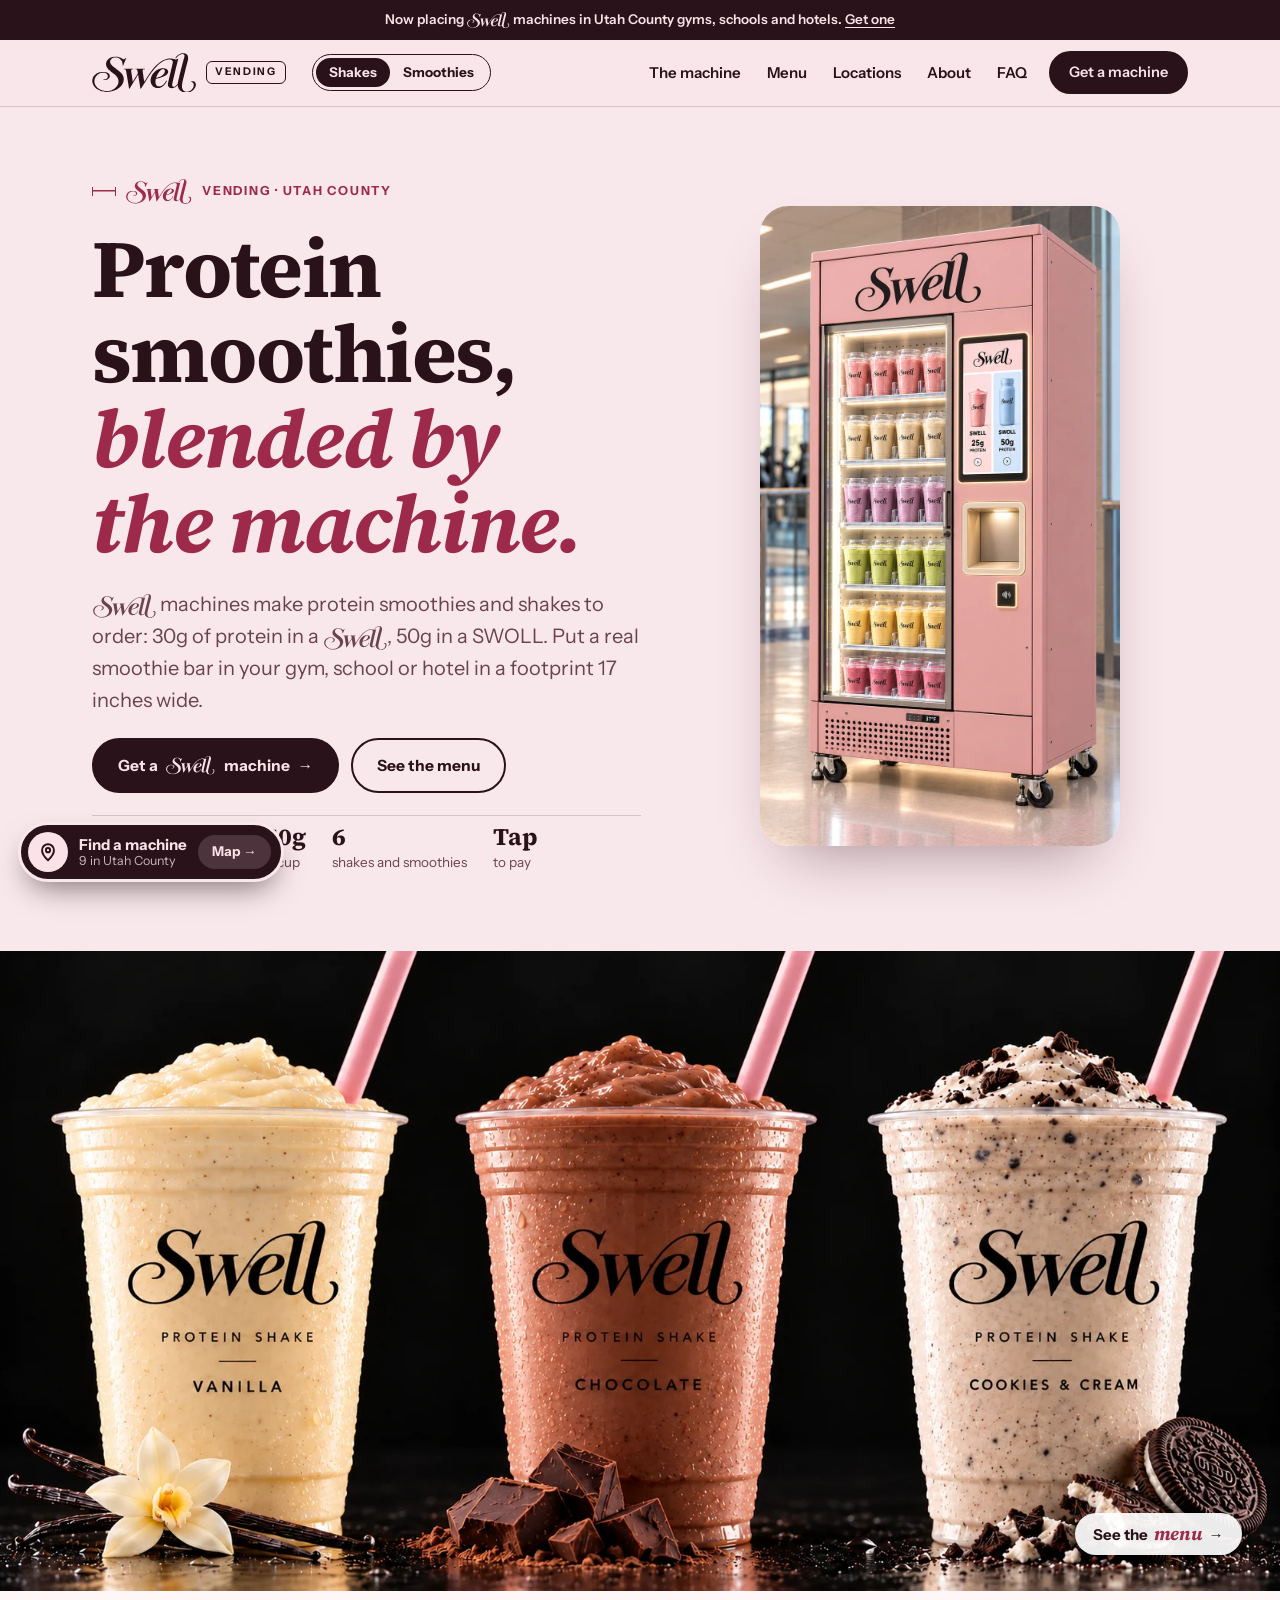
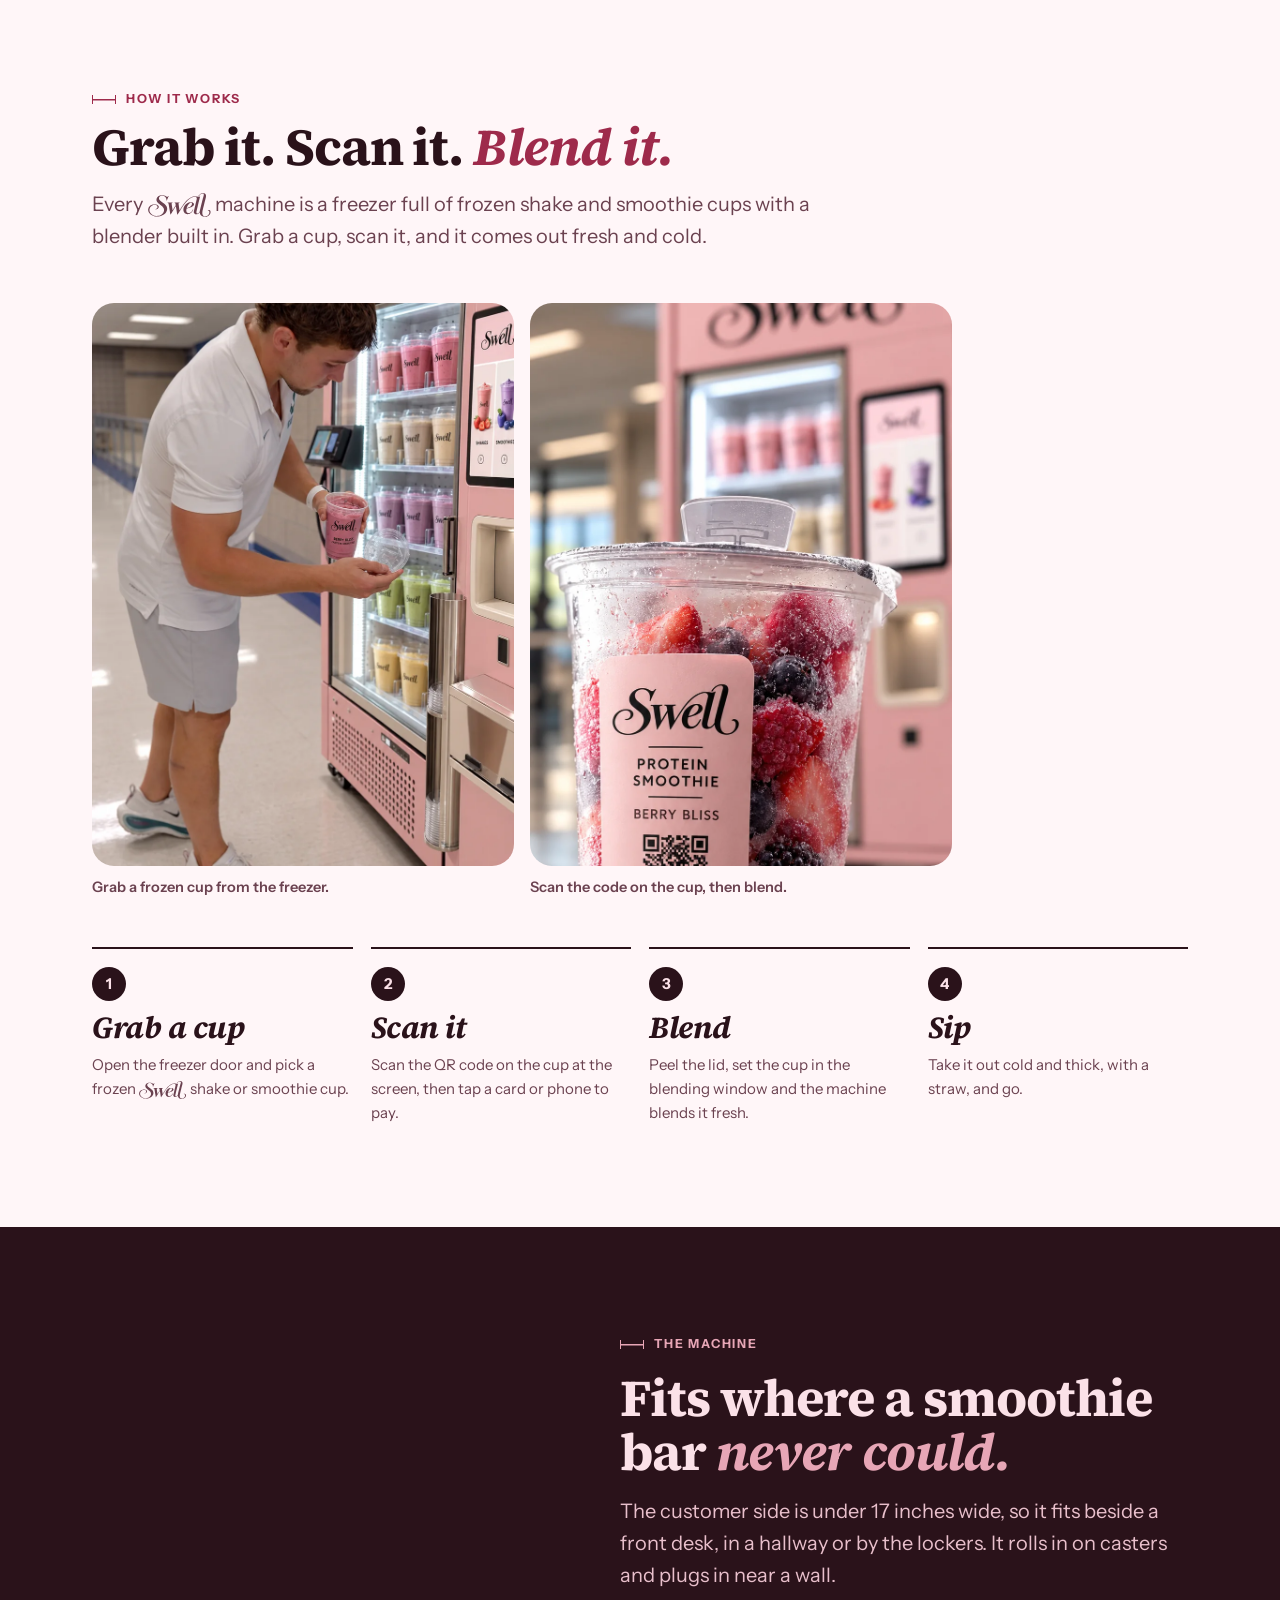
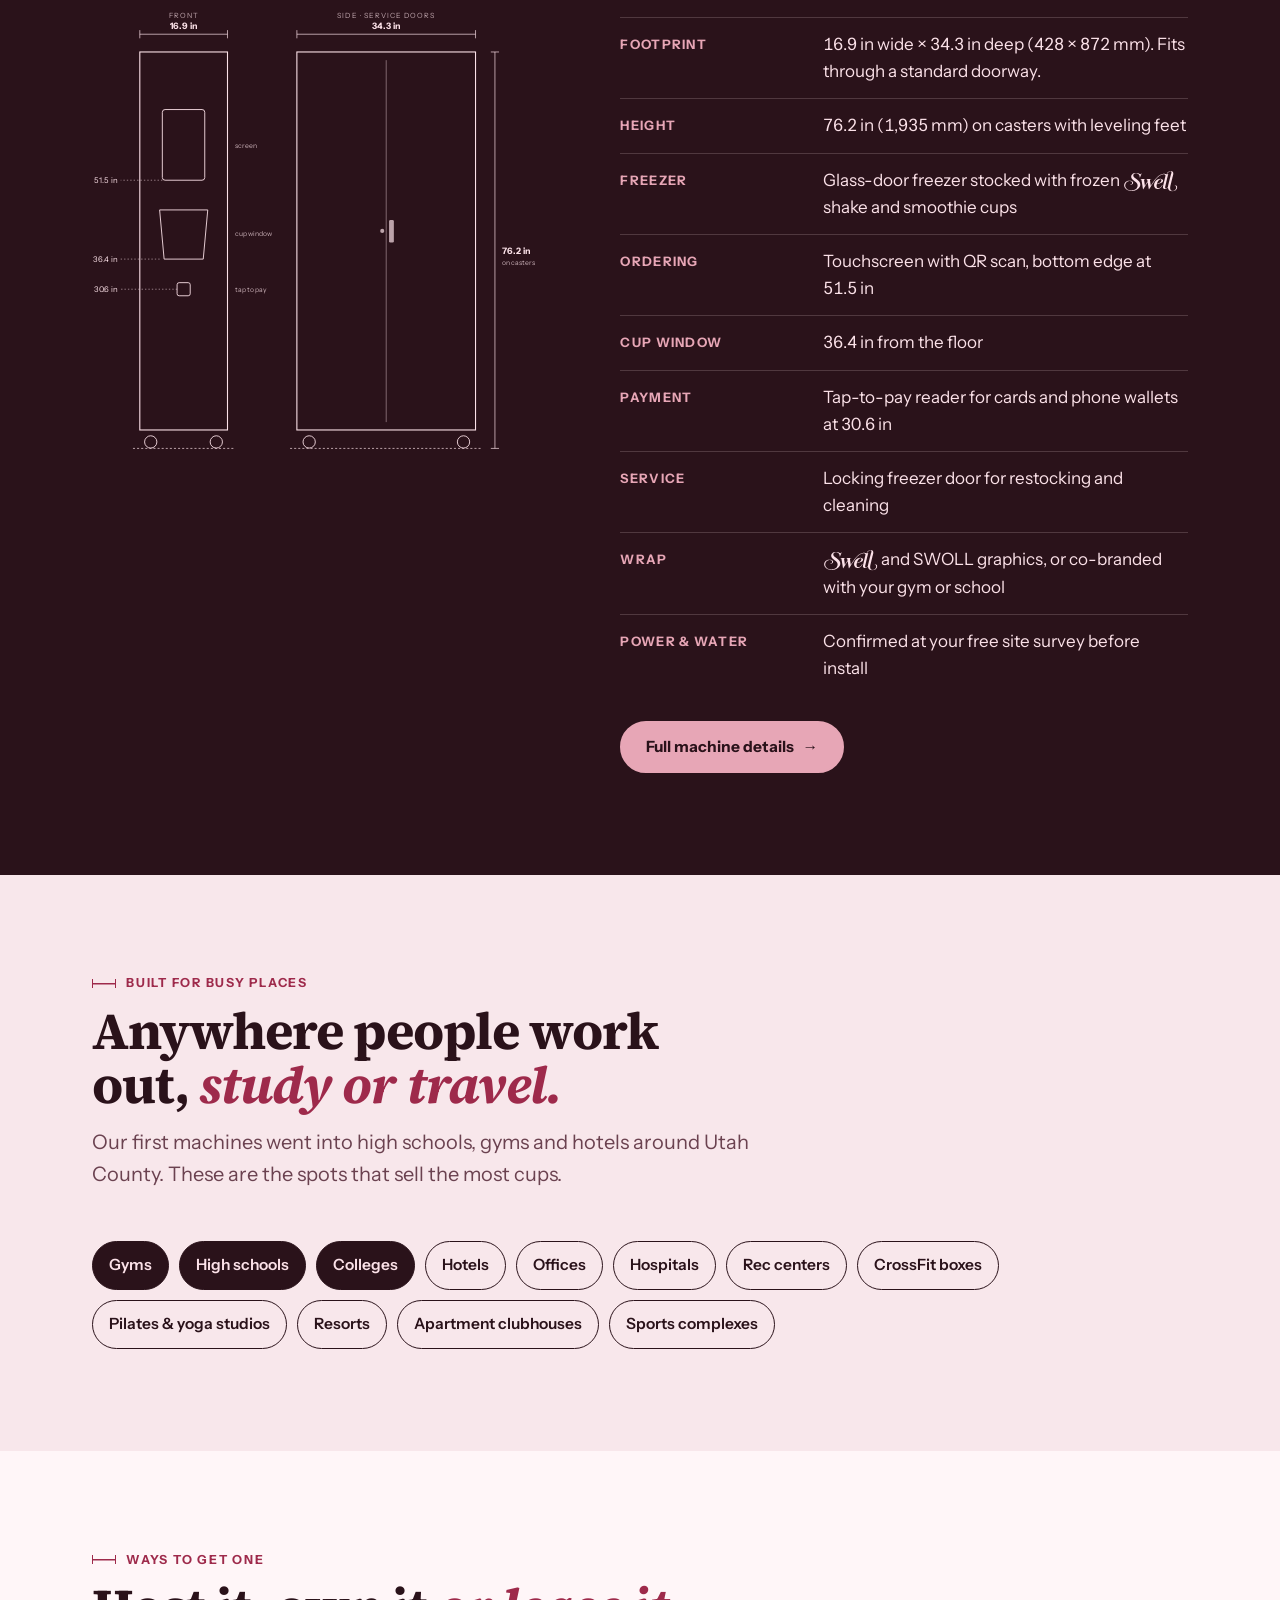
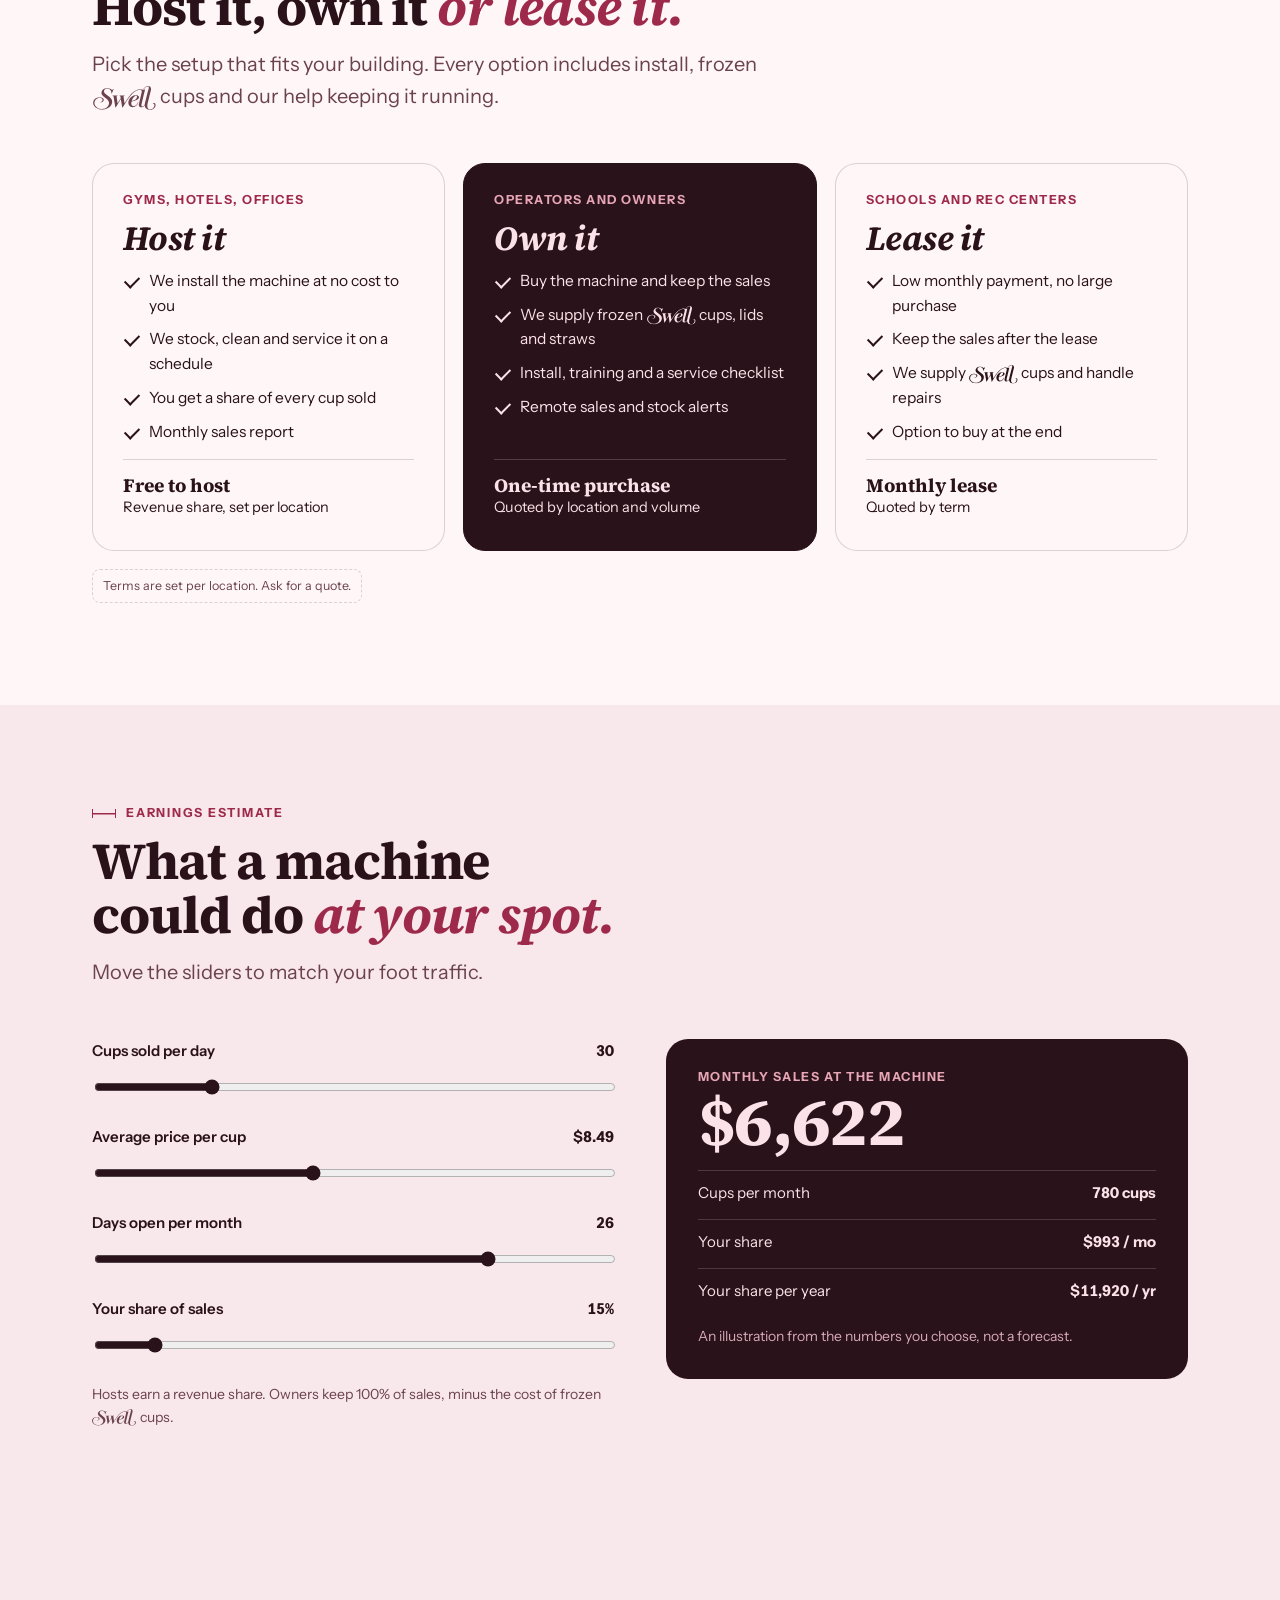
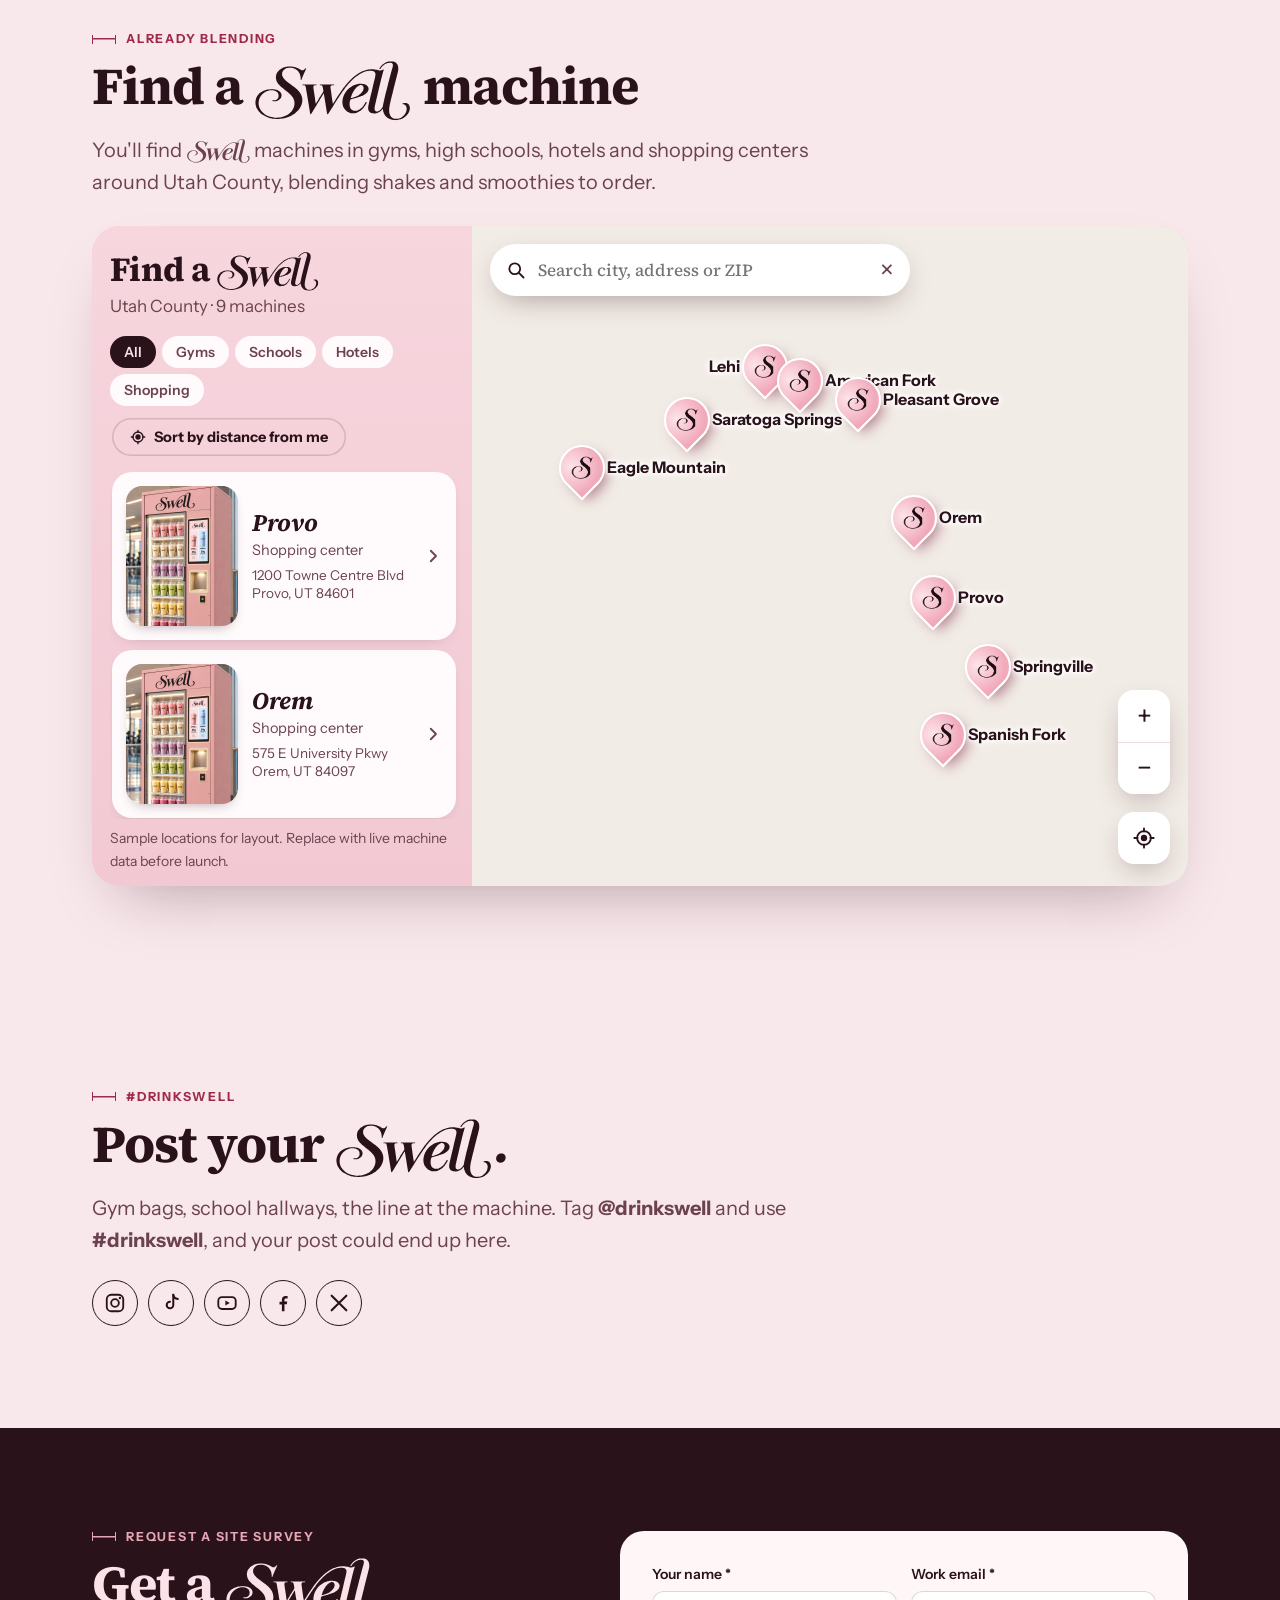
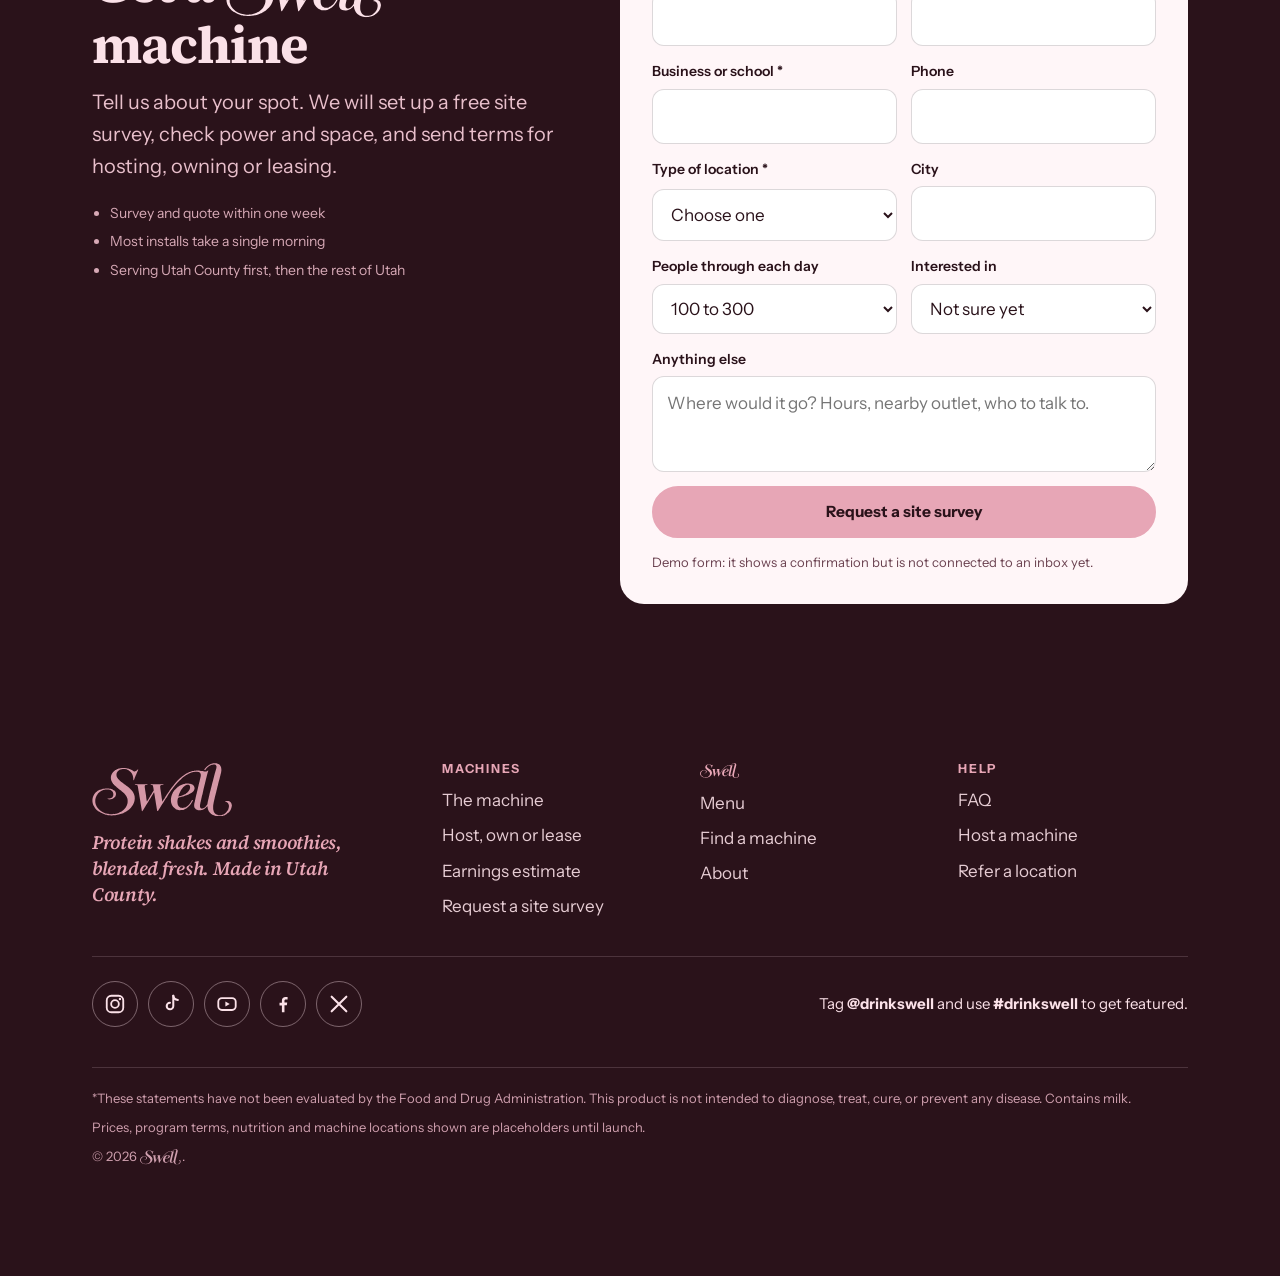
<file: index.html>
<!doctype html>
<html lang="en" data-line="shakes">
<head>
<meta charset="utf-8">
<meta name="viewport" content="width=device-width, initial-scale=1, viewport-fit=cover">
<title>SWELL Vending</title>
<meta name="claude:viewport-fit-sides" content="cover">
<meta name="description" content="SWELL vending machines blend fresh protein smoothies and shakes to order: 30g protein in a SWELL, 50g in a SWOLL. Host, own or lease one for your gym, school or hotel.">
<link rel="canonical" href="https://pdrayday.github.io/drinkswell/">
<meta name="theme-color" content="#f8e7eb">
<meta name="color-scheme" content="light dark">
<meta property="og:type" content="website"><meta property="og:site_name" content="SWELL Vending"><meta property="og:title" content="SWELL Vending"><meta property="og:description" content="SWELL vending machines blend fresh protein smoothies and shakes to order: 30g protein in a SWELL, 50g in a SWOLL. Host, own or lease one for your gym, school or hotel."><meta property="og:image" content="https://pdrayday.github.io/drinkswell/img/menu/shakes.webp">
<link rel="icon" href="favicon.ico" sizes="any"><link rel="icon" type="image/png" sizes="32x32" href="img/icons/favicon-32.png"><link rel="apple-touch-icon" href="img/icons/apple-touch-icon.png">
<link rel="preload" href="fonts/source-serif-4.woff2" as="font" type="font/woff2" crossorigin>
<link rel="preload" href="fonts/instrument-sans-400.woff2" as="font" type="font/woff2" crossorigin>
<link rel="preload" href="fonts/source-serif-4-italic.woff2" as="font" type="font/woff2" crossorigin>
<link rel="stylesheet" href="css/site.css">
<script>try{var l=localStorage.getItem("swell-line");if(l==="smoothies"||l==="shakes")document.documentElement.setAttribute("data-line",l)}catch(e){}</script>
</head>
<body>
<svg width="0" height="0" style="position:absolute" aria-hidden="true"><symbol id="swell-logo" viewBox="0 0 2496 954"><path fill-rule="evenodd" d="M2245.5,951.9C2242.8,951.5 2233.5,950.2 2225.0,949.1C2202.7,946.1 2182.8,940.0 2160.0,929.1C2152.1,925.3 2133.8,914.0 2126.5,908.5C2114.6,899.4 2094.5,877.2 2086.2,864.0C2081.6,856.6 2072.1,836.1 2069.2,827.0C2064.2,811.8 2060.0,790.3 2060.0,779.9C2060.0,769.8 2055.9,768.1 2050.6,776.0C2047.2,781.1 2028.8,799.5 2022.0,804.5C2020.5,805.6 2016.6,808.5 2013.4,811.0C2006.9,816.0 2003.8,818.0 1993.5,823.8C1962.8,841.0 1920.8,848.5 1890.5,842.0C1880.0,839.8 1866.3,834.8 1861.0,831.2C1859.6,830.3 1857.5,829.0 1856.3,828.5C1849.8,825.5 1830.0,803.7 1830.0,799.5C1830.0,799.0 1828.7,795.9 1827.1,792.6C1824.8,787.8 1823.8,783.5 1822.4,772.2C1820.8,759.5 1820.8,756.2 1821.9,743.7C1823.4,725.7 1824.8,716.4 1826.6,712.2C1827.3,710.3 1828.7,704.7 1829.5,699.7C1830.4,694.6 1831.9,687.8 1833.0,684.5C1834.0,681.2 1835.4,675.4 1836.0,671.5C1836.6,667.6 1837.9,662.0 1838.9,659.0C1840.0,656.0 1841.3,649.9 1842.0,645.5C1842.7,641.1 1844.0,635.5 1845.0,633.0C1846.0,630.5 1847.3,624.5 1847.9,619.6C1848.6,614.7 1849.8,609.1 1850.6,607.1C1851.4,605.2 1852.7,599.3 1853.6,594.1C1854.4,588.8 1855.9,582.2 1856.9,579.5C1857.9,576.8 1859.3,571.1 1860.0,567.0C1860.7,562.9 1862.0,557.5 1863.0,555.0C1864.0,552.5 1865.3,546.9 1866.0,542.5C1866.7,538.1 1868.0,532.3 1869.0,529.5C1870.0,526.8 1871.4,521.4 1872.1,517.5C1872.7,513.6 1874.1,508.2 1875.0,505.5C1876.0,502.7 1877.3,497.1 1878.0,493.0C1878.7,488.9 1880.0,483.5 1881.0,481.0C1882.0,478.5 1883.3,473.2 1883.9,469.2C1884.5,465.1 1885.9,459.3 1887.0,456.2C1888.1,453.2 1889.5,446.8 1890.1,442.1C1890.7,437.4 1892.0,431.5 1893.0,429.0C1894.0,426.5 1895.3,420.6 1895.9,415.8C1896.5,411.0 1897.9,404.3 1899.0,401.0C1900.1,397.6 1901.6,391.1 1902.4,386.5C1903.2,381.9 1904.4,377.1 1905.0,376.0C1905.6,374.9 1906.9,369.6 1908.0,364.2C1909.0,358.9 1910.4,353.1 1911.0,351.5C1911.6,349.9 1913.0,344.3 1914.1,339.2C1915.1,334.1 1916.5,329.0 1917.1,327.9C1917.6,326.8 1919.0,321.5 1920.0,316.2C1921.1,310.9 1922.5,304.7 1923.3,302.5C1924.1,300.3 1925.3,295.1 1926.0,291.0C1926.7,286.9 1928.1,281.2 1929.0,278.4C1930.0,275.5 1931.4,269.7 1932.0,265.6C1932.6,261.4 1934.0,255.0 1935.1,251.3C1936.1,247.6 1937.7,238.3 1938.6,230.6C1940.8,211.5 1939.6,199.9 1934.2,189.2C1928.0,176.8 1915.6,166.2 1902.5,162.0C1899.8,161.1 1896.5,159.8 1895.3,159.2C1891.5,157.1 1873.2,155.0 1859.0,155.0C1844.8,155.0 1821.2,157.2 1816.5,159.0C1815.0,159.6 1809.7,160.7 1804.6,161.6C1796.8,162.9 1784.4,166.4 1773.5,170.2C1771.8,170.8 1767.8,172.1 1764.5,173.2C1761.2,174.3 1756.4,176.2 1753.9,177.6C1751.3,178.9 1748.6,180.0 1747.9,180.0C1747.1,180.0 1744.3,181.1 1741.5,182.4C1738.8,183.7 1733.6,186.1 1730.0,187.8C1726.4,189.5 1721.5,191.8 1719.0,193.0C1716.5,194.2 1712.4,196.3 1709.9,197.8C1707.3,199.3 1703.2,201.6 1700.9,202.9C1698.5,204.2 1695.1,206.3 1693.4,207.6C1691.7,208.9 1689.9,210.0 1689.3,210.0C1688.8,210.0 1686.6,211.3 1684.4,213.0C1682.3,214.6 1680.0,216.0 1679.4,216.0C1678.8,216.0 1676.7,217.2 1674.7,218.8C1672.8,220.3 1669.9,222.3 1668.3,223.2C1666.8,224.2 1663.5,226.3 1661.0,228.0C1658.5,229.7 1655.2,231.8 1653.7,232.8C1652.2,233.7 1647.9,236.8 1644.3,239.5C1640.8,242.2 1636.8,245.2 1635.6,246.0C1630.0,249.9 1614.9,261.9 1609.6,266.7C1608.5,267.7 1606.6,269.2 1605.4,270.0C1601.3,272.9 1578.6,293.8 1556.7,315.0C1528.3,342.4 1467.1,412.7 1451.5,435.8C1450.1,437.8 1447.6,441.3 1445.9,443.5C1444.3,445.7 1441.3,449.9 1439.2,452.9C1434.8,459.4 1432.1,463.0 1427.7,468.7C1422.2,475.9 1409.1,493.4 1406.9,496.5C1405.8,498.1 1403.1,502.0 1401.0,505.0C1398.8,508.0 1396.1,511.9 1395.0,513.5C1393.9,515.1 1391.8,518.1 1390.5,520.0C1389.2,521.9 1387.1,525.1 1386.0,527.0C1384.8,528.9 1382.1,533.0 1380.0,536.0C1369.4,550.7 1360.1,564.6 1356.9,570.5C1355.7,572.7 1353.7,575.8 1352.4,577.3C1351.1,578.9 1350.0,580.6 1350.0,581.1C1350.0,581.6 1347.4,586.0 1344.2,590.8C1336.8,601.8 1322.9,622.7 1321.4,624.9C1319.1,628.3 1308.5,644.6 1307.0,647.0C1306.2,648.4 1304.6,651.0 1303.5,652.8C1302.4,654.7 1300.3,657.8 1298.8,659.7C1297.2,661.7 1296.0,663.8 1296.0,664.5C1296.0,665.2 1294.8,667.3 1293.2,669.3C1291.7,671.3 1288.3,676.6 1285.7,681.2C1283.0,685.8 1279.6,691.4 1278.2,693.7C1276.7,696.0 1273.3,701.4 1270.6,705.7C1267.9,710.0 1264.5,715.3 1263.0,717.5C1261.6,719.7 1260.1,722.2 1259.8,723.0C1259.5,723.8 1256.7,728.3 1253.6,732.8C1250.5,737.4 1248.0,741.4 1248.0,741.6C1248.0,741.8 1245.4,746.0 1242.1,750.8C1235.0,761.4 1225.5,776.2 1221.5,783.0C1219.8,785.8 1216.7,790.9 1214.5,794.4C1212.3,797.9 1209.4,802.6 1208.0,804.9C1206.6,807.3 1204.6,810.4 1203.5,811.8C1202.3,813.3 1199.4,817.9 1197.0,822.0C1194.6,826.1 1191.9,830.4 1191.0,831.5C1190.1,832.6 1187.1,837.3 1184.4,842.0C1176.1,856.2 1171.0,860.2 1165.0,857.0C1161.9,855.3 1161.1,852.9 1159.5,840.3C1158.6,833.8 1156.9,823.1 1155.5,816.5C1154.2,809.9 1152.4,799.1 1151.5,792.5C1150.6,785.9 1149.4,778.9 1148.9,776.9C1148.4,775.0 1147.1,766.8 1146.1,758.7C1145.0,750.7 1143.7,742.4 1143.1,740.3C1142.6,738.2 1141.2,729.8 1140.0,721.5C1138.9,713.2 1137.5,704.9 1137.0,703.0C1136.5,701.1 1135.4,693.6 1134.5,686.5C1133.6,679.4 1132.0,669.9 1131.0,665.5C1130.0,661.1 1128.6,653.2 1128.0,648.0C1127.4,642.8 1126.1,634.5 1125.0,629.5C1124.0,624.5 1122.6,615.8 1121.9,610.1C1121.3,604.4 1120.1,597.4 1119.4,594.6C1118.6,591.8 1117.3,583.6 1116.4,576.5C1115.6,569.4 1114.0,559.5 1112.9,554.5C1111.8,549.5 1110.6,541.6 1110.3,536.7C1110.0,531.9 1109.1,527.2 1108.4,526.2C1107.2,524.6 1107.0,524.6 1104.3,526.2C1102.8,527.1 1100.4,530.0 1099.0,532.7C1096.1,538.1 1093.1,543.1 1090.1,547.5C1084.4,555.6 1068.8,581.1 1067.0,585.1C1066.4,586.4 1064.4,590.0 1062.5,593.0C1060.6,596.0 1058.1,600.3 1056.9,602.5C1055.7,604.7 1053.7,607.8 1052.4,609.3C1051.1,610.9 1050.0,612.8 1050.0,613.5C1050.0,614.2 1048.9,616.1 1047.6,617.7C1046.3,619.2 1044.3,622.3 1043.1,624.5C1041.9,626.7 1039.9,630.1 1038.7,632.0C1037.5,634.0 1035.6,637.1 1034.5,638.9C1033.4,640.7 1031.5,643.6 1030.3,645.4C1029.1,647.1 1027.3,649.9 1026.4,651.5C1025.5,653.1 1023.7,655.8 1022.4,657.3C1021.1,658.9 1020.0,660.7 1020.0,661.3C1020.0,662.0 1018.6,664.3 1017.0,666.4C1015.3,668.6 1014.0,670.8 1014.0,671.3C1014.0,672.2 1012.0,675.7 1005.5,686.0C1004.3,687.9 1001.1,693.2 998.4,697.8C995.7,702.3 992.1,708.2 990.5,710.8C988.9,713.5 986.6,717.1 985.5,718.9C984.4,720.7 982.3,723.8 980.8,725.7C979.2,727.7 978.0,729.8 978.0,730.5C978.0,731.2 976.7,733.4 975.0,735.5C973.4,737.6 972.0,739.8 972.0,740.5C972.0,741.2 970.7,743.4 969.0,745.5C967.4,747.6 966.0,749.8 966.0,750.5C966.0,751.2 964.7,753.4 963.0,755.5C961.4,757.6 960.0,759.7 960.0,760.3C960.0,760.9 958.9,762.7 957.6,764.4C956.3,766.1 954.2,769.5 952.9,771.9C948.1,780.5 938.8,795.8 933.1,804.5C931.6,806.7 929.9,809.6 929.2,811.0C928.5,812.4 927.0,814.9 925.7,816.7C924.5,818.4 922.1,822.2 920.5,825.0C918.9,827.9 916.5,831.4 915.4,832.8C914.2,834.3 912.3,837.4 911.2,839.7C910.0,842.0 908.6,844.2 908.0,844.5C907.4,844.9 906.4,846.6 905.6,848.4C903.5,853.5 898.2,859.0 895.4,859.0C890.7,859.0 888.3,855.1 887.5,846.4C887.1,842.1 886.2,835.4 885.4,831.5C884.7,827.6 883.2,819.1 882.1,812.5C881.0,805.9 879.0,794.0 877.7,786.0C876.3,778.0 873.8,762.0 872.1,750.5C870.3,739.0 868.2,725.2 867.4,720.0C866.5,714.8 865.0,705.1 864.0,698.5C862.1,686.1 858.6,665.9 854.5,643.5C853.2,636.4 851.8,628.0 851.5,625.0C851.1,622.0 849.8,613.9 848.5,607.0C847.2,600.1 845.9,591.1 845.5,587.0C845.1,582.9 844.2,576.7 843.4,573.2C842.6,569.7 841.1,561.2 840.0,554.2C838.9,547.2 837.2,537.2 836.1,532.0C835.1,526.8 833.9,519.8 833.5,516.5C833.1,513.2 831.9,506.2 830.9,500.9C828.9,491.3 827.0,479.1 822.5,449.0C816.6,410.1 812.7,400.1 800.9,393.9C797.1,391.9 794.6,391.5 781.3,391.0C771.3,390.7 765.7,390.1 764.9,389.3C762.9,387.3 763.5,382.2 766.0,379.5L768.3,377.0L878.1,377.0C976.5,377.0 988.0,377.2 989.4,378.6C991.4,380.6 991.4,385.9 989.4,388.8C988.0,390.9 987.2,391.0 973.2,391.0C959.9,391.0 958.0,391.2 953.5,393.4C943.1,398.2 939.2,406.5 940.3,421.4C941.7,439.8 943.2,453.1 945.0,463.5C946.1,469.6 947.4,479.2 948.1,485.0C948.7,490.8 950.0,499.3 951.0,504.0C952.0,508.7 953.4,517.0 954.0,522.5C954.6,528.0 956.0,537.0 957.0,542.5C958.1,548.0 959.4,557.5 960.0,563.5C960.6,569.5 962.0,579.2 963.0,585.0C964.1,590.8 965.4,601.1 966.0,608.0C966.6,614.9 967.9,625.2 969.0,631.0C970.0,636.8 971.4,646.5 972.0,652.5C972.6,658.5 973.8,666.0 974.6,669.1C975.3,672.2 976.0,676.8 976.0,679.3C976.0,684.0 977.7,686.4 980.6,685.8C981.5,685.6 982.6,684.8 983.0,684.0C983.4,683.2 985.5,679.1 987.5,675.0C989.5,670.9 992.0,666.6 993.0,665.5C994.0,664.4 995.5,662.0 996.5,660.1C997.4,658.2 999.1,655.8 1000.1,654.7C1001.1,653.5 1002.0,652.2 1002.0,651.7C1002.0,650.7 1005.0,645.6 1010.8,637.0C1012.5,634.3 1014.0,631.6 1014.0,631.2C1014.0,630.7 1014.9,629.1 1016.0,627.7C1018.1,625.0 1022.7,617.0 1025.9,610.4C1026.9,608.1 1028.3,605.9 1028.9,605.5C1029.5,605.2 1030.7,603.2 1031.6,601.2C1033.0,597.6 1035.1,594.2 1041.2,585.3C1042.7,583.0 1044.0,580.9 1044.0,580.6C1044.0,580.0 1046.9,575.5 1053.0,566.5C1059.7,556.7 1062.0,552.9 1062.0,552.1C1062.0,551.6 1063.1,549.9 1064.4,548.3C1065.7,546.8 1067.7,543.7 1068.9,541.5C1070.1,539.3 1072.5,535.1 1074.3,532.2C1076.1,529.3 1081.1,521.0 1085.4,513.7C1089.8,506.5 1094.4,499.1 1095.6,497.5C1100.2,491.1 1100.5,488.4 1098.7,470.8C1097.8,461.8 1096.3,451.8 1095.5,448.5C1094.6,445.2 1093.0,437.6 1092.0,431.5C1087.6,406.7 1083.9,398.2 1075.5,393.7C1072.2,391.9 1069.4,391.5 1059.0,391.2C1045.3,390.8 1043.0,389.9 1043.0,385.0C1043.0,383.5 1043.9,381.1 1045.1,379.6L1047.1,377.0L1158.5,377.0C1238.7,377.0 1270.6,377.3 1272.4,378.1C1273.7,378.7 1275.1,380.1 1275.3,381.2C1276.0,383.9 1274.2,388.8 1272.0,390.0C1271.0,390.6 1262.6,391.0 1253.4,391.0C1237.6,391.0 1236.5,391.1 1230.9,393.6C1224.0,396.7 1218.8,402.7 1216.3,410.7C1214.8,415.4 1214.8,417.3 1215.9,428.2C1217.2,441.6 1218.9,454.6 1222.5,480.0C1223.8,489.1 1225.2,499.0 1225.5,502.0C1225.8,505.0 1226.5,509.8 1227.1,512.5C1227.6,515.2 1229.1,526.0 1230.5,536.5C1231.9,547.0 1233.4,558.4 1233.9,562.0C1240.0,602.8 1244.3,631.4 1246.0,642.0C1246.6,646.1 1248.0,655.1 1249.1,662.0C1250.1,668.9 1251.0,676.4 1251.0,678.6C1251.0,684.1 1253.7,687.7 1256.7,686.2C1257.9,685.5 1259.2,683.8 1259.8,682.2C1260.7,679.7 1272.2,661.5 1281.2,648.3C1282.7,646.0 1284.0,643.8 1284.0,643.2C1284.0,642.7 1284.9,641.5 1285.9,640.6C1287.0,639.6 1288.6,637.2 1289.5,635.3C1290.4,633.4 1292.1,630.3 1293.3,628.5C1294.5,626.6 1296.6,623.2 1298.0,620.9C1299.4,618.6 1302.3,613.9 1304.5,610.4C1306.7,606.9 1309.8,601.8 1311.5,599.0C1316.2,590.9 1320.7,583.8 1323.0,580.5C1324.2,578.9 1326.6,575.0 1328.5,572.0C1330.3,569.0 1333.0,564.9 1334.5,563.0C1337.2,559.4 1346.0,546.3 1349.5,540.6C1350.6,538.8 1352.5,536.0 1353.8,534.4C1359.9,526.6 1362.0,523.6 1362.0,522.5C1362.0,521.8 1363.2,519.7 1364.8,517.7C1366.3,515.8 1368.3,512.9 1369.2,511.3C1371.1,508.3 1374.0,503.9 1381.1,493.3C1388.4,482.4 1388.8,481.7 1392.5,477.0C1394.4,474.5 1396.9,470.9 1398.0,469.0C1399.1,467.1 1401.4,463.7 1403.1,461.5C1404.7,459.3 1407.3,455.7 1408.8,453.5C1412.0,448.7 1416.5,442.7 1420.0,438.4C1421.4,436.7 1423.6,433.9 1425.0,432.1C1426.4,430.4 1429.1,426.9 1431.0,424.5C1434.6,420.0 1440.3,412.8 1461.3,386.1C1463.6,383.2 1466.2,380.1 1467.1,379.1C1468.0,378.2 1474.7,370.5 1482.0,362.0C1510.6,328.7 1540.3,298.3 1572.4,269.5C1577.3,265.1 1582.7,260.2 1584.4,258.6C1586.1,257.0 1589.1,254.6 1591.0,253.1C1592.9,251.7 1597.0,248.5 1600.0,246.0C1606.5,240.6 1615.8,233.4 1624.0,227.5C1625.9,226.1 1629.5,223.4 1632.0,221.5C1634.5,219.6 1638.1,217.1 1640.0,216.0C1641.9,214.9 1645.5,212.4 1648.0,210.5C1650.5,208.5 1653.8,206.2 1655.3,205.2C1656.9,204.3 1659.8,202.3 1661.7,200.8C1663.7,199.2 1665.8,198.0 1666.5,198.0C1667.2,198.0 1669.0,197.0 1670.6,195.8C1672.1,194.5 1675.4,192.5 1678.0,191.3C1680.5,190.1 1683.2,188.6 1684.0,188.1C1684.8,187.5 1687.5,186.2 1690.0,185.0C1696.6,182.0 1702.3,179.1 1704.0,177.9C1704.8,177.4 1707.5,176.0 1710.0,174.9C1712.5,173.8 1715.2,172.5 1716.0,171.9C1716.8,171.4 1719.1,170.3 1721.0,169.4C1722.9,168.5 1726.8,166.7 1729.5,165.4C1732.2,164.1 1735.8,162.7 1737.5,162.4C1739.2,162.0 1742.2,160.8 1744.4,159.8C1749.2,157.4 1760.3,153.4 1769.5,150.9C1773.3,149.9 1778.3,148.3 1780.5,147.5C1782.7,146.7 1789.2,145.1 1795.0,144.0C1800.8,142.9 1808.0,141.4 1811.0,140.6C1820.3,138.1 1856.4,134.7 1878.0,134.3C1895.4,133.9 1902.2,134.2 1923.0,136.5C1936.5,137.9 1952.0,140.2 1957.5,141.5C1963.0,142.8 1969.8,144.2 1972.5,144.6C1975.2,145.0 1979.9,146.1 1982.9,147.1C1989.5,149.4 2010.4,153.0 2016.8,153.0C2028.6,152.9 2045.8,148.1 2056.0,142.0C2067.7,134.9 2068.2,134.7 2070.6,135.8C2073.6,137.2 2074.6,141.0 2072.7,144.6C2068.2,153.7 2053.6,204.4 2043.5,246.5C2039.6,262.7 2036.4,275.2 2033.0,287.0C2031.8,291.1 2029.9,298.3 2028.9,303.0C2027.8,307.7 2026.3,313.5 2025.5,316.0C2024.8,318.5 2023.4,324.4 2022.5,329.2C2021.7,334.1 2020.1,340.8 2019.1,344.2C2018.0,347.7 2016.9,352.7 2016.5,355.5C2016.1,358.2 2014.8,363.9 2013.5,368.0C2011.0,376.1 2008.3,386.8 2004.0,405.5C2002.5,412.1 2000.6,420.2 1999.7,423.5C1998.9,426.8 1996.8,435.8 1995.0,443.5C1993.3,451.2 1991.0,461.1 1989.8,465.5C1988.7,469.9 1986.9,477.5 1985.9,482.4C1984.9,487.3 1983.6,492.7 1983.0,494.4C1982.4,496.1 1981.2,501.3 1980.5,506.0C1979.7,510.7 1978.2,517.2 1977.2,520.5C1976.1,523.8 1975.0,529.4 1974.6,532.9C1974.2,536.4 1972.8,542.7 1971.5,546.9C1970.2,551.1 1968.9,556.8 1968.5,559.5C1968.2,562.2 1966.8,568.1 1965.5,572.5C1963.1,580.2 1961.4,587.4 1956.6,608.5C1955.3,614.0 1953.6,620.8 1952.7,623.5C1951.9,626.2 1950.4,632.7 1949.5,637.8C1948.6,642.9 1947.3,648.7 1946.6,650.8C1945.9,652.8 1945.0,656.8 1944.6,659.5C1944.2,662.2 1942.9,668.3 1941.6,673.0C1940.3,677.7 1938.7,684.9 1938.0,689.0C1937.3,693.1 1936.1,698.2 1935.4,700.3C1934.6,702.4 1933.3,708.3 1932.5,713.3C1931.6,718.4 1930.1,725.4 1929.1,729.0C1926.5,737.7 1925.0,751.0 1925.0,764.5C1925.0,784.4 1927.5,792.4 1936.4,801.8C1942.7,808.5 1945.3,810.0 1953.6,811.5C1960.2,812.8 1962.5,812.8 1970.6,811.6C1980.3,810.2 1990.4,806.2 1996.7,801.4C1998.4,800.1 2000.3,799.0 2000.9,799.0C2002.7,799.0 2025.1,778.8 2032.0,770.9C2043.6,757.8 2054.7,742.4 2057.0,736.6C2057.5,735.2 2058.6,728.1 2059.5,720.9C2060.3,713.7 2061.2,707.5 2061.5,707.1C2061.7,706.7 2062.8,701.4 2063.9,695.4C2065.0,689.4 2067.5,677.5 2069.5,669.0C2071.5,660.5 2073.9,649.2 2075.0,644.0C2076.1,638.8 2078.3,629.1 2079.9,622.5C2082.7,610.7 2084.6,602.6 2091.0,574.5C2095.2,556.0 2101.8,529.1 2108.0,505.0C2110.8,494.3 2115.1,477.6 2117.6,468.0C2120.1,458.4 2123.0,447.1 2124.0,443.0C2125.0,438.9 2128.8,423.8 2132.4,409.5C2136.1,395.2 2140.2,379.0 2141.5,373.5C2145.8,355.5 2147.2,349.6 2150.1,339.6C2151.7,334.2 2153.0,329.2 2153.0,328.6C2153.0,328.0 2154.4,322.3 2156.1,316.0C2157.8,309.7 2160.5,299.3 2162.2,293.0C2163.9,286.7 2166.5,277.0 2168.0,271.5C2169.6,266.0 2171.5,258.8 2172.3,255.5C2176.7,237.4 2178.5,230.7 2180.5,223.5C2181.8,219.1 2183.5,212.8 2184.3,209.5C2188.9,191.0 2191.3,182.1 2192.6,178.6C2193.5,176.4 2194.6,172.1 2195.1,169.1C2195.7,166.0 2197.2,160.1 2198.6,156.0C2204.0,139.1 2205.2,135.2 2206.7,129.5C2207.5,126.2 2209.2,120.3 2210.5,116.5C2211.8,112.7 2213.2,107.9 2213.5,106.0C2213.9,104.1 2215.3,98.5 2216.8,93.5C2219.1,85.5 2219.4,82.8 2219.4,69.0L2219.5,53.5L2215.5,47.2C2211.9,41.3 2209.7,39.0 2202.2,33.3C2197.7,29.9 2183.9,26.7 2173.5,26.7C2163.5,26.7 2138.2,30.8 2133.5,33.2C2131.8,34.1 2128.9,35.1 2127.0,35.5C2123.7,36.1 2111.3,41.5 2106.0,44.6C2104.6,45.4 2101.7,46.9 2099.5,47.9C2097.3,48.9 2094.9,50.5 2094.1,51.4C2093.4,52.3 2092.2,53.0 2091.5,53.0C2090.9,53.0 2088.3,54.5 2085.9,56.2C2080.1,60.5 2078.1,61.9 2073.2,65.2C2066.7,69.5 2042.6,93.5 2036.4,101.6C2033.4,105.6 2028.8,112.6 2026.2,117.2C2020.3,127.4 2018.1,128.8 2010.3,127.0C2000.9,124.9 1999.9,119.3 2007.3,110.1C2009.1,107.9 2013.0,102.9 2016.0,98.9C2035.3,73.3 2062.7,48.6 2085.1,36.6C2087.6,35.3 2090.2,33.5 2090.9,32.6C2091.6,31.8 2093.8,30.6 2095.7,29.9C2097.7,29.3 2100.8,27.7 2102.8,26.4C2104.7,25.1 2106.8,24.0 2107.4,24.0C2108.0,24.0 2110.5,22.9 2113.0,21.6C2115.5,20.3 2119.5,18.7 2122.0,18.0C2124.5,17.4 2127.9,16.0 2129.5,15.0C2131.2,13.9 2135.2,12.7 2138.5,12.1C2141.8,11.5 2147.9,10.1 2152.0,8.9C2158.9,6.8 2161.7,6.6 2189.0,6.6L2218.5,6.5L2230.6,9.7C2237.3,11.5 2245.3,14.3 2248.5,16.0C2251.6,17.6 2254.8,19.0 2255.5,19.0C2256.2,19.0 2257.3,19.7 2258.1,20.6C2258.8,21.4 2261.0,23.0 2263.0,24.0C2270.7,27.9 2289.4,49.2 2292.7,57.6C2293.1,58.6 2294.4,61.0 2295.7,62.9C2297.0,64.8 2298.0,67.1 2298.0,68.2C2298.0,69.2 2299.1,72.8 2300.5,76.1C2303.7,83.7 2307.0,107.8 2307.0,123.5C2307.0,136.1 2302.8,169.8 2300.7,175.0C2299.9,176.9 2298.7,181.9 2298.0,186.0C2297.3,190.1 2295.9,195.6 2294.9,198.2C2293.9,200.8 2292.6,205.9 2291.9,209.7C2291.3,213.4 2290.0,218.5 2289.0,221.0C2288.0,223.5 2286.7,228.9 2286.0,233.0C2285.3,237.1 2284.1,242.1 2283.3,244.0C2282.5,245.9 2281.2,250.9 2280.4,255.0C2279.6,259.1 2277.9,266.1 2276.6,270.5C2274.4,278.1 2272.8,283.9 2269.3,297.5C2265.7,311.7 2264.9,314.9 2263.0,322.5C2261.9,326.9 2260.1,333.2 2259.1,336.5C2258.0,339.8 2256.5,345.9 2255.6,350.0C2254.8,354.1 2253.4,359.4 2252.6,361.8C2251.8,364.1 2250.6,368.8 2250.0,372.3C2249.4,375.7 2247.8,381.9 2246.5,386.0C2245.3,390.1 2243.9,396.0 2243.5,399.0C2243.1,402.0 2242.0,406.5 2241.0,409.0C2240.1,411.5 2238.7,416.6 2238.0,420.5C2237.4,424.4 2235.8,430.9 2234.5,435.0C2233.3,439.1 2231.9,444.5 2231.5,447.0C2231.2,449.5 2230.0,454.2 2229.0,457.5C2227.9,460.8 2226.4,467.1 2225.6,471.5C2224.8,475.9 2223.5,481.3 2222.7,483.5C2221.9,485.7 2220.7,490.9 2220.0,495.0C2219.3,499.1 2217.9,504.8 2216.9,507.7C2215.9,510.6 2214.4,516.6 2213.6,521.2C2212.7,525.8 2211.2,531.8 2210.1,534.5C2209.1,537.3 2207.9,541.8 2207.5,544.5C2207.1,547.3 2205.8,552.9 2204.5,557.0C2203.1,561.1 2201.4,567.4 2200.7,571.0C2199.9,574.6 2198.3,581.3 2197.1,586.0C2192.9,602.3 2191.9,606.6 2189.9,616.5C2188.8,622.0 2187.3,628.5 2186.5,631.0C2185.7,633.5 2184.4,639.1 2183.6,643.5C2182.7,647.9 2181.4,653.7 2180.5,656.4C2179.7,659.1 2178.5,664.3 2177.9,667.9C2177.3,671.5 2176.1,676.9 2175.3,679.8C2174.0,684.6 2172.0,694.3 2167.6,718.0C2161.6,750.3 2159.8,769.9 2160.3,797.5C2160.6,819.9 2161.0,823.9 2163.4,835.5C2164.9,842.6 2167.7,853.0 2169.5,858.5C2173.1,868.9 2179.3,882.4 2181.0,883.5C2181.6,883.9 2182.9,885.9 2184.1,888.1C2188.8,897.4 2207.9,913.6 2222.0,920.3C2228.2,923.2 2243.9,928.3 2251.8,929.9C2258.5,931.3 2286.4,931.3 2295.0,930.0C2305.2,928.4 2326.1,923.0 2330.2,920.9C2332.3,919.9 2334.4,919.0 2335.1,919.0C2336.4,919.0 2352.4,911.1 2358.0,907.8C2371.8,899.5 2381.4,891.8 2394.4,878.6C2402.5,870.3 2415.1,854.2 2417.8,848.6C2418.7,846.9 2420.3,844.1 2421.6,842.5C2422.8,840.9 2424.1,838.4 2424.5,837.0C2424.9,835.6 2425.9,833.4 2426.8,832.0C2428.8,828.7 2433.7,815.1 2435.6,807.5C2441.2,784.3 2441.4,782.5 2441.5,768.5C2441.5,755.5 2441.3,753.7 2438.2,743.8C2434.7,732.4 2430.9,724.3 2425.8,717.6C2421.3,711.8 2413.1,704.3 2409.0,702.4C2407.1,701.5 2404.4,699.9 2403.0,699.0C2399.5,696.5 2389.5,694.7 2383.5,695.4C2376.9,696.1 2374.7,694.7 2375.2,690.0C2375.5,686.4 2375.7,686.2 2385.0,682.0C2398.1,675.9 2418.6,674.3 2435.5,678.0C2464.3,684.3 2486.6,709.2 2491.0,739.8C2491.5,743.7 2492.7,748.8 2493.5,751.2C2495.3,756.6 2495.4,759.3 2493.5,765.3C2492.7,768.0 2491.5,774.0 2490.9,778.8C2488.5,796.9 2481.2,817.8 2471.0,835.9C2458.6,857.9 2436.8,882.6 2416.1,898.2C2411.5,901.7 2406.1,905.7 2404.1,907.2C2402.1,908.7 2398.8,910.8 2396.8,912.0C2394.8,913.1 2391.6,915.0 2389.7,916.2C2381.1,921.9 2357.1,933.5 2348.0,936.5C2345.0,937.5 2341.3,938.9 2339.7,939.7C2333.1,943.0 2311.1,947.7 2293.5,949.5C2290.2,949.8 2284.0,950.8 2279.6,951.6C2271.2,953.1 2253.7,953.3 2245.5,951.9ZM338.5,934.0C329.7,933.5 316.7,932.5 309.5,931.6C302.4,930.7 294.8,930.0 292.8,930.0C288.1,930.0 255.8,923.6 246.5,920.9C226.0,914.8 216.0,911.7 211.5,910.0C208.8,908.9 203.8,907.2 200.5,906.1C181.5,900.0 139.0,878.2 124.0,866.9C122.1,865.5 119.7,864.0 118.6,863.6C111.3,861.0 66.8,820.2 59.6,809.4C58.5,807.6 55.5,803.6 53.0,800.3C47.4,793.1 38.0,778.9 35.2,773.3C34.0,771.0 32.6,768.9 32.1,768.6C31.6,768.2 30.6,766.3 29.9,764.2C29.3,762.2 27.9,759.4 27.0,758.0C26.0,756.6 24.7,753.5 24.0,751.0C23.3,748.5 21.9,744.8 20.8,742.7C17.8,736.7 12.5,717.1 9.4,700.0C8.4,694.2 7.5,683.4 7.2,672.5C6.9,656.6 7.1,652.6 9.4,638.5C10.8,629.7 13.1,619.1 14.5,615.0C15.8,610.9 17.8,604.8 18.8,601.5C21.8,592.4 25.3,583.8 27.6,580.0C28.8,578.1 30.1,575.4 30.5,574.0C30.9,572.6 32.3,570.1 33.6,568.4C34.9,566.7 36.0,565.0 36.0,564.5C36.0,563.8 42.6,553.7 47.3,547.5C50.4,543.3 60.8,531.2 65.0,527.0C70.0,522.0 82.8,511.1 87.9,507.5C90.2,505.9 93.9,503.1 96.0,501.5C103.7,495.4 113.1,490.2 138.7,477.8C147.0,473.8 177.0,463.9 186.5,462.0C189.8,461.3 195.7,460.0 199.5,459.0C208.1,456.7 234.8,454.1 257.5,453.3C278.6,452.6 312.2,455.6 327.0,459.5C332.2,460.9 339.0,462.6 342.0,463.4C348.4,465.1 362.6,470.1 365.5,471.8C366.6,472.4 369.5,473.9 372.0,475.0C382.0,479.6 387.0,483.0 397.9,492.2C407.1,499.9 417.6,513.1 419.5,519.0C419.9,520.4 421.3,523.3 422.6,525.5C425.0,529.6 428.0,544.7 428.0,552.6C428.0,559.7 424.9,575.3 422.4,580.9C421.1,583.8 420.0,586.7 420.0,587.2C420.0,587.8 417.9,591.7 415.3,595.9C403.4,615.0 373.5,637.9 353.2,643.4C350.1,644.3 345.0,645.7 342.0,646.6C333.2,649.1 305.8,649.7 293.5,647.6C281.4,645.5 277.6,643.6 277.2,639.3C277.0,636.9 277.5,635.7 279.7,634.0C282.0,632.2 283.2,631.9 287.0,632.5C311.7,636.0 331.3,632.0 350.6,619.4C363.6,611.0 374.4,594.6 378.2,577.8C385.3,545.8 375.1,514.9 351.3,496.2C346.0,492.0 334.9,485.0 333.6,485.0C333.2,485.0 331.6,484.2 330.2,483.2C325.8,480.2 311.6,476.1 298.1,473.9C287.2,472.1 282.7,471.9 264.5,472.3C241.1,472.9 228.3,474.5 216.1,478.4C211.6,479.8 207.1,481.0 206.2,481.0C205.3,481.0 203.2,481.7 201.5,482.6C199.8,483.5 195.8,485.2 192.5,486.5C182.9,490.2 175.5,493.4 172.9,495.1C171.6,496.0 168.5,497.7 166.0,498.9C159.7,501.9 157.4,503.4 141.0,514.7C131.0,521.7 110.1,541.7 103.8,550.5C102.2,552.7 100.0,555.6 99.0,557.0C94.5,562.9 91.9,566.8 89.3,571.4C87.8,574.0 85.3,578.3 83.8,580.9C82.3,583.4 80.4,587.1 79.5,589.0C78.6,590.9 76.7,594.8 75.4,597.5C74.0,600.2 72.3,604.5 71.6,607.0C70.8,609.5 69.3,613.8 68.2,616.5C67.1,619.2 65.5,624.4 64.6,628.0C63.8,631.6 62.5,636.8 61.6,639.7C56.4,658.0 57.4,707.2 63.4,723.7C64.2,726.0 65.3,730.4 65.9,733.4C66.5,736.5 68.1,741.4 69.5,744.3C70.9,747.3 72.0,750.3 72.0,751.1C72.0,752.4 76.4,762.1 79.6,768.0C80.4,769.4 81.9,772.5 83.1,775.0C84.3,777.5 86.2,780.7 87.4,782.1C88.6,783.6 90.4,786.3 91.5,788.1C100.9,804.1 115.8,820.8 135.5,837.7C141.6,842.9 147.4,847.9 148.5,848.9C151.0,851.2 164.5,860.5 171.3,864.7C187.2,874.4 200.5,880.9 223.0,890.0C231.5,893.4 255.3,901.0 257.4,901.0C258.4,901.0 262.3,901.9 265.9,902.9C269.5,904.0 277.0,905.6 282.5,906.5C288.0,907.4 295.7,908.7 299.5,909.5C311.4,911.9 338.1,913.3 358.5,912.6C385.3,911.7 392.6,910.9 422.5,905.9C432.6,904.2 459.0,896.4 472.0,891.2C482.4,887.1 505.7,876.0 515.1,870.7C518.2,868.9 522.3,866.7 524.1,865.6C526.0,864.6 528.9,862.5 530.7,861.1C532.5,859.7 535.7,857.1 538.0,855.5C560.0,839.5 591.4,807.4 600.8,791.4C604.0,786.0 606.5,781.9 609.8,776.7C611.5,773.9 613.0,771.1 613.0,770.5C613.0,769.9 614.1,767.9 615.5,766.0C616.9,764.1 618.0,761.9 618.0,760.9C618.0,760.0 619.3,756.9 620.9,753.9C622.4,750.9 624.1,746.9 624.5,745.0C624.9,743.1 626.2,739.0 627.5,736.0C628.7,733.0 630.1,728.2 630.4,725.5C630.8,722.8 632.1,716.9 633.3,712.5C635.2,705.4 635.5,701.9 635.5,681.0C635.5,660.3 635.2,656.5 633.3,649.0C632.2,644.3 630.6,638.0 630.0,635.0C629.3,632.0 627.9,627.9 627.0,626.0C626.0,624.1 624.9,620.9 624.5,619.0C623.8,615.9 620.1,607.5 616.4,601.0C615.7,599.6 614.1,596.6 613.0,594.3C611.9,592.1 609.2,587.6 607.0,584.3C604.7,581.1 602.2,577.4 601.3,576.0C600.3,574.6 598.2,571.9 596.5,570.0C594.9,568.0 592.4,564.9 591.0,563.0C583.1,552.2 565.2,534.1 546.9,518.3C540.5,512.8 534.4,507.5 533.3,506.4C526.5,499.9 515.3,490.6 508.6,486.0C504.2,483.0 498.5,478.6 497.5,477.6C496.4,476.4 492.1,473.1 483.1,466.3C473.4,459.0 468.8,455.6 466.4,453.5C465.1,452.4 461.8,449.7 459.0,447.5C456.2,445.3 447.5,438.2 439.7,431.7C431.9,425.3 423.7,418.5 421.6,416.7C408.7,406.2 391.0,388.4 381.0,376.0C379.1,373.6 376.4,370.2 375.0,368.6C372.3,365.3 372.0,364.9 364.1,353.2C358.7,345.3 349.7,328.1 345.7,318.3C340.2,304.7 336.0,282.7 336.0,267.5C336.1,236.9 343.7,208.2 357.7,186.2C368.3,169.6 388.2,147.8 402.9,136.8C405.4,135.0 409.0,132.3 410.9,130.8C412.9,129.3 415.6,127.5 417.0,126.8C418.4,126.1 420.8,124.7 422.4,123.5C425.8,121.2 431.6,118.1 438.0,115.0C440.5,113.8 444.8,111.8 447.5,110.4C450.3,109.1 453.1,108.0 453.8,108.0C454.5,108.0 457.2,106.9 459.8,105.6C462.4,104.3 466.9,102.7 469.8,102.1C472.7,101.5 476.6,100.4 478.4,99.6C480.3,98.8 485.6,97.4 490.2,96.5C494.8,95.6 501.9,94.0 506.0,93.0C526.5,87.9 586.3,87.6 609.5,92.5C613.4,93.3 621.7,94.9 628.1,95.9C634.5,96.9 641.0,98.5 642.6,99.3C644.2,100.1 648.2,101.3 651.5,102.0C654.8,102.7 659.1,104.0 661.0,105.0C662.9,106.0 666.5,107.3 669.0,108.0C671.5,108.6 674.9,110.0 676.5,111.0C678.1,112.0 681.5,113.4 684.0,114.0C686.5,114.7 689.6,116.0 691.0,116.9C692.4,117.9 695.6,119.4 698.2,120.4C700.8,121.4 703.2,122.6 703.5,123.1C703.9,123.6 706.3,125.0 709.1,126.1C711.8,127.3 714.0,128.6 714.0,129.0C714.0,129.4 715.4,130.3 717.0,131.0C718.7,131.7 721.3,133.2 722.7,134.4C724.2,135.5 727.1,137.4 729.1,138.5C731.2,139.6 737.1,142.7 742.2,145.4L751.5,150.3L761.5,150.4C769.3,150.4 772.3,150.0 775.0,148.6C776.9,147.6 780.6,145.7 783.1,144.4C787.6,142.2 799.9,130.8 809.3,120.2C814.6,114.2 817.6,113.5 821.5,117.5C825.5,121.4 826.0,119.8 810.9,151.6C804.3,165.6 796.8,182.3 791.5,195.0C790.3,198.0 787.4,205.0 785.0,210.5C766.6,254.3 752.1,292.0 750.5,299.7C749.8,303.1 745.9,307.0 743.1,307.0C742.2,307.0 740.4,306.4 739.0,305.7L736.5,304.4L736.3,287.6C735.7,250.1 726.2,214.0 710.2,188.5C698.9,170.6 680.8,150.3 668.5,141.7C666.3,140.2 662.9,137.8 661.0,136.5C659.1,135.1 655.6,133.1 653.3,132.0C651.0,130.9 648.8,129.5 648.5,129.1C648.2,128.6 645.8,127.4 643.2,126.4C640.6,125.4 637.4,123.9 636.0,122.9C634.6,122.0 631.5,120.6 629.0,119.9C626.5,119.2 623.6,118.0 622.5,117.3C619.1,115.2 594.2,110.0 581.5,108.9C565.5,107.4 539.7,108.4 530.4,110.9C526.6,111.9 520.4,113.3 516.5,114.0C512.7,114.7 507.5,116.4 505.1,117.7C502.7,118.9 499.9,120.0 499.0,120.0C498.0,120.0 496.1,120.9 494.7,122.0C493.3,123.1 490.2,124.9 487.9,126.0C485.5,127.1 481.5,129.6 479.0,131.5C476.5,133.4 473.4,135.8 472.0,136.7C468.5,139.1 456.0,152.1 453.2,156.1C446.0,166.8 444.1,170.3 441.1,178.0C436.6,189.5 435.2,202.5 436.7,220.4C437.5,230.2 438.4,235.3 440.3,240.1C441.7,243.6 443.3,248.2 444.0,250.2C444.6,252.3 445.6,254.3 446.2,254.6C446.7,255.0 447.9,256.9 448.7,258.9C449.5,260.9 452.3,265.6 454.9,269.3C457.4,273.1 460.2,277.2 461.0,278.4C463.3,281.8 467.2,286.1 481.5,300.5C492.8,311.9 502.2,320.3 517.5,332.5C519.6,334.1 523.0,336.9 525.0,338.5C527.1,340.1 530.7,343.0 533.1,344.8C535.5,346.6 540.4,350.4 544.0,353.1C547.6,355.8 552.2,359.2 554.2,360.5C556.3,361.9 558.0,363.4 558.0,363.9C558.0,364.4 559.4,365.3 561.0,366.0C562.7,366.7 564.4,367.8 564.8,368.4C565.2,369.1 567.7,371.2 570.4,373.1C573.1,375.0 576.9,377.7 578.9,379.2C582.3,381.8 584.6,383.5 592.6,389.2C594.4,390.5 598.9,393.8 602.6,396.7C606.4,399.5 611.2,403.1 613.3,404.7C615.4,406.2 619.1,409.1 621.5,411.0C623.9,412.9 629.4,417.2 633.6,420.5C647.1,431.1 676.2,456.3 687.4,467.0C699.9,479.2 712.8,493.9 721.0,505.6C752.7,550.7 765.2,593.1 762.0,643.7C760.6,665.9 755.3,689.9 747.4,710.3C743.9,719.2 732.0,744.4 728.4,750.5C708.5,783.9 682.6,812.6 645.3,842.6C636.5,849.7 612.3,865.1 602.4,869.9C600.2,871.0 597.3,872.8 595.9,873.8C594.6,874.9 592.4,876.1 591.0,876.5C589.6,876.9 587.4,878.0 586.0,879.0C584.6,879.9 580.1,882.3 576.0,884.2C571.9,886.2 565.8,889.0 562.5,890.6C559.2,892.2 554.5,894.2 552.0,895.1C549.5,896.0 543.2,898.4 538.0,900.4C495.0,916.9 452.3,927.2 414.0,930.5C404.4,931.3 393.1,932.4 389.0,932.9C377.2,934.4 356.0,934.8 338.5,934.0ZM1552.5,841.0C1543.4,840.0 1540.0,839.3 1528.0,835.7C1514.0,831.5 1495.8,823.2 1489.4,818.1C1487.9,816.9 1486.3,816.0 1485.8,816.0C1485.2,816.0 1483.4,814.9 1481.6,813.5C1468.3,802.6 1460.7,796.0 1455.6,790.7C1448.7,783.4 1436.4,767.1 1433.9,762.0C1432.9,760.0 1431.4,757.8 1430.6,757.1C1429.8,756.4 1428.6,754.2 1427.9,752.3C1427.3,750.3 1425.7,747.2 1424.4,745.2C1423.1,743.3 1422.0,740.7 1422.0,739.5C1422.0,738.3 1420.9,735.2 1419.5,732.5C1418.1,729.9 1416.5,725.4 1415.9,722.6C1415.3,719.8 1414.0,715.2 1413.0,712.5C1410.4,705.2 1406.7,674.6 1406.7,660.5C1406.7,646.0 1410.3,615.0 1413.1,605.9C1414.2,602.3 1415.5,596.5 1416.1,593.1C1416.6,589.6 1417.9,585.1 1418.9,583.1C1419.9,581.1 1421.3,577.1 1421.9,574.1C1422.5,571.1 1423.9,567.3 1424.9,565.6C1426.0,563.9 1427.3,560.5 1428.0,558.0C1428.6,555.5 1429.9,552.4 1430.9,551.0C1431.9,549.6 1433.3,546.7 1434.0,544.5C1434.7,542.3 1435.8,539.8 1436.6,539.0C1437.3,538.2 1438.8,535.5 1440.0,533.0C1441.9,528.9 1445.3,522.9 1450.5,514.2C1452.3,511.1 1454.6,507.6 1462.9,495.2C1470.8,483.4 1506.1,446.0 1519.0,435.7C1520.9,434.2 1524.1,431.7 1526.0,430.2C1527.9,428.7 1530.8,426.6 1532.5,425.5C1534.1,424.5 1535.9,423.3 1536.5,422.8C1539.1,420.7 1548.2,414.3 1551.2,412.5C1559.9,407.2 1563.9,404.9 1568.0,402.9C1570.5,401.7 1573.6,399.9 1575.0,399.0C1576.4,398.0 1579.4,396.7 1581.6,396.1C1583.9,395.5 1586.3,394.3 1587.0,393.5C1587.6,392.7 1590.7,391.4 1593.8,390.5C1597.0,389.6 1600.5,388.2 1601.7,387.4C1602.9,386.6 1606.4,385.4 1609.4,384.6C1612.3,383.8 1616.2,382.5 1617.8,381.6C1619.5,380.7 1623.8,379.3 1627.3,378.5C1630.8,377.7 1635.5,376.4 1637.9,375.5C1640.2,374.7 1649.6,372.6 1658.8,370.8C1673.8,367.9 1677.8,367.6 1698.2,367.2C1718.0,366.9 1722.2,367.1 1731.7,368.9C1737.6,370.0 1745.7,371.4 1749.5,372.0C1765.5,374.4 1789.0,384.6 1800.4,394.2C1807.0,399.6 1816.4,409.8 1818.2,413.5C1819.3,415.7 1820.8,418.2 1821.5,419.0C1823.4,421.3 1828.1,438.7 1828.7,445.5C1829.8,458.8 1822.3,483.0 1813.8,493.8C1812.2,495.7 1811.0,497.6 1811.0,497.9C1811.0,499.2 1796.0,514.3 1787.8,521.2C1776.9,530.3 1774.3,532.3 1770.4,534.3C1768.7,535.2 1766.7,536.6 1765.9,537.6C1765.1,538.5 1763.2,539.9 1761.5,540.7C1759.8,541.5 1756.0,543.6 1753.0,545.5C1743.7,551.2 1721.3,562.0 1712.5,565.0C1709.3,566.1 1706.2,567.4 1705.6,567.9C1705.0,568.4 1702.5,569.3 1700.0,569.9C1697.5,570.5 1693.0,572.1 1690.0,573.5C1687.0,574.8 1682.5,576.5 1680.0,577.3C1672.0,579.9 1662.7,583.1 1656.0,585.5C1652.4,586.8 1644.1,589.5 1637.5,591.5C1630.9,593.5 1622.1,596.2 1618.0,597.5C1613.9,598.8 1608.9,600.2 1607.0,600.5C1605.1,600.9 1600.1,602.2 1596.0,603.5C1591.9,604.8 1586.7,606.2 1584.5,606.6C1582.3,606.9 1577.1,608.2 1573.0,609.5C1568.9,610.7 1563.5,612.1 1561.0,612.4C1558.5,612.8 1554.0,614.0 1551.0,615.0C1548.0,616.1 1543.7,617.4 1541.5,617.9C1534.7,619.6 1532.0,623.4 1530.9,632.6C1530.4,637.0 1529.0,643.8 1527.9,647.9C1525.7,656.2 1523.0,681.2 1523.0,694.4C1523.0,724.1 1529.3,749.2 1541.4,767.4C1545.4,773.5 1555.0,783.3 1560.2,786.6C1562.2,787.9 1564.1,789.4 1564.5,790.0C1565.6,791.8 1577.9,797.0 1587.5,799.8C1595.5,802.1 1598.2,802.4 1611.5,802.4C1624.4,802.4 1628.0,802.0 1637.3,799.7C1643.3,798.2 1649.9,796.1 1652.0,795.0C1654.2,793.9 1656.4,793.0 1657.1,793.0C1660.2,793.0 1680.8,781.6 1692.5,773.5C1701.8,767.1 1702.2,766.7 1707.5,762.0C1720.3,750.4 1726.0,744.6 1737.0,731.5C1747.4,719.2 1764.0,696.2 1764.0,694.0C1764.0,693.6 1764.8,692.2 1765.9,690.9C1766.9,689.6 1770.3,683.5 1773.4,677.5C1780.6,663.7 1783.4,660.0 1786.5,660.0C1790.6,660.0 1796.6,662.9 1798.0,665.6C1799.2,667.8 1799.0,668.8 1796.1,674.8C1794.3,678.5 1792.3,682.4 1791.7,683.5C1791.1,684.6 1789.4,687.8 1788.0,690.5C1786.5,693.2 1783.8,698.1 1781.9,701.2C1780.0,704.4 1776.3,710.7 1773.6,715.2C1770.9,719.8 1767.7,724.6 1766.5,726.0C1765.3,727.4 1762.2,731.6 1759.6,735.5C1749.5,750.4 1740.9,760.9 1728.8,772.6C1714.5,786.5 1690.6,805.6 1682.5,809.4C1680.8,810.2 1677.8,812.2 1675.6,813.9C1673.5,815.6 1671.4,817.0 1670.9,817.0C1670.4,817.0 1665.7,819.4 1660.3,822.3C1654.9,825.3 1648.7,828.3 1646.5,829.0C1644.3,829.7 1641.6,830.8 1640.4,831.5C1638.4,832.8 1624.0,837.0 1612.5,839.6C1605.2,841.3 1564.0,842.3 1552.5,841.0ZM1549.8,596.6C1551.3,595.9 1554.3,595.0 1556.5,594.6C1558.7,594.2 1564.3,592.7 1569.0,591.3C1594.8,583.6 1601.2,581.6 1608.2,578.9C1612.4,577.3 1616.4,576.0 1617.0,576.0C1617.6,576.0 1620.3,574.9 1623.0,573.5C1625.7,572.1 1628.6,571.0 1629.3,571.0C1630.1,571.0 1633.3,569.7 1636.6,568.1C1639.8,566.5 1644.1,564.5 1646.0,563.6C1647.9,562.7 1652.2,560.4 1655.5,558.5C1658.8,556.6 1663.5,553.9 1666.0,552.5C1668.5,551.1 1672.1,548.8 1674.0,547.5C1685.0,539.8 1688.0,537.5 1688.0,537.0C1688.0,536.7 1689.2,535.7 1690.8,534.8C1697.0,530.9 1717.0,509.8 1723.8,499.9C1725.0,498.0 1727.5,494.5 1729.2,492.0C1731.0,489.5 1733.3,485.7 1734.5,483.5C1735.6,481.3 1737.1,478.6 1737.7,477.5C1743.9,467.0 1749.4,443.0 1748.7,430.0C1747.3,407.4 1738.3,394.3 1720.1,388.6C1710.3,385.5 1705.4,385.4 1696.9,387.9C1693.4,388.9 1689.4,390.0 1688.0,390.4C1682.7,391.5 1666.9,399.8 1656.9,406.5C1646.0,413.8 1625.5,433.5 1616.8,445.1C1614.8,447.8 1611.1,452.4 1608.7,455.3C1600.7,464.7 1584.1,490.1 1578.5,501.5C1577.1,504.2 1575.3,507.6 1574.5,509.0C1573.7,510.4 1572.3,513.1 1571.4,515.0C1570.5,516.9 1567.9,522.1 1565.7,526.5C1563.6,530.9 1560.7,537.4 1559.3,541.0C1558.0,544.6 1555.7,550.4 1554.3,554.0C1552.9,557.6 1550.9,563.2 1549.8,566.5C1548.7,569.8 1546.5,576.1 1544.9,580.5C1541.5,590.0 1540.5,594.4 1541.3,596.5C1542.1,598.4 1546.2,598.4 1549.8,596.6Z"/></symbol></svg>
<a class="sr" href="#main">Skip to content</a>
<div class="announce"><div class="wrap"><p>Now placing <svg class="wm" viewBox="0 0 2496 954" role="img" aria-label="Swell"><use href="#swell-logo"/></svg> machines in Utah County gyms, schools and hotels. <a href="machine.html#request">Get one</a></p></div></div>
<header class="top"><div class="wrap">
  <a class="brand" href="index.html" aria-label="SWELL Vending home"><svg class="logo" viewBox="0 0 2496 954" aria-hidden="true"><use href="#swell-logo"/></svg><span class="tag">Vending</span></a>
  <div class="linetog" role="group" aria-label="Show shakes or smoothies"><button type="button" data-line-btn="shakes" aria-pressed="true">Shakes</button><button type="button" data-line-btn="smoothies" aria-pressed="false">Smoothies</button></div>
  <button class="menu-btn" type="button" aria-expanded="false" aria-controls="nav" aria-label="Menu"><span></span><span></span></button>
  <nav class="nav" id="nav" aria-label="Main"><a href="machine.html">The machine</a><a href="menu.html">Menu</a><a href="locations.html">Locations</a><a href="about.html">About</a><a href="faq.html">FAQ</a><a class="btn" href="machine.html#request">Get a machine</a></nav>
</div></header>
<main id="main">

<section class="hero"><div class="wrap">
  <div class="hero-copy">
    <p class="eyebrow"><svg class="wm" viewBox="0 0 2496 954" role="img" aria-label="Swell"><use href="#swell-logo"/></svg> vending · Utah County</p>
    <h1>Protein smoothies, <em>blended by the machine.</em></h1>
    <p class="lead"><svg class="wm" viewBox="0 0 2496 954" role="img" aria-label="Swell"><use href="#swell-logo"/></svg> machines make protein smoothies and shakes to order: 30g of protein in a <svg class="wm" viewBox="0 0 2496 954" role="img" aria-label="Swell"><use href="#swell-logo"/></svg>, 50g in a SWOLL. Put a real smoothie bar in your gym, school or hotel in a footprint 17 inches wide.</p>
    <div class="btn-row"><a class="btn arrow" href="machine.html#request">Get a <svg class="wm" viewBox="0 0 2496 954" role="img" aria-label="Swell"><use href="#swell-logo"/></svg> machine</a><a class="btn ghost" href="menu.html">See the menu</a></div>
    <div class="facts">
      <div><b>17 in</b><span>wide footprint</span></div>
      <div><b>30g · 50g</b><span>protein per cup</span></div>
      <div><b>6</b><span>shakes and smoothies</span></div>
      <div><b>Tap</b><span>to pay</span></div>
    </div>
  </div>
  <div class="hero-stage">
  <img class="hero-machine" src="img/photos/machine.webp" alt="A pink SWELL vending machine with a glass freezer door full of frozen shake and smoothie cups, a touchscreen and a blending window" width="900" height="1599">
</div>
</div></section>

<section class="photo-band" aria-label="Swell shakes and smoothies"><div class="wrap">
  <a class="photo-link" href="menu.html"><span class="photo-cta">See the <span class="sw">menu</span> →</span>
  <img data-line-show="shakes" src="img/menu/shakes.webp" alt="Swell Vanilla, Chocolate and Cookies &amp; Cream protein shakes" width="1672" height="941">
  <img data-line-show="smoothies" src="img/menu/smoothies.webp" alt="Swell Mango, Berry Bliss and Pina Colada protein smoothies" width="1536" height="1024"></a>
</div></section>

<section class="band-card" id="how"><div class="wrap">
  <div class="sec-head"><p class="eyebrow">How it works</p><h2>Grab it. Scan it. <em>Blend it.</em></h2><p class="lead">Every <svg class="wm" viewBox="0 0 2496 954" role="img" aria-label="Swell"><use href="#swell-logo"/></svg> machine is a freezer full of frozen shake and smoothie cups with a blender built in. Grab a cup, scan it, and it comes out fresh and cold.</p></div>
  <div class="how-photos">
  <figure><img src="img/photos/grab-a-cup.webp" alt="A student takes a frozen Berry Bliss cup from a pink SWELL machine at school" width="900" height="1599" loading="lazy"><figcaption>Grab a frozen cup from the freezer.</figcaption></figure>
  <figure><img src="img/photos/scan-to-blend.webp" alt="A frozen SWELL Berry Bliss cup with a Scan to blend QR code in front of the machine" width="900" height="1599" loading="lazy"><figcaption>Scan the code on the cup, then blend.</figcaption></figure>
</div>
  <ol class="steps">
  <li><h3>Grab a cup</h3><p class="small">Open the freezer door and pick a frozen <svg class="wm" viewBox="0 0 2496 954" role="img" aria-label="Swell"><use href="#swell-logo"/></svg> shake or smoothie cup.</p></li>
  <li><h3>Scan it</h3><p class="small">Scan the QR code on the cup at the screen, then tap a card or phone to pay.</p></li>
  <li><h3>Blend</h3><p class="small">Peel the lid, set the cup in the blending window and the machine blends it fresh.</p></li>
  <li><h3>Sip</h3><p class="small">Take it out cold and thick, with a straw, and go.</p></li>
</ol>
</div></section>

<section class="band-ink" id="machine"><div class="wrap mach">
  <div class="mach-fig"><svg class="dims-art" viewBox="20 0 680 690" role="img" aria-labelledby="dim-t dim-d" xmlns="http://www.w3.org/2000/svg">
  <title id="dim-t">SWELL machine dimensions</title>
  <desc id="dim-d">Front: 16.9 inches wide. Side: 34.3 inches deep. Height: 76.2 inches on casters. Screen starts 51.5 inches up, the cup window sits at 36.4 inches and the tap-to-pay reader at 30.6 inches.</desc>
  <g font-family="Instrument Sans, Helvetica Neue, Arial, sans-serif" fill="currentColor">
    <!-- front elevation: 428 x 1935 mm at 0.3 -->
    <g transform="translate(90 60)">
      <rect width="128.4" height="553.5" fill="none" stroke="currentColor" stroke-width="1.6"/>
      <rect x="33" y="84.3" width="62.1" height="103.5" rx="4" fill="none" stroke="currentColor" stroke-width="1.3"/>
      <path d="M29 231.3h70.5l-6.6 72H35.6z" fill="none" stroke="currentColor" stroke-width="1.3"/>
      <rect x="54.6" y="337.8" width="19.2" height="19.2" rx="3" fill="none" stroke="currentColor" stroke-width="1.3"/>
      <rect y="553.5" width="128.4" height="0" stroke="currentColor"/>
      <g fill="none" stroke="currentColor" stroke-width="1.3"><circle cx="16" cy="571" r="9"/><circle cx="112" cy="571" r="9"/></g>
      <path d="M-10 580.5h148.4" stroke="currentColor" stroke-width="1" stroke-dasharray="3 3"/>
      <!-- width -->
      <path d="M0 -26h128.4M0 -32v12M128.4 -32v12" stroke="currentColor" stroke-width="1"/>
      <text x="64.2" y="-34" text-anchor="middle" font-size="13" font-weight="700">16.9 in</text>
      <text x="64.2" y="-50" text-anchor="middle" font-size="10.5" letter-spacing="1.5" opacity=".7">FRONT</text>
      <!-- heights from floor (580.5) -->
      <g stroke="currentColor" stroke-width="1" stroke-dasharray="2 3" opacity=".75">
        <path d="M33 187.8H-28"/><path d="M29 303.3H-28"/><path d="M54.6 347.4H-28"/>
      </g>
      <g font-size="11.5" text-anchor="end">
        <text x="-32" y="191.8">51.5 in</text><text x="-32" y="307.3">36.4 in</text><text x="-32" y="351.4">30.6 in</text>
      </g>
      <g font-size="10" opacity=".75">
        <text x="140" y="140">screen</text><text x="140" y="270">cup window</text><text x="140" y="352">tap to pay</text>
      </g>
    </g>
    <!-- side elevation: 872 x 1935 mm at 0.3 -->
    <g transform="translate(320 60)">
      <rect width="261.6" height="553.5" fill="none" stroke="currentColor" stroke-width="1.6"/>
      <path d="M130.8 12v530" stroke="currentColor" stroke-width="1" opacity=".6"/>
      <rect x="135" y="246" width="7" height="33" rx="2" fill="currentColor" opacity=".7"/>
      <circle cx="125" cy="262" r="3" fill="currentColor" opacity=".7"/>
      <g fill="none" stroke="currentColor" stroke-width="1.3"><circle cx="18" cy="571" r="9"/><circle cx="244" cy="571" r="9"/></g>
      <path d="M-10 580.5h281.6" stroke="currentColor" stroke-width="1" stroke-dasharray="3 3"/>
      <path d="M0 -26h261.6M0 -32v12M261.6 -32v12" stroke="currentColor" stroke-width="1"/>
      <text x="130.8" y="-34" text-anchor="middle" font-size="13" font-weight="700">34.3 in</text>
      <text x="130.8" y="-50" text-anchor="middle" font-size="10.5" letter-spacing="1.5" opacity=".7">SIDE · SERVICE DOORS</text>
      <!-- overall height -->
      <path d="M290 0v580.5M284 0h12M284 580.5h12" stroke="currentColor" stroke-width="1"/>
      <text x="300" y="296" font-size="13" font-weight="700">76.2 in</text>
      <text x="300" y="312" font-size="10" opacity=".75">on casters</text>
    </g>
  </g>
</svg>
</div>
  <div>
    <p class="eyebrow">The machine</p>
    <h2 style="margin-top:14px">Fits where a smoothie bar <em>never could.</em></h2>
    <p class="lead" style="margin-top:16px">The customer side is under 17 inches wide, so it fits beside a front desk, in a hallway or by the lockers. It rolls in on casters and plugs in near a wall.</p>
    <dl class="specs">
  <div><dt>Footprint</dt><dd>16.9 in wide × 34.3 in deep (428 × 872 mm). Fits through a standard doorway.</dd></div>
  <div><dt>Height</dt><dd>76.2 in (1,935 mm) on casters with leveling feet</dd></div>
  <div><dt>Freezer</dt><dd>Glass-door freezer stocked with frozen <svg class="wm" viewBox="0 0 2496 954" role="img" aria-label="Swell"><use href="#swell-logo"/></svg> shake and smoothie cups</dd></div>
  <div><dt>Ordering</dt><dd>Touchscreen with QR scan, bottom edge at 51.5 in</dd></div>
  <div><dt>Cup window</dt><dd>36.4 in from the floor</dd></div>
  <div><dt>Payment</dt><dd>Tap-to-pay reader for cards and phone wallets at 30.6 in</dd></div>
  <div><dt>Service</dt><dd>Locking freezer door for restocking and cleaning</dd></div>
  <div><dt>Wrap</dt><dd><svg class="wm" viewBox="0 0 2496 954" role="img" aria-label="Swell"><use href="#swell-logo"/></svg> and SWOLL graphics, or co-branded with your gym or school</dd></div>
  <div><dt>Power &amp; water</dt><dd>Confirmed at your free site survey before install</dd></div>
</dl>
    <div class="btn-row" style="margin-top:26px"><a class="btn arrow" href="machine.html">Full machine details</a></div>
  </div>
</div></section>

<section><div class="wrap">
  <div class="sec-head"><p class="eyebrow">Built for busy places</p><h2>Anywhere people work out, <em>study or travel.</em></h2><p class="lead">Our first machines went into high schools, gyms and hotels around Utah County. These are the spots that sell the most cups.</p></div>
  <ul class="places"><li class="hl">Gyms</li><li class="hl">High schools</li><li class="hl">Colleges</li><li>Hotels</li><li>Offices</li><li>Hospitals</li><li>Rec centers</li><li>CrossFit boxes</li><li>Pilates & yoga studios</li><li>Resorts</li><li>Apartment clubhouses</li><li>Sports complexes</li></ul>
</div></section>

<section class="band-card" id="programs"><div class="wrap">
  <div class="sec-head"><p class="eyebrow">Ways to get one</p><h2>Host it, own it <em>or lease it.</em></h2><p class="lead">Pick the setup that fits your building. Every option includes install, frozen <svg class="wm" viewBox="0 0 2496 954" role="img" aria-label="Swell"><use href="#swell-logo"/></svg> cups and our help keeping it running.</p></div>
  <div class="programs">
  <article class="prog">
    <p class="who">Gyms, hotels, offices</p>
    <h3>Host it</h3>
    <ul><li>We install the machine at no cost to you</li><li>We stock, clean and service it on a schedule</li><li>You get a share of every cup sold</li><li>Monthly sales report</li></ul>
    <p class="pay"><b>Free to host</b>Revenue share, set per location</p>
  </article>
  <article class="prog feature">
    <p class="who">Operators and owners</p>
    <h3>Own it</h3>
    <ul><li>Buy the machine and keep the sales</li><li>We supply frozen <svg class="wm" viewBox="0 0 2496 954" role="img" aria-label="Swell"><use href="#swell-logo"/></svg> cups, lids and straws</li><li>Install, training and a service checklist</li><li>Remote sales and stock alerts</li></ul>
    <p class="pay"><b>One-time purchase</b>Quoted by location and volume</p>
  </article>
  <article class="prog">
    <p class="who">Schools and rec centers</p>
    <h3>Lease it</h3>
    <ul><li>Low monthly payment, no large purchase</li><li>Keep the sales after the lease</li><li>We supply <svg class="wm" viewBox="0 0 2496 954" role="img" aria-label="Swell"><use href="#swell-logo"/></svg> cups and handle repairs</li><li>Option to buy at the end</li></ul>
    <p class="pay"><b>Monthly lease</b>Quoted by term</p>
  </article>
</div>
  <p class="note-chip" style="margin-top:18px">Terms are set per location. Ask for a quote.</p>
</div></section>

<section id="estimate"><div class="wrap">
  <div class="sec-head"><p class="eyebrow">Earnings estimate</p><h2>What a machine could do <em>at your spot.</em></h2><p class="lead">Move the sliders to match your foot traffic.</p></div>
  <div class="est" id="est">
  <form onsubmit="return false" aria-label="Earnings estimate">
    <div class="range"><label for="est-cups">Cups sold per day <output id="est-cups-o" for="est-cups">30</output></label><input id="est-cups" type="range" min="5" max="120" step="1" value="30"></div>
    <div class="range"><label for="est-price">Average price per cup <output id="est-price-o" for="est-price">$8.50</output></label><input id="est-price" type="range" min="5.99" max="11.99" step="0.25" value="8.49"></div>
    <div class="range"><label for="est-days">Days open per month <output id="est-days-o" for="est-days">26</output></label><input id="est-days" type="range" min="10" max="31" step="1" value="26"></div>
    <div class="range"><label for="est-share">Your share of sales <output id="est-share-o" for="est-share">15%</output></label><input id="est-share" type="range" min="5" max="100" step="5" value="15"></div>
    <p class="small">Hosts earn a revenue share. Owners keep 100% of sales, minus the cost of frozen <svg class="wm" viewBox="0 0 2496 954" role="img" aria-label="Swell"><use href="#swell-logo"/></svg> cups.</p>
  </form>
  <div class="est-out" aria-live="polite">
    <p class="k">Monthly sales at the machine</p>
    <p class="v" id="est-month">$6,630</p>
    <div class="row"><span>Cups per month</span><b id="est-cupsmo">780 cups</b></div>
    <div class="row"><span>Your share</span><b id="est-host">$995 / mo</b></div>
    <div class="row"><span>Your share per year</span><b id="est-year">$11,934 / yr</b></div>
    <p class="small" style="margin-top:8px;color:#d7a9b6">An illustration from the numbers you choose, not a forecast.</p>
  </div>
</div>
</div></section>

<section class="mach-intro" id="machines"><div class="wrap"><div class="sec-head"><p class="eyebrow">Already blending</p><h2>Find a <span class="sw"><svg class="wm" viewBox="0 0 2496 954" role="img" aria-label="Swell"><use href="#swell-logo"/></svg></span> machine</h2><p class="lead">You'll find <svg class="wm" viewBox="0 0 2496 954" role="img" aria-label="Swell"><use href="#swell-logo"/></svg> machines in gyms, high schools, hotels and shopping centers around Utah County, blending shakes and smoothies to order.</p></div></div></section>
<section style="padding-top:10px" id="find" class="find-sec"><div class="wrap">
<link rel="stylesheet" href="vendor/maplibre-gl.css">
<div class="finder2">
  <div class="fside">
    <div class="fhead"><h2>Find a <span class="sw"><svg class="wm" viewBox="0 0 2496 954" role="img" aria-label="Swell"><use href="#swell-logo"/></svg></span></h2><p>Utah County · <span id="fcount">9</span> machines</p></div>
    <div class="ffilters filters" role="group" aria-label="Location type"><button type="button" class="press" aria-pressed="true" data-mf="all">All</button><button type="button" class="press" aria-pressed="false" data-mf="gym">Gyms</button><button type="button" class="press" aria-pressed="false" data-mf="school">Schools</button><button type="button" class="press" aria-pressed="false" data-mf="hotel">Hotels</button><button type="button" class="press" aria-pressed="false" data-mf="shopping">Shopping</button></div>
    <button type="button" class="btn sm alt flocate" id="flocate2"><svg viewBox="0 0 24 24" width="16" height="16" aria-hidden="true"><circle cx="12" cy="12" r="4" fill="currentColor"/><path d="M12 2v3M12 19v3M2 12h3M19 12h3" stroke="currentColor" stroke-width="2" stroke-linecap="round"/><circle cx="12" cy="12" r="7.5" fill="none" stroke="currentColor" stroke-width="2"/></svg>Sort by distance from me</button>
    <div class="flist" id="flist"><button type="button" class="mloc" data-id="provo" data-type="shopping" data-q="provo 1200 towne centre blvd provo, ut 84601 shopping center"><img src="img/machine_thumb.webp" alt="Swell vending machine in Provo" width="112" height="140" loading="lazy"><span class="mt"><b>Provo</b><span class="dist" data-venue="Shopping center">Shopping center</span><span class="addr">1200 Towne Centre Blvd<br>Provo, UT 84601</span></span><svg class="chev" viewBox="0 0 24 24" width="18" height="18" aria-hidden="true"><path d="m9 5 7 7-7 7" fill="none" stroke="currentColor" stroke-width="2.4" stroke-linecap="round" stroke-linejoin="round"/></svg></button><button type="button" class="mloc" data-id="orem" data-type="shopping" data-q="orem 575 e university pkwy orem, ut 84097 shopping center"><img src="img/machine_thumb.webp" alt="Swell vending machine in Orem" width="112" height="140" loading="lazy"><span class="mt"><b>Orem</b><span class="dist" data-venue="Shopping center">Shopping center</span><span class="addr">575 E University Pkwy<br>Orem, UT 84097</span></span><svg class="chev" viewBox="0 0 24 24" width="18" height="18" aria-hidden="true"><path d="m9 5 7 7-7 7" fill="none" stroke="currentColor" stroke-width="2.4" stroke-linecap="round" stroke-linejoin="round"/></svg></button><button type="button" class="mloc" data-id="lehi" data-type="gym" data-q="lehi 1230 e main st lehi, ut 84043 gym"><img src="img/machine_thumb.webp" alt="Swell vending machine in Lehi" width="112" height="140" loading="lazy"><span class="mt"><b>Lehi</b><span class="dist" data-venue="Gym">Gym</span><span class="addr">1230 E Main St<br>Lehi, UT 84043</span></span><svg class="chev" viewBox="0 0 24 24" width="18" height="18" aria-hidden="true"><path d="m9 5 7 7-7 7" fill="none" stroke="currentColor" stroke-width="2.4" stroke-linecap="round" stroke-linejoin="round"/></svg></button><button type="button" class="mloc" data-id="af" data-type="gym" data-q="american fork 51 e 100 n american fork, ut 84003 gym"><img src="img/machine_thumb.webp" alt="Swell vending machine in American Fork" width="112" height="140" loading="lazy"><span class="mt"><b>American Fork</b><span class="dist" data-venue="Gym">Gym</span><span class="addr">51 E 100 N<br>American Fork, UT 84003</span></span><svg class="chev" viewBox="0 0 24 24" width="18" height="18" aria-hidden="true"><path d="m9 5 7 7-7 7" fill="none" stroke="currentColor" stroke-width="2.4" stroke-linecap="round" stroke-linejoin="round"/></svg></button><button type="button" class="mloc" data-id="pg" data-type="school" data-q="pleasant grove address coming soon pleasant grove, ut 84062 high school"><img src="img/machine_thumb.webp" alt="Swell vending machine in Pleasant Grove" width="112" height="140" loading="lazy"><span class="mt"><b>Pleasant Grove</b><span class="dist" data-venue="High school">High school</span><span class="addr">Address coming soon<br>Pleasant Grove, UT 84062</span></span><svg class="chev" viewBox="0 0 24 24" width="18" height="18" aria-hidden="true"><path d="m9 5 7 7-7 7" fill="none" stroke="currentColor" stroke-width="2.4" stroke-linecap="round" stroke-linejoin="round"/></svg></button><button type="button" class="mloc" data-id="em" data-type="gym" data-q="eagle mountain address coming soon eagle mountain, ut 84005 gym"><img src="img/machine_thumb.webp" alt="Swell vending machine in Eagle Mountain" width="112" height="140" loading="lazy"><span class="mt"><b>Eagle Mountain</b><span class="dist" data-venue="Gym">Gym</span><span class="addr">Address coming soon<br>Eagle Mountain, UT 84005</span></span><svg class="chev" viewBox="0 0 24 24" width="18" height="18" aria-hidden="true"><path d="m9 5 7 7-7 7" fill="none" stroke="currentColor" stroke-width="2.4" stroke-linecap="round" stroke-linejoin="round"/></svg></button><button type="button" class="mloc" data-id="ss" data-type="gym" data-q="saratoga springs address coming soon saratoga springs, ut 84045 gym"><img src="img/machine_thumb.webp" alt="Swell vending machine in Saratoga Springs" width="112" height="140" loading="lazy"><span class="mt"><b>Saratoga Springs</b><span class="dist" data-venue="Gym">Gym</span><span class="addr">Address coming soon<br>Saratoga Springs, UT 84045</span></span><svg class="chev" viewBox="0 0 24 24" width="18" height="18" aria-hidden="true"><path d="m9 5 7 7-7 7" fill="none" stroke="currentColor" stroke-width="2.4" stroke-linecap="round" stroke-linejoin="round"/></svg></button><button type="button" class="mloc" data-id="sv" data-type="school" data-q="springville address coming soon springville, ut 84663 high school"><img src="img/machine_thumb.webp" alt="Swell vending machine in Springville" width="112" height="140" loading="lazy"><span class="mt"><b>Springville</b><span class="dist" data-venue="High school">High school</span><span class="addr">Address coming soon<br>Springville, UT 84663</span></span><svg class="chev" viewBox="0 0 24 24" width="18" height="18" aria-hidden="true"><path d="m9 5 7 7-7 7" fill="none" stroke="currentColor" stroke-width="2.4" stroke-linecap="round" stroke-linejoin="round"/></svg></button><button type="button" class="mloc" data-id="sf" data-type="hotel" data-q="spanish fork address coming soon spanish fork, ut 84660 hotel"><img src="img/machine_thumb.webp" alt="Swell vending machine in Spanish Fork" width="112" height="140" loading="lazy"><span class="mt"><b>Spanish Fork</b><span class="dist" data-venue="Hotel">Hotel</span><span class="addr">Address coming soon<br>Spanish Fork, UT 84660</span></span><svg class="chev" viewBox="0 0 24 24" width="18" height="18" aria-hidden="true"><path d="m9 5 7 7-7 7" fill="none" stroke="currentColor" stroke-width="2.4" stroke-linecap="round" stroke-linejoin="round"/></svg></button></div>
    <p class="small fnote">Sample locations for layout. Replace with live machine data before launch.</p>
  </div>
  <div class="fmapwrap">
    <div id="fmap" data-lib="vendor/maplibre-gl.js" role="region" aria-label="Map of Swell vending machines in Utah County"></div>
    <form class="fsearch" id="fsearch" role="search"><svg viewBox="0 0 24 24" width="20" height="20" aria-hidden="true"><circle cx="10.5" cy="10.5" r="6.5" fill="none" stroke="currentColor" stroke-width="2.2"/><path d="M15.5 15.5 21 21" stroke="currentColor" stroke-width="2.2" stroke-linecap="round"/></svg>
      <label class="sr" for="fq">Search by city, address or ZIP</label><input id="fq" type="search" placeholder="Search city, address or ZIP" autocomplete="off"><button type="button" id="fclear" aria-label="Clear search">×</button></form>
    <div class="fctl"><button type="button" id="fzin" aria-label="Zoom in">+</button><button type="button" id="fzout" aria-label="Zoom out">−</button></div>
    <button type="button" class="fctl fme" id="flocate" aria-label="Show my location"><svg viewBox="0 0 24 24" width="22" height="22" aria-hidden="true"><circle cx="12" cy="12" r="3.5" fill="currentColor"/><circle cx="12" cy="12" r="7.5" fill="none" stroke="currentColor" stroke-width="2"/><path d="M12 1.5v3.5M12 19v3.5M1.5 12H5M19 12h3.5" stroke="currentColor" stroke-width="2" stroke-linecap="round"/></svg></button>
    <p class="fnotiles" hidden>The map couldn't load here. The list still works, and Directions opens Google Maps.</p>
  </div>
</div>
<script type="application/json" id="mdata">[{"id": "provo", "city": "Provo", "type": "shopping", "address": "1200 Towne Centre Blvd", "csz": "Provo, UT 84601", "lat": 40.2173, "lng": -111.6646, "venue": "Shopping center", "photo": "img/machine_thumb.webp"}, {"id": "orem", "city": "Orem", "type": "shopping", "address": "575 E University Pkwy", "csz": "Orem, UT 84097", "lat": 40.2767, "lng": -111.6829, "venue": "Shopping center", "photo": "img/machine_thumb.webp"}, {"id": "lehi", "city": "Lehi", "type": "gym", "address": "1230 E Main St", "csz": "Lehi, UT 84043", "lat": 40.3887, "lng": -111.8279, "venue": "Gym", "photo": "img/machine_thumb.webp"}, {"id": "af", "city": "American Fork", "type": "gym", "address": "51 E 100 N", "csz": "American Fork, UT 84003", "lat": 40.3786, "lng": -111.7946, "venue": "Gym", "photo": "img/machine_thumb.webp"}, {"id": "pg", "city": "Pleasant Grove", "type": "school", "address": "Address coming soon", "csz": "Pleasant Grove, UT 84062", "lat": 40.364, "lng": -111.738, "venue": "High school", "photo": "img/machine_thumb.webp"}, {"id": "em", "city": "Eagle Mountain", "type": "gym", "address": "Address coming soon", "csz": "Eagle Mountain, UT 84005", "lat": 40.3141, "lng": -112.0069, "venue": "Gym", "photo": "img/machine_thumb.webp"}, {"id": "ss", "city": "Saratoga Springs", "type": "gym", "address": "Address coming soon", "csz": "Saratoga Springs, UT 84045", "lat": 40.3492, "lng": -111.9047, "venue": "Gym", "photo": "img/machine_thumb.webp"}, {"id": "sv", "city": "Springville", "type": "school", "address": "Address coming soon", "csz": "Springville, UT 84663", "lat": 40.1652, "lng": -111.6107, "venue": "High school", "photo": "img/machine_thumb.webp"}, {"id": "sf", "city": "Spanish Fork", "type": "hotel", "address": "Address coming soon", "csz": "Spanish Fork, UT 84660", "lat": 40.115, "lng": -111.655, "venue": "Hotel", "photo": "img/machine_thumb.webp"}]</script>
</div></section>

<section class="drinkswell"><div class="wrap">
  <div class="sec-head"><p class="eyebrow">#drinkswell</p><h2>Post your <span class="sw"><svg class="wm" viewBox="0 0 2496 954" role="img" aria-label="Swell"><use href="#swell-logo"/></svg>.</span></h2><p class="lead">Gym bags, school hallways, the line at the machine. Tag <b>@drinkswell</b> and use <b>#drinkswell</b>, and your post could end up here.</p></div>
  <ul class="social" aria-label="Swell on social media"><li><a href="https://www.instagram.com/drinkswell" target="_blank" rel="noopener" aria-label="Swell on Instagram"><svg viewBox="0 0 24 24" width="22" height="22" aria-hidden="true"><rect x="3" y="3" width="18" height="18" rx="5" fill="none" stroke="currentColor" stroke-width="2"/><circle cx="12" cy="12" r="4.2" fill="none" stroke="currentColor" stroke-width="2"/><circle cx="17.4" cy="6.6" r="1.3" fill="currentColor"/></svg></a></li><li><a href="https://www.tiktok.com/@drinkswell" target="_blank" rel="noopener" aria-label="Swell on TikTok"><svg viewBox="0 0 24 24" width="22" height="22" aria-hidden="true"><path d="M14.5 3v11.2a3.6 3.6 0 1 1-3.6-3.6" fill="none" stroke="currentColor" stroke-width="2.2" stroke-linecap="round"/><path d="M14.5 3c.4 2.6 2.2 4.4 5 4.6" fill="none" stroke="currentColor" stroke-width="2.2" stroke-linecap="round"/></svg></a></li><li><a href="https://www.youtube.com/@drinkswell" target="_blank" rel="noopener" aria-label="Swell on YouTube"><svg viewBox="0 0 24 24" width="22" height="22" aria-hidden="true"><rect x="2.5" y="5.5" width="19" height="13" rx="4" fill="none" stroke="currentColor" stroke-width="2"/><path d="M10.2 9.2v5.6l4.8-2.8z" fill="currentColor"/></svg></a></li><li><a href="https://www.facebook.com/drinkswell" target="_blank" rel="noopener" aria-label="Swell on Facebook"><svg viewBox="0 0 24 24" width="22" height="22" aria-hidden="true"><path d="M13.6 21v-7.6h2.6l.4-3h-3V8.6c0-.9.3-1.5 1.5-1.5H17V4.4c-.3 0-1.2-.1-2.3-.1-2.3 0-3.9 1.4-3.9 4v2.2H8.2v3h2.6V21z" fill="currentColor"/></svg></a></li><li><a href="https://x.com/drinkswell" target="_blank" rel="noopener" aria-label="Swell on X"><svg viewBox="0 0 24 24" width="22" height="22" aria-hidden="true"><path d="M4 4l16 16M20 4L4 20" stroke="currentColor" stroke-width="2.3" stroke-linecap="round"/></svg></a></li></ul>
</div></section>

<section class="band-ink" id="request"><div class="wrap req">
  <div class="sec-head">
    <p class="eyebrow">Request a site survey</p>
    <h2>Get a <span class="sw"><svg class="wm" viewBox="0 0 2496 954" role="img" aria-label="Swell"><use href="#swell-logo"/></svg></span> machine</h2>
    <p class="lead">Tell us about your spot. We will set up a free site survey, check power and space, and send terms for hosting, owning or leasing.</p>
    <ul class="small" style="margin:6px 0 0;padding-left:18px;display:grid;gap:6px">
      <li>Survey and quote within one week</li>
      <li>Most installs take a single morning</li>
      <li>Serving Utah County first, then the rest of Utah</li>
    </ul>
  </div>
  <div>
    <form class="form" data-lead="req-thanks" novalidate>
      <div class="field"><label for="f-name">Your name *</label><input id="f-name" name="name" autocomplete="name" required></div>
      <div class="field"><label for="f-email">Work email *</label><input id="f-email" name="email" type="email" autocomplete="email" required></div>
      <div class="field"><label for="f-org">Business or school *</label><input id="f-org" name="org" autocomplete="organization" required></div>
      <div class="field"><label for="f-phone">Phone</label><input id="f-phone" name="phone" type="tel" autocomplete="tel"></div>
      <div class="field"><label for="f-type">Type of location *</label><select id="f-type" name="type" required><option value="">Choose one</option><option>Gym</option><option>High school</option><option>College</option><option>Hotel</option><option>Office</option><option>Hospital</option><option>Rec center</option><option>CrossFit box</option><option>Pilates or yoga studio</option><option>Resort</option><option>Apartment community</option><option>Other</option></select></div>
      <div class="field"><label for="f-city">City</label><input id="f-city" name="city" autocomplete="address-level2"></div>
      <div class="field"><label for="f-traffic">People through each day</label><select id="f-traffic" name="traffic"><option>Under 100</option><option selected>100 to 300</option><option>300 to 1,000</option><option>1,000+</option></select></div>
      <div class="field"><label for="f-prog">Interested in</label><select id="f-prog" name="program"><option>Not sure yet</option><option>Hosting (free)</option><option>Owning</option><option>Leasing</option></select></div>
      <div class="field full"><label for="f-msg">Anything else</label><textarea id="f-msg" name="msg" placeholder="Where would it go? Hours, nearby outlet, who to talk to."></textarea></div>
      <p class="err" role="alert" hidden></p>
      <button class="btn" type="submit">Request a site survey</button>
      <p class="note">Demo form: it shows a confirmation but is not connected to an inbox yet.</p>
    </form>
    <div class="thanks" id="req-thanks" tabindex="-1" hidden>
      <p class="eyebrow">Request received</p>
      <h3>Thanks, <span data-name>there</span>.</h3>
      <p class="small">We will reach out within two business days to set up your site survey.</p>
    </div>
  </div>
</div></section>
</main>
<footer class="site-foot"><div class="wrap">
  <div class="cols">
    <div class="foot-brand">
      <a href="index.html" aria-label="Swell home"><svg class="logo" viewBox="0 0 2496 954" aria-hidden="true"><use href="#swell-logo"/></svg></a>
      <p class="small">Protein shakes and smoothies, blended fresh. Made in Utah County.</p>
    </div>
    <div><h4>Machines</h4><ul><li><a href="machine.html">The machine</a></li><li><a href="machine.html#programs">Host, own or lease</a></li><li><a href="machine.html#estimate">Earnings estimate</a></li><li><a href="machine.html#request">Request a site survey</a></li></ul></div>
    <div><h4><svg class="wm" viewBox="0 0 2496 954" role="img" aria-label="Swell"><use href="#swell-logo"/></svg></h4><ul><li><a href="menu.html">Menu</a></li><li><a href="locations.html">Find a machine</a></li><li><a href="about.html">About</a></li></ul></div>
    <div><h4>Help</h4><ul><li><a href="faq.html">FAQ</a></li><li><a href="machine.html#request">Host a machine</a></li><li><a href="refer.html">Refer a location</a></li></ul></div>
  </div>
  <div class="fsocial"><ul class="social" aria-label="Swell on social media"><li><a href="https://www.instagram.com/drinkswell" target="_blank" rel="noopener" aria-label="Swell on Instagram"><svg viewBox="0 0 24 24" width="22" height="22" aria-hidden="true"><rect x="3" y="3" width="18" height="18" rx="5" fill="none" stroke="currentColor" stroke-width="2"/><circle cx="12" cy="12" r="4.2" fill="none" stroke="currentColor" stroke-width="2"/><circle cx="17.4" cy="6.6" r="1.3" fill="currentColor"/></svg></a></li><li><a href="https://www.tiktok.com/@drinkswell" target="_blank" rel="noopener" aria-label="Swell on TikTok"><svg viewBox="0 0 24 24" width="22" height="22" aria-hidden="true"><path d="M14.5 3v11.2a3.6 3.6 0 1 1-3.6-3.6" fill="none" stroke="currentColor" stroke-width="2.2" stroke-linecap="round"/><path d="M14.5 3c.4 2.6 2.2 4.4 5 4.6" fill="none" stroke="currentColor" stroke-width="2.2" stroke-linecap="round"/></svg></a></li><li><a href="https://www.youtube.com/@drinkswell" target="_blank" rel="noopener" aria-label="Swell on YouTube"><svg viewBox="0 0 24 24" width="22" height="22" aria-hidden="true"><rect x="2.5" y="5.5" width="19" height="13" rx="4" fill="none" stroke="currentColor" stroke-width="2"/><path d="M10.2 9.2v5.6l4.8-2.8z" fill="currentColor"/></svg></a></li><li><a href="https://www.facebook.com/drinkswell" target="_blank" rel="noopener" aria-label="Swell on Facebook"><svg viewBox="0 0 24 24" width="22" height="22" aria-hidden="true"><path d="M13.6 21v-7.6h2.6l.4-3h-3V8.6c0-.9.3-1.5 1.5-1.5H17V4.4c-.3 0-1.2-.1-2.3-.1-2.3 0-3.9 1.4-3.9 4v2.2H8.2v3h2.6V21z" fill="currentColor"/></svg></a></li><li><a href="https://x.com/drinkswell" target="_blank" rel="noopener" aria-label="Swell on X"><svg viewBox="0 0 24 24" width="22" height="22" aria-hidden="true"><path d="M4 4l16 16M20 4L4 20" stroke="currentColor" stroke-width="2.3" stroke-linecap="round"/></svg></a></li></ul><p>Tag <b>@drinkswell</b> and use <b>#drinkswell</b> to get featured.</p></div>
  <div class="fine">
    <p>*These statements have not been evaluated by the Food and Drug Administration. This product is not intended to diagnose, treat, cure, or prevent any disease. Contains milk.</p>
    <p>Prices, program terms, nutrition and machine locations shown are placeholders until launch.</p>
    <p>© <span id="yr">2026</span> <svg class="wm" viewBox="0 0 2496 954" role="img" aria-label="Swell"><use href="#swell-logo"/></svg>.</p>
  </div>
</div></footer>
<nav class="mbar-nav" aria-label="Find a Swell machine"><a class="mbar pre" id="mbar" href="index.html#find"><i><svg viewBox="0 0 24 24" width="22" height="22" fill="none" stroke="currentColor" stroke-width="2.1" stroke-linecap="round" stroke-linejoin="round" aria-hidden="true"><path d="M12 21s-6.5-6-6.5-11a6.5 6.5 0 0 1 13 0c0 5-6.5 11-6.5 11z"/><circle cx="12" cy="10" r="2.3"/></svg></i><span class="p"><b>Find a machine</b><span id="mb-s">9 in Utah County</span></span><span class="go" aria-hidden="true">Map <span>→</span></span></a></nav>
<div class="toast" id="toast" role="status" aria-live="polite"></div>
<script src="js/site.js"></script>
</body>
</html>
</file>
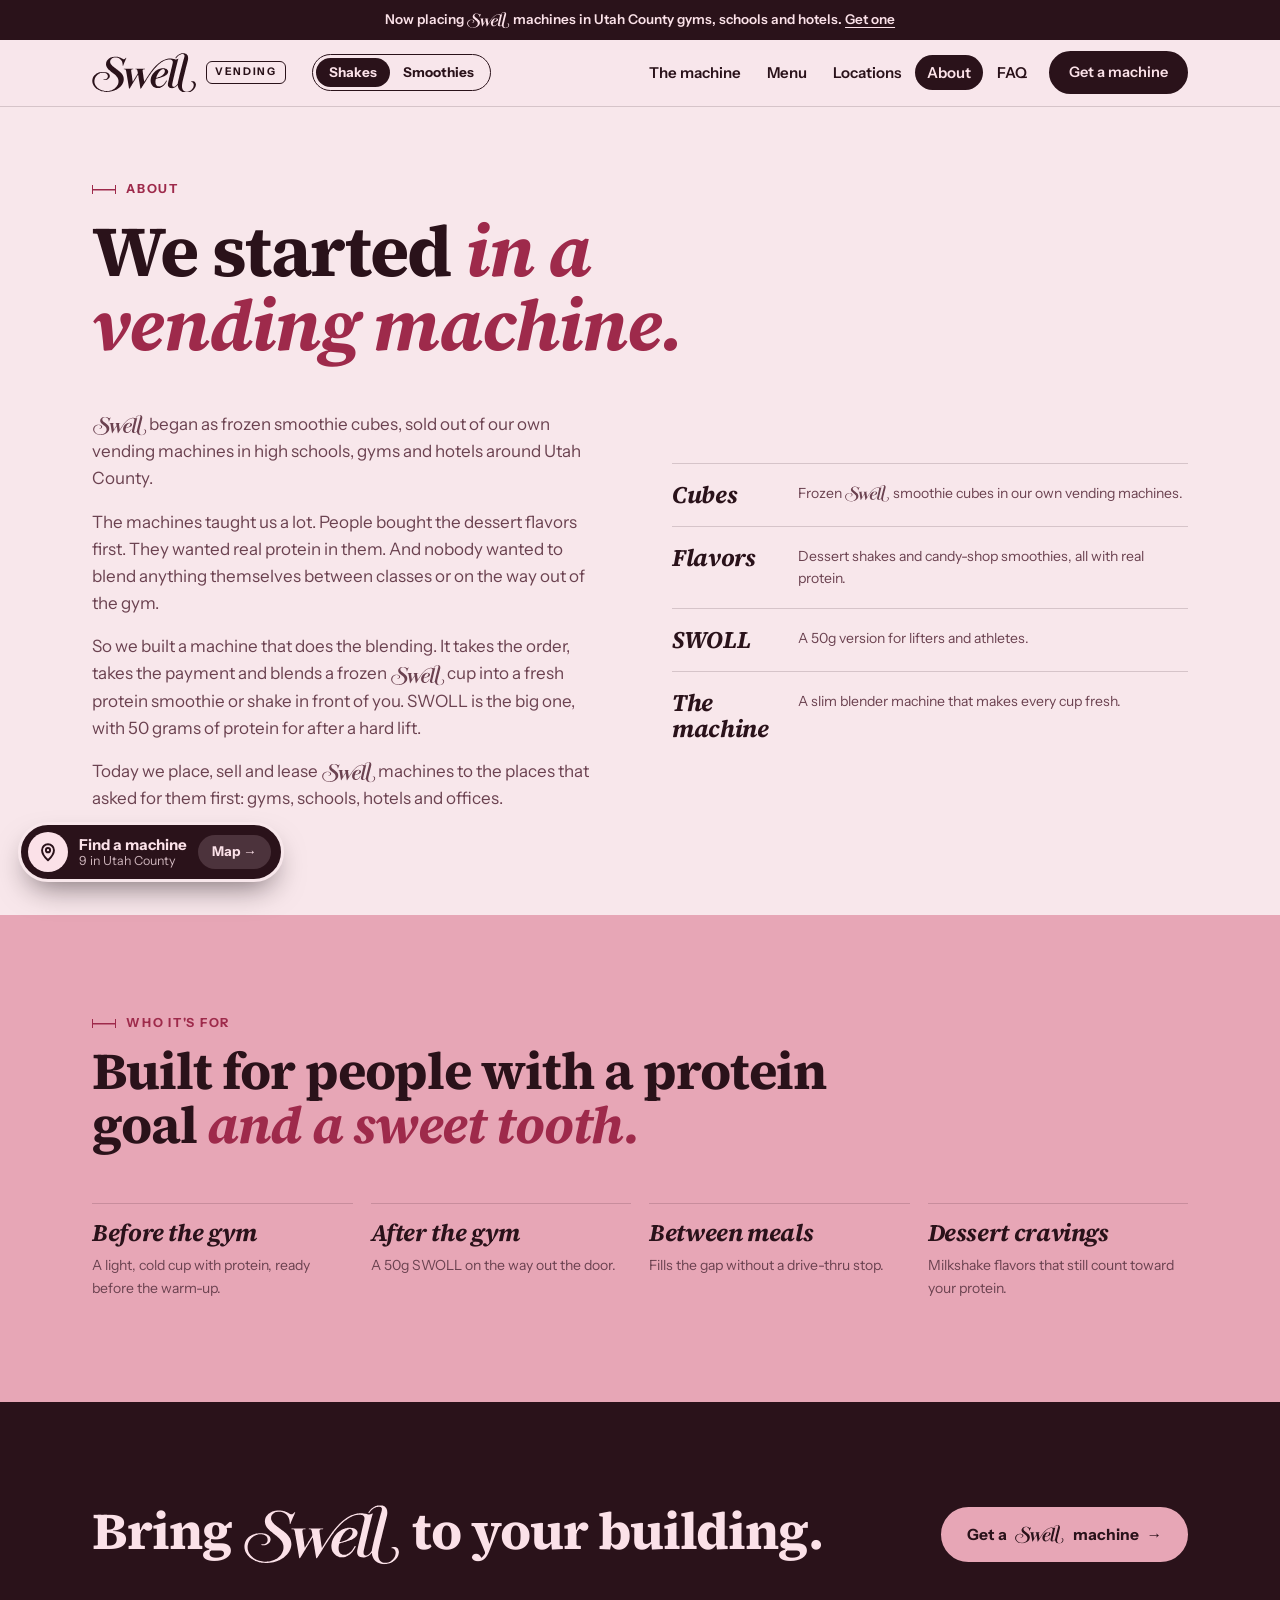
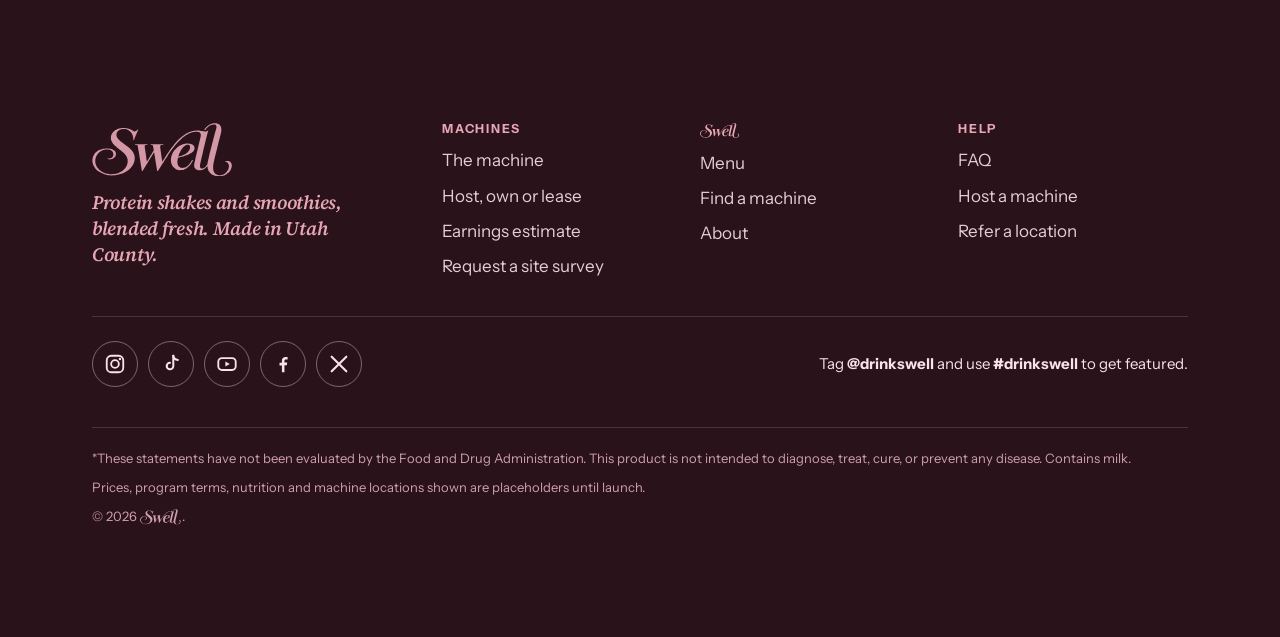
<file: about.html>
<!doctype html>
<html lang="en" data-line="shakes">
<head>
<meta charset="utf-8">
<meta name="viewport" content="width=device-width, initial-scale=1, viewport-fit=cover">
<title>About SWELL</title>
<meta name="claude:viewport-fit-sides" content="cover">
<meta name="description" content="SWELL started selling frozen smoothie cubes from its own vending machines in Utah County high schools, gyms and hotels. Now the machine blends them fresh.">
<link rel="canonical" href="https://pdrayday.github.io/drinkswell/about.html">
<meta name="theme-color" content="#f8e7eb">
<meta name="color-scheme" content="light dark">
<meta property="og:type" content="website"><meta property="og:site_name" content="SWELL Vending"><meta property="og:title" content="About SWELL"><meta property="og:description" content="SWELL started selling frozen smoothie cubes from its own vending machines in Utah County high schools, gyms and hotels. Now the machine blends them fresh."><meta property="og:image" content="https://pdrayday.github.io/drinkswell/img/menu/shakes.webp">
<link rel="icon" href="favicon.ico" sizes="any"><link rel="icon" type="image/png" sizes="32x32" href="img/icons/favicon-32.png"><link rel="apple-touch-icon" href="img/icons/apple-touch-icon.png">
<link rel="preload" href="fonts/source-serif-4.woff2" as="font" type="font/woff2" crossorigin>
<link rel="preload" href="fonts/instrument-sans-400.woff2" as="font" type="font/woff2" crossorigin>
<link rel="preload" href="fonts/source-serif-4-italic.woff2" as="font" type="font/woff2" crossorigin>
<link rel="stylesheet" href="css/site.css">
<script>try{var l=localStorage.getItem("swell-line");if(l==="smoothies"||l==="shakes")document.documentElement.setAttribute("data-line",l)}catch(e){}</script>
</head>
<body>
<svg width="0" height="0" style="position:absolute" aria-hidden="true"><symbol id="swell-logo" viewBox="0 0 2496 954"><path fill-rule="evenodd" d="M2245.5,951.9C2242.8,951.5 2233.5,950.2 2225.0,949.1C2202.7,946.1 2182.8,940.0 2160.0,929.1C2152.1,925.3 2133.8,914.0 2126.5,908.5C2114.6,899.4 2094.5,877.2 2086.2,864.0C2081.6,856.6 2072.1,836.1 2069.2,827.0C2064.2,811.8 2060.0,790.3 2060.0,779.9C2060.0,769.8 2055.9,768.1 2050.6,776.0C2047.2,781.1 2028.8,799.5 2022.0,804.5C2020.5,805.6 2016.6,808.5 2013.4,811.0C2006.9,816.0 2003.8,818.0 1993.5,823.8C1962.8,841.0 1920.8,848.5 1890.5,842.0C1880.0,839.8 1866.3,834.8 1861.0,831.2C1859.6,830.3 1857.5,829.0 1856.3,828.5C1849.8,825.5 1830.0,803.7 1830.0,799.5C1830.0,799.0 1828.7,795.9 1827.1,792.6C1824.8,787.8 1823.8,783.5 1822.4,772.2C1820.8,759.5 1820.8,756.2 1821.9,743.7C1823.4,725.7 1824.8,716.4 1826.6,712.2C1827.3,710.3 1828.7,704.7 1829.5,699.7C1830.4,694.6 1831.9,687.8 1833.0,684.5C1834.0,681.2 1835.4,675.4 1836.0,671.5C1836.6,667.6 1837.9,662.0 1838.9,659.0C1840.0,656.0 1841.3,649.9 1842.0,645.5C1842.7,641.1 1844.0,635.5 1845.0,633.0C1846.0,630.5 1847.3,624.5 1847.9,619.6C1848.6,614.7 1849.8,609.1 1850.6,607.1C1851.4,605.2 1852.7,599.3 1853.6,594.1C1854.4,588.8 1855.9,582.2 1856.9,579.5C1857.9,576.8 1859.3,571.1 1860.0,567.0C1860.7,562.9 1862.0,557.5 1863.0,555.0C1864.0,552.5 1865.3,546.9 1866.0,542.5C1866.7,538.1 1868.0,532.3 1869.0,529.5C1870.0,526.8 1871.4,521.4 1872.1,517.5C1872.7,513.6 1874.1,508.2 1875.0,505.5C1876.0,502.7 1877.3,497.1 1878.0,493.0C1878.7,488.9 1880.0,483.5 1881.0,481.0C1882.0,478.5 1883.3,473.2 1883.9,469.2C1884.5,465.1 1885.9,459.3 1887.0,456.2C1888.1,453.2 1889.5,446.8 1890.1,442.1C1890.7,437.4 1892.0,431.5 1893.0,429.0C1894.0,426.5 1895.3,420.6 1895.9,415.8C1896.5,411.0 1897.9,404.3 1899.0,401.0C1900.1,397.6 1901.6,391.1 1902.4,386.5C1903.2,381.9 1904.4,377.1 1905.0,376.0C1905.6,374.9 1906.9,369.6 1908.0,364.2C1909.0,358.9 1910.4,353.1 1911.0,351.5C1911.6,349.9 1913.0,344.3 1914.1,339.2C1915.1,334.1 1916.5,329.0 1917.1,327.9C1917.6,326.8 1919.0,321.5 1920.0,316.2C1921.1,310.9 1922.5,304.7 1923.3,302.5C1924.1,300.3 1925.3,295.1 1926.0,291.0C1926.7,286.9 1928.1,281.2 1929.0,278.4C1930.0,275.5 1931.4,269.7 1932.0,265.6C1932.6,261.4 1934.0,255.0 1935.1,251.3C1936.1,247.6 1937.7,238.3 1938.6,230.6C1940.8,211.5 1939.6,199.9 1934.2,189.2C1928.0,176.8 1915.6,166.2 1902.5,162.0C1899.8,161.1 1896.5,159.8 1895.3,159.2C1891.5,157.1 1873.2,155.0 1859.0,155.0C1844.8,155.0 1821.2,157.2 1816.5,159.0C1815.0,159.6 1809.7,160.7 1804.6,161.6C1796.8,162.9 1784.4,166.4 1773.5,170.2C1771.8,170.8 1767.8,172.1 1764.5,173.2C1761.2,174.3 1756.4,176.2 1753.9,177.6C1751.3,178.9 1748.6,180.0 1747.9,180.0C1747.1,180.0 1744.3,181.1 1741.5,182.4C1738.8,183.7 1733.6,186.1 1730.0,187.8C1726.4,189.5 1721.5,191.8 1719.0,193.0C1716.5,194.2 1712.4,196.3 1709.9,197.8C1707.3,199.3 1703.2,201.6 1700.9,202.9C1698.5,204.2 1695.1,206.3 1693.4,207.6C1691.7,208.9 1689.9,210.0 1689.3,210.0C1688.8,210.0 1686.6,211.3 1684.4,213.0C1682.3,214.6 1680.0,216.0 1679.4,216.0C1678.8,216.0 1676.7,217.2 1674.7,218.8C1672.8,220.3 1669.9,222.3 1668.3,223.2C1666.8,224.2 1663.5,226.3 1661.0,228.0C1658.5,229.7 1655.2,231.8 1653.7,232.8C1652.2,233.7 1647.9,236.8 1644.3,239.5C1640.8,242.2 1636.8,245.2 1635.6,246.0C1630.0,249.9 1614.9,261.9 1609.6,266.7C1608.5,267.7 1606.6,269.2 1605.4,270.0C1601.3,272.9 1578.6,293.8 1556.7,315.0C1528.3,342.4 1467.1,412.7 1451.5,435.8C1450.1,437.8 1447.6,441.3 1445.9,443.5C1444.3,445.7 1441.3,449.9 1439.2,452.9C1434.8,459.4 1432.1,463.0 1427.7,468.7C1422.2,475.9 1409.1,493.4 1406.9,496.5C1405.8,498.1 1403.1,502.0 1401.0,505.0C1398.8,508.0 1396.1,511.9 1395.0,513.5C1393.9,515.1 1391.8,518.1 1390.5,520.0C1389.2,521.9 1387.1,525.1 1386.0,527.0C1384.8,528.9 1382.1,533.0 1380.0,536.0C1369.4,550.7 1360.1,564.6 1356.9,570.5C1355.7,572.7 1353.7,575.8 1352.4,577.3C1351.1,578.9 1350.0,580.6 1350.0,581.1C1350.0,581.6 1347.4,586.0 1344.2,590.8C1336.8,601.8 1322.9,622.7 1321.4,624.9C1319.1,628.3 1308.5,644.6 1307.0,647.0C1306.2,648.4 1304.6,651.0 1303.5,652.8C1302.4,654.7 1300.3,657.8 1298.8,659.7C1297.2,661.7 1296.0,663.8 1296.0,664.5C1296.0,665.2 1294.8,667.3 1293.2,669.3C1291.7,671.3 1288.3,676.6 1285.7,681.2C1283.0,685.8 1279.6,691.4 1278.2,693.7C1276.7,696.0 1273.3,701.4 1270.6,705.7C1267.9,710.0 1264.5,715.3 1263.0,717.5C1261.6,719.7 1260.1,722.2 1259.8,723.0C1259.5,723.8 1256.7,728.3 1253.6,732.8C1250.5,737.4 1248.0,741.4 1248.0,741.6C1248.0,741.8 1245.4,746.0 1242.1,750.8C1235.0,761.4 1225.5,776.2 1221.5,783.0C1219.8,785.8 1216.7,790.9 1214.5,794.4C1212.3,797.9 1209.4,802.6 1208.0,804.9C1206.6,807.3 1204.6,810.4 1203.5,811.8C1202.3,813.3 1199.4,817.9 1197.0,822.0C1194.6,826.1 1191.9,830.4 1191.0,831.5C1190.1,832.6 1187.1,837.3 1184.4,842.0C1176.1,856.2 1171.0,860.2 1165.0,857.0C1161.9,855.3 1161.1,852.9 1159.5,840.3C1158.6,833.8 1156.9,823.1 1155.5,816.5C1154.2,809.9 1152.4,799.1 1151.5,792.5C1150.6,785.9 1149.4,778.9 1148.9,776.9C1148.4,775.0 1147.1,766.8 1146.1,758.7C1145.0,750.7 1143.7,742.4 1143.1,740.3C1142.6,738.2 1141.2,729.8 1140.0,721.5C1138.9,713.2 1137.5,704.9 1137.0,703.0C1136.5,701.1 1135.4,693.6 1134.5,686.5C1133.6,679.4 1132.0,669.9 1131.0,665.5C1130.0,661.1 1128.6,653.2 1128.0,648.0C1127.4,642.8 1126.1,634.5 1125.0,629.5C1124.0,624.5 1122.6,615.8 1121.9,610.1C1121.3,604.4 1120.1,597.4 1119.4,594.6C1118.6,591.8 1117.3,583.6 1116.4,576.5C1115.6,569.4 1114.0,559.5 1112.9,554.5C1111.8,549.5 1110.6,541.6 1110.3,536.7C1110.0,531.9 1109.1,527.2 1108.4,526.2C1107.2,524.6 1107.0,524.6 1104.3,526.2C1102.8,527.1 1100.4,530.0 1099.0,532.7C1096.1,538.1 1093.1,543.1 1090.1,547.5C1084.4,555.6 1068.8,581.1 1067.0,585.1C1066.4,586.4 1064.4,590.0 1062.5,593.0C1060.6,596.0 1058.1,600.3 1056.9,602.5C1055.7,604.7 1053.7,607.8 1052.4,609.3C1051.1,610.9 1050.0,612.8 1050.0,613.5C1050.0,614.2 1048.9,616.1 1047.6,617.7C1046.3,619.2 1044.3,622.3 1043.1,624.5C1041.9,626.7 1039.9,630.1 1038.7,632.0C1037.5,634.0 1035.6,637.1 1034.5,638.9C1033.4,640.7 1031.5,643.6 1030.3,645.4C1029.1,647.1 1027.3,649.9 1026.4,651.5C1025.5,653.1 1023.7,655.8 1022.4,657.3C1021.1,658.9 1020.0,660.7 1020.0,661.3C1020.0,662.0 1018.6,664.3 1017.0,666.4C1015.3,668.6 1014.0,670.8 1014.0,671.3C1014.0,672.2 1012.0,675.7 1005.5,686.0C1004.3,687.9 1001.1,693.2 998.4,697.8C995.7,702.3 992.1,708.2 990.5,710.8C988.9,713.5 986.6,717.1 985.5,718.9C984.4,720.7 982.3,723.8 980.8,725.7C979.2,727.7 978.0,729.8 978.0,730.5C978.0,731.2 976.7,733.4 975.0,735.5C973.4,737.6 972.0,739.8 972.0,740.5C972.0,741.2 970.7,743.4 969.0,745.5C967.4,747.6 966.0,749.8 966.0,750.5C966.0,751.2 964.7,753.4 963.0,755.5C961.4,757.6 960.0,759.7 960.0,760.3C960.0,760.9 958.9,762.7 957.6,764.4C956.3,766.1 954.2,769.5 952.9,771.9C948.1,780.5 938.8,795.8 933.1,804.5C931.6,806.7 929.9,809.6 929.2,811.0C928.5,812.4 927.0,814.9 925.7,816.7C924.5,818.4 922.1,822.2 920.5,825.0C918.9,827.9 916.5,831.4 915.4,832.8C914.2,834.3 912.3,837.4 911.2,839.7C910.0,842.0 908.6,844.2 908.0,844.5C907.4,844.9 906.4,846.6 905.6,848.4C903.5,853.5 898.2,859.0 895.4,859.0C890.7,859.0 888.3,855.1 887.5,846.4C887.1,842.1 886.2,835.4 885.4,831.5C884.7,827.6 883.2,819.1 882.1,812.5C881.0,805.9 879.0,794.0 877.7,786.0C876.3,778.0 873.8,762.0 872.1,750.5C870.3,739.0 868.2,725.2 867.4,720.0C866.5,714.8 865.0,705.1 864.0,698.5C862.1,686.1 858.6,665.9 854.5,643.5C853.2,636.4 851.8,628.0 851.5,625.0C851.1,622.0 849.8,613.9 848.5,607.0C847.2,600.1 845.9,591.1 845.5,587.0C845.1,582.9 844.2,576.7 843.4,573.2C842.6,569.7 841.1,561.2 840.0,554.2C838.9,547.2 837.2,537.2 836.1,532.0C835.1,526.8 833.9,519.8 833.5,516.5C833.1,513.2 831.9,506.2 830.9,500.9C828.9,491.3 827.0,479.1 822.5,449.0C816.6,410.1 812.7,400.1 800.9,393.9C797.1,391.9 794.6,391.5 781.3,391.0C771.3,390.7 765.7,390.1 764.9,389.3C762.9,387.3 763.5,382.2 766.0,379.5L768.3,377.0L878.1,377.0C976.5,377.0 988.0,377.2 989.4,378.6C991.4,380.6 991.4,385.9 989.4,388.8C988.0,390.9 987.2,391.0 973.2,391.0C959.9,391.0 958.0,391.2 953.5,393.4C943.1,398.2 939.2,406.5 940.3,421.4C941.7,439.8 943.2,453.1 945.0,463.5C946.1,469.6 947.4,479.2 948.1,485.0C948.7,490.8 950.0,499.3 951.0,504.0C952.0,508.7 953.4,517.0 954.0,522.5C954.6,528.0 956.0,537.0 957.0,542.5C958.1,548.0 959.4,557.5 960.0,563.5C960.6,569.5 962.0,579.2 963.0,585.0C964.1,590.8 965.4,601.1 966.0,608.0C966.6,614.9 967.9,625.2 969.0,631.0C970.0,636.8 971.4,646.5 972.0,652.5C972.6,658.5 973.8,666.0 974.6,669.1C975.3,672.2 976.0,676.8 976.0,679.3C976.0,684.0 977.7,686.4 980.6,685.8C981.5,685.6 982.6,684.8 983.0,684.0C983.4,683.2 985.5,679.1 987.5,675.0C989.5,670.9 992.0,666.6 993.0,665.5C994.0,664.4 995.5,662.0 996.5,660.1C997.4,658.2 999.1,655.8 1000.1,654.7C1001.1,653.5 1002.0,652.2 1002.0,651.7C1002.0,650.7 1005.0,645.6 1010.8,637.0C1012.5,634.3 1014.0,631.6 1014.0,631.2C1014.0,630.7 1014.9,629.1 1016.0,627.7C1018.1,625.0 1022.7,617.0 1025.9,610.4C1026.9,608.1 1028.3,605.9 1028.9,605.5C1029.5,605.2 1030.7,603.2 1031.6,601.2C1033.0,597.6 1035.1,594.2 1041.2,585.3C1042.7,583.0 1044.0,580.9 1044.0,580.6C1044.0,580.0 1046.9,575.5 1053.0,566.5C1059.7,556.7 1062.0,552.9 1062.0,552.1C1062.0,551.6 1063.1,549.9 1064.4,548.3C1065.7,546.8 1067.7,543.7 1068.9,541.5C1070.1,539.3 1072.5,535.1 1074.3,532.2C1076.1,529.3 1081.1,521.0 1085.4,513.7C1089.8,506.5 1094.4,499.1 1095.6,497.5C1100.2,491.1 1100.5,488.4 1098.7,470.8C1097.8,461.8 1096.3,451.8 1095.5,448.5C1094.6,445.2 1093.0,437.6 1092.0,431.5C1087.6,406.7 1083.9,398.2 1075.5,393.7C1072.2,391.9 1069.4,391.5 1059.0,391.2C1045.3,390.8 1043.0,389.9 1043.0,385.0C1043.0,383.5 1043.9,381.1 1045.1,379.6L1047.1,377.0L1158.5,377.0C1238.7,377.0 1270.6,377.3 1272.4,378.1C1273.7,378.7 1275.1,380.1 1275.3,381.2C1276.0,383.9 1274.2,388.8 1272.0,390.0C1271.0,390.6 1262.6,391.0 1253.4,391.0C1237.6,391.0 1236.5,391.1 1230.9,393.6C1224.0,396.7 1218.8,402.7 1216.3,410.7C1214.8,415.4 1214.8,417.3 1215.9,428.2C1217.2,441.6 1218.9,454.6 1222.5,480.0C1223.8,489.1 1225.2,499.0 1225.5,502.0C1225.8,505.0 1226.5,509.8 1227.1,512.5C1227.6,515.2 1229.1,526.0 1230.5,536.5C1231.9,547.0 1233.4,558.4 1233.9,562.0C1240.0,602.8 1244.3,631.4 1246.0,642.0C1246.6,646.1 1248.0,655.1 1249.1,662.0C1250.1,668.9 1251.0,676.4 1251.0,678.6C1251.0,684.1 1253.7,687.7 1256.7,686.2C1257.9,685.5 1259.2,683.8 1259.8,682.2C1260.7,679.7 1272.2,661.5 1281.2,648.3C1282.7,646.0 1284.0,643.8 1284.0,643.2C1284.0,642.7 1284.9,641.5 1285.9,640.6C1287.0,639.6 1288.6,637.2 1289.5,635.3C1290.4,633.4 1292.1,630.3 1293.3,628.5C1294.5,626.6 1296.6,623.2 1298.0,620.9C1299.4,618.6 1302.3,613.9 1304.5,610.4C1306.7,606.9 1309.8,601.8 1311.5,599.0C1316.2,590.9 1320.7,583.8 1323.0,580.5C1324.2,578.9 1326.6,575.0 1328.5,572.0C1330.3,569.0 1333.0,564.9 1334.5,563.0C1337.2,559.4 1346.0,546.3 1349.5,540.6C1350.6,538.8 1352.5,536.0 1353.8,534.4C1359.9,526.6 1362.0,523.6 1362.0,522.5C1362.0,521.8 1363.2,519.7 1364.8,517.7C1366.3,515.8 1368.3,512.9 1369.2,511.3C1371.1,508.3 1374.0,503.9 1381.1,493.3C1388.4,482.4 1388.8,481.7 1392.5,477.0C1394.4,474.5 1396.9,470.9 1398.0,469.0C1399.1,467.1 1401.4,463.7 1403.1,461.5C1404.7,459.3 1407.3,455.7 1408.8,453.5C1412.0,448.7 1416.5,442.7 1420.0,438.4C1421.4,436.7 1423.6,433.9 1425.0,432.1C1426.4,430.4 1429.1,426.9 1431.0,424.5C1434.6,420.0 1440.3,412.8 1461.3,386.1C1463.6,383.2 1466.2,380.1 1467.1,379.1C1468.0,378.2 1474.7,370.5 1482.0,362.0C1510.6,328.7 1540.3,298.3 1572.4,269.5C1577.3,265.1 1582.7,260.2 1584.4,258.6C1586.1,257.0 1589.1,254.6 1591.0,253.1C1592.9,251.7 1597.0,248.5 1600.0,246.0C1606.5,240.6 1615.8,233.4 1624.0,227.5C1625.9,226.1 1629.5,223.4 1632.0,221.5C1634.5,219.6 1638.1,217.1 1640.0,216.0C1641.9,214.9 1645.5,212.4 1648.0,210.5C1650.5,208.5 1653.8,206.2 1655.3,205.2C1656.9,204.3 1659.8,202.3 1661.7,200.8C1663.7,199.2 1665.8,198.0 1666.5,198.0C1667.2,198.0 1669.0,197.0 1670.6,195.8C1672.1,194.5 1675.4,192.5 1678.0,191.3C1680.5,190.1 1683.2,188.6 1684.0,188.1C1684.8,187.5 1687.5,186.2 1690.0,185.0C1696.6,182.0 1702.3,179.1 1704.0,177.9C1704.8,177.4 1707.5,176.0 1710.0,174.9C1712.5,173.8 1715.2,172.5 1716.0,171.9C1716.8,171.4 1719.1,170.3 1721.0,169.4C1722.9,168.5 1726.8,166.7 1729.5,165.4C1732.2,164.1 1735.8,162.7 1737.5,162.4C1739.2,162.0 1742.2,160.8 1744.4,159.8C1749.2,157.4 1760.3,153.4 1769.5,150.9C1773.3,149.9 1778.3,148.3 1780.5,147.5C1782.7,146.7 1789.2,145.1 1795.0,144.0C1800.8,142.9 1808.0,141.4 1811.0,140.6C1820.3,138.1 1856.4,134.7 1878.0,134.3C1895.4,133.9 1902.2,134.2 1923.0,136.5C1936.5,137.9 1952.0,140.2 1957.5,141.5C1963.0,142.8 1969.8,144.2 1972.5,144.6C1975.2,145.0 1979.9,146.1 1982.9,147.1C1989.5,149.4 2010.4,153.0 2016.8,153.0C2028.6,152.9 2045.8,148.1 2056.0,142.0C2067.7,134.9 2068.2,134.7 2070.6,135.8C2073.6,137.2 2074.6,141.0 2072.7,144.6C2068.2,153.7 2053.6,204.4 2043.5,246.5C2039.6,262.7 2036.4,275.2 2033.0,287.0C2031.8,291.1 2029.9,298.3 2028.9,303.0C2027.8,307.7 2026.3,313.5 2025.5,316.0C2024.8,318.5 2023.4,324.4 2022.5,329.2C2021.7,334.1 2020.1,340.8 2019.1,344.2C2018.0,347.7 2016.9,352.7 2016.5,355.5C2016.1,358.2 2014.8,363.9 2013.5,368.0C2011.0,376.1 2008.3,386.8 2004.0,405.5C2002.5,412.1 2000.6,420.2 1999.7,423.5C1998.9,426.8 1996.8,435.8 1995.0,443.5C1993.3,451.2 1991.0,461.1 1989.8,465.5C1988.7,469.9 1986.9,477.5 1985.9,482.4C1984.9,487.3 1983.6,492.7 1983.0,494.4C1982.4,496.1 1981.2,501.3 1980.5,506.0C1979.7,510.7 1978.2,517.2 1977.2,520.5C1976.1,523.8 1975.0,529.4 1974.6,532.9C1974.2,536.4 1972.8,542.7 1971.5,546.9C1970.2,551.1 1968.9,556.8 1968.5,559.5C1968.2,562.2 1966.8,568.1 1965.5,572.5C1963.1,580.2 1961.4,587.4 1956.6,608.5C1955.3,614.0 1953.6,620.8 1952.7,623.5C1951.9,626.2 1950.4,632.7 1949.5,637.8C1948.6,642.9 1947.3,648.7 1946.6,650.8C1945.9,652.8 1945.0,656.8 1944.6,659.5C1944.2,662.2 1942.9,668.3 1941.6,673.0C1940.3,677.7 1938.7,684.9 1938.0,689.0C1937.3,693.1 1936.1,698.2 1935.4,700.3C1934.6,702.4 1933.3,708.3 1932.5,713.3C1931.6,718.4 1930.1,725.4 1929.1,729.0C1926.5,737.7 1925.0,751.0 1925.0,764.5C1925.0,784.4 1927.5,792.4 1936.4,801.8C1942.7,808.5 1945.3,810.0 1953.6,811.5C1960.2,812.8 1962.5,812.8 1970.6,811.6C1980.3,810.2 1990.4,806.2 1996.7,801.4C1998.4,800.1 2000.3,799.0 2000.9,799.0C2002.7,799.0 2025.1,778.8 2032.0,770.9C2043.6,757.8 2054.7,742.4 2057.0,736.6C2057.5,735.2 2058.6,728.1 2059.5,720.9C2060.3,713.7 2061.2,707.5 2061.5,707.1C2061.7,706.7 2062.8,701.4 2063.9,695.4C2065.0,689.4 2067.5,677.5 2069.5,669.0C2071.5,660.5 2073.9,649.2 2075.0,644.0C2076.1,638.8 2078.3,629.1 2079.9,622.5C2082.7,610.7 2084.6,602.6 2091.0,574.5C2095.2,556.0 2101.8,529.1 2108.0,505.0C2110.8,494.3 2115.1,477.6 2117.6,468.0C2120.1,458.4 2123.0,447.1 2124.0,443.0C2125.0,438.9 2128.8,423.8 2132.4,409.5C2136.1,395.2 2140.2,379.0 2141.5,373.5C2145.8,355.5 2147.2,349.6 2150.1,339.6C2151.7,334.2 2153.0,329.2 2153.0,328.6C2153.0,328.0 2154.4,322.3 2156.1,316.0C2157.8,309.7 2160.5,299.3 2162.2,293.0C2163.9,286.7 2166.5,277.0 2168.0,271.5C2169.6,266.0 2171.5,258.8 2172.3,255.5C2176.7,237.4 2178.5,230.7 2180.5,223.5C2181.8,219.1 2183.5,212.8 2184.3,209.5C2188.9,191.0 2191.3,182.1 2192.6,178.6C2193.5,176.4 2194.6,172.1 2195.1,169.1C2195.7,166.0 2197.2,160.1 2198.6,156.0C2204.0,139.1 2205.2,135.2 2206.7,129.5C2207.5,126.2 2209.2,120.3 2210.5,116.5C2211.8,112.7 2213.2,107.9 2213.5,106.0C2213.9,104.1 2215.3,98.5 2216.8,93.5C2219.1,85.5 2219.4,82.8 2219.4,69.0L2219.5,53.5L2215.5,47.2C2211.9,41.3 2209.7,39.0 2202.2,33.3C2197.7,29.9 2183.9,26.7 2173.5,26.7C2163.5,26.7 2138.2,30.8 2133.5,33.2C2131.8,34.1 2128.9,35.1 2127.0,35.5C2123.7,36.1 2111.3,41.5 2106.0,44.6C2104.6,45.4 2101.7,46.9 2099.5,47.9C2097.3,48.9 2094.9,50.5 2094.1,51.4C2093.4,52.3 2092.2,53.0 2091.5,53.0C2090.9,53.0 2088.3,54.5 2085.9,56.2C2080.1,60.5 2078.1,61.9 2073.2,65.2C2066.7,69.5 2042.6,93.5 2036.4,101.6C2033.4,105.6 2028.8,112.6 2026.2,117.2C2020.3,127.4 2018.1,128.8 2010.3,127.0C2000.9,124.9 1999.9,119.3 2007.3,110.1C2009.1,107.9 2013.0,102.9 2016.0,98.9C2035.3,73.3 2062.7,48.6 2085.1,36.6C2087.6,35.3 2090.2,33.5 2090.9,32.6C2091.6,31.8 2093.8,30.6 2095.7,29.9C2097.7,29.3 2100.8,27.7 2102.8,26.4C2104.7,25.1 2106.8,24.0 2107.4,24.0C2108.0,24.0 2110.5,22.9 2113.0,21.6C2115.5,20.3 2119.5,18.7 2122.0,18.0C2124.5,17.4 2127.9,16.0 2129.5,15.0C2131.2,13.9 2135.2,12.7 2138.5,12.1C2141.8,11.5 2147.9,10.1 2152.0,8.9C2158.9,6.8 2161.7,6.6 2189.0,6.6L2218.5,6.5L2230.6,9.7C2237.3,11.5 2245.3,14.3 2248.5,16.0C2251.6,17.6 2254.8,19.0 2255.5,19.0C2256.2,19.0 2257.3,19.7 2258.1,20.6C2258.8,21.4 2261.0,23.0 2263.0,24.0C2270.7,27.9 2289.4,49.2 2292.7,57.6C2293.1,58.6 2294.4,61.0 2295.7,62.9C2297.0,64.8 2298.0,67.1 2298.0,68.2C2298.0,69.2 2299.1,72.8 2300.5,76.1C2303.7,83.7 2307.0,107.8 2307.0,123.5C2307.0,136.1 2302.8,169.8 2300.7,175.0C2299.9,176.9 2298.7,181.9 2298.0,186.0C2297.3,190.1 2295.9,195.6 2294.9,198.2C2293.9,200.8 2292.6,205.9 2291.9,209.7C2291.3,213.4 2290.0,218.5 2289.0,221.0C2288.0,223.5 2286.7,228.9 2286.0,233.0C2285.3,237.1 2284.1,242.1 2283.3,244.0C2282.5,245.9 2281.2,250.9 2280.4,255.0C2279.6,259.1 2277.9,266.1 2276.6,270.5C2274.4,278.1 2272.8,283.9 2269.3,297.5C2265.7,311.7 2264.9,314.9 2263.0,322.5C2261.9,326.9 2260.1,333.2 2259.1,336.5C2258.0,339.8 2256.5,345.9 2255.6,350.0C2254.8,354.1 2253.4,359.4 2252.6,361.8C2251.8,364.1 2250.6,368.8 2250.0,372.3C2249.4,375.7 2247.8,381.9 2246.5,386.0C2245.3,390.1 2243.9,396.0 2243.5,399.0C2243.1,402.0 2242.0,406.5 2241.0,409.0C2240.1,411.5 2238.7,416.6 2238.0,420.5C2237.4,424.4 2235.8,430.9 2234.5,435.0C2233.3,439.1 2231.9,444.5 2231.5,447.0C2231.2,449.5 2230.0,454.2 2229.0,457.5C2227.9,460.8 2226.4,467.1 2225.6,471.5C2224.8,475.9 2223.5,481.3 2222.7,483.5C2221.9,485.7 2220.7,490.9 2220.0,495.0C2219.3,499.1 2217.9,504.8 2216.9,507.7C2215.9,510.6 2214.4,516.6 2213.6,521.2C2212.7,525.8 2211.2,531.8 2210.1,534.5C2209.1,537.3 2207.9,541.8 2207.5,544.5C2207.1,547.3 2205.8,552.9 2204.5,557.0C2203.1,561.1 2201.4,567.4 2200.7,571.0C2199.9,574.6 2198.3,581.3 2197.1,586.0C2192.9,602.3 2191.9,606.6 2189.9,616.5C2188.8,622.0 2187.3,628.5 2186.5,631.0C2185.7,633.5 2184.4,639.1 2183.6,643.5C2182.7,647.9 2181.4,653.7 2180.5,656.4C2179.7,659.1 2178.5,664.3 2177.9,667.9C2177.3,671.5 2176.1,676.9 2175.3,679.8C2174.0,684.6 2172.0,694.3 2167.6,718.0C2161.6,750.3 2159.8,769.9 2160.3,797.5C2160.6,819.9 2161.0,823.9 2163.4,835.5C2164.9,842.6 2167.7,853.0 2169.5,858.5C2173.1,868.9 2179.3,882.4 2181.0,883.5C2181.6,883.9 2182.9,885.9 2184.1,888.1C2188.8,897.4 2207.9,913.6 2222.0,920.3C2228.2,923.2 2243.9,928.3 2251.8,929.9C2258.5,931.3 2286.4,931.3 2295.0,930.0C2305.2,928.4 2326.1,923.0 2330.2,920.9C2332.3,919.9 2334.4,919.0 2335.1,919.0C2336.4,919.0 2352.4,911.1 2358.0,907.8C2371.8,899.5 2381.4,891.8 2394.4,878.6C2402.5,870.3 2415.1,854.2 2417.8,848.6C2418.7,846.9 2420.3,844.1 2421.6,842.5C2422.8,840.9 2424.1,838.4 2424.5,837.0C2424.9,835.6 2425.9,833.4 2426.8,832.0C2428.8,828.7 2433.7,815.1 2435.6,807.5C2441.2,784.3 2441.4,782.5 2441.5,768.5C2441.5,755.5 2441.3,753.7 2438.2,743.8C2434.7,732.4 2430.9,724.3 2425.8,717.6C2421.3,711.8 2413.1,704.3 2409.0,702.4C2407.1,701.5 2404.4,699.9 2403.0,699.0C2399.5,696.5 2389.5,694.7 2383.5,695.4C2376.9,696.1 2374.7,694.7 2375.2,690.0C2375.5,686.4 2375.7,686.2 2385.0,682.0C2398.1,675.9 2418.6,674.3 2435.5,678.0C2464.3,684.3 2486.6,709.2 2491.0,739.8C2491.5,743.7 2492.7,748.8 2493.5,751.2C2495.3,756.6 2495.4,759.3 2493.5,765.3C2492.7,768.0 2491.5,774.0 2490.9,778.8C2488.5,796.9 2481.2,817.8 2471.0,835.9C2458.6,857.9 2436.8,882.6 2416.1,898.2C2411.5,901.7 2406.1,905.7 2404.1,907.2C2402.1,908.7 2398.8,910.8 2396.8,912.0C2394.8,913.1 2391.6,915.0 2389.7,916.2C2381.1,921.9 2357.1,933.5 2348.0,936.5C2345.0,937.5 2341.3,938.9 2339.7,939.7C2333.1,943.0 2311.1,947.7 2293.5,949.5C2290.2,949.8 2284.0,950.8 2279.6,951.6C2271.2,953.1 2253.7,953.3 2245.5,951.9ZM338.5,934.0C329.7,933.5 316.7,932.5 309.5,931.6C302.4,930.7 294.8,930.0 292.8,930.0C288.1,930.0 255.8,923.6 246.5,920.9C226.0,914.8 216.0,911.7 211.5,910.0C208.8,908.9 203.8,907.2 200.5,906.1C181.5,900.0 139.0,878.2 124.0,866.9C122.1,865.5 119.7,864.0 118.6,863.6C111.3,861.0 66.8,820.2 59.6,809.4C58.5,807.6 55.5,803.6 53.0,800.3C47.4,793.1 38.0,778.9 35.2,773.3C34.0,771.0 32.6,768.9 32.1,768.6C31.6,768.2 30.6,766.3 29.9,764.2C29.3,762.2 27.9,759.4 27.0,758.0C26.0,756.6 24.7,753.5 24.0,751.0C23.3,748.5 21.9,744.8 20.8,742.7C17.8,736.7 12.5,717.1 9.4,700.0C8.4,694.2 7.5,683.4 7.2,672.5C6.9,656.6 7.1,652.6 9.4,638.5C10.8,629.7 13.1,619.1 14.5,615.0C15.8,610.9 17.8,604.8 18.8,601.5C21.8,592.4 25.3,583.8 27.6,580.0C28.8,578.1 30.1,575.4 30.5,574.0C30.9,572.6 32.3,570.1 33.6,568.4C34.9,566.7 36.0,565.0 36.0,564.5C36.0,563.8 42.6,553.7 47.3,547.5C50.4,543.3 60.8,531.2 65.0,527.0C70.0,522.0 82.8,511.1 87.9,507.5C90.2,505.9 93.9,503.1 96.0,501.5C103.7,495.4 113.1,490.2 138.7,477.8C147.0,473.8 177.0,463.9 186.5,462.0C189.8,461.3 195.7,460.0 199.5,459.0C208.1,456.7 234.8,454.1 257.5,453.3C278.6,452.6 312.2,455.6 327.0,459.5C332.2,460.9 339.0,462.6 342.0,463.4C348.4,465.1 362.6,470.1 365.5,471.8C366.6,472.4 369.5,473.9 372.0,475.0C382.0,479.6 387.0,483.0 397.9,492.2C407.1,499.9 417.6,513.1 419.5,519.0C419.9,520.4 421.3,523.3 422.6,525.5C425.0,529.6 428.0,544.7 428.0,552.6C428.0,559.7 424.9,575.3 422.4,580.9C421.1,583.8 420.0,586.7 420.0,587.2C420.0,587.8 417.9,591.7 415.3,595.9C403.4,615.0 373.5,637.9 353.2,643.4C350.1,644.3 345.0,645.7 342.0,646.6C333.2,649.1 305.8,649.7 293.5,647.6C281.4,645.5 277.6,643.6 277.2,639.3C277.0,636.9 277.5,635.7 279.7,634.0C282.0,632.2 283.2,631.9 287.0,632.5C311.7,636.0 331.3,632.0 350.6,619.4C363.6,611.0 374.4,594.6 378.2,577.8C385.3,545.8 375.1,514.9 351.3,496.2C346.0,492.0 334.9,485.0 333.6,485.0C333.2,485.0 331.6,484.2 330.2,483.2C325.8,480.2 311.6,476.1 298.1,473.9C287.2,472.1 282.7,471.9 264.5,472.3C241.1,472.9 228.3,474.5 216.1,478.4C211.6,479.8 207.1,481.0 206.2,481.0C205.3,481.0 203.2,481.7 201.5,482.6C199.8,483.5 195.8,485.2 192.5,486.5C182.9,490.2 175.5,493.4 172.9,495.1C171.6,496.0 168.5,497.7 166.0,498.9C159.7,501.9 157.4,503.4 141.0,514.7C131.0,521.7 110.1,541.7 103.8,550.5C102.2,552.7 100.0,555.6 99.0,557.0C94.5,562.9 91.9,566.8 89.3,571.4C87.8,574.0 85.3,578.3 83.8,580.9C82.3,583.4 80.4,587.1 79.5,589.0C78.6,590.9 76.7,594.8 75.4,597.5C74.0,600.2 72.3,604.5 71.6,607.0C70.8,609.5 69.3,613.8 68.2,616.5C67.1,619.2 65.5,624.4 64.6,628.0C63.8,631.6 62.5,636.8 61.6,639.7C56.4,658.0 57.4,707.2 63.4,723.7C64.2,726.0 65.3,730.4 65.9,733.4C66.5,736.5 68.1,741.4 69.5,744.3C70.9,747.3 72.0,750.3 72.0,751.1C72.0,752.4 76.4,762.1 79.6,768.0C80.4,769.4 81.9,772.5 83.1,775.0C84.3,777.5 86.2,780.7 87.4,782.1C88.6,783.6 90.4,786.3 91.5,788.1C100.9,804.1 115.8,820.8 135.5,837.7C141.6,842.9 147.4,847.9 148.5,848.9C151.0,851.2 164.5,860.5 171.3,864.7C187.2,874.4 200.5,880.9 223.0,890.0C231.5,893.4 255.3,901.0 257.4,901.0C258.4,901.0 262.3,901.9 265.9,902.9C269.5,904.0 277.0,905.6 282.5,906.5C288.0,907.4 295.7,908.7 299.5,909.5C311.4,911.9 338.1,913.3 358.5,912.6C385.3,911.7 392.6,910.9 422.5,905.9C432.6,904.2 459.0,896.4 472.0,891.2C482.4,887.1 505.7,876.0 515.1,870.7C518.2,868.9 522.3,866.7 524.1,865.6C526.0,864.6 528.9,862.5 530.7,861.1C532.5,859.7 535.7,857.1 538.0,855.5C560.0,839.5 591.4,807.4 600.8,791.4C604.0,786.0 606.5,781.9 609.8,776.7C611.5,773.9 613.0,771.1 613.0,770.5C613.0,769.9 614.1,767.9 615.5,766.0C616.9,764.1 618.0,761.9 618.0,760.9C618.0,760.0 619.3,756.9 620.9,753.9C622.4,750.9 624.1,746.9 624.5,745.0C624.9,743.1 626.2,739.0 627.5,736.0C628.7,733.0 630.1,728.2 630.4,725.5C630.8,722.8 632.1,716.9 633.3,712.5C635.2,705.4 635.5,701.9 635.5,681.0C635.5,660.3 635.2,656.5 633.3,649.0C632.2,644.3 630.6,638.0 630.0,635.0C629.3,632.0 627.9,627.9 627.0,626.0C626.0,624.1 624.9,620.9 624.5,619.0C623.8,615.9 620.1,607.5 616.4,601.0C615.7,599.6 614.1,596.6 613.0,594.3C611.9,592.1 609.2,587.6 607.0,584.3C604.7,581.1 602.2,577.4 601.3,576.0C600.3,574.6 598.2,571.9 596.5,570.0C594.9,568.0 592.4,564.9 591.0,563.0C583.1,552.2 565.2,534.1 546.9,518.3C540.5,512.8 534.4,507.5 533.3,506.4C526.5,499.9 515.3,490.6 508.6,486.0C504.2,483.0 498.5,478.6 497.5,477.6C496.4,476.4 492.1,473.1 483.1,466.3C473.4,459.0 468.8,455.6 466.4,453.5C465.1,452.4 461.8,449.7 459.0,447.5C456.2,445.3 447.5,438.2 439.7,431.7C431.9,425.3 423.7,418.5 421.6,416.7C408.7,406.2 391.0,388.4 381.0,376.0C379.1,373.6 376.4,370.2 375.0,368.6C372.3,365.3 372.0,364.9 364.1,353.2C358.7,345.3 349.7,328.1 345.7,318.3C340.2,304.7 336.0,282.7 336.0,267.5C336.1,236.9 343.7,208.2 357.7,186.2C368.3,169.6 388.2,147.8 402.9,136.8C405.4,135.0 409.0,132.3 410.9,130.8C412.9,129.3 415.6,127.5 417.0,126.8C418.4,126.1 420.8,124.7 422.4,123.5C425.8,121.2 431.6,118.1 438.0,115.0C440.5,113.8 444.8,111.8 447.5,110.4C450.3,109.1 453.1,108.0 453.8,108.0C454.5,108.0 457.2,106.9 459.8,105.6C462.4,104.3 466.9,102.7 469.8,102.1C472.7,101.5 476.6,100.4 478.4,99.6C480.3,98.8 485.6,97.4 490.2,96.5C494.8,95.6 501.9,94.0 506.0,93.0C526.5,87.9 586.3,87.6 609.5,92.5C613.4,93.3 621.7,94.9 628.1,95.9C634.5,96.9 641.0,98.5 642.6,99.3C644.2,100.1 648.2,101.3 651.5,102.0C654.8,102.7 659.1,104.0 661.0,105.0C662.9,106.0 666.5,107.3 669.0,108.0C671.5,108.6 674.9,110.0 676.5,111.0C678.1,112.0 681.5,113.4 684.0,114.0C686.5,114.7 689.6,116.0 691.0,116.9C692.4,117.9 695.6,119.4 698.2,120.4C700.8,121.4 703.2,122.6 703.5,123.1C703.9,123.6 706.3,125.0 709.1,126.1C711.8,127.3 714.0,128.6 714.0,129.0C714.0,129.4 715.4,130.3 717.0,131.0C718.7,131.7 721.3,133.2 722.7,134.4C724.2,135.5 727.1,137.4 729.1,138.5C731.2,139.6 737.1,142.7 742.2,145.4L751.5,150.3L761.5,150.4C769.3,150.4 772.3,150.0 775.0,148.6C776.9,147.6 780.6,145.7 783.1,144.4C787.6,142.2 799.9,130.8 809.3,120.2C814.6,114.2 817.6,113.5 821.5,117.5C825.5,121.4 826.0,119.8 810.9,151.6C804.3,165.6 796.8,182.3 791.5,195.0C790.3,198.0 787.4,205.0 785.0,210.5C766.6,254.3 752.1,292.0 750.5,299.7C749.8,303.1 745.9,307.0 743.1,307.0C742.2,307.0 740.4,306.4 739.0,305.7L736.5,304.4L736.3,287.6C735.7,250.1 726.2,214.0 710.2,188.5C698.9,170.6 680.8,150.3 668.5,141.7C666.3,140.2 662.9,137.8 661.0,136.5C659.1,135.1 655.6,133.1 653.3,132.0C651.0,130.9 648.8,129.5 648.5,129.1C648.2,128.6 645.8,127.4 643.2,126.4C640.6,125.4 637.4,123.9 636.0,122.9C634.6,122.0 631.5,120.6 629.0,119.9C626.5,119.2 623.6,118.0 622.5,117.3C619.1,115.2 594.2,110.0 581.5,108.9C565.5,107.4 539.7,108.4 530.4,110.9C526.6,111.9 520.4,113.3 516.5,114.0C512.7,114.7 507.5,116.4 505.1,117.7C502.7,118.9 499.9,120.0 499.0,120.0C498.0,120.0 496.1,120.9 494.7,122.0C493.3,123.1 490.2,124.9 487.9,126.0C485.5,127.1 481.5,129.6 479.0,131.5C476.5,133.4 473.4,135.8 472.0,136.7C468.5,139.1 456.0,152.1 453.2,156.1C446.0,166.8 444.1,170.3 441.1,178.0C436.6,189.5 435.2,202.5 436.7,220.4C437.5,230.2 438.4,235.3 440.3,240.1C441.7,243.6 443.3,248.2 444.0,250.2C444.6,252.3 445.6,254.3 446.2,254.6C446.7,255.0 447.9,256.9 448.7,258.9C449.5,260.9 452.3,265.6 454.9,269.3C457.4,273.1 460.2,277.2 461.0,278.4C463.3,281.8 467.2,286.1 481.5,300.5C492.8,311.9 502.2,320.3 517.5,332.5C519.6,334.1 523.0,336.9 525.0,338.5C527.1,340.1 530.7,343.0 533.1,344.8C535.5,346.6 540.4,350.4 544.0,353.1C547.6,355.8 552.2,359.2 554.2,360.5C556.3,361.9 558.0,363.4 558.0,363.9C558.0,364.4 559.4,365.3 561.0,366.0C562.7,366.7 564.4,367.8 564.8,368.4C565.2,369.1 567.7,371.2 570.4,373.1C573.1,375.0 576.9,377.7 578.9,379.2C582.3,381.8 584.6,383.5 592.6,389.2C594.4,390.5 598.9,393.8 602.6,396.7C606.4,399.5 611.2,403.1 613.3,404.7C615.4,406.2 619.1,409.1 621.5,411.0C623.9,412.9 629.4,417.2 633.6,420.5C647.1,431.1 676.2,456.3 687.4,467.0C699.9,479.2 712.8,493.9 721.0,505.6C752.7,550.7 765.2,593.1 762.0,643.7C760.6,665.9 755.3,689.9 747.4,710.3C743.9,719.2 732.0,744.4 728.4,750.5C708.5,783.9 682.6,812.6 645.3,842.6C636.5,849.7 612.3,865.1 602.4,869.9C600.2,871.0 597.3,872.8 595.9,873.8C594.6,874.9 592.4,876.1 591.0,876.5C589.6,876.9 587.4,878.0 586.0,879.0C584.6,879.9 580.1,882.3 576.0,884.2C571.9,886.2 565.8,889.0 562.5,890.6C559.2,892.2 554.5,894.2 552.0,895.1C549.5,896.0 543.2,898.4 538.0,900.4C495.0,916.9 452.3,927.2 414.0,930.5C404.4,931.3 393.1,932.4 389.0,932.9C377.2,934.4 356.0,934.8 338.5,934.0ZM1552.5,841.0C1543.4,840.0 1540.0,839.3 1528.0,835.7C1514.0,831.5 1495.8,823.2 1489.4,818.1C1487.9,816.9 1486.3,816.0 1485.8,816.0C1485.2,816.0 1483.4,814.9 1481.6,813.5C1468.3,802.6 1460.7,796.0 1455.6,790.7C1448.7,783.4 1436.4,767.1 1433.9,762.0C1432.9,760.0 1431.4,757.8 1430.6,757.1C1429.8,756.4 1428.6,754.2 1427.9,752.3C1427.3,750.3 1425.7,747.2 1424.4,745.2C1423.1,743.3 1422.0,740.7 1422.0,739.5C1422.0,738.3 1420.9,735.2 1419.5,732.5C1418.1,729.9 1416.5,725.4 1415.9,722.6C1415.3,719.8 1414.0,715.2 1413.0,712.5C1410.4,705.2 1406.7,674.6 1406.7,660.5C1406.7,646.0 1410.3,615.0 1413.1,605.9C1414.2,602.3 1415.5,596.5 1416.1,593.1C1416.6,589.6 1417.9,585.1 1418.9,583.1C1419.9,581.1 1421.3,577.1 1421.9,574.1C1422.5,571.1 1423.9,567.3 1424.9,565.6C1426.0,563.9 1427.3,560.5 1428.0,558.0C1428.6,555.5 1429.9,552.4 1430.9,551.0C1431.9,549.6 1433.3,546.7 1434.0,544.5C1434.7,542.3 1435.8,539.8 1436.6,539.0C1437.3,538.2 1438.8,535.5 1440.0,533.0C1441.9,528.9 1445.3,522.9 1450.5,514.2C1452.3,511.1 1454.6,507.6 1462.9,495.2C1470.8,483.4 1506.1,446.0 1519.0,435.7C1520.9,434.2 1524.1,431.7 1526.0,430.2C1527.9,428.7 1530.8,426.6 1532.5,425.5C1534.1,424.5 1535.9,423.3 1536.5,422.8C1539.1,420.7 1548.2,414.3 1551.2,412.5C1559.9,407.2 1563.9,404.9 1568.0,402.9C1570.5,401.7 1573.6,399.9 1575.0,399.0C1576.4,398.0 1579.4,396.7 1581.6,396.1C1583.9,395.5 1586.3,394.3 1587.0,393.5C1587.6,392.7 1590.7,391.4 1593.8,390.5C1597.0,389.6 1600.5,388.2 1601.7,387.4C1602.9,386.6 1606.4,385.4 1609.4,384.6C1612.3,383.8 1616.2,382.5 1617.8,381.6C1619.5,380.7 1623.8,379.3 1627.3,378.5C1630.8,377.7 1635.5,376.4 1637.9,375.5C1640.2,374.7 1649.6,372.6 1658.8,370.8C1673.8,367.9 1677.8,367.6 1698.2,367.2C1718.0,366.9 1722.2,367.1 1731.7,368.9C1737.6,370.0 1745.7,371.4 1749.5,372.0C1765.5,374.4 1789.0,384.6 1800.4,394.2C1807.0,399.6 1816.4,409.8 1818.2,413.5C1819.3,415.7 1820.8,418.2 1821.5,419.0C1823.4,421.3 1828.1,438.7 1828.7,445.5C1829.8,458.8 1822.3,483.0 1813.8,493.8C1812.2,495.7 1811.0,497.6 1811.0,497.9C1811.0,499.2 1796.0,514.3 1787.8,521.2C1776.9,530.3 1774.3,532.3 1770.4,534.3C1768.7,535.2 1766.7,536.6 1765.9,537.6C1765.1,538.5 1763.2,539.9 1761.5,540.7C1759.8,541.5 1756.0,543.6 1753.0,545.5C1743.7,551.2 1721.3,562.0 1712.5,565.0C1709.3,566.1 1706.2,567.4 1705.6,567.9C1705.0,568.4 1702.5,569.3 1700.0,569.9C1697.5,570.5 1693.0,572.1 1690.0,573.5C1687.0,574.8 1682.5,576.5 1680.0,577.3C1672.0,579.9 1662.7,583.1 1656.0,585.5C1652.4,586.8 1644.1,589.5 1637.5,591.5C1630.9,593.5 1622.1,596.2 1618.0,597.5C1613.9,598.8 1608.9,600.2 1607.0,600.5C1605.1,600.9 1600.1,602.2 1596.0,603.5C1591.9,604.8 1586.7,606.2 1584.5,606.6C1582.3,606.9 1577.1,608.2 1573.0,609.5C1568.9,610.7 1563.5,612.1 1561.0,612.4C1558.5,612.8 1554.0,614.0 1551.0,615.0C1548.0,616.1 1543.7,617.4 1541.5,617.9C1534.7,619.6 1532.0,623.4 1530.9,632.6C1530.4,637.0 1529.0,643.8 1527.9,647.9C1525.7,656.2 1523.0,681.2 1523.0,694.4C1523.0,724.1 1529.3,749.2 1541.4,767.4C1545.4,773.5 1555.0,783.3 1560.2,786.6C1562.2,787.9 1564.1,789.4 1564.5,790.0C1565.6,791.8 1577.9,797.0 1587.5,799.8C1595.5,802.1 1598.2,802.4 1611.5,802.4C1624.4,802.4 1628.0,802.0 1637.3,799.7C1643.3,798.2 1649.9,796.1 1652.0,795.0C1654.2,793.9 1656.4,793.0 1657.1,793.0C1660.2,793.0 1680.8,781.6 1692.5,773.5C1701.8,767.1 1702.2,766.7 1707.5,762.0C1720.3,750.4 1726.0,744.6 1737.0,731.5C1747.4,719.2 1764.0,696.2 1764.0,694.0C1764.0,693.6 1764.8,692.2 1765.9,690.9C1766.9,689.6 1770.3,683.5 1773.4,677.5C1780.6,663.7 1783.4,660.0 1786.5,660.0C1790.6,660.0 1796.6,662.9 1798.0,665.6C1799.2,667.8 1799.0,668.8 1796.1,674.8C1794.3,678.5 1792.3,682.4 1791.7,683.5C1791.1,684.6 1789.4,687.8 1788.0,690.5C1786.5,693.2 1783.8,698.1 1781.9,701.2C1780.0,704.4 1776.3,710.7 1773.6,715.2C1770.9,719.8 1767.7,724.6 1766.5,726.0C1765.3,727.4 1762.2,731.6 1759.6,735.5C1749.5,750.4 1740.9,760.9 1728.8,772.6C1714.5,786.5 1690.6,805.6 1682.5,809.4C1680.8,810.2 1677.8,812.2 1675.6,813.9C1673.5,815.6 1671.4,817.0 1670.9,817.0C1670.4,817.0 1665.7,819.4 1660.3,822.3C1654.9,825.3 1648.7,828.3 1646.5,829.0C1644.3,829.7 1641.6,830.8 1640.4,831.5C1638.4,832.8 1624.0,837.0 1612.5,839.6C1605.2,841.3 1564.0,842.3 1552.5,841.0ZM1549.8,596.6C1551.3,595.9 1554.3,595.0 1556.5,594.6C1558.7,594.2 1564.3,592.7 1569.0,591.3C1594.8,583.6 1601.2,581.6 1608.2,578.9C1612.4,577.3 1616.4,576.0 1617.0,576.0C1617.6,576.0 1620.3,574.9 1623.0,573.5C1625.7,572.1 1628.6,571.0 1629.3,571.0C1630.1,571.0 1633.3,569.7 1636.6,568.1C1639.8,566.5 1644.1,564.5 1646.0,563.6C1647.9,562.7 1652.2,560.4 1655.5,558.5C1658.8,556.6 1663.5,553.9 1666.0,552.5C1668.5,551.1 1672.1,548.8 1674.0,547.5C1685.0,539.8 1688.0,537.5 1688.0,537.0C1688.0,536.7 1689.2,535.7 1690.8,534.8C1697.0,530.9 1717.0,509.8 1723.8,499.9C1725.0,498.0 1727.5,494.5 1729.2,492.0C1731.0,489.5 1733.3,485.7 1734.5,483.5C1735.6,481.3 1737.1,478.6 1737.7,477.5C1743.9,467.0 1749.4,443.0 1748.7,430.0C1747.3,407.4 1738.3,394.3 1720.1,388.6C1710.3,385.5 1705.4,385.4 1696.9,387.9C1693.4,388.9 1689.4,390.0 1688.0,390.4C1682.7,391.5 1666.9,399.8 1656.9,406.5C1646.0,413.8 1625.5,433.5 1616.8,445.1C1614.8,447.8 1611.1,452.4 1608.7,455.3C1600.7,464.7 1584.1,490.1 1578.5,501.5C1577.1,504.2 1575.3,507.6 1574.5,509.0C1573.7,510.4 1572.3,513.1 1571.4,515.0C1570.5,516.9 1567.9,522.1 1565.7,526.5C1563.6,530.9 1560.7,537.4 1559.3,541.0C1558.0,544.6 1555.7,550.4 1554.3,554.0C1552.9,557.6 1550.9,563.2 1549.8,566.5C1548.7,569.8 1546.5,576.1 1544.9,580.5C1541.5,590.0 1540.5,594.4 1541.3,596.5C1542.1,598.4 1546.2,598.4 1549.8,596.6Z"/></symbol></svg>
<a class="sr" href="#main">Skip to content</a>
<div class="announce"><div class="wrap"><p>Now placing <svg class="wm" viewBox="0 0 2496 954" role="img" aria-label="Swell"><use href="#swell-logo"/></svg> machines in Utah County gyms, schools and hotels. <a href="machine.html#request">Get one</a></p></div></div>
<header class="top"><div class="wrap">
  <a class="brand" href="index.html" aria-label="SWELL Vending home"><svg class="logo" viewBox="0 0 2496 954" aria-hidden="true"><use href="#swell-logo"/></svg><span class="tag">Vending</span></a>
  <div class="linetog" role="group" aria-label="Show shakes or smoothies"><button type="button" data-line-btn="shakes" aria-pressed="true">Shakes</button><button type="button" data-line-btn="smoothies" aria-pressed="false">Smoothies</button></div>
  <button class="menu-btn" type="button" aria-expanded="false" aria-controls="nav" aria-label="Menu"><span></span><span></span></button>
  <nav class="nav" id="nav" aria-label="Main"><a href="machine.html">The machine</a><a href="menu.html">Menu</a><a href="locations.html">Locations</a><a href="about.html" aria-current="page">About</a><a href="faq.html">FAQ</a><a class="btn" href="machine.html#request">Get a machine</a></nav>
</div></header>
<main id="main">

<section class="page-hero"><div class="wrap">
  <p class="eyebrow">About</p>
  <h1>We started <em>in a vending machine.</em></h1>
</div></section>

<section style="padding-top:0"><div class="wrap split">
  <div class="prose">
    <p><svg class="wm" viewBox="0 0 2496 954" role="img" aria-label="Swell"><use href="#swell-logo"/></svg> began as frozen smoothie cubes, sold out of our own vending machines in high schools, gyms and hotels around Utah County.</p>
    <p>The machines taught us a lot. People bought the dessert flavors first. They wanted real protein in them. And nobody wanted to blend anything themselves between classes or on the way out of the gym.</p>
    <p>So we built a machine that does the blending. It takes the order, takes the payment and blends a frozen <svg class="wm" viewBox="0 0 2496 954" role="img" aria-label="Swell"><use href="#swell-logo"/></svg> cup into a fresh protein smoothie or shake in front of you. SWOLL is the big one, with 50 grams of protein for after a hard lift.</p>
    <p>Today we place, sell and lease <svg class="wm" viewBox="0 0 2496 954" role="img" aria-label="Swell"><use href="#swell-logo"/></svg> machines to the places that asked for them first: gyms, schools, hotels and offices.</p>
  </div>
  <ol class="timeline">
    <li><b>Cubes</b><p class="small">Frozen <svg class="wm" viewBox="0 0 2496 954" role="img" aria-label="Swell"><use href="#swell-logo"/></svg> smoothie cubes in our own vending machines.</p></li>
    <li><b>Flavors</b><p class="small">Dessert shakes and candy-shop smoothies, all with real protein.</p></li>
    <li><b>SWOLL</b><p class="small">A 50g version for lifters and athletes.</p></li>
    <li><b>The machine</b><p class="small">A slim blender machine that makes every cup fresh.</p></li>
  </ol>
</div></section>

<section class="band-blush"><div class="wrap">
  <div class="sec-head"><p class="eyebrow">Who it's for</p><h2>Built for people with a protein goal <em>and a sweet tooth.</em></h2></div>
  <div class="boosts">
    <div><b>Before the gym</b><p class="small">A light, cold cup with protein, ready before the warm-up.</p></div>
    <div><b>After the gym</b><p class="small">A 50g SWOLL on the way out the door.</p></div>
    <div><b>Between meals</b><p class="small">Fills the gap without a drive-thru stop.</p></div>
    <div><b>Dessert cravings</b><p class="small">Milkshake flavors that still count toward your protein.</p></div>
  </div>
</div></section>

<section class="band-ink cta-band"><div class="wrap">
  <h2>Bring <span class="sw"><svg class="wm" viewBox="0 0 2496 954" role="img" aria-label="Swell"><use href="#swell-logo"/></svg></span> to your building.</h2>
  <div class="btn-row"><a class="btn arrow" href="machine.html#request">Get a <svg class="wm" viewBox="0 0 2496 954" role="img" aria-label="Swell"><use href="#swell-logo"/></svg> machine</a></div>
</div></section>
</main>
<footer class="site-foot"><div class="wrap">
  <div class="cols">
    <div class="foot-brand">
      <a href="index.html" aria-label="Swell home"><svg class="logo" viewBox="0 0 2496 954" aria-hidden="true"><use href="#swell-logo"/></svg></a>
      <p class="small">Protein shakes and smoothies, blended fresh. Made in Utah County.</p>
    </div>
    <div><h4>Machines</h4><ul><li><a href="machine.html">The machine</a></li><li><a href="machine.html#programs">Host, own or lease</a></li><li><a href="machine.html#estimate">Earnings estimate</a></li><li><a href="machine.html#request">Request a site survey</a></li></ul></div>
    <div><h4><svg class="wm" viewBox="0 0 2496 954" role="img" aria-label="Swell"><use href="#swell-logo"/></svg></h4><ul><li><a href="menu.html">Menu</a></li><li><a href="locations.html">Find a machine</a></li><li><a href="about.html">About</a></li></ul></div>
    <div><h4>Help</h4><ul><li><a href="faq.html">FAQ</a></li><li><a href="machine.html#request">Host a machine</a></li><li><a href="refer.html">Refer a location</a></li></ul></div>
  </div>
  <div class="fsocial"><ul class="social" aria-label="Swell on social media"><li><a href="https://www.instagram.com/drinkswell" target="_blank" rel="noopener" aria-label="Swell on Instagram"><svg viewBox="0 0 24 24" width="22" height="22" aria-hidden="true"><rect x="3" y="3" width="18" height="18" rx="5" fill="none" stroke="currentColor" stroke-width="2"/><circle cx="12" cy="12" r="4.2" fill="none" stroke="currentColor" stroke-width="2"/><circle cx="17.4" cy="6.6" r="1.3" fill="currentColor"/></svg></a></li><li><a href="https://www.tiktok.com/@drinkswell" target="_blank" rel="noopener" aria-label="Swell on TikTok"><svg viewBox="0 0 24 24" width="22" height="22" aria-hidden="true"><path d="M14.5 3v11.2a3.6 3.6 0 1 1-3.6-3.6" fill="none" stroke="currentColor" stroke-width="2.2" stroke-linecap="round"/><path d="M14.5 3c.4 2.6 2.2 4.4 5 4.6" fill="none" stroke="currentColor" stroke-width="2.2" stroke-linecap="round"/></svg></a></li><li><a href="https://www.youtube.com/@drinkswell" target="_blank" rel="noopener" aria-label="Swell on YouTube"><svg viewBox="0 0 24 24" width="22" height="22" aria-hidden="true"><rect x="2.5" y="5.5" width="19" height="13" rx="4" fill="none" stroke="currentColor" stroke-width="2"/><path d="M10.2 9.2v5.6l4.8-2.8z" fill="currentColor"/></svg></a></li><li><a href="https://www.facebook.com/drinkswell" target="_blank" rel="noopener" aria-label="Swell on Facebook"><svg viewBox="0 0 24 24" width="22" height="22" aria-hidden="true"><path d="M13.6 21v-7.6h2.6l.4-3h-3V8.6c0-.9.3-1.5 1.5-1.5H17V4.4c-.3 0-1.2-.1-2.3-.1-2.3 0-3.9 1.4-3.9 4v2.2H8.2v3h2.6V21z" fill="currentColor"/></svg></a></li><li><a href="https://x.com/drinkswell" target="_blank" rel="noopener" aria-label="Swell on X"><svg viewBox="0 0 24 24" width="22" height="22" aria-hidden="true"><path d="M4 4l16 16M20 4L4 20" stroke="currentColor" stroke-width="2.3" stroke-linecap="round"/></svg></a></li></ul><p>Tag <b>@drinkswell</b> and use <b>#drinkswell</b> to get featured.</p></div>
  <div class="fine">
    <p>*These statements have not been evaluated by the Food and Drug Administration. This product is not intended to diagnose, treat, cure, or prevent any disease. Contains milk.</p>
    <p>Prices, program terms, nutrition and machine locations shown are placeholders until launch.</p>
    <p>© <span id="yr">2026</span> <svg class="wm" viewBox="0 0 2496 954" role="img" aria-label="Swell"><use href="#swell-logo"/></svg>.</p>
  </div>
</div></footer>
<nav class="mbar-nav" aria-label="Find a Swell machine"><a class="mbar pre" id="mbar" href="index.html#find"><i><svg viewBox="0 0 24 24" width="22" height="22" fill="none" stroke="currentColor" stroke-width="2.1" stroke-linecap="round" stroke-linejoin="round" aria-hidden="true"><path d="M12 21s-6.5-6-6.5-11a6.5 6.5 0 0 1 13 0c0 5-6.5 11-6.5 11z"/><circle cx="12" cy="10" r="2.3"/></svg></i><span class="p"><b>Find a machine</b><span id="mb-s">9 in Utah County</span></span><span class="go" aria-hidden="true">Map <span>→</span></span></a></nav>
<div class="toast" id="toast" role="status" aria-live="polite"></div>
<script src="js/site.js"></script>
</body>
</html>
</file>
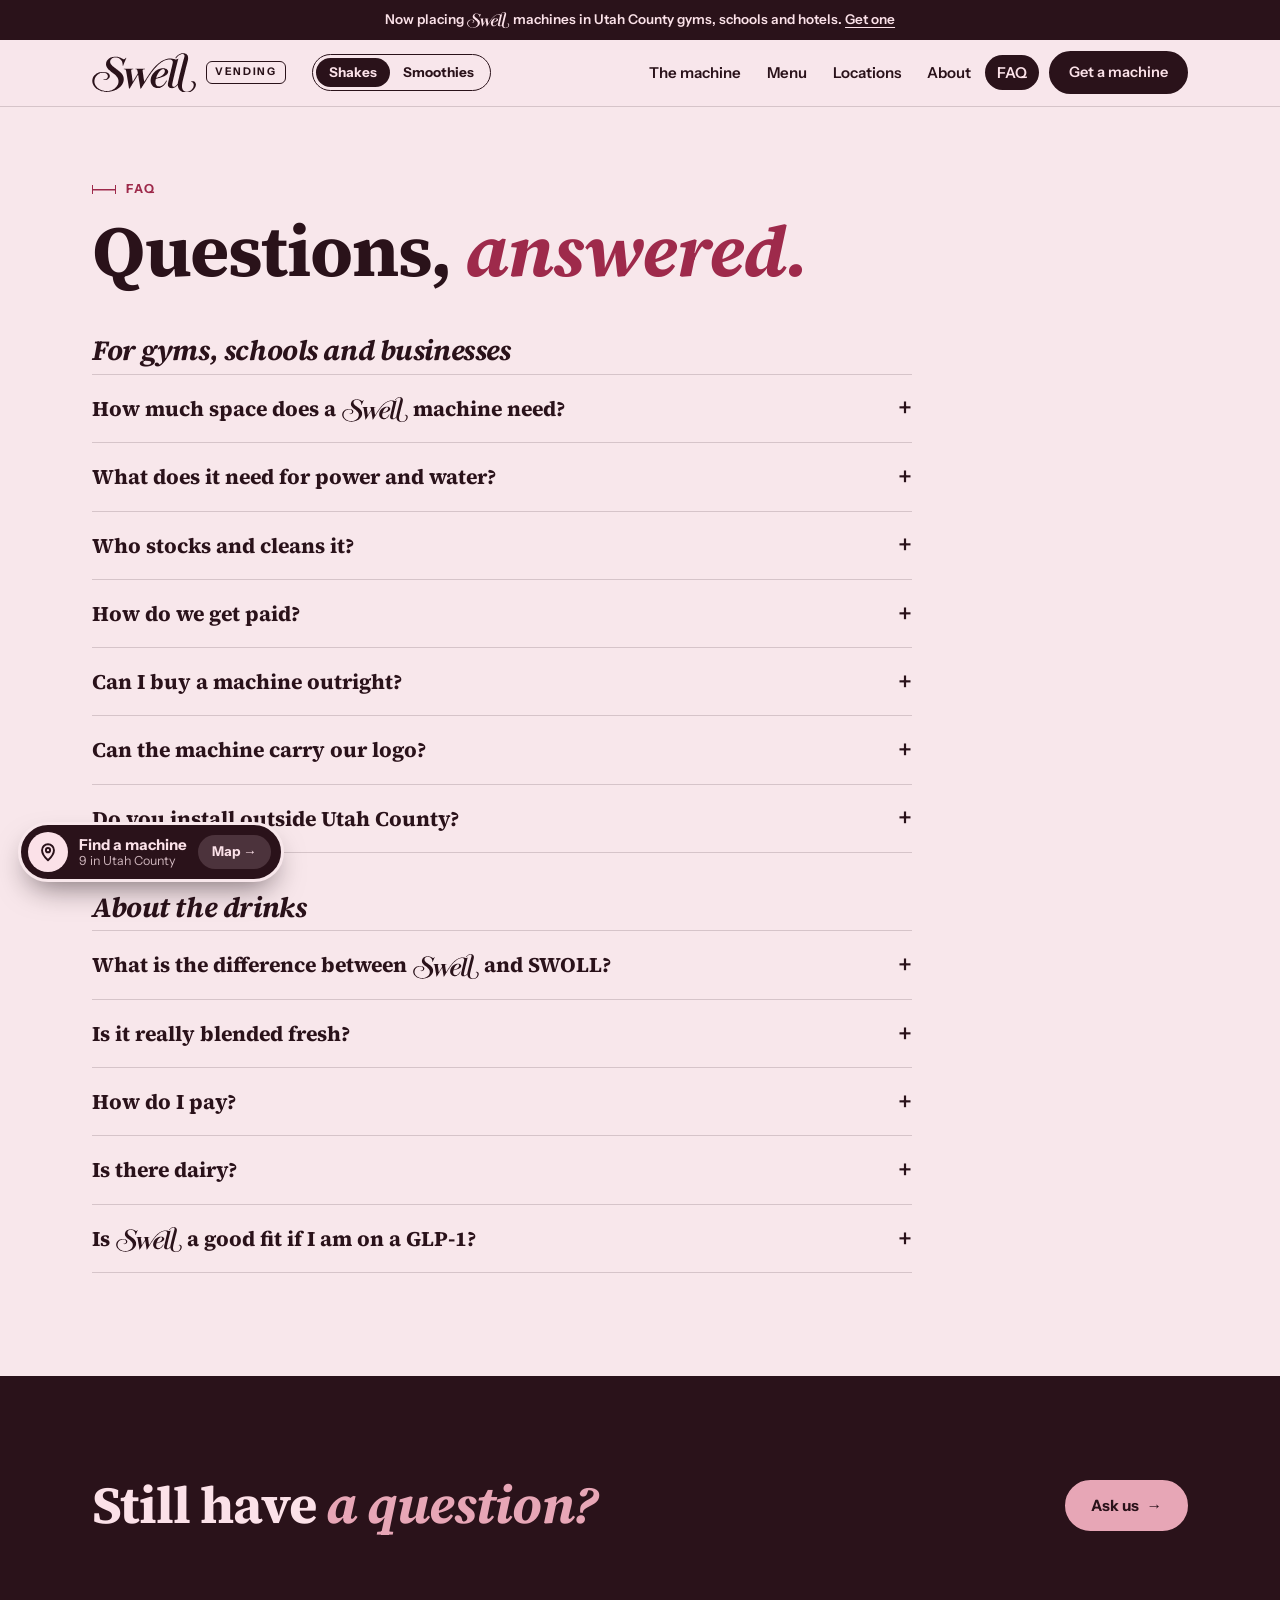
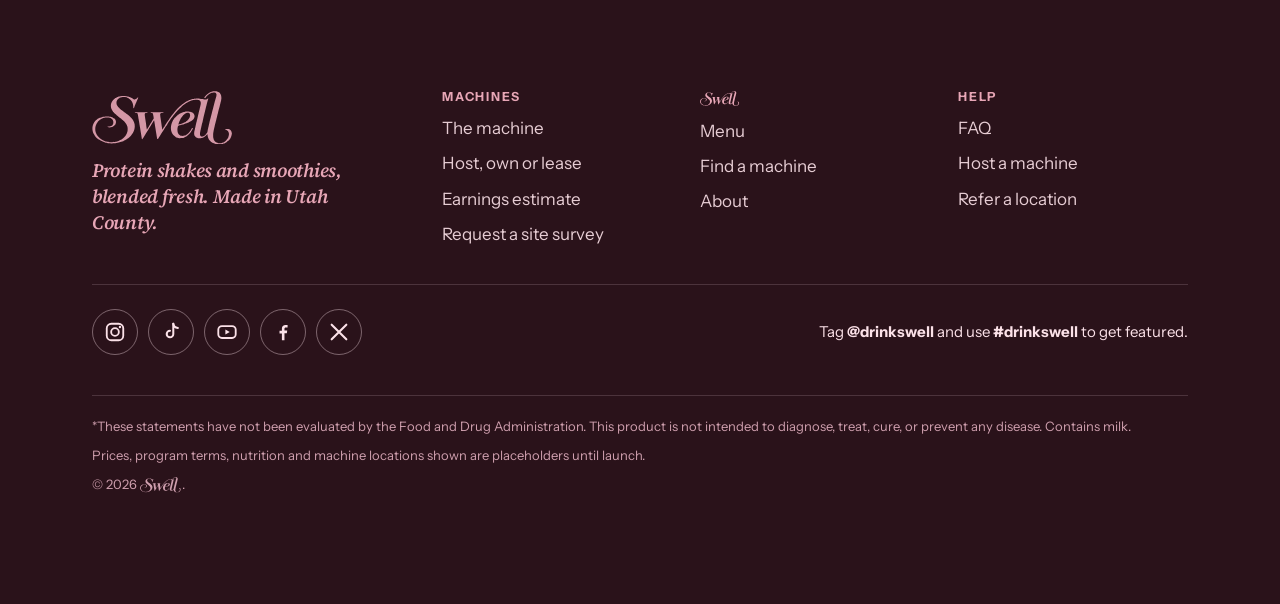
<file: faq.html>
<!doctype html>
<html lang="en" data-line="shakes">
<head>
<meta charset="utf-8">
<meta name="viewport" content="width=device-width, initial-scale=1, viewport-fit=cover">
<title>SWELL FAQ</title>
<meta name="claude:viewport-fit-sides" content="cover">
<meta name="description" content="Answers about hosting, buying and leasing a SWELL protein smoothie vending machine, and about SWELL and SWOLL cups.">
<link rel="canonical" href="https://pdrayday.github.io/drinkswell/faq.html">
<meta name="theme-color" content="#f8e7eb">
<meta name="color-scheme" content="light dark">
<meta property="og:type" content="website"><meta property="og:site_name" content="SWELL Vending"><meta property="og:title" content="SWELL FAQ"><meta property="og:description" content="Answers about hosting, buying and leasing a SWELL protein smoothie vending machine, and about SWELL and SWOLL cups."><meta property="og:image" content="https://pdrayday.github.io/drinkswell/img/menu/shakes.webp">
<link rel="icon" href="favicon.ico" sizes="any"><link rel="icon" type="image/png" sizes="32x32" href="img/icons/favicon-32.png"><link rel="apple-touch-icon" href="img/icons/apple-touch-icon.png">
<link rel="preload" href="fonts/source-serif-4.woff2" as="font" type="font/woff2" crossorigin>
<link rel="preload" href="fonts/instrument-sans-400.woff2" as="font" type="font/woff2" crossorigin>
<link rel="preload" href="fonts/source-serif-4-italic.woff2" as="font" type="font/woff2" crossorigin>
<link rel="stylesheet" href="css/site.css">
<script>try{var l=localStorage.getItem("swell-line");if(l==="smoothies"||l==="shakes")document.documentElement.setAttribute("data-line",l)}catch(e){}</script>
</head>
<body>
<svg width="0" height="0" style="position:absolute" aria-hidden="true"><symbol id="swell-logo" viewBox="0 0 2496 954"><path fill-rule="evenodd" d="M2245.5,951.9C2242.8,951.5 2233.5,950.2 2225.0,949.1C2202.7,946.1 2182.8,940.0 2160.0,929.1C2152.1,925.3 2133.8,914.0 2126.5,908.5C2114.6,899.4 2094.5,877.2 2086.2,864.0C2081.6,856.6 2072.1,836.1 2069.2,827.0C2064.2,811.8 2060.0,790.3 2060.0,779.9C2060.0,769.8 2055.9,768.1 2050.6,776.0C2047.2,781.1 2028.8,799.5 2022.0,804.5C2020.5,805.6 2016.6,808.5 2013.4,811.0C2006.9,816.0 2003.8,818.0 1993.5,823.8C1962.8,841.0 1920.8,848.5 1890.5,842.0C1880.0,839.8 1866.3,834.8 1861.0,831.2C1859.6,830.3 1857.5,829.0 1856.3,828.5C1849.8,825.5 1830.0,803.7 1830.0,799.5C1830.0,799.0 1828.7,795.9 1827.1,792.6C1824.8,787.8 1823.8,783.5 1822.4,772.2C1820.8,759.5 1820.8,756.2 1821.9,743.7C1823.4,725.7 1824.8,716.4 1826.6,712.2C1827.3,710.3 1828.7,704.7 1829.5,699.7C1830.4,694.6 1831.9,687.8 1833.0,684.5C1834.0,681.2 1835.4,675.4 1836.0,671.5C1836.6,667.6 1837.9,662.0 1838.9,659.0C1840.0,656.0 1841.3,649.9 1842.0,645.5C1842.7,641.1 1844.0,635.5 1845.0,633.0C1846.0,630.5 1847.3,624.5 1847.9,619.6C1848.6,614.7 1849.8,609.1 1850.6,607.1C1851.4,605.2 1852.7,599.3 1853.6,594.1C1854.4,588.8 1855.9,582.2 1856.9,579.5C1857.9,576.8 1859.3,571.1 1860.0,567.0C1860.7,562.9 1862.0,557.5 1863.0,555.0C1864.0,552.5 1865.3,546.9 1866.0,542.5C1866.7,538.1 1868.0,532.3 1869.0,529.5C1870.0,526.8 1871.4,521.4 1872.1,517.5C1872.7,513.6 1874.1,508.2 1875.0,505.5C1876.0,502.7 1877.3,497.1 1878.0,493.0C1878.7,488.9 1880.0,483.5 1881.0,481.0C1882.0,478.5 1883.3,473.2 1883.9,469.2C1884.5,465.1 1885.9,459.3 1887.0,456.2C1888.1,453.2 1889.5,446.8 1890.1,442.1C1890.7,437.4 1892.0,431.5 1893.0,429.0C1894.0,426.5 1895.3,420.6 1895.9,415.8C1896.5,411.0 1897.9,404.3 1899.0,401.0C1900.1,397.6 1901.6,391.1 1902.4,386.5C1903.2,381.9 1904.4,377.1 1905.0,376.0C1905.6,374.9 1906.9,369.6 1908.0,364.2C1909.0,358.9 1910.4,353.1 1911.0,351.5C1911.6,349.9 1913.0,344.3 1914.1,339.2C1915.1,334.1 1916.5,329.0 1917.1,327.9C1917.6,326.8 1919.0,321.5 1920.0,316.2C1921.1,310.9 1922.5,304.7 1923.3,302.5C1924.1,300.3 1925.3,295.1 1926.0,291.0C1926.7,286.9 1928.1,281.2 1929.0,278.4C1930.0,275.5 1931.4,269.7 1932.0,265.6C1932.6,261.4 1934.0,255.0 1935.1,251.3C1936.1,247.6 1937.7,238.3 1938.6,230.6C1940.8,211.5 1939.6,199.9 1934.2,189.2C1928.0,176.8 1915.6,166.2 1902.5,162.0C1899.8,161.1 1896.5,159.8 1895.3,159.2C1891.5,157.1 1873.2,155.0 1859.0,155.0C1844.8,155.0 1821.2,157.2 1816.5,159.0C1815.0,159.6 1809.7,160.7 1804.6,161.6C1796.8,162.9 1784.4,166.4 1773.5,170.2C1771.8,170.8 1767.8,172.1 1764.5,173.2C1761.2,174.3 1756.4,176.2 1753.9,177.6C1751.3,178.9 1748.6,180.0 1747.9,180.0C1747.1,180.0 1744.3,181.1 1741.5,182.4C1738.8,183.7 1733.6,186.1 1730.0,187.8C1726.4,189.5 1721.5,191.8 1719.0,193.0C1716.5,194.2 1712.4,196.3 1709.9,197.8C1707.3,199.3 1703.2,201.6 1700.9,202.9C1698.5,204.2 1695.1,206.3 1693.4,207.6C1691.7,208.9 1689.9,210.0 1689.3,210.0C1688.8,210.0 1686.6,211.3 1684.4,213.0C1682.3,214.6 1680.0,216.0 1679.4,216.0C1678.8,216.0 1676.7,217.2 1674.7,218.8C1672.8,220.3 1669.9,222.3 1668.3,223.2C1666.8,224.2 1663.5,226.3 1661.0,228.0C1658.5,229.7 1655.2,231.8 1653.7,232.8C1652.2,233.7 1647.9,236.8 1644.3,239.5C1640.8,242.2 1636.8,245.2 1635.6,246.0C1630.0,249.9 1614.9,261.9 1609.6,266.7C1608.5,267.7 1606.6,269.2 1605.4,270.0C1601.3,272.9 1578.6,293.8 1556.7,315.0C1528.3,342.4 1467.1,412.7 1451.5,435.8C1450.1,437.8 1447.6,441.3 1445.9,443.5C1444.3,445.7 1441.3,449.9 1439.2,452.9C1434.8,459.4 1432.1,463.0 1427.7,468.7C1422.2,475.9 1409.1,493.4 1406.9,496.5C1405.8,498.1 1403.1,502.0 1401.0,505.0C1398.8,508.0 1396.1,511.9 1395.0,513.5C1393.9,515.1 1391.8,518.1 1390.5,520.0C1389.2,521.9 1387.1,525.1 1386.0,527.0C1384.8,528.9 1382.1,533.0 1380.0,536.0C1369.4,550.7 1360.1,564.6 1356.9,570.5C1355.7,572.7 1353.7,575.8 1352.4,577.3C1351.1,578.9 1350.0,580.6 1350.0,581.1C1350.0,581.6 1347.4,586.0 1344.2,590.8C1336.8,601.8 1322.9,622.7 1321.4,624.9C1319.1,628.3 1308.5,644.6 1307.0,647.0C1306.2,648.4 1304.6,651.0 1303.5,652.8C1302.4,654.7 1300.3,657.8 1298.8,659.7C1297.2,661.7 1296.0,663.8 1296.0,664.5C1296.0,665.2 1294.8,667.3 1293.2,669.3C1291.7,671.3 1288.3,676.6 1285.7,681.2C1283.0,685.8 1279.6,691.4 1278.2,693.7C1276.7,696.0 1273.3,701.4 1270.6,705.7C1267.9,710.0 1264.5,715.3 1263.0,717.5C1261.6,719.7 1260.1,722.2 1259.8,723.0C1259.5,723.8 1256.7,728.3 1253.6,732.8C1250.5,737.4 1248.0,741.4 1248.0,741.6C1248.0,741.8 1245.4,746.0 1242.1,750.8C1235.0,761.4 1225.5,776.2 1221.5,783.0C1219.8,785.8 1216.7,790.9 1214.5,794.4C1212.3,797.9 1209.4,802.6 1208.0,804.9C1206.6,807.3 1204.6,810.4 1203.5,811.8C1202.3,813.3 1199.4,817.9 1197.0,822.0C1194.6,826.1 1191.9,830.4 1191.0,831.5C1190.1,832.6 1187.1,837.3 1184.4,842.0C1176.1,856.2 1171.0,860.2 1165.0,857.0C1161.9,855.3 1161.1,852.9 1159.5,840.3C1158.6,833.8 1156.9,823.1 1155.5,816.5C1154.2,809.9 1152.4,799.1 1151.5,792.5C1150.6,785.9 1149.4,778.9 1148.9,776.9C1148.4,775.0 1147.1,766.8 1146.1,758.7C1145.0,750.7 1143.7,742.4 1143.1,740.3C1142.6,738.2 1141.2,729.8 1140.0,721.5C1138.9,713.2 1137.5,704.9 1137.0,703.0C1136.5,701.1 1135.4,693.6 1134.5,686.5C1133.6,679.4 1132.0,669.9 1131.0,665.5C1130.0,661.1 1128.6,653.2 1128.0,648.0C1127.4,642.8 1126.1,634.5 1125.0,629.5C1124.0,624.5 1122.6,615.8 1121.9,610.1C1121.3,604.4 1120.1,597.4 1119.4,594.6C1118.6,591.8 1117.3,583.6 1116.4,576.5C1115.6,569.4 1114.0,559.5 1112.9,554.5C1111.8,549.5 1110.6,541.6 1110.3,536.7C1110.0,531.9 1109.1,527.2 1108.4,526.2C1107.2,524.6 1107.0,524.6 1104.3,526.2C1102.8,527.1 1100.4,530.0 1099.0,532.7C1096.1,538.1 1093.1,543.1 1090.1,547.5C1084.4,555.6 1068.8,581.1 1067.0,585.1C1066.4,586.4 1064.4,590.0 1062.5,593.0C1060.6,596.0 1058.1,600.3 1056.9,602.5C1055.7,604.7 1053.7,607.8 1052.4,609.3C1051.1,610.9 1050.0,612.8 1050.0,613.5C1050.0,614.2 1048.9,616.1 1047.6,617.7C1046.3,619.2 1044.3,622.3 1043.1,624.5C1041.9,626.7 1039.9,630.1 1038.7,632.0C1037.5,634.0 1035.6,637.1 1034.5,638.9C1033.4,640.7 1031.5,643.6 1030.3,645.4C1029.1,647.1 1027.3,649.9 1026.4,651.5C1025.5,653.1 1023.7,655.8 1022.4,657.3C1021.1,658.9 1020.0,660.7 1020.0,661.3C1020.0,662.0 1018.6,664.3 1017.0,666.4C1015.3,668.6 1014.0,670.8 1014.0,671.3C1014.0,672.2 1012.0,675.7 1005.5,686.0C1004.3,687.9 1001.1,693.2 998.4,697.8C995.7,702.3 992.1,708.2 990.5,710.8C988.9,713.5 986.6,717.1 985.5,718.9C984.4,720.7 982.3,723.8 980.8,725.7C979.2,727.7 978.0,729.8 978.0,730.5C978.0,731.2 976.7,733.4 975.0,735.5C973.4,737.6 972.0,739.8 972.0,740.5C972.0,741.2 970.7,743.4 969.0,745.5C967.4,747.6 966.0,749.8 966.0,750.5C966.0,751.2 964.7,753.4 963.0,755.5C961.4,757.6 960.0,759.7 960.0,760.3C960.0,760.9 958.9,762.7 957.6,764.4C956.3,766.1 954.2,769.5 952.9,771.9C948.1,780.5 938.8,795.8 933.1,804.5C931.6,806.7 929.9,809.6 929.2,811.0C928.5,812.4 927.0,814.9 925.7,816.7C924.5,818.4 922.1,822.2 920.5,825.0C918.9,827.9 916.5,831.4 915.4,832.8C914.2,834.3 912.3,837.4 911.2,839.7C910.0,842.0 908.6,844.2 908.0,844.5C907.4,844.9 906.4,846.6 905.6,848.4C903.5,853.5 898.2,859.0 895.4,859.0C890.7,859.0 888.3,855.1 887.5,846.4C887.1,842.1 886.2,835.4 885.4,831.5C884.7,827.6 883.2,819.1 882.1,812.5C881.0,805.9 879.0,794.0 877.7,786.0C876.3,778.0 873.8,762.0 872.1,750.5C870.3,739.0 868.2,725.2 867.4,720.0C866.5,714.8 865.0,705.1 864.0,698.5C862.1,686.1 858.6,665.9 854.5,643.5C853.2,636.4 851.8,628.0 851.5,625.0C851.1,622.0 849.8,613.9 848.5,607.0C847.2,600.1 845.9,591.1 845.5,587.0C845.1,582.9 844.2,576.7 843.4,573.2C842.6,569.7 841.1,561.2 840.0,554.2C838.9,547.2 837.2,537.2 836.1,532.0C835.1,526.8 833.9,519.8 833.5,516.5C833.1,513.2 831.9,506.2 830.9,500.9C828.9,491.3 827.0,479.1 822.5,449.0C816.6,410.1 812.7,400.1 800.9,393.9C797.1,391.9 794.6,391.5 781.3,391.0C771.3,390.7 765.7,390.1 764.9,389.3C762.9,387.3 763.5,382.2 766.0,379.5L768.3,377.0L878.1,377.0C976.5,377.0 988.0,377.2 989.4,378.6C991.4,380.6 991.4,385.9 989.4,388.8C988.0,390.9 987.2,391.0 973.2,391.0C959.9,391.0 958.0,391.2 953.5,393.4C943.1,398.2 939.2,406.5 940.3,421.4C941.7,439.8 943.2,453.1 945.0,463.5C946.1,469.6 947.4,479.2 948.1,485.0C948.7,490.8 950.0,499.3 951.0,504.0C952.0,508.7 953.4,517.0 954.0,522.5C954.6,528.0 956.0,537.0 957.0,542.5C958.1,548.0 959.4,557.5 960.0,563.5C960.6,569.5 962.0,579.2 963.0,585.0C964.1,590.8 965.4,601.1 966.0,608.0C966.6,614.9 967.9,625.2 969.0,631.0C970.0,636.8 971.4,646.5 972.0,652.5C972.6,658.5 973.8,666.0 974.6,669.1C975.3,672.2 976.0,676.8 976.0,679.3C976.0,684.0 977.7,686.4 980.6,685.8C981.5,685.6 982.6,684.8 983.0,684.0C983.4,683.2 985.5,679.1 987.5,675.0C989.5,670.9 992.0,666.6 993.0,665.5C994.0,664.4 995.5,662.0 996.5,660.1C997.4,658.2 999.1,655.8 1000.1,654.7C1001.1,653.5 1002.0,652.2 1002.0,651.7C1002.0,650.7 1005.0,645.6 1010.8,637.0C1012.5,634.3 1014.0,631.6 1014.0,631.2C1014.0,630.7 1014.9,629.1 1016.0,627.7C1018.1,625.0 1022.7,617.0 1025.9,610.4C1026.9,608.1 1028.3,605.9 1028.9,605.5C1029.5,605.2 1030.7,603.2 1031.6,601.2C1033.0,597.6 1035.1,594.2 1041.2,585.3C1042.7,583.0 1044.0,580.9 1044.0,580.6C1044.0,580.0 1046.9,575.5 1053.0,566.5C1059.7,556.7 1062.0,552.9 1062.0,552.1C1062.0,551.6 1063.1,549.9 1064.4,548.3C1065.7,546.8 1067.7,543.7 1068.9,541.5C1070.1,539.3 1072.5,535.1 1074.3,532.2C1076.1,529.3 1081.1,521.0 1085.4,513.7C1089.8,506.5 1094.4,499.1 1095.6,497.5C1100.2,491.1 1100.5,488.4 1098.7,470.8C1097.8,461.8 1096.3,451.8 1095.5,448.5C1094.6,445.2 1093.0,437.6 1092.0,431.5C1087.6,406.7 1083.9,398.2 1075.5,393.7C1072.2,391.9 1069.4,391.5 1059.0,391.2C1045.3,390.8 1043.0,389.9 1043.0,385.0C1043.0,383.5 1043.9,381.1 1045.1,379.6L1047.1,377.0L1158.5,377.0C1238.7,377.0 1270.6,377.3 1272.4,378.1C1273.7,378.7 1275.1,380.1 1275.3,381.2C1276.0,383.9 1274.2,388.8 1272.0,390.0C1271.0,390.6 1262.6,391.0 1253.4,391.0C1237.6,391.0 1236.5,391.1 1230.9,393.6C1224.0,396.7 1218.8,402.7 1216.3,410.7C1214.8,415.4 1214.8,417.3 1215.9,428.2C1217.2,441.6 1218.9,454.6 1222.5,480.0C1223.8,489.1 1225.2,499.0 1225.5,502.0C1225.8,505.0 1226.5,509.8 1227.1,512.5C1227.6,515.2 1229.1,526.0 1230.5,536.5C1231.9,547.0 1233.4,558.4 1233.9,562.0C1240.0,602.8 1244.3,631.4 1246.0,642.0C1246.6,646.1 1248.0,655.1 1249.1,662.0C1250.1,668.9 1251.0,676.4 1251.0,678.6C1251.0,684.1 1253.7,687.7 1256.7,686.2C1257.9,685.5 1259.2,683.8 1259.8,682.2C1260.7,679.7 1272.2,661.5 1281.2,648.3C1282.7,646.0 1284.0,643.8 1284.0,643.2C1284.0,642.7 1284.9,641.5 1285.9,640.6C1287.0,639.6 1288.6,637.2 1289.5,635.3C1290.4,633.4 1292.1,630.3 1293.3,628.5C1294.5,626.6 1296.6,623.2 1298.0,620.9C1299.4,618.6 1302.3,613.9 1304.5,610.4C1306.7,606.9 1309.8,601.8 1311.5,599.0C1316.2,590.9 1320.7,583.8 1323.0,580.5C1324.2,578.9 1326.6,575.0 1328.5,572.0C1330.3,569.0 1333.0,564.9 1334.5,563.0C1337.2,559.4 1346.0,546.3 1349.5,540.6C1350.6,538.8 1352.5,536.0 1353.8,534.4C1359.9,526.6 1362.0,523.6 1362.0,522.5C1362.0,521.8 1363.2,519.7 1364.8,517.7C1366.3,515.8 1368.3,512.9 1369.2,511.3C1371.1,508.3 1374.0,503.9 1381.1,493.3C1388.4,482.4 1388.8,481.7 1392.5,477.0C1394.4,474.5 1396.9,470.9 1398.0,469.0C1399.1,467.1 1401.4,463.7 1403.1,461.5C1404.7,459.3 1407.3,455.7 1408.8,453.5C1412.0,448.7 1416.5,442.7 1420.0,438.4C1421.4,436.7 1423.6,433.9 1425.0,432.1C1426.4,430.4 1429.1,426.9 1431.0,424.5C1434.6,420.0 1440.3,412.8 1461.3,386.1C1463.6,383.2 1466.2,380.1 1467.1,379.1C1468.0,378.2 1474.7,370.5 1482.0,362.0C1510.6,328.7 1540.3,298.3 1572.4,269.5C1577.3,265.1 1582.7,260.2 1584.4,258.6C1586.1,257.0 1589.1,254.6 1591.0,253.1C1592.9,251.7 1597.0,248.5 1600.0,246.0C1606.5,240.6 1615.8,233.4 1624.0,227.5C1625.9,226.1 1629.5,223.4 1632.0,221.5C1634.5,219.6 1638.1,217.1 1640.0,216.0C1641.9,214.9 1645.5,212.4 1648.0,210.5C1650.5,208.5 1653.8,206.2 1655.3,205.2C1656.9,204.3 1659.8,202.3 1661.7,200.8C1663.7,199.2 1665.8,198.0 1666.5,198.0C1667.2,198.0 1669.0,197.0 1670.6,195.8C1672.1,194.5 1675.4,192.5 1678.0,191.3C1680.5,190.1 1683.2,188.6 1684.0,188.1C1684.8,187.5 1687.5,186.2 1690.0,185.0C1696.6,182.0 1702.3,179.1 1704.0,177.9C1704.8,177.4 1707.5,176.0 1710.0,174.9C1712.5,173.8 1715.2,172.5 1716.0,171.9C1716.8,171.4 1719.1,170.3 1721.0,169.4C1722.9,168.5 1726.8,166.7 1729.5,165.4C1732.2,164.1 1735.8,162.7 1737.5,162.4C1739.2,162.0 1742.2,160.8 1744.4,159.8C1749.2,157.4 1760.3,153.4 1769.5,150.9C1773.3,149.9 1778.3,148.3 1780.5,147.5C1782.7,146.7 1789.2,145.1 1795.0,144.0C1800.8,142.9 1808.0,141.4 1811.0,140.6C1820.3,138.1 1856.4,134.7 1878.0,134.3C1895.4,133.9 1902.2,134.2 1923.0,136.5C1936.5,137.9 1952.0,140.2 1957.5,141.5C1963.0,142.8 1969.8,144.2 1972.5,144.6C1975.2,145.0 1979.9,146.1 1982.9,147.1C1989.5,149.4 2010.4,153.0 2016.8,153.0C2028.6,152.9 2045.8,148.1 2056.0,142.0C2067.7,134.9 2068.2,134.7 2070.6,135.8C2073.6,137.2 2074.6,141.0 2072.7,144.6C2068.2,153.7 2053.6,204.4 2043.5,246.5C2039.6,262.7 2036.4,275.2 2033.0,287.0C2031.8,291.1 2029.9,298.3 2028.9,303.0C2027.8,307.7 2026.3,313.5 2025.5,316.0C2024.8,318.5 2023.4,324.4 2022.5,329.2C2021.7,334.1 2020.1,340.8 2019.1,344.2C2018.0,347.7 2016.9,352.7 2016.5,355.5C2016.1,358.2 2014.8,363.9 2013.5,368.0C2011.0,376.1 2008.3,386.8 2004.0,405.5C2002.5,412.1 2000.6,420.2 1999.7,423.5C1998.9,426.8 1996.8,435.8 1995.0,443.5C1993.3,451.2 1991.0,461.1 1989.8,465.5C1988.7,469.9 1986.9,477.5 1985.9,482.4C1984.9,487.3 1983.6,492.7 1983.0,494.4C1982.4,496.1 1981.2,501.3 1980.5,506.0C1979.7,510.7 1978.2,517.2 1977.2,520.5C1976.1,523.8 1975.0,529.4 1974.6,532.9C1974.2,536.4 1972.8,542.7 1971.5,546.9C1970.2,551.1 1968.9,556.8 1968.5,559.5C1968.2,562.2 1966.8,568.1 1965.5,572.5C1963.1,580.2 1961.4,587.4 1956.6,608.5C1955.3,614.0 1953.6,620.8 1952.7,623.5C1951.9,626.2 1950.4,632.7 1949.5,637.8C1948.6,642.9 1947.3,648.7 1946.6,650.8C1945.9,652.8 1945.0,656.8 1944.6,659.5C1944.2,662.2 1942.9,668.3 1941.6,673.0C1940.3,677.7 1938.7,684.9 1938.0,689.0C1937.3,693.1 1936.1,698.2 1935.4,700.3C1934.6,702.4 1933.3,708.3 1932.5,713.3C1931.6,718.4 1930.1,725.4 1929.1,729.0C1926.5,737.7 1925.0,751.0 1925.0,764.5C1925.0,784.4 1927.5,792.4 1936.4,801.8C1942.7,808.5 1945.3,810.0 1953.6,811.5C1960.2,812.8 1962.5,812.8 1970.6,811.6C1980.3,810.2 1990.4,806.2 1996.7,801.4C1998.4,800.1 2000.3,799.0 2000.9,799.0C2002.7,799.0 2025.1,778.8 2032.0,770.9C2043.6,757.8 2054.7,742.4 2057.0,736.6C2057.5,735.2 2058.6,728.1 2059.5,720.9C2060.3,713.7 2061.2,707.5 2061.5,707.1C2061.7,706.7 2062.8,701.4 2063.9,695.4C2065.0,689.4 2067.5,677.5 2069.5,669.0C2071.5,660.5 2073.9,649.2 2075.0,644.0C2076.1,638.8 2078.3,629.1 2079.9,622.5C2082.7,610.7 2084.6,602.6 2091.0,574.5C2095.2,556.0 2101.8,529.1 2108.0,505.0C2110.8,494.3 2115.1,477.6 2117.6,468.0C2120.1,458.4 2123.0,447.1 2124.0,443.0C2125.0,438.9 2128.8,423.8 2132.4,409.5C2136.1,395.2 2140.2,379.0 2141.5,373.5C2145.8,355.5 2147.2,349.6 2150.1,339.6C2151.7,334.2 2153.0,329.2 2153.0,328.6C2153.0,328.0 2154.4,322.3 2156.1,316.0C2157.8,309.7 2160.5,299.3 2162.2,293.0C2163.9,286.7 2166.5,277.0 2168.0,271.5C2169.6,266.0 2171.5,258.8 2172.3,255.5C2176.7,237.4 2178.5,230.7 2180.5,223.5C2181.8,219.1 2183.5,212.8 2184.3,209.5C2188.9,191.0 2191.3,182.1 2192.6,178.6C2193.5,176.4 2194.6,172.1 2195.1,169.1C2195.7,166.0 2197.2,160.1 2198.6,156.0C2204.0,139.1 2205.2,135.2 2206.7,129.5C2207.5,126.2 2209.2,120.3 2210.5,116.5C2211.8,112.7 2213.2,107.9 2213.5,106.0C2213.9,104.1 2215.3,98.5 2216.8,93.5C2219.1,85.5 2219.4,82.8 2219.4,69.0L2219.5,53.5L2215.5,47.2C2211.9,41.3 2209.7,39.0 2202.2,33.3C2197.7,29.9 2183.9,26.7 2173.5,26.7C2163.5,26.7 2138.2,30.8 2133.5,33.2C2131.8,34.1 2128.9,35.1 2127.0,35.5C2123.7,36.1 2111.3,41.5 2106.0,44.6C2104.6,45.4 2101.7,46.9 2099.5,47.9C2097.3,48.9 2094.9,50.5 2094.1,51.4C2093.4,52.3 2092.2,53.0 2091.5,53.0C2090.9,53.0 2088.3,54.5 2085.9,56.2C2080.1,60.5 2078.1,61.9 2073.2,65.2C2066.7,69.5 2042.6,93.5 2036.4,101.6C2033.4,105.6 2028.8,112.6 2026.2,117.2C2020.3,127.4 2018.1,128.8 2010.3,127.0C2000.9,124.9 1999.9,119.3 2007.3,110.1C2009.1,107.9 2013.0,102.9 2016.0,98.9C2035.3,73.3 2062.7,48.6 2085.1,36.6C2087.6,35.3 2090.2,33.5 2090.9,32.6C2091.6,31.8 2093.8,30.6 2095.7,29.9C2097.7,29.3 2100.8,27.7 2102.8,26.4C2104.7,25.1 2106.8,24.0 2107.4,24.0C2108.0,24.0 2110.5,22.9 2113.0,21.6C2115.5,20.3 2119.5,18.7 2122.0,18.0C2124.5,17.4 2127.9,16.0 2129.5,15.0C2131.2,13.9 2135.2,12.7 2138.5,12.1C2141.8,11.5 2147.9,10.1 2152.0,8.9C2158.9,6.8 2161.7,6.6 2189.0,6.6L2218.5,6.5L2230.6,9.7C2237.3,11.5 2245.3,14.3 2248.5,16.0C2251.6,17.6 2254.8,19.0 2255.5,19.0C2256.2,19.0 2257.3,19.7 2258.1,20.6C2258.8,21.4 2261.0,23.0 2263.0,24.0C2270.7,27.9 2289.4,49.2 2292.7,57.6C2293.1,58.6 2294.4,61.0 2295.7,62.9C2297.0,64.8 2298.0,67.1 2298.0,68.2C2298.0,69.2 2299.1,72.8 2300.5,76.1C2303.7,83.7 2307.0,107.8 2307.0,123.5C2307.0,136.1 2302.8,169.8 2300.7,175.0C2299.9,176.9 2298.7,181.9 2298.0,186.0C2297.3,190.1 2295.9,195.6 2294.9,198.2C2293.9,200.8 2292.6,205.9 2291.9,209.7C2291.3,213.4 2290.0,218.5 2289.0,221.0C2288.0,223.5 2286.7,228.9 2286.0,233.0C2285.3,237.1 2284.1,242.1 2283.3,244.0C2282.5,245.9 2281.2,250.9 2280.4,255.0C2279.6,259.1 2277.9,266.1 2276.6,270.5C2274.4,278.1 2272.8,283.9 2269.3,297.5C2265.7,311.7 2264.9,314.9 2263.0,322.5C2261.9,326.9 2260.1,333.2 2259.1,336.5C2258.0,339.8 2256.5,345.9 2255.6,350.0C2254.8,354.1 2253.4,359.4 2252.6,361.8C2251.8,364.1 2250.6,368.8 2250.0,372.3C2249.4,375.7 2247.8,381.9 2246.5,386.0C2245.3,390.1 2243.9,396.0 2243.5,399.0C2243.1,402.0 2242.0,406.5 2241.0,409.0C2240.1,411.5 2238.7,416.6 2238.0,420.5C2237.4,424.4 2235.8,430.9 2234.5,435.0C2233.3,439.1 2231.9,444.5 2231.5,447.0C2231.2,449.5 2230.0,454.2 2229.0,457.5C2227.9,460.8 2226.4,467.1 2225.6,471.5C2224.8,475.9 2223.5,481.3 2222.7,483.5C2221.9,485.7 2220.7,490.9 2220.0,495.0C2219.3,499.1 2217.9,504.8 2216.9,507.7C2215.9,510.6 2214.4,516.6 2213.6,521.2C2212.7,525.8 2211.2,531.8 2210.1,534.5C2209.1,537.3 2207.9,541.8 2207.5,544.5C2207.1,547.3 2205.8,552.9 2204.5,557.0C2203.1,561.1 2201.4,567.4 2200.7,571.0C2199.9,574.6 2198.3,581.3 2197.1,586.0C2192.9,602.3 2191.9,606.6 2189.9,616.5C2188.8,622.0 2187.3,628.5 2186.5,631.0C2185.7,633.5 2184.4,639.1 2183.6,643.5C2182.7,647.9 2181.4,653.7 2180.5,656.4C2179.7,659.1 2178.5,664.3 2177.9,667.9C2177.3,671.5 2176.1,676.9 2175.3,679.8C2174.0,684.6 2172.0,694.3 2167.6,718.0C2161.6,750.3 2159.8,769.9 2160.3,797.5C2160.6,819.9 2161.0,823.9 2163.4,835.5C2164.9,842.6 2167.7,853.0 2169.5,858.5C2173.1,868.9 2179.3,882.4 2181.0,883.5C2181.6,883.9 2182.9,885.9 2184.1,888.1C2188.8,897.4 2207.9,913.6 2222.0,920.3C2228.2,923.2 2243.9,928.3 2251.8,929.9C2258.5,931.3 2286.4,931.3 2295.0,930.0C2305.2,928.4 2326.1,923.0 2330.2,920.9C2332.3,919.9 2334.4,919.0 2335.1,919.0C2336.4,919.0 2352.4,911.1 2358.0,907.8C2371.8,899.5 2381.4,891.8 2394.4,878.6C2402.5,870.3 2415.1,854.2 2417.8,848.6C2418.7,846.9 2420.3,844.1 2421.6,842.5C2422.8,840.9 2424.1,838.4 2424.5,837.0C2424.9,835.6 2425.9,833.4 2426.8,832.0C2428.8,828.7 2433.7,815.1 2435.6,807.5C2441.2,784.3 2441.4,782.5 2441.5,768.5C2441.5,755.5 2441.3,753.7 2438.2,743.8C2434.7,732.4 2430.9,724.3 2425.8,717.6C2421.3,711.8 2413.1,704.3 2409.0,702.4C2407.1,701.5 2404.4,699.9 2403.0,699.0C2399.5,696.5 2389.5,694.7 2383.5,695.4C2376.9,696.1 2374.7,694.7 2375.2,690.0C2375.5,686.4 2375.7,686.2 2385.0,682.0C2398.1,675.9 2418.6,674.3 2435.5,678.0C2464.3,684.3 2486.6,709.2 2491.0,739.8C2491.5,743.7 2492.7,748.8 2493.5,751.2C2495.3,756.6 2495.4,759.3 2493.5,765.3C2492.7,768.0 2491.5,774.0 2490.9,778.8C2488.5,796.9 2481.2,817.8 2471.0,835.9C2458.6,857.9 2436.8,882.6 2416.1,898.2C2411.5,901.7 2406.1,905.7 2404.1,907.2C2402.1,908.7 2398.8,910.8 2396.8,912.0C2394.8,913.1 2391.6,915.0 2389.7,916.2C2381.1,921.9 2357.1,933.5 2348.0,936.5C2345.0,937.5 2341.3,938.9 2339.7,939.7C2333.1,943.0 2311.1,947.7 2293.5,949.5C2290.2,949.8 2284.0,950.8 2279.6,951.6C2271.2,953.1 2253.7,953.3 2245.5,951.9ZM338.5,934.0C329.7,933.5 316.7,932.5 309.5,931.6C302.4,930.7 294.8,930.0 292.8,930.0C288.1,930.0 255.8,923.6 246.5,920.9C226.0,914.8 216.0,911.7 211.5,910.0C208.8,908.9 203.8,907.2 200.5,906.1C181.5,900.0 139.0,878.2 124.0,866.9C122.1,865.5 119.7,864.0 118.6,863.6C111.3,861.0 66.8,820.2 59.6,809.4C58.5,807.6 55.5,803.6 53.0,800.3C47.4,793.1 38.0,778.9 35.2,773.3C34.0,771.0 32.6,768.9 32.1,768.6C31.6,768.2 30.6,766.3 29.9,764.2C29.3,762.2 27.9,759.4 27.0,758.0C26.0,756.6 24.7,753.5 24.0,751.0C23.3,748.5 21.9,744.8 20.8,742.7C17.8,736.7 12.5,717.1 9.4,700.0C8.4,694.2 7.5,683.4 7.2,672.5C6.9,656.6 7.1,652.6 9.4,638.5C10.8,629.7 13.1,619.1 14.5,615.0C15.8,610.9 17.8,604.8 18.8,601.5C21.8,592.4 25.3,583.8 27.6,580.0C28.8,578.1 30.1,575.4 30.5,574.0C30.9,572.6 32.3,570.1 33.6,568.4C34.9,566.7 36.0,565.0 36.0,564.5C36.0,563.8 42.6,553.7 47.3,547.5C50.4,543.3 60.8,531.2 65.0,527.0C70.0,522.0 82.8,511.1 87.9,507.5C90.2,505.9 93.9,503.1 96.0,501.5C103.7,495.4 113.1,490.2 138.7,477.8C147.0,473.8 177.0,463.9 186.5,462.0C189.8,461.3 195.7,460.0 199.5,459.0C208.1,456.7 234.8,454.1 257.5,453.3C278.6,452.6 312.2,455.6 327.0,459.5C332.2,460.9 339.0,462.6 342.0,463.4C348.4,465.1 362.6,470.1 365.5,471.8C366.6,472.4 369.5,473.9 372.0,475.0C382.0,479.6 387.0,483.0 397.9,492.2C407.1,499.9 417.6,513.1 419.5,519.0C419.9,520.4 421.3,523.3 422.6,525.5C425.0,529.6 428.0,544.7 428.0,552.6C428.0,559.7 424.9,575.3 422.4,580.9C421.1,583.8 420.0,586.7 420.0,587.2C420.0,587.8 417.9,591.7 415.3,595.9C403.4,615.0 373.5,637.9 353.2,643.4C350.1,644.3 345.0,645.7 342.0,646.6C333.2,649.1 305.8,649.7 293.5,647.6C281.4,645.5 277.6,643.6 277.2,639.3C277.0,636.9 277.5,635.7 279.7,634.0C282.0,632.2 283.2,631.9 287.0,632.5C311.7,636.0 331.3,632.0 350.6,619.4C363.6,611.0 374.4,594.6 378.2,577.8C385.3,545.8 375.1,514.9 351.3,496.2C346.0,492.0 334.9,485.0 333.6,485.0C333.2,485.0 331.6,484.2 330.2,483.2C325.8,480.2 311.6,476.1 298.1,473.9C287.2,472.1 282.7,471.9 264.5,472.3C241.1,472.9 228.3,474.5 216.1,478.4C211.6,479.8 207.1,481.0 206.2,481.0C205.3,481.0 203.2,481.7 201.5,482.6C199.8,483.5 195.8,485.2 192.5,486.5C182.9,490.2 175.5,493.4 172.9,495.1C171.6,496.0 168.5,497.7 166.0,498.9C159.7,501.9 157.4,503.4 141.0,514.7C131.0,521.7 110.1,541.7 103.8,550.5C102.2,552.7 100.0,555.6 99.0,557.0C94.5,562.9 91.9,566.8 89.3,571.4C87.8,574.0 85.3,578.3 83.8,580.9C82.3,583.4 80.4,587.1 79.5,589.0C78.6,590.9 76.7,594.8 75.4,597.5C74.0,600.2 72.3,604.5 71.6,607.0C70.8,609.5 69.3,613.8 68.2,616.5C67.1,619.2 65.5,624.4 64.6,628.0C63.8,631.6 62.5,636.8 61.6,639.7C56.4,658.0 57.4,707.2 63.4,723.7C64.2,726.0 65.3,730.4 65.9,733.4C66.5,736.5 68.1,741.4 69.5,744.3C70.9,747.3 72.0,750.3 72.0,751.1C72.0,752.4 76.4,762.1 79.6,768.0C80.4,769.4 81.9,772.5 83.1,775.0C84.3,777.5 86.2,780.7 87.4,782.1C88.6,783.6 90.4,786.3 91.5,788.1C100.9,804.1 115.8,820.8 135.5,837.7C141.6,842.9 147.4,847.9 148.5,848.9C151.0,851.2 164.5,860.5 171.3,864.7C187.2,874.4 200.5,880.9 223.0,890.0C231.5,893.4 255.3,901.0 257.4,901.0C258.4,901.0 262.3,901.9 265.9,902.9C269.5,904.0 277.0,905.6 282.5,906.5C288.0,907.4 295.7,908.7 299.5,909.5C311.4,911.9 338.1,913.3 358.5,912.6C385.3,911.7 392.6,910.9 422.5,905.9C432.6,904.2 459.0,896.4 472.0,891.2C482.4,887.1 505.7,876.0 515.1,870.7C518.2,868.9 522.3,866.7 524.1,865.6C526.0,864.6 528.9,862.5 530.7,861.1C532.5,859.7 535.7,857.1 538.0,855.5C560.0,839.5 591.4,807.4 600.8,791.4C604.0,786.0 606.5,781.9 609.8,776.7C611.5,773.9 613.0,771.1 613.0,770.5C613.0,769.9 614.1,767.9 615.5,766.0C616.9,764.1 618.0,761.9 618.0,760.9C618.0,760.0 619.3,756.9 620.9,753.9C622.4,750.9 624.1,746.9 624.5,745.0C624.9,743.1 626.2,739.0 627.5,736.0C628.7,733.0 630.1,728.2 630.4,725.5C630.8,722.8 632.1,716.9 633.3,712.5C635.2,705.4 635.5,701.9 635.5,681.0C635.5,660.3 635.2,656.5 633.3,649.0C632.2,644.3 630.6,638.0 630.0,635.0C629.3,632.0 627.9,627.9 627.0,626.0C626.0,624.1 624.9,620.9 624.5,619.0C623.8,615.9 620.1,607.5 616.4,601.0C615.7,599.6 614.1,596.6 613.0,594.3C611.9,592.1 609.2,587.6 607.0,584.3C604.7,581.1 602.2,577.4 601.3,576.0C600.3,574.6 598.2,571.9 596.5,570.0C594.9,568.0 592.4,564.9 591.0,563.0C583.1,552.2 565.2,534.1 546.9,518.3C540.5,512.8 534.4,507.5 533.3,506.4C526.5,499.9 515.3,490.6 508.6,486.0C504.2,483.0 498.5,478.6 497.5,477.6C496.4,476.4 492.1,473.1 483.1,466.3C473.4,459.0 468.8,455.6 466.4,453.5C465.1,452.4 461.8,449.7 459.0,447.5C456.2,445.3 447.5,438.2 439.7,431.7C431.9,425.3 423.7,418.5 421.6,416.7C408.7,406.2 391.0,388.4 381.0,376.0C379.1,373.6 376.4,370.2 375.0,368.6C372.3,365.3 372.0,364.9 364.1,353.2C358.7,345.3 349.7,328.1 345.7,318.3C340.2,304.7 336.0,282.7 336.0,267.5C336.1,236.9 343.7,208.2 357.7,186.2C368.3,169.6 388.2,147.8 402.9,136.8C405.4,135.0 409.0,132.3 410.9,130.8C412.9,129.3 415.6,127.5 417.0,126.8C418.4,126.1 420.8,124.7 422.4,123.5C425.8,121.2 431.6,118.1 438.0,115.0C440.5,113.8 444.8,111.8 447.5,110.4C450.3,109.1 453.1,108.0 453.8,108.0C454.5,108.0 457.2,106.9 459.8,105.6C462.4,104.3 466.9,102.7 469.8,102.1C472.7,101.5 476.6,100.4 478.4,99.6C480.3,98.8 485.6,97.4 490.2,96.5C494.8,95.6 501.9,94.0 506.0,93.0C526.5,87.9 586.3,87.6 609.5,92.5C613.4,93.3 621.7,94.9 628.1,95.9C634.5,96.9 641.0,98.5 642.6,99.3C644.2,100.1 648.2,101.3 651.5,102.0C654.8,102.7 659.1,104.0 661.0,105.0C662.9,106.0 666.5,107.3 669.0,108.0C671.5,108.6 674.9,110.0 676.5,111.0C678.1,112.0 681.5,113.4 684.0,114.0C686.5,114.7 689.6,116.0 691.0,116.9C692.4,117.9 695.6,119.4 698.2,120.4C700.8,121.4 703.2,122.6 703.5,123.1C703.9,123.6 706.3,125.0 709.1,126.1C711.8,127.3 714.0,128.6 714.0,129.0C714.0,129.4 715.4,130.3 717.0,131.0C718.7,131.7 721.3,133.2 722.7,134.4C724.2,135.5 727.1,137.4 729.1,138.5C731.2,139.6 737.1,142.7 742.2,145.4L751.5,150.3L761.5,150.4C769.3,150.4 772.3,150.0 775.0,148.6C776.9,147.6 780.6,145.7 783.1,144.4C787.6,142.2 799.9,130.8 809.3,120.2C814.6,114.2 817.6,113.5 821.5,117.5C825.5,121.4 826.0,119.8 810.9,151.6C804.3,165.6 796.8,182.3 791.5,195.0C790.3,198.0 787.4,205.0 785.0,210.5C766.6,254.3 752.1,292.0 750.5,299.7C749.8,303.1 745.9,307.0 743.1,307.0C742.2,307.0 740.4,306.4 739.0,305.7L736.5,304.4L736.3,287.6C735.7,250.1 726.2,214.0 710.2,188.5C698.9,170.6 680.8,150.3 668.5,141.7C666.3,140.2 662.9,137.8 661.0,136.5C659.1,135.1 655.6,133.1 653.3,132.0C651.0,130.9 648.8,129.5 648.5,129.1C648.2,128.6 645.8,127.4 643.2,126.4C640.6,125.4 637.4,123.9 636.0,122.9C634.6,122.0 631.5,120.6 629.0,119.9C626.5,119.2 623.6,118.0 622.5,117.3C619.1,115.2 594.2,110.0 581.5,108.9C565.5,107.4 539.7,108.4 530.4,110.9C526.6,111.9 520.4,113.3 516.5,114.0C512.7,114.7 507.5,116.4 505.1,117.7C502.7,118.9 499.9,120.0 499.0,120.0C498.0,120.0 496.1,120.9 494.7,122.0C493.3,123.1 490.2,124.9 487.9,126.0C485.5,127.1 481.5,129.6 479.0,131.5C476.5,133.4 473.4,135.8 472.0,136.7C468.5,139.1 456.0,152.1 453.2,156.1C446.0,166.8 444.1,170.3 441.1,178.0C436.6,189.5 435.2,202.5 436.7,220.4C437.5,230.2 438.4,235.3 440.3,240.1C441.7,243.6 443.3,248.2 444.0,250.2C444.6,252.3 445.6,254.3 446.2,254.6C446.7,255.0 447.9,256.9 448.7,258.9C449.5,260.9 452.3,265.6 454.9,269.3C457.4,273.1 460.2,277.2 461.0,278.4C463.3,281.8 467.2,286.1 481.5,300.5C492.8,311.9 502.2,320.3 517.5,332.5C519.6,334.1 523.0,336.9 525.0,338.5C527.1,340.1 530.7,343.0 533.1,344.8C535.5,346.6 540.4,350.4 544.0,353.1C547.6,355.8 552.2,359.2 554.2,360.5C556.3,361.9 558.0,363.4 558.0,363.9C558.0,364.4 559.4,365.3 561.0,366.0C562.7,366.7 564.4,367.8 564.8,368.4C565.2,369.1 567.7,371.2 570.4,373.1C573.1,375.0 576.9,377.7 578.9,379.2C582.3,381.8 584.6,383.5 592.6,389.2C594.4,390.5 598.9,393.8 602.6,396.7C606.4,399.5 611.2,403.1 613.3,404.7C615.4,406.2 619.1,409.1 621.5,411.0C623.9,412.9 629.4,417.2 633.6,420.5C647.1,431.1 676.2,456.3 687.4,467.0C699.9,479.2 712.8,493.9 721.0,505.6C752.7,550.7 765.2,593.1 762.0,643.7C760.6,665.9 755.3,689.9 747.4,710.3C743.9,719.2 732.0,744.4 728.4,750.5C708.5,783.9 682.6,812.6 645.3,842.6C636.5,849.7 612.3,865.1 602.4,869.9C600.2,871.0 597.3,872.8 595.9,873.8C594.6,874.9 592.4,876.1 591.0,876.5C589.6,876.9 587.4,878.0 586.0,879.0C584.6,879.9 580.1,882.3 576.0,884.2C571.9,886.2 565.8,889.0 562.5,890.6C559.2,892.2 554.5,894.2 552.0,895.1C549.5,896.0 543.2,898.4 538.0,900.4C495.0,916.9 452.3,927.2 414.0,930.5C404.4,931.3 393.1,932.4 389.0,932.9C377.2,934.4 356.0,934.8 338.5,934.0ZM1552.5,841.0C1543.4,840.0 1540.0,839.3 1528.0,835.7C1514.0,831.5 1495.8,823.2 1489.4,818.1C1487.9,816.9 1486.3,816.0 1485.8,816.0C1485.2,816.0 1483.4,814.9 1481.6,813.5C1468.3,802.6 1460.7,796.0 1455.6,790.7C1448.7,783.4 1436.4,767.1 1433.9,762.0C1432.9,760.0 1431.4,757.8 1430.6,757.1C1429.8,756.4 1428.6,754.2 1427.9,752.3C1427.3,750.3 1425.7,747.2 1424.4,745.2C1423.1,743.3 1422.0,740.7 1422.0,739.5C1422.0,738.3 1420.9,735.2 1419.5,732.5C1418.1,729.9 1416.5,725.4 1415.9,722.6C1415.3,719.8 1414.0,715.2 1413.0,712.5C1410.4,705.2 1406.7,674.6 1406.7,660.5C1406.7,646.0 1410.3,615.0 1413.1,605.9C1414.2,602.3 1415.5,596.5 1416.1,593.1C1416.6,589.6 1417.9,585.1 1418.9,583.1C1419.9,581.1 1421.3,577.1 1421.9,574.1C1422.5,571.1 1423.9,567.3 1424.9,565.6C1426.0,563.9 1427.3,560.5 1428.0,558.0C1428.6,555.5 1429.9,552.4 1430.9,551.0C1431.9,549.6 1433.3,546.7 1434.0,544.5C1434.7,542.3 1435.8,539.8 1436.6,539.0C1437.3,538.2 1438.8,535.5 1440.0,533.0C1441.9,528.9 1445.3,522.9 1450.5,514.2C1452.3,511.1 1454.6,507.6 1462.9,495.2C1470.8,483.4 1506.1,446.0 1519.0,435.7C1520.9,434.2 1524.1,431.7 1526.0,430.2C1527.9,428.7 1530.8,426.6 1532.5,425.5C1534.1,424.5 1535.9,423.3 1536.5,422.8C1539.1,420.7 1548.2,414.3 1551.2,412.5C1559.9,407.2 1563.9,404.9 1568.0,402.9C1570.5,401.7 1573.6,399.9 1575.0,399.0C1576.4,398.0 1579.4,396.7 1581.6,396.1C1583.9,395.5 1586.3,394.3 1587.0,393.5C1587.6,392.7 1590.7,391.4 1593.8,390.5C1597.0,389.6 1600.5,388.2 1601.7,387.4C1602.9,386.6 1606.4,385.4 1609.4,384.6C1612.3,383.8 1616.2,382.5 1617.8,381.6C1619.5,380.7 1623.8,379.3 1627.3,378.5C1630.8,377.7 1635.5,376.4 1637.9,375.5C1640.2,374.7 1649.6,372.6 1658.8,370.8C1673.8,367.9 1677.8,367.6 1698.2,367.2C1718.0,366.9 1722.2,367.1 1731.7,368.9C1737.6,370.0 1745.7,371.4 1749.5,372.0C1765.5,374.4 1789.0,384.6 1800.4,394.2C1807.0,399.6 1816.4,409.8 1818.2,413.5C1819.3,415.7 1820.8,418.2 1821.5,419.0C1823.4,421.3 1828.1,438.7 1828.7,445.5C1829.8,458.8 1822.3,483.0 1813.8,493.8C1812.2,495.7 1811.0,497.6 1811.0,497.9C1811.0,499.2 1796.0,514.3 1787.8,521.2C1776.9,530.3 1774.3,532.3 1770.4,534.3C1768.7,535.2 1766.7,536.6 1765.9,537.6C1765.1,538.5 1763.2,539.9 1761.5,540.7C1759.8,541.5 1756.0,543.6 1753.0,545.5C1743.7,551.2 1721.3,562.0 1712.5,565.0C1709.3,566.1 1706.2,567.4 1705.6,567.9C1705.0,568.4 1702.5,569.3 1700.0,569.9C1697.5,570.5 1693.0,572.1 1690.0,573.5C1687.0,574.8 1682.5,576.5 1680.0,577.3C1672.0,579.9 1662.7,583.1 1656.0,585.5C1652.4,586.8 1644.1,589.5 1637.5,591.5C1630.9,593.5 1622.1,596.2 1618.0,597.5C1613.9,598.8 1608.9,600.2 1607.0,600.5C1605.1,600.9 1600.1,602.2 1596.0,603.5C1591.9,604.8 1586.7,606.2 1584.5,606.6C1582.3,606.9 1577.1,608.2 1573.0,609.5C1568.9,610.7 1563.5,612.1 1561.0,612.4C1558.5,612.8 1554.0,614.0 1551.0,615.0C1548.0,616.1 1543.7,617.4 1541.5,617.9C1534.7,619.6 1532.0,623.4 1530.9,632.6C1530.4,637.0 1529.0,643.8 1527.9,647.9C1525.7,656.2 1523.0,681.2 1523.0,694.4C1523.0,724.1 1529.3,749.2 1541.4,767.4C1545.4,773.5 1555.0,783.3 1560.2,786.6C1562.2,787.9 1564.1,789.4 1564.5,790.0C1565.6,791.8 1577.9,797.0 1587.5,799.8C1595.5,802.1 1598.2,802.4 1611.5,802.4C1624.4,802.4 1628.0,802.0 1637.3,799.7C1643.3,798.2 1649.9,796.1 1652.0,795.0C1654.2,793.9 1656.4,793.0 1657.1,793.0C1660.2,793.0 1680.8,781.6 1692.5,773.5C1701.8,767.1 1702.2,766.7 1707.5,762.0C1720.3,750.4 1726.0,744.6 1737.0,731.5C1747.4,719.2 1764.0,696.2 1764.0,694.0C1764.0,693.6 1764.8,692.2 1765.9,690.9C1766.9,689.6 1770.3,683.5 1773.4,677.5C1780.6,663.7 1783.4,660.0 1786.5,660.0C1790.6,660.0 1796.6,662.9 1798.0,665.6C1799.2,667.8 1799.0,668.8 1796.1,674.8C1794.3,678.5 1792.3,682.4 1791.7,683.5C1791.1,684.6 1789.4,687.8 1788.0,690.5C1786.5,693.2 1783.8,698.1 1781.9,701.2C1780.0,704.4 1776.3,710.7 1773.6,715.2C1770.9,719.8 1767.7,724.6 1766.5,726.0C1765.3,727.4 1762.2,731.6 1759.6,735.5C1749.5,750.4 1740.9,760.9 1728.8,772.6C1714.5,786.5 1690.6,805.6 1682.5,809.4C1680.8,810.2 1677.8,812.2 1675.6,813.9C1673.5,815.6 1671.4,817.0 1670.9,817.0C1670.4,817.0 1665.7,819.4 1660.3,822.3C1654.9,825.3 1648.7,828.3 1646.5,829.0C1644.3,829.7 1641.6,830.8 1640.4,831.5C1638.4,832.8 1624.0,837.0 1612.5,839.6C1605.2,841.3 1564.0,842.3 1552.5,841.0ZM1549.8,596.6C1551.3,595.9 1554.3,595.0 1556.5,594.6C1558.7,594.2 1564.3,592.7 1569.0,591.3C1594.8,583.6 1601.2,581.6 1608.2,578.9C1612.4,577.3 1616.4,576.0 1617.0,576.0C1617.6,576.0 1620.3,574.9 1623.0,573.5C1625.7,572.1 1628.6,571.0 1629.3,571.0C1630.1,571.0 1633.3,569.7 1636.6,568.1C1639.8,566.5 1644.1,564.5 1646.0,563.6C1647.9,562.7 1652.2,560.4 1655.5,558.5C1658.8,556.6 1663.5,553.9 1666.0,552.5C1668.5,551.1 1672.1,548.8 1674.0,547.5C1685.0,539.8 1688.0,537.5 1688.0,537.0C1688.0,536.7 1689.2,535.7 1690.8,534.8C1697.0,530.9 1717.0,509.8 1723.8,499.9C1725.0,498.0 1727.5,494.5 1729.2,492.0C1731.0,489.5 1733.3,485.7 1734.5,483.5C1735.6,481.3 1737.1,478.6 1737.7,477.5C1743.9,467.0 1749.4,443.0 1748.7,430.0C1747.3,407.4 1738.3,394.3 1720.1,388.6C1710.3,385.5 1705.4,385.4 1696.9,387.9C1693.4,388.9 1689.4,390.0 1688.0,390.4C1682.7,391.5 1666.9,399.8 1656.9,406.5C1646.0,413.8 1625.5,433.5 1616.8,445.1C1614.8,447.8 1611.1,452.4 1608.7,455.3C1600.7,464.7 1584.1,490.1 1578.5,501.5C1577.1,504.2 1575.3,507.6 1574.5,509.0C1573.7,510.4 1572.3,513.1 1571.4,515.0C1570.5,516.9 1567.9,522.1 1565.7,526.5C1563.6,530.9 1560.7,537.4 1559.3,541.0C1558.0,544.6 1555.7,550.4 1554.3,554.0C1552.9,557.6 1550.9,563.2 1549.8,566.5C1548.7,569.8 1546.5,576.1 1544.9,580.5C1541.5,590.0 1540.5,594.4 1541.3,596.5C1542.1,598.4 1546.2,598.4 1549.8,596.6Z"/></symbol></svg>
<a class="sr" href="#main">Skip to content</a>
<div class="announce"><div class="wrap"><p>Now placing <svg class="wm" viewBox="0 0 2496 954" role="img" aria-label="Swell"><use href="#swell-logo"/></svg> machines in Utah County gyms, schools and hotels. <a href="machine.html#request">Get one</a></p></div></div>
<header class="top"><div class="wrap">
  <a class="brand" href="index.html" aria-label="SWELL Vending home"><svg class="logo" viewBox="0 0 2496 954" aria-hidden="true"><use href="#swell-logo"/></svg><span class="tag">Vending</span></a>
  <div class="linetog" role="group" aria-label="Show shakes or smoothies"><button type="button" data-line-btn="shakes" aria-pressed="true">Shakes</button><button type="button" data-line-btn="smoothies" aria-pressed="false">Smoothies</button></div>
  <button class="menu-btn" type="button" aria-expanded="false" aria-controls="nav" aria-label="Menu"><span></span><span></span></button>
  <nav class="nav" id="nav" aria-label="Main"><a href="machine.html">The machine</a><a href="menu.html">Menu</a><a href="locations.html">Locations</a><a href="about.html">About</a><a href="faq.html" aria-current="page">FAQ</a><a class="btn" href="machine.html#request">Get a machine</a></nav>
</div></header>
<main id="main">

<section class="page-hero"><div class="wrap">
  <p class="eyebrow">FAQ</p>
  <h1>Questions, <em>answered.</em></h1>
</div></section>
<section style="padding-top:0"><div class="wrap">
  <div class="faq-group mt-0"><h3>For gyms, schools and businesses</h3><div class="faq"><details><summary><span class="q">How much space does a <svg class="wm" viewBox="0 0 2496 954" role="img" aria-label="Swell"><use href="#swell-logo"/></svg> machine need?</span></summary><p>The front is 16.9 inches wide and the machine is 34.3 inches deep and 76.2 inches tall. Leave room on the side for the service doors to open. It rolls in on casters and fits through a standard doorway.</p></details><details><summary><span class="q">What does it need for power and water?</span></summary><p>We confirm power and water at a free site survey before anything is installed, so there are no surprises on install day.</p></details><details><summary><span class="q">Who stocks and cleans it?</span></summary><p>On the Host program our team restocks frozen <svg class="wm" viewBox="0 0 2496 954" role="img" aria-label="Swell"><use href="#swell-logo"/></svg> cups, lids and straws and cleans the machine on a set schedule. Owners and lessees restock themselves with our <svg class="wm" viewBox="0 0 2496 954" role="img" aria-label="Swell"><use href="#swell-logo"/></svg> cup supply and service checklist.</p></details><details><summary><span class="q">How do we get paid?</span></summary><p>Hosts receive a share of sales each month with a sales report. Owners and lessees keep their sales, which are deposited from the tap-to-pay reader.</p></details><details><summary><span class="q">Can I buy a machine outright?</span></summary><p>Yes. The Own program is a one-time purchase quoted by location and volume. We supply frozen <svg class="wm" viewBox="0 0 2496 954" role="img" aria-label="Swell"><use href="#swell-logo"/></svg> cups and help with install and training.</p></details><details><summary><span class="q">Can the machine carry our logo?</span></summary><p>Yes. Machines ship with <svg class="wm" viewBox="0 0 2496 954" role="img" aria-label="Swell"><use href="#swell-logo"/></svg> and SWOLL graphics, or we can print a co-branded wrap for your gym, school or company.</p></details><details><summary><span class="q">Do you install outside Utah County?</span></summary><p>We are starting in Utah County and expanding through Utah next. Send a request either way and we will tell you when we reach your area.</p></details></div></div>
  <div class="faq-group"><h3>About the drinks</h3><div class="faq"><details><summary><span class="q">What is the difference between <svg class="wm" viewBox="0 0 2496 954" role="img" aria-label="Swell"><use href="#swell-logo"/></svg> and SWOLL?</span></summary><p><svg class="wm" viewBox="0 0 2496 954" role="img" aria-label="Swell"><use href="#swell-logo"/></svg> is a 16 oz cup with 30g of protein. SWOLL is a 24 oz cup with 50g. Both come in every flavor and have collagen, colostrum and iron.</p></details><details><summary><span class="q">Is it really blended fresh?</span></summary><p>Yes. Each cup sits frozen in the machine until you scan it. Then the machine blends it in front of you, so nothing sits pre-made.</p></details><details><summary><span class="q">How do I pay?</span></summary><p>Tap a card or phone wallet on the reader. The machine does not take cash.</p></details><details><summary><span class="q">Is there dairy?</span></summary><p>Yes. <svg class="wm" viewBox="0 0 2496 954" role="img" aria-label="Swell"><use href="#swell-logo"/></svg> shakes and smoothies contain milk.</p></details><details><summary><span class="q">Is <svg class="wm" viewBox="0 0 2496 954" role="img" aria-label="Swell"><use href="#swell-logo"/></svg> a good fit if I am on a GLP-1?</span></summary><p>Many people eating less still have a protein goal, and one cup gives you 30g or 50g without a full meal. <svg class="wm" viewBox="0 0 2496 954" role="img" aria-label="Swell"><use href="#swell-logo"/></svg> is not a medical product, so check with your doctor about your own needs.</p></details></div></div>
</div></section>
<section class="band-ink cta-band"><div class="wrap">
  <h2>Still have <em>a question?</em></h2>
  <div class="btn-row"><a class="btn arrow" href="machine.html#request">Ask us</a></div>
</div></section>
</main>
<footer class="site-foot"><div class="wrap">
  <div class="cols">
    <div class="foot-brand">
      <a href="index.html" aria-label="Swell home"><svg class="logo" viewBox="0 0 2496 954" aria-hidden="true"><use href="#swell-logo"/></svg></a>
      <p class="small">Protein shakes and smoothies, blended fresh. Made in Utah County.</p>
    </div>
    <div><h4>Machines</h4><ul><li><a href="machine.html">The machine</a></li><li><a href="machine.html#programs">Host, own or lease</a></li><li><a href="machine.html#estimate">Earnings estimate</a></li><li><a href="machine.html#request">Request a site survey</a></li></ul></div>
    <div><h4><svg class="wm" viewBox="0 0 2496 954" role="img" aria-label="Swell"><use href="#swell-logo"/></svg></h4><ul><li><a href="menu.html">Menu</a></li><li><a href="locations.html">Find a machine</a></li><li><a href="about.html">About</a></li></ul></div>
    <div><h4>Help</h4><ul><li><a href="faq.html">FAQ</a></li><li><a href="machine.html#request">Host a machine</a></li><li><a href="refer.html">Refer a location</a></li></ul></div>
  </div>
  <div class="fsocial"><ul class="social" aria-label="Swell on social media"><li><a href="https://www.instagram.com/drinkswell" target="_blank" rel="noopener" aria-label="Swell on Instagram"><svg viewBox="0 0 24 24" width="22" height="22" aria-hidden="true"><rect x="3" y="3" width="18" height="18" rx="5" fill="none" stroke="currentColor" stroke-width="2"/><circle cx="12" cy="12" r="4.2" fill="none" stroke="currentColor" stroke-width="2"/><circle cx="17.4" cy="6.6" r="1.3" fill="currentColor"/></svg></a></li><li><a href="https://www.tiktok.com/@drinkswell" target="_blank" rel="noopener" aria-label="Swell on TikTok"><svg viewBox="0 0 24 24" width="22" height="22" aria-hidden="true"><path d="M14.5 3v11.2a3.6 3.6 0 1 1-3.6-3.6" fill="none" stroke="currentColor" stroke-width="2.2" stroke-linecap="round"/><path d="M14.5 3c.4 2.6 2.2 4.4 5 4.6" fill="none" stroke="currentColor" stroke-width="2.2" stroke-linecap="round"/></svg></a></li><li><a href="https://www.youtube.com/@drinkswell" target="_blank" rel="noopener" aria-label="Swell on YouTube"><svg viewBox="0 0 24 24" width="22" height="22" aria-hidden="true"><rect x="2.5" y="5.5" width="19" height="13" rx="4" fill="none" stroke="currentColor" stroke-width="2"/><path d="M10.2 9.2v5.6l4.8-2.8z" fill="currentColor"/></svg></a></li><li><a href="https://www.facebook.com/drinkswell" target="_blank" rel="noopener" aria-label="Swell on Facebook"><svg viewBox="0 0 24 24" width="22" height="22" aria-hidden="true"><path d="M13.6 21v-7.6h2.6l.4-3h-3V8.6c0-.9.3-1.5 1.5-1.5H17V4.4c-.3 0-1.2-.1-2.3-.1-2.3 0-3.9 1.4-3.9 4v2.2H8.2v3h2.6V21z" fill="currentColor"/></svg></a></li><li><a href="https://x.com/drinkswell" target="_blank" rel="noopener" aria-label="Swell on X"><svg viewBox="0 0 24 24" width="22" height="22" aria-hidden="true"><path d="M4 4l16 16M20 4L4 20" stroke="currentColor" stroke-width="2.3" stroke-linecap="round"/></svg></a></li></ul><p>Tag <b>@drinkswell</b> and use <b>#drinkswell</b> to get featured.</p></div>
  <div class="fine">
    <p>*These statements have not been evaluated by the Food and Drug Administration. This product is not intended to diagnose, treat, cure, or prevent any disease. Contains milk.</p>
    <p>Prices, program terms, nutrition and machine locations shown are placeholders until launch.</p>
    <p>© <span id="yr">2026</span> <svg class="wm" viewBox="0 0 2496 954" role="img" aria-label="Swell"><use href="#swell-logo"/></svg>.</p>
  </div>
</div></footer>
<nav class="mbar-nav" aria-label="Find a Swell machine"><a class="mbar pre" id="mbar" href="index.html#find"><i><svg viewBox="0 0 24 24" width="22" height="22" fill="none" stroke="currentColor" stroke-width="2.1" stroke-linecap="round" stroke-linejoin="round" aria-hidden="true"><path d="M12 21s-6.5-6-6.5-11a6.5 6.5 0 0 1 13 0c0 5-6.5 11-6.5 11z"/><circle cx="12" cy="10" r="2.3"/></svg></i><span class="p"><b>Find a machine</b><span id="mb-s">9 in Utah County</span></span><span class="go" aria-hidden="true">Map <span>→</span></span></a></nav>
<div class="toast" id="toast" role="status" aria-live="polite"></div>
<script src="js/site.js"></script>
</body>
</html>
</file>
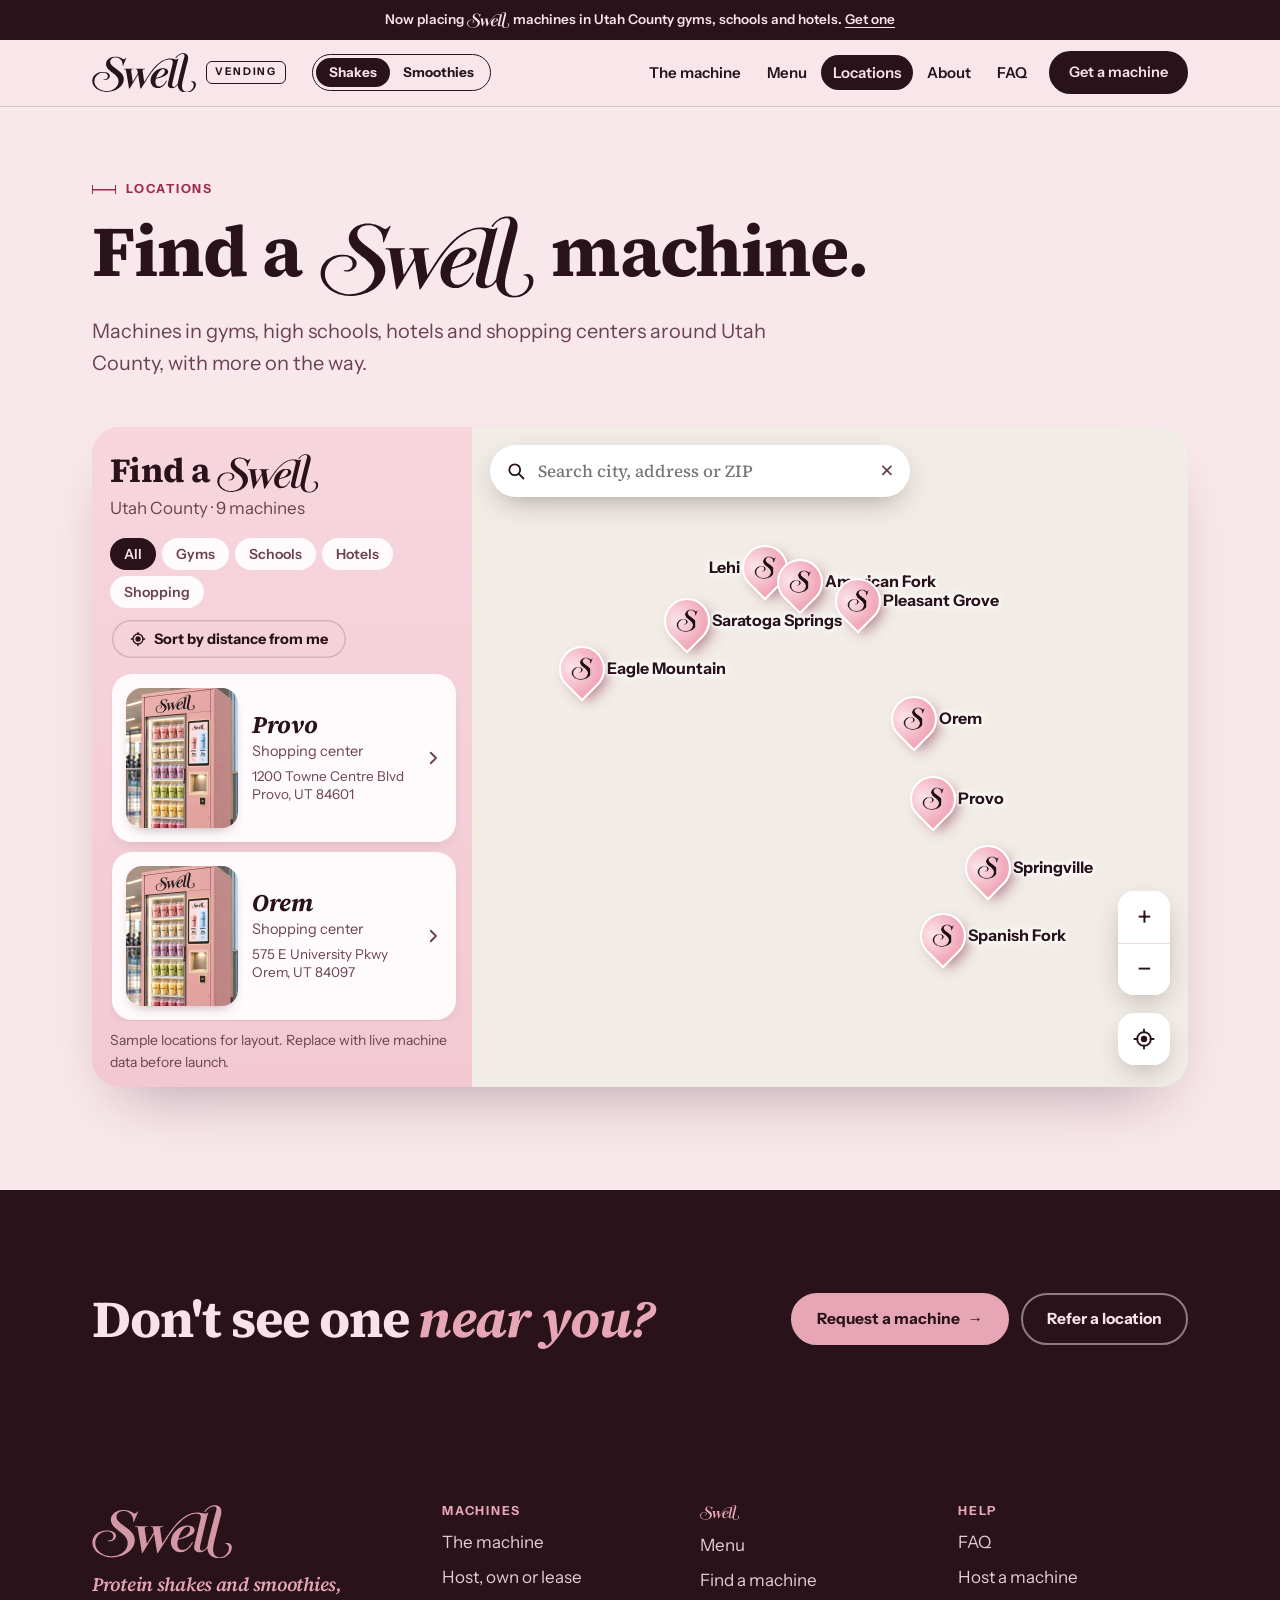
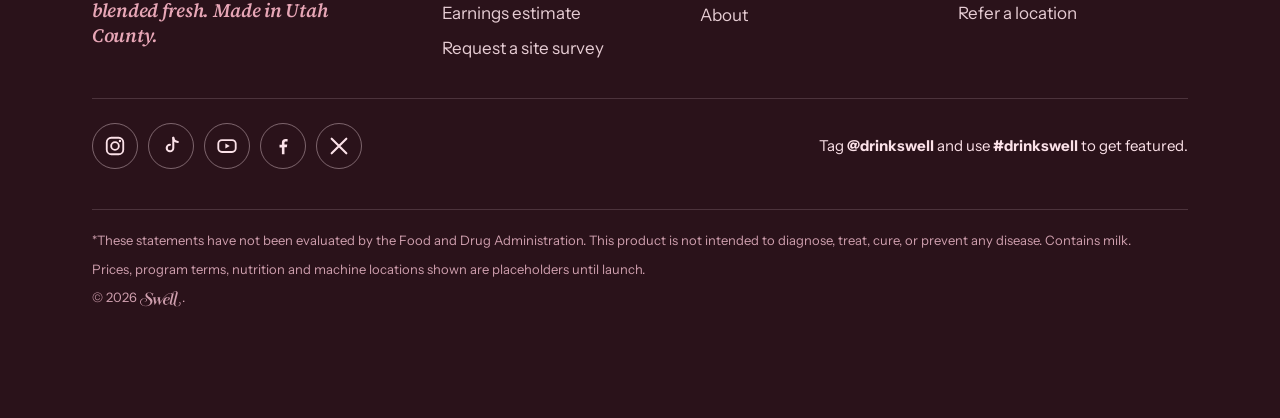
<file: locations.html>
<!doctype html>
<html lang="en" data-line="shakes">
<head>
<meta charset="utf-8">
<meta name="viewport" content="width=device-width, initial-scale=1, viewport-fit=cover">
<title>Find a SWELL Machine</title>
<meta name="claude:viewport-fit-sides" content="cover">
<meta name="description" content="SWELL protein smoothie vending machines in gyms, schools, hotels and shopping centers around Utah County, Utah.">
<link rel="canonical" href="https://pdrayday.github.io/drinkswell/locations.html">
<meta name="theme-color" content="#f8e7eb">
<meta name="color-scheme" content="light dark">
<meta property="og:type" content="website"><meta property="og:site_name" content="SWELL Vending"><meta property="og:title" content="Find a SWELL Machine"><meta property="og:description" content="SWELL protein smoothie vending machines in gyms, schools, hotels and shopping centers around Utah County, Utah."><meta property="og:image" content="https://pdrayday.github.io/drinkswell/img/menu/shakes.webp">
<link rel="icon" href="favicon.ico" sizes="any"><link rel="icon" type="image/png" sizes="32x32" href="img/icons/favicon-32.png"><link rel="apple-touch-icon" href="img/icons/apple-touch-icon.png">
<link rel="preload" href="fonts/source-serif-4.woff2" as="font" type="font/woff2" crossorigin>
<link rel="preload" href="fonts/instrument-sans-400.woff2" as="font" type="font/woff2" crossorigin>
<link rel="preload" href="fonts/source-serif-4-italic.woff2" as="font" type="font/woff2" crossorigin>
<link rel="stylesheet" href="css/site.css">
<script>try{var l=localStorage.getItem("swell-line");if(l==="smoothies"||l==="shakes")document.documentElement.setAttribute("data-line",l)}catch(e){}</script>
</head>
<body>
<svg width="0" height="0" style="position:absolute" aria-hidden="true"><symbol id="swell-logo" viewBox="0 0 2496 954"><path fill-rule="evenodd" d="M2245.5,951.9C2242.8,951.5 2233.5,950.2 2225.0,949.1C2202.7,946.1 2182.8,940.0 2160.0,929.1C2152.1,925.3 2133.8,914.0 2126.5,908.5C2114.6,899.4 2094.5,877.2 2086.2,864.0C2081.6,856.6 2072.1,836.1 2069.2,827.0C2064.2,811.8 2060.0,790.3 2060.0,779.9C2060.0,769.8 2055.9,768.1 2050.6,776.0C2047.2,781.1 2028.8,799.5 2022.0,804.5C2020.5,805.6 2016.6,808.5 2013.4,811.0C2006.9,816.0 2003.8,818.0 1993.5,823.8C1962.8,841.0 1920.8,848.5 1890.5,842.0C1880.0,839.8 1866.3,834.8 1861.0,831.2C1859.6,830.3 1857.5,829.0 1856.3,828.5C1849.8,825.5 1830.0,803.7 1830.0,799.5C1830.0,799.0 1828.7,795.9 1827.1,792.6C1824.8,787.8 1823.8,783.5 1822.4,772.2C1820.8,759.5 1820.8,756.2 1821.9,743.7C1823.4,725.7 1824.8,716.4 1826.6,712.2C1827.3,710.3 1828.7,704.7 1829.5,699.7C1830.4,694.6 1831.9,687.8 1833.0,684.5C1834.0,681.2 1835.4,675.4 1836.0,671.5C1836.6,667.6 1837.9,662.0 1838.9,659.0C1840.0,656.0 1841.3,649.9 1842.0,645.5C1842.7,641.1 1844.0,635.5 1845.0,633.0C1846.0,630.5 1847.3,624.5 1847.9,619.6C1848.6,614.7 1849.8,609.1 1850.6,607.1C1851.4,605.2 1852.7,599.3 1853.6,594.1C1854.4,588.8 1855.9,582.2 1856.9,579.5C1857.9,576.8 1859.3,571.1 1860.0,567.0C1860.7,562.9 1862.0,557.5 1863.0,555.0C1864.0,552.5 1865.3,546.9 1866.0,542.5C1866.7,538.1 1868.0,532.3 1869.0,529.5C1870.0,526.8 1871.4,521.4 1872.1,517.5C1872.7,513.6 1874.1,508.2 1875.0,505.5C1876.0,502.7 1877.3,497.1 1878.0,493.0C1878.7,488.9 1880.0,483.5 1881.0,481.0C1882.0,478.5 1883.3,473.2 1883.9,469.2C1884.5,465.1 1885.9,459.3 1887.0,456.2C1888.1,453.2 1889.5,446.8 1890.1,442.1C1890.7,437.4 1892.0,431.5 1893.0,429.0C1894.0,426.5 1895.3,420.6 1895.9,415.8C1896.5,411.0 1897.9,404.3 1899.0,401.0C1900.1,397.6 1901.6,391.1 1902.4,386.5C1903.2,381.9 1904.4,377.1 1905.0,376.0C1905.6,374.9 1906.9,369.6 1908.0,364.2C1909.0,358.9 1910.4,353.1 1911.0,351.5C1911.6,349.9 1913.0,344.3 1914.1,339.2C1915.1,334.1 1916.5,329.0 1917.1,327.9C1917.6,326.8 1919.0,321.5 1920.0,316.2C1921.1,310.9 1922.5,304.7 1923.3,302.5C1924.1,300.3 1925.3,295.1 1926.0,291.0C1926.7,286.9 1928.1,281.2 1929.0,278.4C1930.0,275.5 1931.4,269.7 1932.0,265.6C1932.6,261.4 1934.0,255.0 1935.1,251.3C1936.1,247.6 1937.7,238.3 1938.6,230.6C1940.8,211.5 1939.6,199.9 1934.2,189.2C1928.0,176.8 1915.6,166.2 1902.5,162.0C1899.8,161.1 1896.5,159.8 1895.3,159.2C1891.5,157.1 1873.2,155.0 1859.0,155.0C1844.8,155.0 1821.2,157.2 1816.5,159.0C1815.0,159.6 1809.7,160.7 1804.6,161.6C1796.8,162.9 1784.4,166.4 1773.5,170.2C1771.8,170.8 1767.8,172.1 1764.5,173.2C1761.2,174.3 1756.4,176.2 1753.9,177.6C1751.3,178.9 1748.6,180.0 1747.9,180.0C1747.1,180.0 1744.3,181.1 1741.5,182.4C1738.8,183.7 1733.6,186.1 1730.0,187.8C1726.4,189.5 1721.5,191.8 1719.0,193.0C1716.5,194.2 1712.4,196.3 1709.9,197.8C1707.3,199.3 1703.2,201.6 1700.9,202.9C1698.5,204.2 1695.1,206.3 1693.4,207.6C1691.7,208.9 1689.9,210.0 1689.3,210.0C1688.8,210.0 1686.6,211.3 1684.4,213.0C1682.3,214.6 1680.0,216.0 1679.4,216.0C1678.8,216.0 1676.7,217.2 1674.7,218.8C1672.8,220.3 1669.9,222.3 1668.3,223.2C1666.8,224.2 1663.5,226.3 1661.0,228.0C1658.5,229.7 1655.2,231.8 1653.7,232.8C1652.2,233.7 1647.9,236.8 1644.3,239.5C1640.8,242.2 1636.8,245.2 1635.6,246.0C1630.0,249.9 1614.9,261.9 1609.6,266.7C1608.5,267.7 1606.6,269.2 1605.4,270.0C1601.3,272.9 1578.6,293.8 1556.7,315.0C1528.3,342.4 1467.1,412.7 1451.5,435.8C1450.1,437.8 1447.6,441.3 1445.9,443.5C1444.3,445.7 1441.3,449.9 1439.2,452.9C1434.8,459.4 1432.1,463.0 1427.7,468.7C1422.2,475.9 1409.1,493.4 1406.9,496.5C1405.8,498.1 1403.1,502.0 1401.0,505.0C1398.8,508.0 1396.1,511.9 1395.0,513.5C1393.9,515.1 1391.8,518.1 1390.5,520.0C1389.2,521.9 1387.1,525.1 1386.0,527.0C1384.8,528.9 1382.1,533.0 1380.0,536.0C1369.4,550.7 1360.1,564.6 1356.9,570.5C1355.7,572.7 1353.7,575.8 1352.4,577.3C1351.1,578.9 1350.0,580.6 1350.0,581.1C1350.0,581.6 1347.4,586.0 1344.2,590.8C1336.8,601.8 1322.9,622.7 1321.4,624.9C1319.1,628.3 1308.5,644.6 1307.0,647.0C1306.2,648.4 1304.6,651.0 1303.5,652.8C1302.4,654.7 1300.3,657.8 1298.8,659.7C1297.2,661.7 1296.0,663.8 1296.0,664.5C1296.0,665.2 1294.8,667.3 1293.2,669.3C1291.7,671.3 1288.3,676.6 1285.7,681.2C1283.0,685.8 1279.6,691.4 1278.2,693.7C1276.7,696.0 1273.3,701.4 1270.6,705.7C1267.9,710.0 1264.5,715.3 1263.0,717.5C1261.6,719.7 1260.1,722.2 1259.8,723.0C1259.5,723.8 1256.7,728.3 1253.6,732.8C1250.5,737.4 1248.0,741.4 1248.0,741.6C1248.0,741.8 1245.4,746.0 1242.1,750.8C1235.0,761.4 1225.5,776.2 1221.5,783.0C1219.8,785.8 1216.7,790.9 1214.5,794.4C1212.3,797.9 1209.4,802.6 1208.0,804.9C1206.6,807.3 1204.6,810.4 1203.5,811.8C1202.3,813.3 1199.4,817.9 1197.0,822.0C1194.6,826.1 1191.9,830.4 1191.0,831.5C1190.1,832.6 1187.1,837.3 1184.4,842.0C1176.1,856.2 1171.0,860.2 1165.0,857.0C1161.9,855.3 1161.1,852.9 1159.5,840.3C1158.6,833.8 1156.9,823.1 1155.5,816.5C1154.2,809.9 1152.4,799.1 1151.5,792.5C1150.6,785.9 1149.4,778.9 1148.9,776.9C1148.4,775.0 1147.1,766.8 1146.1,758.7C1145.0,750.7 1143.7,742.4 1143.1,740.3C1142.6,738.2 1141.2,729.8 1140.0,721.5C1138.9,713.2 1137.5,704.9 1137.0,703.0C1136.5,701.1 1135.4,693.6 1134.5,686.5C1133.6,679.4 1132.0,669.9 1131.0,665.5C1130.0,661.1 1128.6,653.2 1128.0,648.0C1127.4,642.8 1126.1,634.5 1125.0,629.5C1124.0,624.5 1122.6,615.8 1121.9,610.1C1121.3,604.4 1120.1,597.4 1119.4,594.6C1118.6,591.8 1117.3,583.6 1116.4,576.5C1115.6,569.4 1114.0,559.5 1112.9,554.5C1111.8,549.5 1110.6,541.6 1110.3,536.7C1110.0,531.9 1109.1,527.2 1108.4,526.2C1107.2,524.6 1107.0,524.6 1104.3,526.2C1102.8,527.1 1100.4,530.0 1099.0,532.7C1096.1,538.1 1093.1,543.1 1090.1,547.5C1084.4,555.6 1068.8,581.1 1067.0,585.1C1066.4,586.4 1064.4,590.0 1062.5,593.0C1060.6,596.0 1058.1,600.3 1056.9,602.5C1055.7,604.7 1053.7,607.8 1052.4,609.3C1051.1,610.9 1050.0,612.8 1050.0,613.5C1050.0,614.2 1048.9,616.1 1047.6,617.7C1046.3,619.2 1044.3,622.3 1043.1,624.5C1041.9,626.7 1039.9,630.1 1038.7,632.0C1037.5,634.0 1035.6,637.1 1034.5,638.9C1033.4,640.7 1031.5,643.6 1030.3,645.4C1029.1,647.1 1027.3,649.9 1026.4,651.5C1025.5,653.1 1023.7,655.8 1022.4,657.3C1021.1,658.9 1020.0,660.7 1020.0,661.3C1020.0,662.0 1018.6,664.3 1017.0,666.4C1015.3,668.6 1014.0,670.8 1014.0,671.3C1014.0,672.2 1012.0,675.7 1005.5,686.0C1004.3,687.9 1001.1,693.2 998.4,697.8C995.7,702.3 992.1,708.2 990.5,710.8C988.9,713.5 986.6,717.1 985.5,718.9C984.4,720.7 982.3,723.8 980.8,725.7C979.2,727.7 978.0,729.8 978.0,730.5C978.0,731.2 976.7,733.4 975.0,735.5C973.4,737.6 972.0,739.8 972.0,740.5C972.0,741.2 970.7,743.4 969.0,745.5C967.4,747.6 966.0,749.8 966.0,750.5C966.0,751.2 964.7,753.4 963.0,755.5C961.4,757.6 960.0,759.7 960.0,760.3C960.0,760.9 958.9,762.7 957.6,764.4C956.3,766.1 954.2,769.5 952.9,771.9C948.1,780.5 938.8,795.8 933.1,804.5C931.6,806.7 929.9,809.6 929.2,811.0C928.5,812.4 927.0,814.9 925.7,816.7C924.5,818.4 922.1,822.2 920.5,825.0C918.9,827.9 916.5,831.4 915.4,832.8C914.2,834.3 912.3,837.4 911.2,839.7C910.0,842.0 908.6,844.2 908.0,844.5C907.4,844.9 906.4,846.6 905.6,848.4C903.5,853.5 898.2,859.0 895.4,859.0C890.7,859.0 888.3,855.1 887.5,846.4C887.1,842.1 886.2,835.4 885.4,831.5C884.7,827.6 883.2,819.1 882.1,812.5C881.0,805.9 879.0,794.0 877.7,786.0C876.3,778.0 873.8,762.0 872.1,750.5C870.3,739.0 868.2,725.2 867.4,720.0C866.5,714.8 865.0,705.1 864.0,698.5C862.1,686.1 858.6,665.9 854.5,643.5C853.2,636.4 851.8,628.0 851.5,625.0C851.1,622.0 849.8,613.9 848.5,607.0C847.2,600.1 845.9,591.1 845.5,587.0C845.1,582.9 844.2,576.7 843.4,573.2C842.6,569.7 841.1,561.2 840.0,554.2C838.9,547.2 837.2,537.2 836.1,532.0C835.1,526.8 833.9,519.8 833.5,516.5C833.1,513.2 831.9,506.2 830.9,500.9C828.9,491.3 827.0,479.1 822.5,449.0C816.6,410.1 812.7,400.1 800.9,393.9C797.1,391.9 794.6,391.5 781.3,391.0C771.3,390.7 765.7,390.1 764.9,389.3C762.9,387.3 763.5,382.2 766.0,379.5L768.3,377.0L878.1,377.0C976.5,377.0 988.0,377.2 989.4,378.6C991.4,380.6 991.4,385.9 989.4,388.8C988.0,390.9 987.2,391.0 973.2,391.0C959.9,391.0 958.0,391.2 953.5,393.4C943.1,398.2 939.2,406.5 940.3,421.4C941.7,439.8 943.2,453.1 945.0,463.5C946.1,469.6 947.4,479.2 948.1,485.0C948.7,490.8 950.0,499.3 951.0,504.0C952.0,508.7 953.4,517.0 954.0,522.5C954.6,528.0 956.0,537.0 957.0,542.5C958.1,548.0 959.4,557.5 960.0,563.5C960.6,569.5 962.0,579.2 963.0,585.0C964.1,590.8 965.4,601.1 966.0,608.0C966.6,614.9 967.9,625.2 969.0,631.0C970.0,636.8 971.4,646.5 972.0,652.5C972.6,658.5 973.8,666.0 974.6,669.1C975.3,672.2 976.0,676.8 976.0,679.3C976.0,684.0 977.7,686.4 980.6,685.8C981.5,685.6 982.6,684.8 983.0,684.0C983.4,683.2 985.5,679.1 987.5,675.0C989.5,670.9 992.0,666.6 993.0,665.5C994.0,664.4 995.5,662.0 996.5,660.1C997.4,658.2 999.1,655.8 1000.1,654.7C1001.1,653.5 1002.0,652.2 1002.0,651.7C1002.0,650.7 1005.0,645.6 1010.8,637.0C1012.5,634.3 1014.0,631.6 1014.0,631.2C1014.0,630.7 1014.9,629.1 1016.0,627.7C1018.1,625.0 1022.7,617.0 1025.9,610.4C1026.9,608.1 1028.3,605.9 1028.9,605.5C1029.5,605.2 1030.7,603.2 1031.6,601.2C1033.0,597.6 1035.1,594.2 1041.2,585.3C1042.7,583.0 1044.0,580.9 1044.0,580.6C1044.0,580.0 1046.9,575.5 1053.0,566.5C1059.7,556.7 1062.0,552.9 1062.0,552.1C1062.0,551.6 1063.1,549.9 1064.4,548.3C1065.7,546.8 1067.7,543.7 1068.9,541.5C1070.1,539.3 1072.5,535.1 1074.3,532.2C1076.1,529.3 1081.1,521.0 1085.4,513.7C1089.8,506.5 1094.4,499.1 1095.6,497.5C1100.2,491.1 1100.5,488.4 1098.7,470.8C1097.8,461.8 1096.3,451.8 1095.5,448.5C1094.6,445.2 1093.0,437.6 1092.0,431.5C1087.6,406.7 1083.9,398.2 1075.5,393.7C1072.2,391.9 1069.4,391.5 1059.0,391.2C1045.3,390.8 1043.0,389.9 1043.0,385.0C1043.0,383.5 1043.9,381.1 1045.1,379.6L1047.1,377.0L1158.5,377.0C1238.7,377.0 1270.6,377.3 1272.4,378.1C1273.7,378.7 1275.1,380.1 1275.3,381.2C1276.0,383.9 1274.2,388.8 1272.0,390.0C1271.0,390.6 1262.6,391.0 1253.4,391.0C1237.6,391.0 1236.5,391.1 1230.9,393.6C1224.0,396.7 1218.8,402.7 1216.3,410.7C1214.8,415.4 1214.8,417.3 1215.9,428.2C1217.2,441.6 1218.9,454.6 1222.5,480.0C1223.8,489.1 1225.2,499.0 1225.5,502.0C1225.8,505.0 1226.5,509.8 1227.1,512.5C1227.6,515.2 1229.1,526.0 1230.5,536.5C1231.9,547.0 1233.4,558.4 1233.9,562.0C1240.0,602.8 1244.3,631.4 1246.0,642.0C1246.6,646.1 1248.0,655.1 1249.1,662.0C1250.1,668.9 1251.0,676.4 1251.0,678.6C1251.0,684.1 1253.7,687.7 1256.7,686.2C1257.9,685.5 1259.2,683.8 1259.8,682.2C1260.7,679.7 1272.2,661.5 1281.2,648.3C1282.7,646.0 1284.0,643.8 1284.0,643.2C1284.0,642.7 1284.9,641.5 1285.9,640.6C1287.0,639.6 1288.6,637.2 1289.5,635.3C1290.4,633.4 1292.1,630.3 1293.3,628.5C1294.5,626.6 1296.6,623.2 1298.0,620.9C1299.4,618.6 1302.3,613.9 1304.5,610.4C1306.7,606.9 1309.8,601.8 1311.5,599.0C1316.2,590.9 1320.7,583.8 1323.0,580.5C1324.2,578.9 1326.6,575.0 1328.5,572.0C1330.3,569.0 1333.0,564.9 1334.5,563.0C1337.2,559.4 1346.0,546.3 1349.5,540.6C1350.6,538.8 1352.5,536.0 1353.8,534.4C1359.9,526.6 1362.0,523.6 1362.0,522.5C1362.0,521.8 1363.2,519.7 1364.8,517.7C1366.3,515.8 1368.3,512.9 1369.2,511.3C1371.1,508.3 1374.0,503.9 1381.1,493.3C1388.4,482.4 1388.8,481.7 1392.5,477.0C1394.4,474.5 1396.9,470.9 1398.0,469.0C1399.1,467.1 1401.4,463.7 1403.1,461.5C1404.7,459.3 1407.3,455.7 1408.8,453.5C1412.0,448.7 1416.5,442.7 1420.0,438.4C1421.4,436.7 1423.6,433.9 1425.0,432.1C1426.4,430.4 1429.1,426.9 1431.0,424.5C1434.6,420.0 1440.3,412.8 1461.3,386.1C1463.6,383.2 1466.2,380.1 1467.1,379.1C1468.0,378.2 1474.7,370.5 1482.0,362.0C1510.6,328.7 1540.3,298.3 1572.4,269.5C1577.3,265.1 1582.7,260.2 1584.4,258.6C1586.1,257.0 1589.1,254.6 1591.0,253.1C1592.9,251.7 1597.0,248.5 1600.0,246.0C1606.5,240.6 1615.8,233.4 1624.0,227.5C1625.9,226.1 1629.5,223.4 1632.0,221.5C1634.5,219.6 1638.1,217.1 1640.0,216.0C1641.9,214.9 1645.5,212.4 1648.0,210.5C1650.5,208.5 1653.8,206.2 1655.3,205.2C1656.9,204.3 1659.8,202.3 1661.7,200.8C1663.7,199.2 1665.8,198.0 1666.5,198.0C1667.2,198.0 1669.0,197.0 1670.6,195.8C1672.1,194.5 1675.4,192.5 1678.0,191.3C1680.5,190.1 1683.2,188.6 1684.0,188.1C1684.8,187.5 1687.5,186.2 1690.0,185.0C1696.6,182.0 1702.3,179.1 1704.0,177.9C1704.8,177.4 1707.5,176.0 1710.0,174.9C1712.5,173.8 1715.2,172.5 1716.0,171.9C1716.8,171.4 1719.1,170.3 1721.0,169.4C1722.9,168.5 1726.8,166.7 1729.5,165.4C1732.2,164.1 1735.8,162.7 1737.5,162.4C1739.2,162.0 1742.2,160.8 1744.4,159.8C1749.2,157.4 1760.3,153.4 1769.5,150.9C1773.3,149.9 1778.3,148.3 1780.5,147.5C1782.7,146.7 1789.2,145.1 1795.0,144.0C1800.8,142.9 1808.0,141.4 1811.0,140.6C1820.3,138.1 1856.4,134.7 1878.0,134.3C1895.4,133.9 1902.2,134.2 1923.0,136.5C1936.5,137.9 1952.0,140.2 1957.5,141.5C1963.0,142.8 1969.8,144.2 1972.5,144.6C1975.2,145.0 1979.9,146.1 1982.9,147.1C1989.5,149.4 2010.4,153.0 2016.8,153.0C2028.6,152.9 2045.8,148.1 2056.0,142.0C2067.7,134.9 2068.2,134.7 2070.6,135.8C2073.6,137.2 2074.6,141.0 2072.7,144.6C2068.2,153.7 2053.6,204.4 2043.5,246.5C2039.6,262.7 2036.4,275.2 2033.0,287.0C2031.8,291.1 2029.9,298.3 2028.9,303.0C2027.8,307.7 2026.3,313.5 2025.5,316.0C2024.8,318.5 2023.4,324.4 2022.5,329.2C2021.7,334.1 2020.1,340.8 2019.1,344.2C2018.0,347.7 2016.9,352.7 2016.5,355.5C2016.1,358.2 2014.8,363.9 2013.5,368.0C2011.0,376.1 2008.3,386.8 2004.0,405.5C2002.5,412.1 2000.6,420.2 1999.7,423.5C1998.9,426.8 1996.8,435.8 1995.0,443.5C1993.3,451.2 1991.0,461.1 1989.8,465.5C1988.7,469.9 1986.9,477.5 1985.9,482.4C1984.9,487.3 1983.6,492.7 1983.0,494.4C1982.4,496.1 1981.2,501.3 1980.5,506.0C1979.7,510.7 1978.2,517.2 1977.2,520.5C1976.1,523.8 1975.0,529.4 1974.6,532.9C1974.2,536.4 1972.8,542.7 1971.5,546.9C1970.2,551.1 1968.9,556.8 1968.5,559.5C1968.2,562.2 1966.8,568.1 1965.5,572.5C1963.1,580.2 1961.4,587.4 1956.6,608.5C1955.3,614.0 1953.6,620.8 1952.7,623.5C1951.9,626.2 1950.4,632.7 1949.5,637.8C1948.6,642.9 1947.3,648.7 1946.6,650.8C1945.9,652.8 1945.0,656.8 1944.6,659.5C1944.2,662.2 1942.9,668.3 1941.6,673.0C1940.3,677.7 1938.7,684.9 1938.0,689.0C1937.3,693.1 1936.1,698.2 1935.4,700.3C1934.6,702.4 1933.3,708.3 1932.5,713.3C1931.6,718.4 1930.1,725.4 1929.1,729.0C1926.5,737.7 1925.0,751.0 1925.0,764.5C1925.0,784.4 1927.5,792.4 1936.4,801.8C1942.7,808.5 1945.3,810.0 1953.6,811.5C1960.2,812.8 1962.5,812.8 1970.6,811.6C1980.3,810.2 1990.4,806.2 1996.7,801.4C1998.4,800.1 2000.3,799.0 2000.9,799.0C2002.7,799.0 2025.1,778.8 2032.0,770.9C2043.6,757.8 2054.7,742.4 2057.0,736.6C2057.5,735.2 2058.6,728.1 2059.5,720.9C2060.3,713.7 2061.2,707.5 2061.5,707.1C2061.7,706.7 2062.8,701.4 2063.9,695.4C2065.0,689.4 2067.5,677.5 2069.5,669.0C2071.5,660.5 2073.9,649.2 2075.0,644.0C2076.1,638.8 2078.3,629.1 2079.9,622.5C2082.7,610.7 2084.6,602.6 2091.0,574.5C2095.2,556.0 2101.8,529.1 2108.0,505.0C2110.8,494.3 2115.1,477.6 2117.6,468.0C2120.1,458.4 2123.0,447.1 2124.0,443.0C2125.0,438.9 2128.8,423.8 2132.4,409.5C2136.1,395.2 2140.2,379.0 2141.5,373.5C2145.8,355.5 2147.2,349.6 2150.1,339.6C2151.7,334.2 2153.0,329.2 2153.0,328.6C2153.0,328.0 2154.4,322.3 2156.1,316.0C2157.8,309.7 2160.5,299.3 2162.2,293.0C2163.9,286.7 2166.5,277.0 2168.0,271.5C2169.6,266.0 2171.5,258.8 2172.3,255.5C2176.7,237.4 2178.5,230.7 2180.5,223.5C2181.8,219.1 2183.5,212.8 2184.3,209.5C2188.9,191.0 2191.3,182.1 2192.6,178.6C2193.5,176.4 2194.6,172.1 2195.1,169.1C2195.7,166.0 2197.2,160.1 2198.6,156.0C2204.0,139.1 2205.2,135.2 2206.7,129.5C2207.5,126.2 2209.2,120.3 2210.5,116.5C2211.8,112.7 2213.2,107.9 2213.5,106.0C2213.9,104.1 2215.3,98.5 2216.8,93.5C2219.1,85.5 2219.4,82.8 2219.4,69.0L2219.5,53.5L2215.5,47.2C2211.9,41.3 2209.7,39.0 2202.2,33.3C2197.7,29.9 2183.9,26.7 2173.5,26.7C2163.5,26.7 2138.2,30.8 2133.5,33.2C2131.8,34.1 2128.9,35.1 2127.0,35.5C2123.7,36.1 2111.3,41.5 2106.0,44.6C2104.6,45.4 2101.7,46.9 2099.5,47.9C2097.3,48.9 2094.9,50.5 2094.1,51.4C2093.4,52.3 2092.2,53.0 2091.5,53.0C2090.9,53.0 2088.3,54.5 2085.9,56.2C2080.1,60.5 2078.1,61.9 2073.2,65.2C2066.7,69.5 2042.6,93.5 2036.4,101.6C2033.4,105.6 2028.8,112.6 2026.2,117.2C2020.3,127.4 2018.1,128.8 2010.3,127.0C2000.9,124.9 1999.9,119.3 2007.3,110.1C2009.1,107.9 2013.0,102.9 2016.0,98.9C2035.3,73.3 2062.7,48.6 2085.1,36.6C2087.6,35.3 2090.2,33.5 2090.9,32.6C2091.6,31.8 2093.8,30.6 2095.7,29.9C2097.7,29.3 2100.8,27.7 2102.8,26.4C2104.7,25.1 2106.8,24.0 2107.4,24.0C2108.0,24.0 2110.5,22.9 2113.0,21.6C2115.5,20.3 2119.5,18.7 2122.0,18.0C2124.5,17.4 2127.9,16.0 2129.5,15.0C2131.2,13.9 2135.2,12.7 2138.5,12.1C2141.8,11.5 2147.9,10.1 2152.0,8.9C2158.9,6.8 2161.7,6.6 2189.0,6.6L2218.5,6.5L2230.6,9.7C2237.3,11.5 2245.3,14.3 2248.5,16.0C2251.6,17.6 2254.8,19.0 2255.5,19.0C2256.2,19.0 2257.3,19.7 2258.1,20.6C2258.8,21.4 2261.0,23.0 2263.0,24.0C2270.7,27.9 2289.4,49.2 2292.7,57.6C2293.1,58.6 2294.4,61.0 2295.7,62.9C2297.0,64.8 2298.0,67.1 2298.0,68.2C2298.0,69.2 2299.1,72.8 2300.5,76.1C2303.7,83.7 2307.0,107.8 2307.0,123.5C2307.0,136.1 2302.8,169.8 2300.7,175.0C2299.9,176.9 2298.7,181.9 2298.0,186.0C2297.3,190.1 2295.9,195.6 2294.9,198.2C2293.9,200.8 2292.6,205.9 2291.9,209.7C2291.3,213.4 2290.0,218.5 2289.0,221.0C2288.0,223.5 2286.7,228.9 2286.0,233.0C2285.3,237.1 2284.1,242.1 2283.3,244.0C2282.5,245.9 2281.2,250.9 2280.4,255.0C2279.6,259.1 2277.9,266.1 2276.6,270.5C2274.4,278.1 2272.8,283.9 2269.3,297.5C2265.7,311.7 2264.9,314.9 2263.0,322.5C2261.9,326.9 2260.1,333.2 2259.1,336.5C2258.0,339.8 2256.5,345.9 2255.6,350.0C2254.8,354.1 2253.4,359.4 2252.6,361.8C2251.8,364.1 2250.6,368.8 2250.0,372.3C2249.4,375.7 2247.8,381.9 2246.5,386.0C2245.3,390.1 2243.9,396.0 2243.5,399.0C2243.1,402.0 2242.0,406.5 2241.0,409.0C2240.1,411.5 2238.7,416.6 2238.0,420.5C2237.4,424.4 2235.8,430.9 2234.5,435.0C2233.3,439.1 2231.9,444.5 2231.5,447.0C2231.2,449.5 2230.0,454.2 2229.0,457.5C2227.9,460.8 2226.4,467.1 2225.6,471.5C2224.8,475.9 2223.5,481.3 2222.7,483.5C2221.9,485.7 2220.7,490.9 2220.0,495.0C2219.3,499.1 2217.9,504.8 2216.9,507.7C2215.9,510.6 2214.4,516.6 2213.6,521.2C2212.7,525.8 2211.2,531.8 2210.1,534.5C2209.1,537.3 2207.9,541.8 2207.5,544.5C2207.1,547.3 2205.8,552.9 2204.5,557.0C2203.1,561.1 2201.4,567.4 2200.7,571.0C2199.9,574.6 2198.3,581.3 2197.1,586.0C2192.9,602.3 2191.9,606.6 2189.9,616.5C2188.8,622.0 2187.3,628.5 2186.5,631.0C2185.7,633.5 2184.4,639.1 2183.6,643.5C2182.7,647.9 2181.4,653.7 2180.5,656.4C2179.7,659.1 2178.5,664.3 2177.9,667.9C2177.3,671.5 2176.1,676.9 2175.3,679.8C2174.0,684.6 2172.0,694.3 2167.6,718.0C2161.6,750.3 2159.8,769.9 2160.3,797.5C2160.6,819.9 2161.0,823.9 2163.4,835.5C2164.9,842.6 2167.7,853.0 2169.5,858.5C2173.1,868.9 2179.3,882.4 2181.0,883.5C2181.6,883.9 2182.9,885.9 2184.1,888.1C2188.8,897.4 2207.9,913.6 2222.0,920.3C2228.2,923.2 2243.9,928.3 2251.8,929.9C2258.5,931.3 2286.4,931.3 2295.0,930.0C2305.2,928.4 2326.1,923.0 2330.2,920.9C2332.3,919.9 2334.4,919.0 2335.1,919.0C2336.4,919.0 2352.4,911.1 2358.0,907.8C2371.8,899.5 2381.4,891.8 2394.4,878.6C2402.5,870.3 2415.1,854.2 2417.8,848.6C2418.7,846.9 2420.3,844.1 2421.6,842.5C2422.8,840.9 2424.1,838.4 2424.5,837.0C2424.9,835.6 2425.9,833.4 2426.8,832.0C2428.8,828.7 2433.7,815.1 2435.6,807.5C2441.2,784.3 2441.4,782.5 2441.5,768.5C2441.5,755.5 2441.3,753.7 2438.2,743.8C2434.7,732.4 2430.9,724.3 2425.8,717.6C2421.3,711.8 2413.1,704.3 2409.0,702.4C2407.1,701.5 2404.4,699.9 2403.0,699.0C2399.5,696.5 2389.5,694.7 2383.5,695.4C2376.9,696.1 2374.7,694.7 2375.2,690.0C2375.5,686.4 2375.7,686.2 2385.0,682.0C2398.1,675.9 2418.6,674.3 2435.5,678.0C2464.3,684.3 2486.6,709.2 2491.0,739.8C2491.5,743.7 2492.7,748.8 2493.5,751.2C2495.3,756.6 2495.4,759.3 2493.5,765.3C2492.7,768.0 2491.5,774.0 2490.9,778.8C2488.5,796.9 2481.2,817.8 2471.0,835.9C2458.6,857.9 2436.8,882.6 2416.1,898.2C2411.5,901.7 2406.1,905.7 2404.1,907.2C2402.1,908.7 2398.8,910.8 2396.8,912.0C2394.8,913.1 2391.6,915.0 2389.7,916.2C2381.1,921.9 2357.1,933.5 2348.0,936.5C2345.0,937.5 2341.3,938.9 2339.7,939.7C2333.1,943.0 2311.1,947.7 2293.5,949.5C2290.2,949.8 2284.0,950.8 2279.6,951.6C2271.2,953.1 2253.7,953.3 2245.5,951.9ZM338.5,934.0C329.7,933.5 316.7,932.5 309.5,931.6C302.4,930.7 294.8,930.0 292.8,930.0C288.1,930.0 255.8,923.6 246.5,920.9C226.0,914.8 216.0,911.7 211.5,910.0C208.8,908.9 203.8,907.2 200.5,906.1C181.5,900.0 139.0,878.2 124.0,866.9C122.1,865.5 119.7,864.0 118.6,863.6C111.3,861.0 66.8,820.2 59.6,809.4C58.5,807.6 55.5,803.6 53.0,800.3C47.4,793.1 38.0,778.9 35.2,773.3C34.0,771.0 32.6,768.9 32.1,768.6C31.6,768.2 30.6,766.3 29.9,764.2C29.3,762.2 27.9,759.4 27.0,758.0C26.0,756.6 24.7,753.5 24.0,751.0C23.3,748.5 21.9,744.8 20.8,742.7C17.8,736.7 12.5,717.1 9.4,700.0C8.4,694.2 7.5,683.4 7.2,672.5C6.9,656.6 7.1,652.6 9.4,638.5C10.8,629.7 13.1,619.1 14.5,615.0C15.8,610.9 17.8,604.8 18.8,601.5C21.8,592.4 25.3,583.8 27.6,580.0C28.8,578.1 30.1,575.4 30.5,574.0C30.9,572.6 32.3,570.1 33.6,568.4C34.9,566.7 36.0,565.0 36.0,564.5C36.0,563.8 42.6,553.7 47.3,547.5C50.4,543.3 60.8,531.2 65.0,527.0C70.0,522.0 82.8,511.1 87.9,507.5C90.2,505.9 93.9,503.1 96.0,501.5C103.7,495.4 113.1,490.2 138.7,477.8C147.0,473.8 177.0,463.9 186.5,462.0C189.8,461.3 195.7,460.0 199.5,459.0C208.1,456.7 234.8,454.1 257.5,453.3C278.6,452.6 312.2,455.6 327.0,459.5C332.2,460.9 339.0,462.6 342.0,463.4C348.4,465.1 362.6,470.1 365.5,471.8C366.6,472.4 369.5,473.9 372.0,475.0C382.0,479.6 387.0,483.0 397.9,492.2C407.1,499.9 417.6,513.1 419.5,519.0C419.9,520.4 421.3,523.3 422.6,525.5C425.0,529.6 428.0,544.7 428.0,552.6C428.0,559.7 424.9,575.3 422.4,580.9C421.1,583.8 420.0,586.7 420.0,587.2C420.0,587.8 417.9,591.7 415.3,595.9C403.4,615.0 373.5,637.9 353.2,643.4C350.1,644.3 345.0,645.7 342.0,646.6C333.2,649.1 305.8,649.7 293.5,647.6C281.4,645.5 277.6,643.6 277.2,639.3C277.0,636.9 277.5,635.7 279.7,634.0C282.0,632.2 283.2,631.9 287.0,632.5C311.7,636.0 331.3,632.0 350.6,619.4C363.6,611.0 374.4,594.6 378.2,577.8C385.3,545.8 375.1,514.9 351.3,496.2C346.0,492.0 334.9,485.0 333.6,485.0C333.2,485.0 331.6,484.2 330.2,483.2C325.8,480.2 311.6,476.1 298.1,473.9C287.2,472.1 282.7,471.9 264.5,472.3C241.1,472.9 228.3,474.5 216.1,478.4C211.6,479.8 207.1,481.0 206.2,481.0C205.3,481.0 203.2,481.7 201.5,482.6C199.8,483.5 195.8,485.2 192.5,486.5C182.9,490.2 175.5,493.4 172.9,495.1C171.6,496.0 168.5,497.7 166.0,498.9C159.7,501.9 157.4,503.4 141.0,514.7C131.0,521.7 110.1,541.7 103.8,550.5C102.2,552.7 100.0,555.6 99.0,557.0C94.5,562.9 91.9,566.8 89.3,571.4C87.8,574.0 85.3,578.3 83.8,580.9C82.3,583.4 80.4,587.1 79.5,589.0C78.6,590.9 76.7,594.8 75.4,597.5C74.0,600.2 72.3,604.5 71.6,607.0C70.8,609.5 69.3,613.8 68.2,616.5C67.1,619.2 65.5,624.4 64.6,628.0C63.8,631.6 62.5,636.8 61.6,639.7C56.4,658.0 57.4,707.2 63.4,723.7C64.2,726.0 65.3,730.4 65.9,733.4C66.5,736.5 68.1,741.4 69.5,744.3C70.9,747.3 72.0,750.3 72.0,751.1C72.0,752.4 76.4,762.1 79.6,768.0C80.4,769.4 81.9,772.5 83.1,775.0C84.3,777.5 86.2,780.7 87.4,782.1C88.6,783.6 90.4,786.3 91.5,788.1C100.9,804.1 115.8,820.8 135.5,837.7C141.6,842.9 147.4,847.9 148.5,848.9C151.0,851.2 164.5,860.5 171.3,864.7C187.2,874.4 200.5,880.9 223.0,890.0C231.5,893.4 255.3,901.0 257.4,901.0C258.4,901.0 262.3,901.9 265.9,902.9C269.5,904.0 277.0,905.6 282.5,906.5C288.0,907.4 295.7,908.7 299.5,909.5C311.4,911.9 338.1,913.3 358.5,912.6C385.3,911.7 392.6,910.9 422.5,905.9C432.6,904.2 459.0,896.4 472.0,891.2C482.4,887.1 505.7,876.0 515.1,870.7C518.2,868.9 522.3,866.7 524.1,865.6C526.0,864.6 528.9,862.5 530.7,861.1C532.5,859.7 535.7,857.1 538.0,855.5C560.0,839.5 591.4,807.4 600.8,791.4C604.0,786.0 606.5,781.9 609.8,776.7C611.5,773.9 613.0,771.1 613.0,770.5C613.0,769.9 614.1,767.9 615.5,766.0C616.9,764.1 618.0,761.9 618.0,760.9C618.0,760.0 619.3,756.9 620.9,753.9C622.4,750.9 624.1,746.9 624.5,745.0C624.9,743.1 626.2,739.0 627.5,736.0C628.7,733.0 630.1,728.2 630.4,725.5C630.8,722.8 632.1,716.9 633.3,712.5C635.2,705.4 635.5,701.9 635.5,681.0C635.5,660.3 635.2,656.5 633.3,649.0C632.2,644.3 630.6,638.0 630.0,635.0C629.3,632.0 627.9,627.9 627.0,626.0C626.0,624.1 624.9,620.9 624.5,619.0C623.8,615.9 620.1,607.5 616.4,601.0C615.7,599.6 614.1,596.6 613.0,594.3C611.9,592.1 609.2,587.6 607.0,584.3C604.7,581.1 602.2,577.4 601.3,576.0C600.3,574.6 598.2,571.9 596.5,570.0C594.9,568.0 592.4,564.9 591.0,563.0C583.1,552.2 565.2,534.1 546.9,518.3C540.5,512.8 534.4,507.5 533.3,506.4C526.5,499.9 515.3,490.6 508.6,486.0C504.2,483.0 498.5,478.6 497.5,477.6C496.4,476.4 492.1,473.1 483.1,466.3C473.4,459.0 468.8,455.6 466.4,453.5C465.1,452.4 461.8,449.7 459.0,447.5C456.2,445.3 447.5,438.2 439.7,431.7C431.9,425.3 423.7,418.5 421.6,416.7C408.7,406.2 391.0,388.4 381.0,376.0C379.1,373.6 376.4,370.2 375.0,368.6C372.3,365.3 372.0,364.9 364.1,353.2C358.7,345.3 349.7,328.1 345.7,318.3C340.2,304.7 336.0,282.7 336.0,267.5C336.1,236.9 343.7,208.2 357.7,186.2C368.3,169.6 388.2,147.8 402.9,136.8C405.4,135.0 409.0,132.3 410.9,130.8C412.9,129.3 415.6,127.5 417.0,126.8C418.4,126.1 420.8,124.7 422.4,123.5C425.8,121.2 431.6,118.1 438.0,115.0C440.5,113.8 444.8,111.8 447.5,110.4C450.3,109.1 453.1,108.0 453.8,108.0C454.5,108.0 457.2,106.9 459.8,105.6C462.4,104.3 466.9,102.7 469.8,102.1C472.7,101.5 476.6,100.4 478.4,99.6C480.3,98.8 485.6,97.4 490.2,96.5C494.8,95.6 501.9,94.0 506.0,93.0C526.5,87.9 586.3,87.6 609.5,92.5C613.4,93.3 621.7,94.9 628.1,95.9C634.5,96.9 641.0,98.5 642.6,99.3C644.2,100.1 648.2,101.3 651.5,102.0C654.8,102.7 659.1,104.0 661.0,105.0C662.9,106.0 666.5,107.3 669.0,108.0C671.5,108.6 674.9,110.0 676.5,111.0C678.1,112.0 681.5,113.4 684.0,114.0C686.5,114.7 689.6,116.0 691.0,116.9C692.4,117.9 695.6,119.4 698.2,120.4C700.8,121.4 703.2,122.6 703.5,123.1C703.9,123.6 706.3,125.0 709.1,126.1C711.8,127.3 714.0,128.6 714.0,129.0C714.0,129.4 715.4,130.3 717.0,131.0C718.7,131.7 721.3,133.2 722.7,134.4C724.2,135.5 727.1,137.4 729.1,138.5C731.2,139.6 737.1,142.7 742.2,145.4L751.5,150.3L761.5,150.4C769.3,150.4 772.3,150.0 775.0,148.6C776.9,147.6 780.6,145.7 783.1,144.4C787.6,142.2 799.9,130.8 809.3,120.2C814.6,114.2 817.6,113.5 821.5,117.5C825.5,121.4 826.0,119.8 810.9,151.6C804.3,165.6 796.8,182.3 791.5,195.0C790.3,198.0 787.4,205.0 785.0,210.5C766.6,254.3 752.1,292.0 750.5,299.7C749.8,303.1 745.9,307.0 743.1,307.0C742.2,307.0 740.4,306.4 739.0,305.7L736.5,304.4L736.3,287.6C735.7,250.1 726.2,214.0 710.2,188.5C698.9,170.6 680.8,150.3 668.5,141.7C666.3,140.2 662.9,137.8 661.0,136.5C659.1,135.1 655.6,133.1 653.3,132.0C651.0,130.9 648.8,129.5 648.5,129.1C648.2,128.6 645.8,127.4 643.2,126.4C640.6,125.4 637.4,123.9 636.0,122.9C634.6,122.0 631.5,120.6 629.0,119.9C626.5,119.2 623.6,118.0 622.5,117.3C619.1,115.2 594.2,110.0 581.5,108.9C565.5,107.4 539.7,108.4 530.4,110.9C526.6,111.9 520.4,113.3 516.5,114.0C512.7,114.7 507.5,116.4 505.1,117.7C502.7,118.9 499.9,120.0 499.0,120.0C498.0,120.0 496.1,120.9 494.7,122.0C493.3,123.1 490.2,124.9 487.9,126.0C485.5,127.1 481.5,129.6 479.0,131.5C476.5,133.4 473.4,135.8 472.0,136.7C468.5,139.1 456.0,152.1 453.2,156.1C446.0,166.8 444.1,170.3 441.1,178.0C436.6,189.5 435.2,202.5 436.7,220.4C437.5,230.2 438.4,235.3 440.3,240.1C441.7,243.6 443.3,248.2 444.0,250.2C444.6,252.3 445.6,254.3 446.2,254.6C446.7,255.0 447.9,256.9 448.7,258.9C449.5,260.9 452.3,265.6 454.9,269.3C457.4,273.1 460.2,277.2 461.0,278.4C463.3,281.8 467.2,286.1 481.5,300.5C492.8,311.9 502.2,320.3 517.5,332.5C519.6,334.1 523.0,336.9 525.0,338.5C527.1,340.1 530.7,343.0 533.1,344.8C535.5,346.6 540.4,350.4 544.0,353.1C547.6,355.8 552.2,359.2 554.2,360.5C556.3,361.9 558.0,363.4 558.0,363.9C558.0,364.4 559.4,365.3 561.0,366.0C562.7,366.7 564.4,367.8 564.8,368.4C565.2,369.1 567.7,371.2 570.4,373.1C573.1,375.0 576.9,377.7 578.9,379.2C582.3,381.8 584.6,383.5 592.6,389.2C594.4,390.5 598.9,393.8 602.6,396.7C606.4,399.5 611.2,403.1 613.3,404.7C615.4,406.2 619.1,409.1 621.5,411.0C623.9,412.9 629.4,417.2 633.6,420.5C647.1,431.1 676.2,456.3 687.4,467.0C699.9,479.2 712.8,493.9 721.0,505.6C752.7,550.7 765.2,593.1 762.0,643.7C760.6,665.9 755.3,689.9 747.4,710.3C743.9,719.2 732.0,744.4 728.4,750.5C708.5,783.9 682.6,812.6 645.3,842.6C636.5,849.7 612.3,865.1 602.4,869.9C600.2,871.0 597.3,872.8 595.9,873.8C594.6,874.9 592.4,876.1 591.0,876.5C589.6,876.9 587.4,878.0 586.0,879.0C584.6,879.9 580.1,882.3 576.0,884.2C571.9,886.2 565.8,889.0 562.5,890.6C559.2,892.2 554.5,894.2 552.0,895.1C549.5,896.0 543.2,898.4 538.0,900.4C495.0,916.9 452.3,927.2 414.0,930.5C404.4,931.3 393.1,932.4 389.0,932.9C377.2,934.4 356.0,934.8 338.5,934.0ZM1552.5,841.0C1543.4,840.0 1540.0,839.3 1528.0,835.7C1514.0,831.5 1495.8,823.2 1489.4,818.1C1487.9,816.9 1486.3,816.0 1485.8,816.0C1485.2,816.0 1483.4,814.9 1481.6,813.5C1468.3,802.6 1460.7,796.0 1455.6,790.7C1448.7,783.4 1436.4,767.1 1433.9,762.0C1432.9,760.0 1431.4,757.8 1430.6,757.1C1429.8,756.4 1428.6,754.2 1427.9,752.3C1427.3,750.3 1425.7,747.2 1424.4,745.2C1423.1,743.3 1422.0,740.7 1422.0,739.5C1422.0,738.3 1420.9,735.2 1419.5,732.5C1418.1,729.9 1416.5,725.4 1415.9,722.6C1415.3,719.8 1414.0,715.2 1413.0,712.5C1410.4,705.2 1406.7,674.6 1406.7,660.5C1406.7,646.0 1410.3,615.0 1413.1,605.9C1414.2,602.3 1415.5,596.5 1416.1,593.1C1416.6,589.6 1417.9,585.1 1418.9,583.1C1419.9,581.1 1421.3,577.1 1421.9,574.1C1422.5,571.1 1423.9,567.3 1424.9,565.6C1426.0,563.9 1427.3,560.5 1428.0,558.0C1428.6,555.5 1429.9,552.4 1430.9,551.0C1431.9,549.6 1433.3,546.7 1434.0,544.5C1434.7,542.3 1435.8,539.8 1436.6,539.0C1437.3,538.2 1438.8,535.5 1440.0,533.0C1441.9,528.9 1445.3,522.9 1450.5,514.2C1452.3,511.1 1454.6,507.6 1462.9,495.2C1470.8,483.4 1506.1,446.0 1519.0,435.7C1520.9,434.2 1524.1,431.7 1526.0,430.2C1527.9,428.7 1530.8,426.6 1532.5,425.5C1534.1,424.5 1535.9,423.3 1536.5,422.8C1539.1,420.7 1548.2,414.3 1551.2,412.5C1559.9,407.2 1563.9,404.9 1568.0,402.9C1570.5,401.7 1573.6,399.9 1575.0,399.0C1576.4,398.0 1579.4,396.7 1581.6,396.1C1583.9,395.5 1586.3,394.3 1587.0,393.5C1587.6,392.7 1590.7,391.4 1593.8,390.5C1597.0,389.6 1600.5,388.2 1601.7,387.4C1602.9,386.6 1606.4,385.4 1609.4,384.6C1612.3,383.8 1616.2,382.5 1617.8,381.6C1619.5,380.7 1623.8,379.3 1627.3,378.5C1630.8,377.7 1635.5,376.4 1637.9,375.5C1640.2,374.7 1649.6,372.6 1658.8,370.8C1673.8,367.9 1677.8,367.6 1698.2,367.2C1718.0,366.9 1722.2,367.1 1731.7,368.9C1737.6,370.0 1745.7,371.4 1749.5,372.0C1765.5,374.4 1789.0,384.6 1800.4,394.2C1807.0,399.6 1816.4,409.8 1818.2,413.5C1819.3,415.7 1820.8,418.2 1821.5,419.0C1823.4,421.3 1828.1,438.7 1828.7,445.5C1829.8,458.8 1822.3,483.0 1813.8,493.8C1812.2,495.7 1811.0,497.6 1811.0,497.9C1811.0,499.2 1796.0,514.3 1787.8,521.2C1776.9,530.3 1774.3,532.3 1770.4,534.3C1768.7,535.2 1766.7,536.6 1765.9,537.6C1765.1,538.5 1763.2,539.9 1761.5,540.7C1759.8,541.5 1756.0,543.6 1753.0,545.5C1743.7,551.2 1721.3,562.0 1712.5,565.0C1709.3,566.1 1706.2,567.4 1705.6,567.9C1705.0,568.4 1702.5,569.3 1700.0,569.9C1697.5,570.5 1693.0,572.1 1690.0,573.5C1687.0,574.8 1682.5,576.5 1680.0,577.3C1672.0,579.9 1662.7,583.1 1656.0,585.5C1652.4,586.8 1644.1,589.5 1637.5,591.5C1630.9,593.5 1622.1,596.2 1618.0,597.5C1613.9,598.8 1608.9,600.2 1607.0,600.5C1605.1,600.9 1600.1,602.2 1596.0,603.5C1591.9,604.8 1586.7,606.2 1584.5,606.6C1582.3,606.9 1577.1,608.2 1573.0,609.5C1568.9,610.7 1563.5,612.1 1561.0,612.4C1558.5,612.8 1554.0,614.0 1551.0,615.0C1548.0,616.1 1543.7,617.4 1541.5,617.9C1534.7,619.6 1532.0,623.4 1530.9,632.6C1530.4,637.0 1529.0,643.8 1527.9,647.9C1525.7,656.2 1523.0,681.2 1523.0,694.4C1523.0,724.1 1529.3,749.2 1541.4,767.4C1545.4,773.5 1555.0,783.3 1560.2,786.6C1562.2,787.9 1564.1,789.4 1564.5,790.0C1565.6,791.8 1577.9,797.0 1587.5,799.8C1595.5,802.1 1598.2,802.4 1611.5,802.4C1624.4,802.4 1628.0,802.0 1637.3,799.7C1643.3,798.2 1649.9,796.1 1652.0,795.0C1654.2,793.9 1656.4,793.0 1657.1,793.0C1660.2,793.0 1680.8,781.6 1692.5,773.5C1701.8,767.1 1702.2,766.7 1707.5,762.0C1720.3,750.4 1726.0,744.6 1737.0,731.5C1747.4,719.2 1764.0,696.2 1764.0,694.0C1764.0,693.6 1764.8,692.2 1765.9,690.9C1766.9,689.6 1770.3,683.5 1773.4,677.5C1780.6,663.7 1783.4,660.0 1786.5,660.0C1790.6,660.0 1796.6,662.9 1798.0,665.6C1799.2,667.8 1799.0,668.8 1796.1,674.8C1794.3,678.5 1792.3,682.4 1791.7,683.5C1791.1,684.6 1789.4,687.8 1788.0,690.5C1786.5,693.2 1783.8,698.1 1781.9,701.2C1780.0,704.4 1776.3,710.7 1773.6,715.2C1770.9,719.8 1767.7,724.6 1766.5,726.0C1765.3,727.4 1762.2,731.6 1759.6,735.5C1749.5,750.4 1740.9,760.9 1728.8,772.6C1714.5,786.5 1690.6,805.6 1682.5,809.4C1680.8,810.2 1677.8,812.2 1675.6,813.9C1673.5,815.6 1671.4,817.0 1670.9,817.0C1670.4,817.0 1665.7,819.4 1660.3,822.3C1654.9,825.3 1648.7,828.3 1646.5,829.0C1644.3,829.7 1641.6,830.8 1640.4,831.5C1638.4,832.8 1624.0,837.0 1612.5,839.6C1605.2,841.3 1564.0,842.3 1552.5,841.0ZM1549.8,596.6C1551.3,595.9 1554.3,595.0 1556.5,594.6C1558.7,594.2 1564.3,592.7 1569.0,591.3C1594.8,583.6 1601.2,581.6 1608.2,578.9C1612.4,577.3 1616.4,576.0 1617.0,576.0C1617.6,576.0 1620.3,574.9 1623.0,573.5C1625.7,572.1 1628.6,571.0 1629.3,571.0C1630.1,571.0 1633.3,569.7 1636.6,568.1C1639.8,566.5 1644.1,564.5 1646.0,563.6C1647.9,562.7 1652.2,560.4 1655.5,558.5C1658.8,556.6 1663.5,553.9 1666.0,552.5C1668.5,551.1 1672.1,548.8 1674.0,547.5C1685.0,539.8 1688.0,537.5 1688.0,537.0C1688.0,536.7 1689.2,535.7 1690.8,534.8C1697.0,530.9 1717.0,509.8 1723.8,499.9C1725.0,498.0 1727.5,494.5 1729.2,492.0C1731.0,489.5 1733.3,485.7 1734.5,483.5C1735.6,481.3 1737.1,478.6 1737.7,477.5C1743.9,467.0 1749.4,443.0 1748.7,430.0C1747.3,407.4 1738.3,394.3 1720.1,388.6C1710.3,385.5 1705.4,385.4 1696.9,387.9C1693.4,388.9 1689.4,390.0 1688.0,390.4C1682.7,391.5 1666.9,399.8 1656.9,406.5C1646.0,413.8 1625.5,433.5 1616.8,445.1C1614.8,447.8 1611.1,452.4 1608.7,455.3C1600.7,464.7 1584.1,490.1 1578.5,501.5C1577.1,504.2 1575.3,507.6 1574.5,509.0C1573.7,510.4 1572.3,513.1 1571.4,515.0C1570.5,516.9 1567.9,522.1 1565.7,526.5C1563.6,530.9 1560.7,537.4 1559.3,541.0C1558.0,544.6 1555.7,550.4 1554.3,554.0C1552.9,557.6 1550.9,563.2 1549.8,566.5C1548.7,569.8 1546.5,576.1 1544.9,580.5C1541.5,590.0 1540.5,594.4 1541.3,596.5C1542.1,598.4 1546.2,598.4 1549.8,596.6Z"/></symbol></svg>
<a class="sr" href="#main">Skip to content</a>
<div class="announce"><div class="wrap"><p>Now placing <svg class="wm" viewBox="0 0 2496 954" role="img" aria-label="Swell"><use href="#swell-logo"/></svg> machines in Utah County gyms, schools and hotels. <a href="machine.html#request">Get one</a></p></div></div>
<header class="top"><div class="wrap">
  <a class="brand" href="index.html" aria-label="SWELL Vending home"><svg class="logo" viewBox="0 0 2496 954" aria-hidden="true"><use href="#swell-logo"/></svg><span class="tag">Vending</span></a>
  <div class="linetog" role="group" aria-label="Show shakes or smoothies"><button type="button" data-line-btn="shakes" aria-pressed="true">Shakes</button><button type="button" data-line-btn="smoothies" aria-pressed="false">Smoothies</button></div>
  <button class="menu-btn" type="button" aria-expanded="false" aria-controls="nav" aria-label="Menu"><span></span><span></span></button>
  <nav class="nav" id="nav" aria-label="Main"><a href="machine.html">The machine</a><a href="menu.html">Menu</a><a href="locations.html" aria-current="page">Locations</a><a href="about.html">About</a><a href="faq.html">FAQ</a><a class="btn" href="machine.html#request">Get a machine</a></nav>
</div></header>
<main id="main">

<section class="page-hero"><div class="wrap">
  <p class="eyebrow">Locations</p>
  <h1>Find a <span class="sw"><svg class="wm" viewBox="0 0 2496 954" role="img" aria-label="Swell"><use href="#swell-logo"/></svg></span> machine.</h1>
  <p class="lead">Machines in gyms, high schools, hotels and shopping centers around Utah County, with more on the way.</p>
</div></section>

<section style="padding-top:0" id="find" class="find-sec"><div class="wrap">
<link rel="stylesheet" href="vendor/maplibre-gl.css">
<div class="finder2">
  <div class="fside">
    <div class="fhead"><h2>Find a <span class="sw"><svg class="wm" viewBox="0 0 2496 954" role="img" aria-label="Swell"><use href="#swell-logo"/></svg></span></h2><p>Utah County · <span id="fcount">9</span> machines</p></div>
    <div class="ffilters filters" role="group" aria-label="Location type"><button type="button" class="press" aria-pressed="true" data-mf="all">All</button><button type="button" class="press" aria-pressed="false" data-mf="gym">Gyms</button><button type="button" class="press" aria-pressed="false" data-mf="school">Schools</button><button type="button" class="press" aria-pressed="false" data-mf="hotel">Hotels</button><button type="button" class="press" aria-pressed="false" data-mf="shopping">Shopping</button></div>
    <button type="button" class="btn sm alt flocate" id="flocate2"><svg viewBox="0 0 24 24" width="16" height="16" aria-hidden="true"><circle cx="12" cy="12" r="4" fill="currentColor"/><path d="M12 2v3M12 19v3M2 12h3M19 12h3" stroke="currentColor" stroke-width="2" stroke-linecap="round"/><circle cx="12" cy="12" r="7.5" fill="none" stroke="currentColor" stroke-width="2"/></svg>Sort by distance from me</button>
    <div class="flist" id="flist"><button type="button" class="mloc" data-id="provo" data-type="shopping" data-q="provo 1200 towne centre blvd provo, ut 84601 shopping center"><img src="img/machine_thumb.webp" alt="Swell vending machine in Provo" width="112" height="140" loading="lazy"><span class="mt"><b>Provo</b><span class="dist" data-venue="Shopping center">Shopping center</span><span class="addr">1200 Towne Centre Blvd<br>Provo, UT 84601</span></span><svg class="chev" viewBox="0 0 24 24" width="18" height="18" aria-hidden="true"><path d="m9 5 7 7-7 7" fill="none" stroke="currentColor" stroke-width="2.4" stroke-linecap="round" stroke-linejoin="round"/></svg></button><button type="button" class="mloc" data-id="orem" data-type="shopping" data-q="orem 575 e university pkwy orem, ut 84097 shopping center"><img src="img/machine_thumb.webp" alt="Swell vending machine in Orem" width="112" height="140" loading="lazy"><span class="mt"><b>Orem</b><span class="dist" data-venue="Shopping center">Shopping center</span><span class="addr">575 E University Pkwy<br>Orem, UT 84097</span></span><svg class="chev" viewBox="0 0 24 24" width="18" height="18" aria-hidden="true"><path d="m9 5 7 7-7 7" fill="none" stroke="currentColor" stroke-width="2.4" stroke-linecap="round" stroke-linejoin="round"/></svg></button><button type="button" class="mloc" data-id="lehi" data-type="gym" data-q="lehi 1230 e main st lehi, ut 84043 gym"><img src="img/machine_thumb.webp" alt="Swell vending machine in Lehi" width="112" height="140" loading="lazy"><span class="mt"><b>Lehi</b><span class="dist" data-venue="Gym">Gym</span><span class="addr">1230 E Main St<br>Lehi, UT 84043</span></span><svg class="chev" viewBox="0 0 24 24" width="18" height="18" aria-hidden="true"><path d="m9 5 7 7-7 7" fill="none" stroke="currentColor" stroke-width="2.4" stroke-linecap="round" stroke-linejoin="round"/></svg></button><button type="button" class="mloc" data-id="af" data-type="gym" data-q="american fork 51 e 100 n american fork, ut 84003 gym"><img src="img/machine_thumb.webp" alt="Swell vending machine in American Fork" width="112" height="140" loading="lazy"><span class="mt"><b>American Fork</b><span class="dist" data-venue="Gym">Gym</span><span class="addr">51 E 100 N<br>American Fork, UT 84003</span></span><svg class="chev" viewBox="0 0 24 24" width="18" height="18" aria-hidden="true"><path d="m9 5 7 7-7 7" fill="none" stroke="currentColor" stroke-width="2.4" stroke-linecap="round" stroke-linejoin="round"/></svg></button><button type="button" class="mloc" data-id="pg" data-type="school" data-q="pleasant grove address coming soon pleasant grove, ut 84062 high school"><img src="img/machine_thumb.webp" alt="Swell vending machine in Pleasant Grove" width="112" height="140" loading="lazy"><span class="mt"><b>Pleasant Grove</b><span class="dist" data-venue="High school">High school</span><span class="addr">Address coming soon<br>Pleasant Grove, UT 84062</span></span><svg class="chev" viewBox="0 0 24 24" width="18" height="18" aria-hidden="true"><path d="m9 5 7 7-7 7" fill="none" stroke="currentColor" stroke-width="2.4" stroke-linecap="round" stroke-linejoin="round"/></svg></button><button type="button" class="mloc" data-id="em" data-type="gym" data-q="eagle mountain address coming soon eagle mountain, ut 84005 gym"><img src="img/machine_thumb.webp" alt="Swell vending machine in Eagle Mountain" width="112" height="140" loading="lazy"><span class="mt"><b>Eagle Mountain</b><span class="dist" data-venue="Gym">Gym</span><span class="addr">Address coming soon<br>Eagle Mountain, UT 84005</span></span><svg class="chev" viewBox="0 0 24 24" width="18" height="18" aria-hidden="true"><path d="m9 5 7 7-7 7" fill="none" stroke="currentColor" stroke-width="2.4" stroke-linecap="round" stroke-linejoin="round"/></svg></button><button type="button" class="mloc" data-id="ss" data-type="gym" data-q="saratoga springs address coming soon saratoga springs, ut 84045 gym"><img src="img/machine_thumb.webp" alt="Swell vending machine in Saratoga Springs" width="112" height="140" loading="lazy"><span class="mt"><b>Saratoga Springs</b><span class="dist" data-venue="Gym">Gym</span><span class="addr">Address coming soon<br>Saratoga Springs, UT 84045</span></span><svg class="chev" viewBox="0 0 24 24" width="18" height="18" aria-hidden="true"><path d="m9 5 7 7-7 7" fill="none" stroke="currentColor" stroke-width="2.4" stroke-linecap="round" stroke-linejoin="round"/></svg></button><button type="button" class="mloc" data-id="sv" data-type="school" data-q="springville address coming soon springville, ut 84663 high school"><img src="img/machine_thumb.webp" alt="Swell vending machine in Springville" width="112" height="140" loading="lazy"><span class="mt"><b>Springville</b><span class="dist" data-venue="High school">High school</span><span class="addr">Address coming soon<br>Springville, UT 84663</span></span><svg class="chev" viewBox="0 0 24 24" width="18" height="18" aria-hidden="true"><path d="m9 5 7 7-7 7" fill="none" stroke="currentColor" stroke-width="2.4" stroke-linecap="round" stroke-linejoin="round"/></svg></button><button type="button" class="mloc" data-id="sf" data-type="hotel" data-q="spanish fork address coming soon spanish fork, ut 84660 hotel"><img src="img/machine_thumb.webp" alt="Swell vending machine in Spanish Fork" width="112" height="140" loading="lazy"><span class="mt"><b>Spanish Fork</b><span class="dist" data-venue="Hotel">Hotel</span><span class="addr">Address coming soon<br>Spanish Fork, UT 84660</span></span><svg class="chev" viewBox="0 0 24 24" width="18" height="18" aria-hidden="true"><path d="m9 5 7 7-7 7" fill="none" stroke="currentColor" stroke-width="2.4" stroke-linecap="round" stroke-linejoin="round"/></svg></button></div>
    <p class="small fnote">Sample locations for layout. Replace with live machine data before launch.</p>
  </div>
  <div class="fmapwrap">
    <div id="fmap" data-lib="vendor/maplibre-gl.js" role="region" aria-label="Map of Swell vending machines in Utah County"></div>
    <form class="fsearch" id="fsearch" role="search"><svg viewBox="0 0 24 24" width="20" height="20" aria-hidden="true"><circle cx="10.5" cy="10.5" r="6.5" fill="none" stroke="currentColor" stroke-width="2.2"/><path d="M15.5 15.5 21 21" stroke="currentColor" stroke-width="2.2" stroke-linecap="round"/></svg>
      <label class="sr" for="fq">Search by city, address or ZIP</label><input id="fq" type="search" placeholder="Search city, address or ZIP" autocomplete="off"><button type="button" id="fclear" aria-label="Clear search">×</button></form>
    <div class="fctl"><button type="button" id="fzin" aria-label="Zoom in">+</button><button type="button" id="fzout" aria-label="Zoom out">−</button></div>
    <button type="button" class="fctl fme" id="flocate" aria-label="Show my location"><svg viewBox="0 0 24 24" width="22" height="22" aria-hidden="true"><circle cx="12" cy="12" r="3.5" fill="currentColor"/><circle cx="12" cy="12" r="7.5" fill="none" stroke="currentColor" stroke-width="2"/><path d="M12 1.5v3.5M12 19v3.5M1.5 12H5M19 12h3.5" stroke="currentColor" stroke-width="2" stroke-linecap="round"/></svg></button>
    <p class="fnotiles" hidden>The map couldn't load here. The list still works, and Directions opens Google Maps.</p>
  </div>
</div>
<script type="application/json" id="mdata">[{"id": "provo", "city": "Provo", "type": "shopping", "address": "1200 Towne Centre Blvd", "csz": "Provo, UT 84601", "lat": 40.2173, "lng": -111.6646, "venue": "Shopping center", "photo": "img/machine_thumb.webp"}, {"id": "orem", "city": "Orem", "type": "shopping", "address": "575 E University Pkwy", "csz": "Orem, UT 84097", "lat": 40.2767, "lng": -111.6829, "venue": "Shopping center", "photo": "img/machine_thumb.webp"}, {"id": "lehi", "city": "Lehi", "type": "gym", "address": "1230 E Main St", "csz": "Lehi, UT 84043", "lat": 40.3887, "lng": -111.8279, "venue": "Gym", "photo": "img/machine_thumb.webp"}, {"id": "af", "city": "American Fork", "type": "gym", "address": "51 E 100 N", "csz": "American Fork, UT 84003", "lat": 40.3786, "lng": -111.7946, "venue": "Gym", "photo": "img/machine_thumb.webp"}, {"id": "pg", "city": "Pleasant Grove", "type": "school", "address": "Address coming soon", "csz": "Pleasant Grove, UT 84062", "lat": 40.364, "lng": -111.738, "venue": "High school", "photo": "img/machine_thumb.webp"}, {"id": "em", "city": "Eagle Mountain", "type": "gym", "address": "Address coming soon", "csz": "Eagle Mountain, UT 84005", "lat": 40.3141, "lng": -112.0069, "venue": "Gym", "photo": "img/machine_thumb.webp"}, {"id": "ss", "city": "Saratoga Springs", "type": "gym", "address": "Address coming soon", "csz": "Saratoga Springs, UT 84045", "lat": 40.3492, "lng": -111.9047, "venue": "Gym", "photo": "img/machine_thumb.webp"}, {"id": "sv", "city": "Springville", "type": "school", "address": "Address coming soon", "csz": "Springville, UT 84663", "lat": 40.1652, "lng": -111.6107, "venue": "High school", "photo": "img/machine_thumb.webp"}, {"id": "sf", "city": "Spanish Fork", "type": "hotel", "address": "Address coming soon", "csz": "Spanish Fork, UT 84660", "lat": 40.115, "lng": -111.655, "venue": "Hotel", "photo": "img/machine_thumb.webp"}]</script>
</div></section>

<section class="band-ink cta-band"><div class="wrap">
  <h2>Don't see one <em>near you?</em></h2>
  <div class="btn-row"><a class="btn arrow" href="machine.html#request">Request a machine</a><a class="btn ghost" href="refer.html">Refer a location</a></div>
</div></section>
</main>
<footer class="site-foot"><div class="wrap">
  <div class="cols">
    <div class="foot-brand">
      <a href="index.html" aria-label="Swell home"><svg class="logo" viewBox="0 0 2496 954" aria-hidden="true"><use href="#swell-logo"/></svg></a>
      <p class="small">Protein shakes and smoothies, blended fresh. Made in Utah County.</p>
    </div>
    <div><h4>Machines</h4><ul><li><a href="machine.html">The machine</a></li><li><a href="machine.html#programs">Host, own or lease</a></li><li><a href="machine.html#estimate">Earnings estimate</a></li><li><a href="machine.html#request">Request a site survey</a></li></ul></div>
    <div><h4><svg class="wm" viewBox="0 0 2496 954" role="img" aria-label="Swell"><use href="#swell-logo"/></svg></h4><ul><li><a href="menu.html">Menu</a></li><li><a href="locations.html">Find a machine</a></li><li><a href="about.html">About</a></li></ul></div>
    <div><h4>Help</h4><ul><li><a href="faq.html">FAQ</a></li><li><a href="machine.html#request">Host a machine</a></li><li><a href="refer.html">Refer a location</a></li></ul></div>
  </div>
  <div class="fsocial"><ul class="social" aria-label="Swell on social media"><li><a href="https://www.instagram.com/drinkswell" target="_blank" rel="noopener" aria-label="Swell on Instagram"><svg viewBox="0 0 24 24" width="22" height="22" aria-hidden="true"><rect x="3" y="3" width="18" height="18" rx="5" fill="none" stroke="currentColor" stroke-width="2"/><circle cx="12" cy="12" r="4.2" fill="none" stroke="currentColor" stroke-width="2"/><circle cx="17.4" cy="6.6" r="1.3" fill="currentColor"/></svg></a></li><li><a href="https://www.tiktok.com/@drinkswell" target="_blank" rel="noopener" aria-label="Swell on TikTok"><svg viewBox="0 0 24 24" width="22" height="22" aria-hidden="true"><path d="M14.5 3v11.2a3.6 3.6 0 1 1-3.6-3.6" fill="none" stroke="currentColor" stroke-width="2.2" stroke-linecap="round"/><path d="M14.5 3c.4 2.6 2.2 4.4 5 4.6" fill="none" stroke="currentColor" stroke-width="2.2" stroke-linecap="round"/></svg></a></li><li><a href="https://www.youtube.com/@drinkswell" target="_blank" rel="noopener" aria-label="Swell on YouTube"><svg viewBox="0 0 24 24" width="22" height="22" aria-hidden="true"><rect x="2.5" y="5.5" width="19" height="13" rx="4" fill="none" stroke="currentColor" stroke-width="2"/><path d="M10.2 9.2v5.6l4.8-2.8z" fill="currentColor"/></svg></a></li><li><a href="https://www.facebook.com/drinkswell" target="_blank" rel="noopener" aria-label="Swell on Facebook"><svg viewBox="0 0 24 24" width="22" height="22" aria-hidden="true"><path d="M13.6 21v-7.6h2.6l.4-3h-3V8.6c0-.9.3-1.5 1.5-1.5H17V4.4c-.3 0-1.2-.1-2.3-.1-2.3 0-3.9 1.4-3.9 4v2.2H8.2v3h2.6V21z" fill="currentColor"/></svg></a></li><li><a href="https://x.com/drinkswell" target="_blank" rel="noopener" aria-label="Swell on X"><svg viewBox="0 0 24 24" width="22" height="22" aria-hidden="true"><path d="M4 4l16 16M20 4L4 20" stroke="currentColor" stroke-width="2.3" stroke-linecap="round"/></svg></a></li></ul><p>Tag <b>@drinkswell</b> and use <b>#drinkswell</b> to get featured.</p></div>
  <div class="fine">
    <p>*These statements have not been evaluated by the Food and Drug Administration. This product is not intended to diagnose, treat, cure, or prevent any disease. Contains milk.</p>
    <p>Prices, program terms, nutrition and machine locations shown are placeholders until launch.</p>
    <p>© <span id="yr">2026</span> <svg class="wm" viewBox="0 0 2496 954" role="img" aria-label="Swell"><use href="#swell-logo"/></svg>.</p>
  </div>
</div></footer>
<nav class="mbar-nav" aria-label="Find a Swell machine"><a class="mbar pre" id="mbar" href="index.html#find"><i><svg viewBox="0 0 24 24" width="22" height="22" fill="none" stroke="currentColor" stroke-width="2.1" stroke-linecap="round" stroke-linejoin="round" aria-hidden="true"><path d="M12 21s-6.5-6-6.5-11a6.5 6.5 0 0 1 13 0c0 5-6.5 11-6.5 11z"/><circle cx="12" cy="10" r="2.3"/></svg></i><span class="p"><b>Find a machine</b><span id="mb-s">9 in Utah County</span></span><span class="go" aria-hidden="true">Map <span>→</span></span></a></nav>
<div class="toast" id="toast" role="status" aria-live="polite"></div>
<script src="js/site.js"></script>
</body>
</html>
</file>
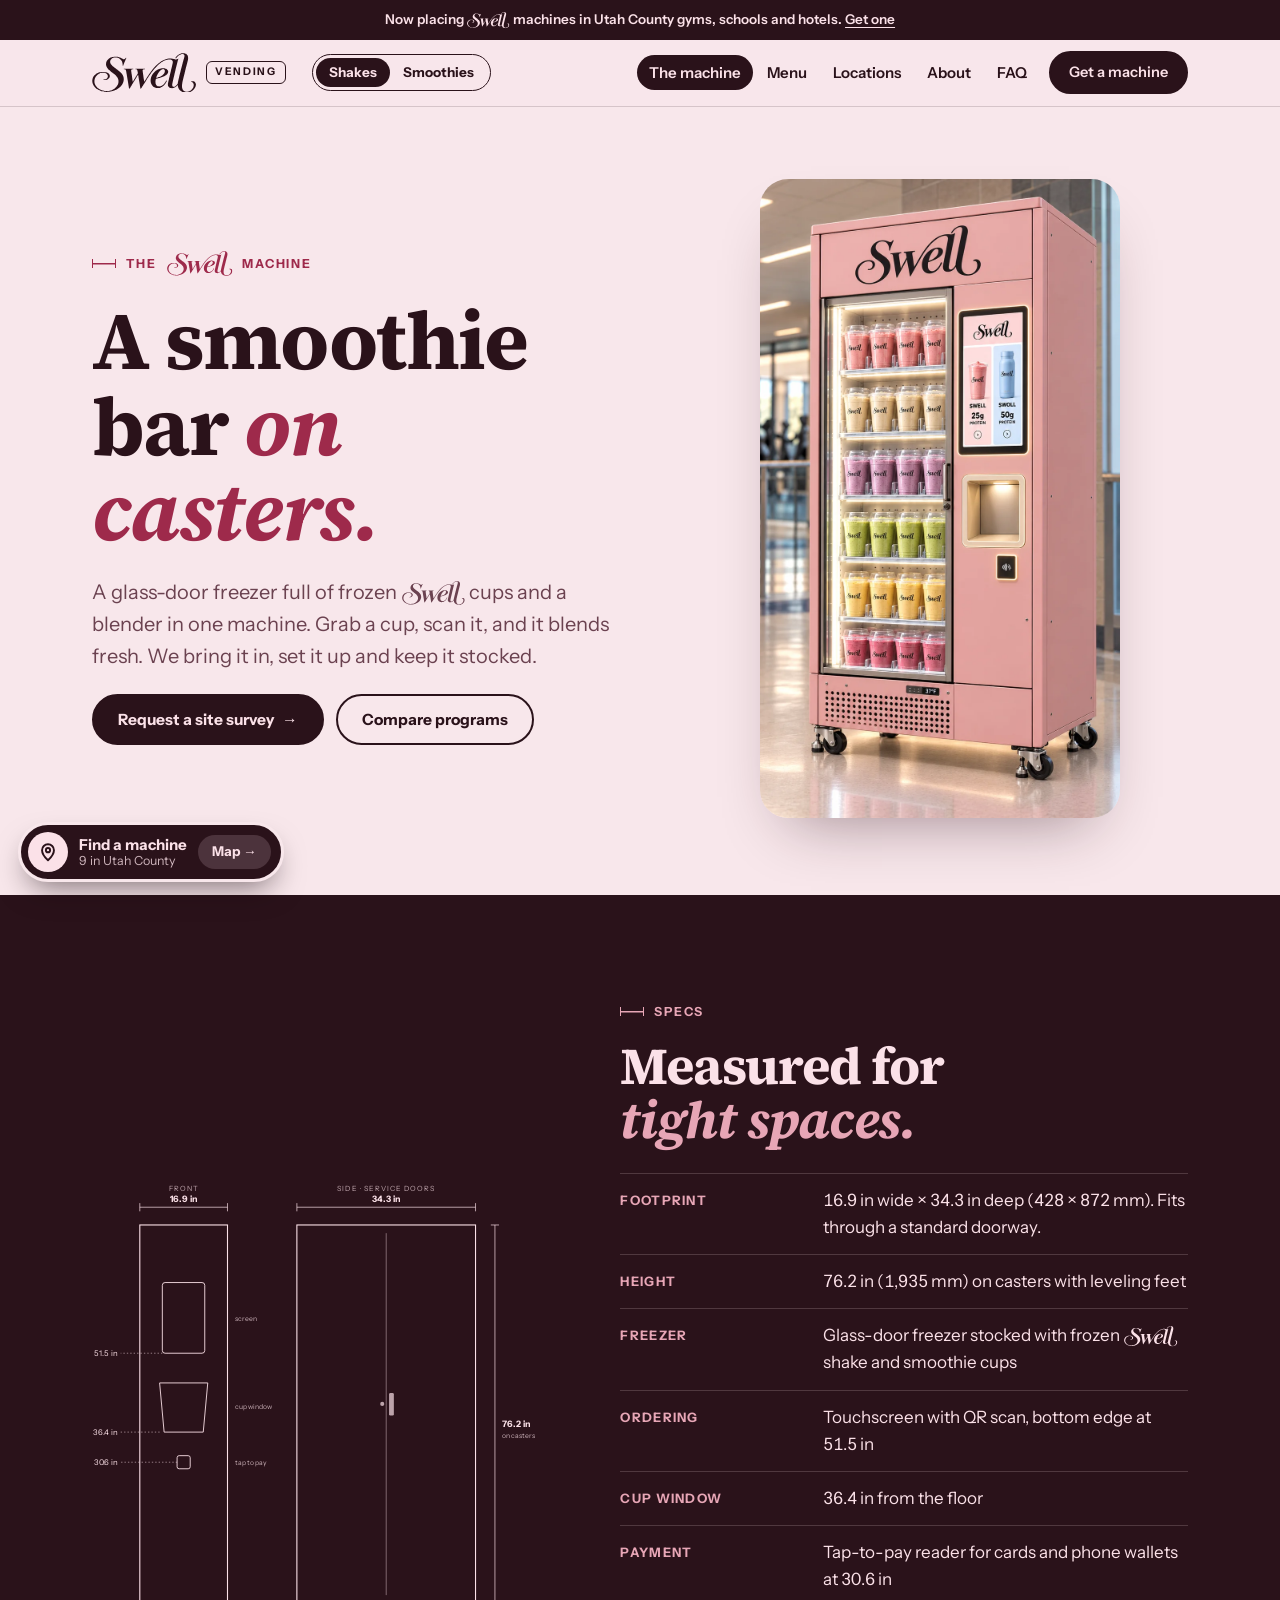
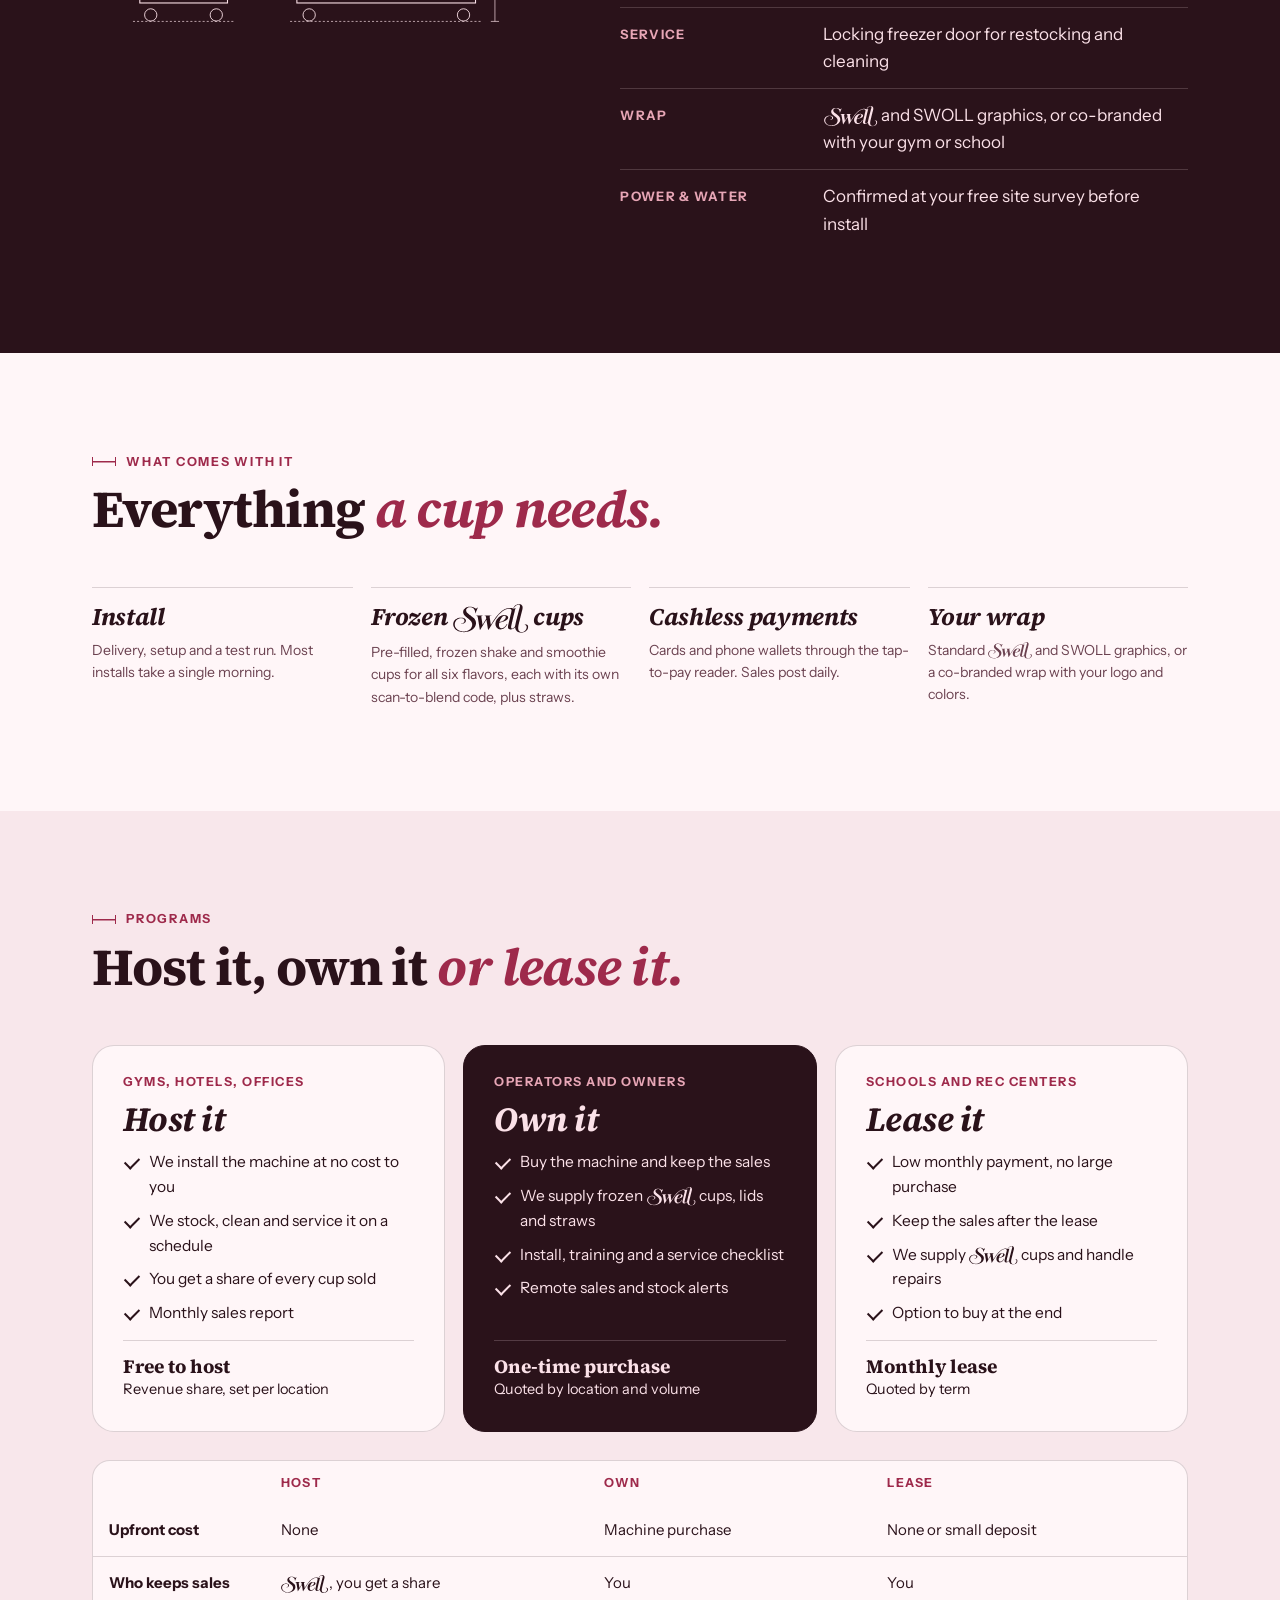
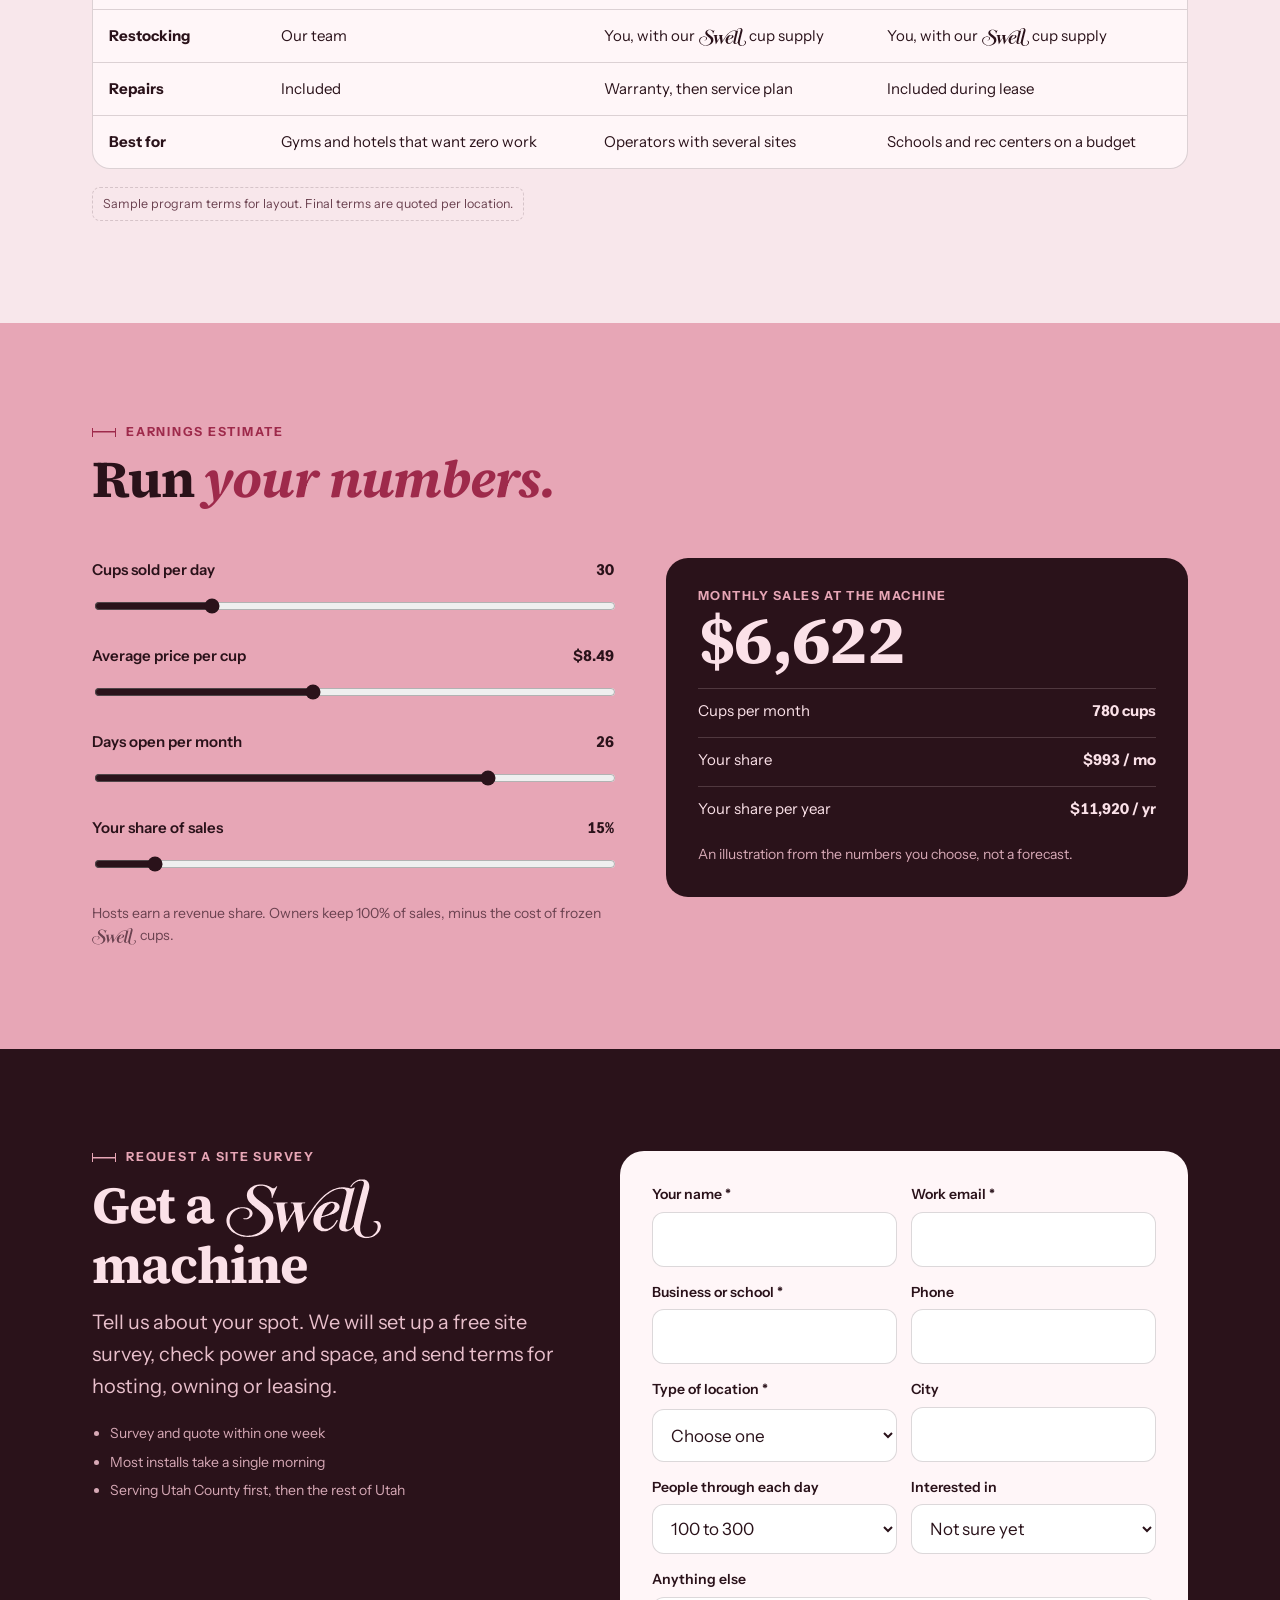
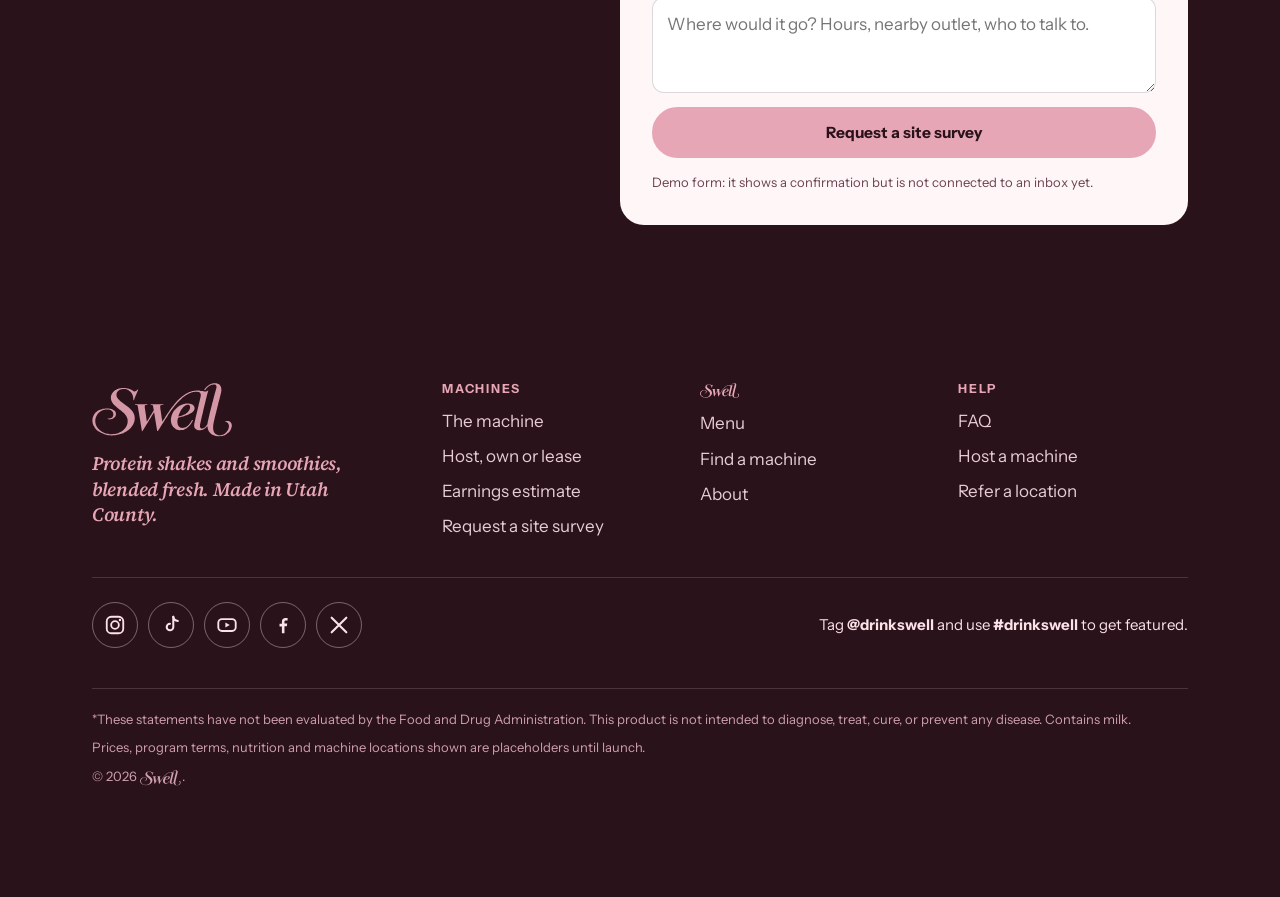
<file: machine.html>
<!doctype html>
<html lang="en" data-line="shakes">
<head>
<meta charset="utf-8">
<meta name="viewport" content="width=device-width, initial-scale=1, viewport-fit=cover">
<title>The SWELL Machine</title>
<meta name="claude:viewport-fit-sides" content="cover">
<meta name="description" content="Specs, dimensions and programs for the SWELL protein smoothie vending machine: 16.9 in wide, 34.3 in deep, 76.2 in tall, with touchscreen ordering and tap to pay.">
<link rel="canonical" href="https://pdrayday.github.io/drinkswell/machine.html">
<meta name="theme-color" content="#f8e7eb">
<meta name="color-scheme" content="light dark">
<meta property="og:type" content="website"><meta property="og:site_name" content="SWELL Vending"><meta property="og:title" content="The SWELL Machine"><meta property="og:description" content="Specs, dimensions and programs for the SWELL protein smoothie vending machine: 16.9 in wide, 34.3 in deep, 76.2 in tall, with touchscreen ordering and tap to pay."><meta property="og:image" content="https://pdrayday.github.io/drinkswell/img/menu/shakes.webp">
<link rel="icon" href="favicon.ico" sizes="any"><link rel="icon" type="image/png" sizes="32x32" href="img/icons/favicon-32.png"><link rel="apple-touch-icon" href="img/icons/apple-touch-icon.png">
<link rel="preload" href="fonts/source-serif-4.woff2" as="font" type="font/woff2" crossorigin>
<link rel="preload" href="fonts/instrument-sans-400.woff2" as="font" type="font/woff2" crossorigin>
<link rel="preload" href="fonts/source-serif-4-italic.woff2" as="font" type="font/woff2" crossorigin>
<link rel="stylesheet" href="css/site.css">
<script>try{var l=localStorage.getItem("swell-line");if(l==="smoothies"||l==="shakes")document.documentElement.setAttribute("data-line",l)}catch(e){}</script>
</head>
<body>
<svg width="0" height="0" style="position:absolute" aria-hidden="true"><symbol id="swell-logo" viewBox="0 0 2496 954"><path fill-rule="evenodd" d="M2245.5,951.9C2242.8,951.5 2233.5,950.2 2225.0,949.1C2202.7,946.1 2182.8,940.0 2160.0,929.1C2152.1,925.3 2133.8,914.0 2126.5,908.5C2114.6,899.4 2094.5,877.2 2086.2,864.0C2081.6,856.6 2072.1,836.1 2069.2,827.0C2064.2,811.8 2060.0,790.3 2060.0,779.9C2060.0,769.8 2055.9,768.1 2050.6,776.0C2047.2,781.1 2028.8,799.5 2022.0,804.5C2020.5,805.6 2016.6,808.5 2013.4,811.0C2006.9,816.0 2003.8,818.0 1993.5,823.8C1962.8,841.0 1920.8,848.5 1890.5,842.0C1880.0,839.8 1866.3,834.8 1861.0,831.2C1859.6,830.3 1857.5,829.0 1856.3,828.5C1849.8,825.5 1830.0,803.7 1830.0,799.5C1830.0,799.0 1828.7,795.9 1827.1,792.6C1824.8,787.8 1823.8,783.5 1822.4,772.2C1820.8,759.5 1820.8,756.2 1821.9,743.7C1823.4,725.7 1824.8,716.4 1826.6,712.2C1827.3,710.3 1828.7,704.7 1829.5,699.7C1830.4,694.6 1831.9,687.8 1833.0,684.5C1834.0,681.2 1835.4,675.4 1836.0,671.5C1836.6,667.6 1837.9,662.0 1838.9,659.0C1840.0,656.0 1841.3,649.9 1842.0,645.5C1842.7,641.1 1844.0,635.5 1845.0,633.0C1846.0,630.5 1847.3,624.5 1847.9,619.6C1848.6,614.7 1849.8,609.1 1850.6,607.1C1851.4,605.2 1852.7,599.3 1853.6,594.1C1854.4,588.8 1855.9,582.2 1856.9,579.5C1857.9,576.8 1859.3,571.1 1860.0,567.0C1860.7,562.9 1862.0,557.5 1863.0,555.0C1864.0,552.5 1865.3,546.9 1866.0,542.5C1866.7,538.1 1868.0,532.3 1869.0,529.5C1870.0,526.8 1871.4,521.4 1872.1,517.5C1872.7,513.6 1874.1,508.2 1875.0,505.5C1876.0,502.7 1877.3,497.1 1878.0,493.0C1878.7,488.9 1880.0,483.5 1881.0,481.0C1882.0,478.5 1883.3,473.2 1883.9,469.2C1884.5,465.1 1885.9,459.3 1887.0,456.2C1888.1,453.2 1889.5,446.8 1890.1,442.1C1890.7,437.4 1892.0,431.5 1893.0,429.0C1894.0,426.5 1895.3,420.6 1895.9,415.8C1896.5,411.0 1897.9,404.3 1899.0,401.0C1900.1,397.6 1901.6,391.1 1902.4,386.5C1903.2,381.9 1904.4,377.1 1905.0,376.0C1905.6,374.9 1906.9,369.6 1908.0,364.2C1909.0,358.9 1910.4,353.1 1911.0,351.5C1911.6,349.9 1913.0,344.3 1914.1,339.2C1915.1,334.1 1916.5,329.0 1917.1,327.9C1917.6,326.8 1919.0,321.5 1920.0,316.2C1921.1,310.9 1922.5,304.7 1923.3,302.5C1924.1,300.3 1925.3,295.1 1926.0,291.0C1926.7,286.9 1928.1,281.2 1929.0,278.4C1930.0,275.5 1931.4,269.7 1932.0,265.6C1932.6,261.4 1934.0,255.0 1935.1,251.3C1936.1,247.6 1937.7,238.3 1938.6,230.6C1940.8,211.5 1939.6,199.9 1934.2,189.2C1928.0,176.8 1915.6,166.2 1902.5,162.0C1899.8,161.1 1896.5,159.8 1895.3,159.2C1891.5,157.1 1873.2,155.0 1859.0,155.0C1844.8,155.0 1821.2,157.2 1816.5,159.0C1815.0,159.6 1809.7,160.7 1804.6,161.6C1796.8,162.9 1784.4,166.4 1773.5,170.2C1771.8,170.8 1767.8,172.1 1764.5,173.2C1761.2,174.3 1756.4,176.2 1753.9,177.6C1751.3,178.9 1748.6,180.0 1747.9,180.0C1747.1,180.0 1744.3,181.1 1741.5,182.4C1738.8,183.7 1733.6,186.1 1730.0,187.8C1726.4,189.5 1721.5,191.8 1719.0,193.0C1716.5,194.2 1712.4,196.3 1709.9,197.8C1707.3,199.3 1703.2,201.6 1700.9,202.9C1698.5,204.2 1695.1,206.3 1693.4,207.6C1691.7,208.9 1689.9,210.0 1689.3,210.0C1688.8,210.0 1686.6,211.3 1684.4,213.0C1682.3,214.6 1680.0,216.0 1679.4,216.0C1678.8,216.0 1676.7,217.2 1674.7,218.8C1672.8,220.3 1669.9,222.3 1668.3,223.2C1666.8,224.2 1663.5,226.3 1661.0,228.0C1658.5,229.7 1655.2,231.8 1653.7,232.8C1652.2,233.7 1647.9,236.8 1644.3,239.5C1640.8,242.2 1636.8,245.2 1635.6,246.0C1630.0,249.9 1614.9,261.9 1609.6,266.7C1608.5,267.7 1606.6,269.2 1605.4,270.0C1601.3,272.9 1578.6,293.8 1556.7,315.0C1528.3,342.4 1467.1,412.7 1451.5,435.8C1450.1,437.8 1447.6,441.3 1445.9,443.5C1444.3,445.7 1441.3,449.9 1439.2,452.9C1434.8,459.4 1432.1,463.0 1427.7,468.7C1422.2,475.9 1409.1,493.4 1406.9,496.5C1405.8,498.1 1403.1,502.0 1401.0,505.0C1398.8,508.0 1396.1,511.9 1395.0,513.5C1393.9,515.1 1391.8,518.1 1390.5,520.0C1389.2,521.9 1387.1,525.1 1386.0,527.0C1384.8,528.9 1382.1,533.0 1380.0,536.0C1369.4,550.7 1360.1,564.6 1356.9,570.5C1355.7,572.7 1353.7,575.8 1352.4,577.3C1351.1,578.9 1350.0,580.6 1350.0,581.1C1350.0,581.6 1347.4,586.0 1344.2,590.8C1336.8,601.8 1322.9,622.7 1321.4,624.9C1319.1,628.3 1308.5,644.6 1307.0,647.0C1306.2,648.4 1304.6,651.0 1303.5,652.8C1302.4,654.7 1300.3,657.8 1298.8,659.7C1297.2,661.7 1296.0,663.8 1296.0,664.5C1296.0,665.2 1294.8,667.3 1293.2,669.3C1291.7,671.3 1288.3,676.6 1285.7,681.2C1283.0,685.8 1279.6,691.4 1278.2,693.7C1276.7,696.0 1273.3,701.4 1270.6,705.7C1267.9,710.0 1264.5,715.3 1263.0,717.5C1261.6,719.7 1260.1,722.2 1259.8,723.0C1259.5,723.8 1256.7,728.3 1253.6,732.8C1250.5,737.4 1248.0,741.4 1248.0,741.6C1248.0,741.8 1245.4,746.0 1242.1,750.8C1235.0,761.4 1225.5,776.2 1221.5,783.0C1219.8,785.8 1216.7,790.9 1214.5,794.4C1212.3,797.9 1209.4,802.6 1208.0,804.9C1206.6,807.3 1204.6,810.4 1203.5,811.8C1202.3,813.3 1199.4,817.9 1197.0,822.0C1194.6,826.1 1191.9,830.4 1191.0,831.5C1190.1,832.6 1187.1,837.3 1184.4,842.0C1176.1,856.2 1171.0,860.2 1165.0,857.0C1161.9,855.3 1161.1,852.9 1159.5,840.3C1158.6,833.8 1156.9,823.1 1155.5,816.5C1154.2,809.9 1152.4,799.1 1151.5,792.5C1150.6,785.9 1149.4,778.9 1148.9,776.9C1148.4,775.0 1147.1,766.8 1146.1,758.7C1145.0,750.7 1143.7,742.4 1143.1,740.3C1142.6,738.2 1141.2,729.8 1140.0,721.5C1138.9,713.2 1137.5,704.9 1137.0,703.0C1136.5,701.1 1135.4,693.6 1134.5,686.5C1133.6,679.4 1132.0,669.9 1131.0,665.5C1130.0,661.1 1128.6,653.2 1128.0,648.0C1127.4,642.8 1126.1,634.5 1125.0,629.5C1124.0,624.5 1122.6,615.8 1121.9,610.1C1121.3,604.4 1120.1,597.4 1119.4,594.6C1118.6,591.8 1117.3,583.6 1116.4,576.5C1115.6,569.4 1114.0,559.5 1112.9,554.5C1111.8,549.5 1110.6,541.6 1110.3,536.7C1110.0,531.9 1109.1,527.2 1108.4,526.2C1107.2,524.6 1107.0,524.6 1104.3,526.2C1102.8,527.1 1100.4,530.0 1099.0,532.7C1096.1,538.1 1093.1,543.1 1090.1,547.5C1084.4,555.6 1068.8,581.1 1067.0,585.1C1066.4,586.4 1064.4,590.0 1062.5,593.0C1060.6,596.0 1058.1,600.3 1056.9,602.5C1055.7,604.7 1053.7,607.8 1052.4,609.3C1051.1,610.9 1050.0,612.8 1050.0,613.5C1050.0,614.2 1048.9,616.1 1047.6,617.7C1046.3,619.2 1044.3,622.3 1043.1,624.5C1041.9,626.7 1039.9,630.1 1038.7,632.0C1037.5,634.0 1035.6,637.1 1034.5,638.9C1033.4,640.7 1031.5,643.6 1030.3,645.4C1029.1,647.1 1027.3,649.9 1026.4,651.5C1025.5,653.1 1023.7,655.8 1022.4,657.3C1021.1,658.9 1020.0,660.7 1020.0,661.3C1020.0,662.0 1018.6,664.3 1017.0,666.4C1015.3,668.6 1014.0,670.8 1014.0,671.3C1014.0,672.2 1012.0,675.7 1005.5,686.0C1004.3,687.9 1001.1,693.2 998.4,697.8C995.7,702.3 992.1,708.2 990.5,710.8C988.9,713.5 986.6,717.1 985.5,718.9C984.4,720.7 982.3,723.8 980.8,725.7C979.2,727.7 978.0,729.8 978.0,730.5C978.0,731.2 976.7,733.4 975.0,735.5C973.4,737.6 972.0,739.8 972.0,740.5C972.0,741.2 970.7,743.4 969.0,745.5C967.4,747.6 966.0,749.8 966.0,750.5C966.0,751.2 964.7,753.4 963.0,755.5C961.4,757.6 960.0,759.7 960.0,760.3C960.0,760.9 958.9,762.7 957.6,764.4C956.3,766.1 954.2,769.5 952.9,771.9C948.1,780.5 938.8,795.8 933.1,804.5C931.6,806.7 929.9,809.6 929.2,811.0C928.5,812.4 927.0,814.9 925.7,816.7C924.5,818.4 922.1,822.2 920.5,825.0C918.9,827.9 916.5,831.4 915.4,832.8C914.2,834.3 912.3,837.4 911.2,839.7C910.0,842.0 908.6,844.2 908.0,844.5C907.4,844.9 906.4,846.6 905.6,848.4C903.5,853.5 898.2,859.0 895.4,859.0C890.7,859.0 888.3,855.1 887.5,846.4C887.1,842.1 886.2,835.4 885.4,831.5C884.7,827.6 883.2,819.1 882.1,812.5C881.0,805.9 879.0,794.0 877.7,786.0C876.3,778.0 873.8,762.0 872.1,750.5C870.3,739.0 868.2,725.2 867.4,720.0C866.5,714.8 865.0,705.1 864.0,698.5C862.1,686.1 858.6,665.9 854.5,643.5C853.2,636.4 851.8,628.0 851.5,625.0C851.1,622.0 849.8,613.9 848.5,607.0C847.2,600.1 845.9,591.1 845.5,587.0C845.1,582.9 844.2,576.7 843.4,573.2C842.6,569.7 841.1,561.2 840.0,554.2C838.9,547.2 837.2,537.2 836.1,532.0C835.1,526.8 833.9,519.8 833.5,516.5C833.1,513.2 831.9,506.2 830.9,500.9C828.9,491.3 827.0,479.1 822.5,449.0C816.6,410.1 812.7,400.1 800.9,393.9C797.1,391.9 794.6,391.5 781.3,391.0C771.3,390.7 765.7,390.1 764.9,389.3C762.9,387.3 763.5,382.2 766.0,379.5L768.3,377.0L878.1,377.0C976.5,377.0 988.0,377.2 989.4,378.6C991.4,380.6 991.4,385.9 989.4,388.8C988.0,390.9 987.2,391.0 973.2,391.0C959.9,391.0 958.0,391.2 953.5,393.4C943.1,398.2 939.2,406.5 940.3,421.4C941.7,439.8 943.2,453.1 945.0,463.5C946.1,469.6 947.4,479.2 948.1,485.0C948.7,490.8 950.0,499.3 951.0,504.0C952.0,508.7 953.4,517.0 954.0,522.5C954.6,528.0 956.0,537.0 957.0,542.5C958.1,548.0 959.4,557.5 960.0,563.5C960.6,569.5 962.0,579.2 963.0,585.0C964.1,590.8 965.4,601.1 966.0,608.0C966.6,614.9 967.9,625.2 969.0,631.0C970.0,636.8 971.4,646.5 972.0,652.5C972.6,658.5 973.8,666.0 974.6,669.1C975.3,672.2 976.0,676.8 976.0,679.3C976.0,684.0 977.7,686.4 980.6,685.8C981.5,685.6 982.6,684.8 983.0,684.0C983.4,683.2 985.5,679.1 987.5,675.0C989.5,670.9 992.0,666.6 993.0,665.5C994.0,664.4 995.5,662.0 996.5,660.1C997.4,658.2 999.1,655.8 1000.1,654.7C1001.1,653.5 1002.0,652.2 1002.0,651.7C1002.0,650.7 1005.0,645.6 1010.8,637.0C1012.5,634.3 1014.0,631.6 1014.0,631.2C1014.0,630.7 1014.9,629.1 1016.0,627.7C1018.1,625.0 1022.7,617.0 1025.9,610.4C1026.9,608.1 1028.3,605.9 1028.9,605.5C1029.5,605.2 1030.7,603.2 1031.6,601.2C1033.0,597.6 1035.1,594.2 1041.2,585.3C1042.7,583.0 1044.0,580.9 1044.0,580.6C1044.0,580.0 1046.9,575.5 1053.0,566.5C1059.7,556.7 1062.0,552.9 1062.0,552.1C1062.0,551.6 1063.1,549.9 1064.4,548.3C1065.7,546.8 1067.7,543.7 1068.9,541.5C1070.1,539.3 1072.5,535.1 1074.3,532.2C1076.1,529.3 1081.1,521.0 1085.4,513.7C1089.8,506.5 1094.4,499.1 1095.6,497.5C1100.2,491.1 1100.5,488.4 1098.7,470.8C1097.8,461.8 1096.3,451.8 1095.5,448.5C1094.6,445.2 1093.0,437.6 1092.0,431.5C1087.6,406.7 1083.9,398.2 1075.5,393.7C1072.2,391.9 1069.4,391.5 1059.0,391.2C1045.3,390.8 1043.0,389.9 1043.0,385.0C1043.0,383.5 1043.9,381.1 1045.1,379.6L1047.1,377.0L1158.5,377.0C1238.7,377.0 1270.6,377.3 1272.4,378.1C1273.7,378.7 1275.1,380.1 1275.3,381.2C1276.0,383.9 1274.2,388.8 1272.0,390.0C1271.0,390.6 1262.6,391.0 1253.4,391.0C1237.6,391.0 1236.5,391.1 1230.9,393.6C1224.0,396.7 1218.8,402.7 1216.3,410.7C1214.8,415.4 1214.8,417.3 1215.9,428.2C1217.2,441.6 1218.9,454.6 1222.5,480.0C1223.8,489.1 1225.2,499.0 1225.5,502.0C1225.8,505.0 1226.5,509.8 1227.1,512.5C1227.6,515.2 1229.1,526.0 1230.5,536.5C1231.9,547.0 1233.4,558.4 1233.9,562.0C1240.0,602.8 1244.3,631.4 1246.0,642.0C1246.6,646.1 1248.0,655.1 1249.1,662.0C1250.1,668.9 1251.0,676.4 1251.0,678.6C1251.0,684.1 1253.7,687.7 1256.7,686.2C1257.9,685.5 1259.2,683.8 1259.8,682.2C1260.7,679.7 1272.2,661.5 1281.2,648.3C1282.7,646.0 1284.0,643.8 1284.0,643.2C1284.0,642.7 1284.9,641.5 1285.9,640.6C1287.0,639.6 1288.6,637.2 1289.5,635.3C1290.4,633.4 1292.1,630.3 1293.3,628.5C1294.5,626.6 1296.6,623.2 1298.0,620.9C1299.4,618.6 1302.3,613.9 1304.5,610.4C1306.7,606.9 1309.8,601.8 1311.5,599.0C1316.2,590.9 1320.7,583.8 1323.0,580.5C1324.2,578.9 1326.6,575.0 1328.5,572.0C1330.3,569.0 1333.0,564.9 1334.5,563.0C1337.2,559.4 1346.0,546.3 1349.5,540.6C1350.6,538.8 1352.5,536.0 1353.8,534.4C1359.9,526.6 1362.0,523.6 1362.0,522.5C1362.0,521.8 1363.2,519.7 1364.8,517.7C1366.3,515.8 1368.3,512.9 1369.2,511.3C1371.1,508.3 1374.0,503.9 1381.1,493.3C1388.4,482.4 1388.8,481.7 1392.5,477.0C1394.4,474.5 1396.9,470.9 1398.0,469.0C1399.1,467.1 1401.4,463.7 1403.1,461.5C1404.7,459.3 1407.3,455.7 1408.8,453.5C1412.0,448.7 1416.5,442.7 1420.0,438.4C1421.4,436.7 1423.6,433.9 1425.0,432.1C1426.4,430.4 1429.1,426.9 1431.0,424.5C1434.6,420.0 1440.3,412.8 1461.3,386.1C1463.6,383.2 1466.2,380.1 1467.1,379.1C1468.0,378.2 1474.7,370.5 1482.0,362.0C1510.6,328.7 1540.3,298.3 1572.4,269.5C1577.3,265.1 1582.7,260.2 1584.4,258.6C1586.1,257.0 1589.1,254.6 1591.0,253.1C1592.9,251.7 1597.0,248.5 1600.0,246.0C1606.5,240.6 1615.8,233.4 1624.0,227.5C1625.9,226.1 1629.5,223.4 1632.0,221.5C1634.5,219.6 1638.1,217.1 1640.0,216.0C1641.9,214.9 1645.5,212.4 1648.0,210.5C1650.5,208.5 1653.8,206.2 1655.3,205.2C1656.9,204.3 1659.8,202.3 1661.7,200.8C1663.7,199.2 1665.8,198.0 1666.5,198.0C1667.2,198.0 1669.0,197.0 1670.6,195.8C1672.1,194.5 1675.4,192.5 1678.0,191.3C1680.5,190.1 1683.2,188.6 1684.0,188.1C1684.8,187.5 1687.5,186.2 1690.0,185.0C1696.6,182.0 1702.3,179.1 1704.0,177.9C1704.8,177.4 1707.5,176.0 1710.0,174.9C1712.5,173.8 1715.2,172.5 1716.0,171.9C1716.8,171.4 1719.1,170.3 1721.0,169.4C1722.9,168.5 1726.8,166.7 1729.5,165.4C1732.2,164.1 1735.8,162.7 1737.5,162.4C1739.2,162.0 1742.2,160.8 1744.4,159.8C1749.2,157.4 1760.3,153.4 1769.5,150.9C1773.3,149.9 1778.3,148.3 1780.5,147.5C1782.7,146.7 1789.2,145.1 1795.0,144.0C1800.8,142.9 1808.0,141.4 1811.0,140.6C1820.3,138.1 1856.4,134.7 1878.0,134.3C1895.4,133.9 1902.2,134.2 1923.0,136.5C1936.5,137.9 1952.0,140.2 1957.5,141.5C1963.0,142.8 1969.8,144.2 1972.5,144.6C1975.2,145.0 1979.9,146.1 1982.9,147.1C1989.5,149.4 2010.4,153.0 2016.8,153.0C2028.6,152.9 2045.8,148.1 2056.0,142.0C2067.7,134.9 2068.2,134.7 2070.6,135.8C2073.6,137.2 2074.6,141.0 2072.7,144.6C2068.2,153.7 2053.6,204.4 2043.5,246.5C2039.6,262.7 2036.4,275.2 2033.0,287.0C2031.8,291.1 2029.9,298.3 2028.9,303.0C2027.8,307.7 2026.3,313.5 2025.5,316.0C2024.8,318.5 2023.4,324.4 2022.5,329.2C2021.7,334.1 2020.1,340.8 2019.1,344.2C2018.0,347.7 2016.9,352.7 2016.5,355.5C2016.1,358.2 2014.8,363.9 2013.5,368.0C2011.0,376.1 2008.3,386.8 2004.0,405.5C2002.5,412.1 2000.6,420.2 1999.7,423.5C1998.9,426.8 1996.8,435.8 1995.0,443.5C1993.3,451.2 1991.0,461.1 1989.8,465.5C1988.7,469.9 1986.9,477.5 1985.9,482.4C1984.9,487.3 1983.6,492.7 1983.0,494.4C1982.4,496.1 1981.2,501.3 1980.5,506.0C1979.7,510.7 1978.2,517.2 1977.2,520.5C1976.1,523.8 1975.0,529.4 1974.6,532.9C1974.2,536.4 1972.8,542.7 1971.5,546.9C1970.2,551.1 1968.9,556.8 1968.5,559.5C1968.2,562.2 1966.8,568.1 1965.5,572.5C1963.1,580.2 1961.4,587.4 1956.6,608.5C1955.3,614.0 1953.6,620.8 1952.7,623.5C1951.9,626.2 1950.4,632.7 1949.5,637.8C1948.6,642.9 1947.3,648.7 1946.6,650.8C1945.9,652.8 1945.0,656.8 1944.6,659.5C1944.2,662.2 1942.9,668.3 1941.6,673.0C1940.3,677.7 1938.7,684.9 1938.0,689.0C1937.3,693.1 1936.1,698.2 1935.4,700.3C1934.6,702.4 1933.3,708.3 1932.5,713.3C1931.6,718.4 1930.1,725.4 1929.1,729.0C1926.5,737.7 1925.0,751.0 1925.0,764.5C1925.0,784.4 1927.5,792.4 1936.4,801.8C1942.7,808.5 1945.3,810.0 1953.6,811.5C1960.2,812.8 1962.5,812.8 1970.6,811.6C1980.3,810.2 1990.4,806.2 1996.7,801.4C1998.4,800.1 2000.3,799.0 2000.9,799.0C2002.7,799.0 2025.1,778.8 2032.0,770.9C2043.6,757.8 2054.7,742.4 2057.0,736.6C2057.5,735.2 2058.6,728.1 2059.5,720.9C2060.3,713.7 2061.2,707.5 2061.5,707.1C2061.7,706.7 2062.8,701.4 2063.9,695.4C2065.0,689.4 2067.5,677.5 2069.5,669.0C2071.5,660.5 2073.9,649.2 2075.0,644.0C2076.1,638.8 2078.3,629.1 2079.9,622.5C2082.7,610.7 2084.6,602.6 2091.0,574.5C2095.2,556.0 2101.8,529.1 2108.0,505.0C2110.8,494.3 2115.1,477.6 2117.6,468.0C2120.1,458.4 2123.0,447.1 2124.0,443.0C2125.0,438.9 2128.8,423.8 2132.4,409.5C2136.1,395.2 2140.2,379.0 2141.5,373.5C2145.8,355.5 2147.2,349.6 2150.1,339.6C2151.7,334.2 2153.0,329.2 2153.0,328.6C2153.0,328.0 2154.4,322.3 2156.1,316.0C2157.8,309.7 2160.5,299.3 2162.2,293.0C2163.9,286.7 2166.5,277.0 2168.0,271.5C2169.6,266.0 2171.5,258.8 2172.3,255.5C2176.7,237.4 2178.5,230.7 2180.5,223.5C2181.8,219.1 2183.5,212.8 2184.3,209.5C2188.9,191.0 2191.3,182.1 2192.6,178.6C2193.5,176.4 2194.6,172.1 2195.1,169.1C2195.7,166.0 2197.2,160.1 2198.6,156.0C2204.0,139.1 2205.2,135.2 2206.7,129.5C2207.5,126.2 2209.2,120.3 2210.5,116.5C2211.8,112.7 2213.2,107.9 2213.5,106.0C2213.9,104.1 2215.3,98.5 2216.8,93.5C2219.1,85.5 2219.4,82.8 2219.4,69.0L2219.5,53.5L2215.5,47.2C2211.9,41.3 2209.7,39.0 2202.2,33.3C2197.7,29.9 2183.9,26.7 2173.5,26.7C2163.5,26.7 2138.2,30.8 2133.5,33.2C2131.8,34.1 2128.9,35.1 2127.0,35.5C2123.7,36.1 2111.3,41.5 2106.0,44.6C2104.6,45.4 2101.7,46.9 2099.5,47.9C2097.3,48.9 2094.9,50.5 2094.1,51.4C2093.4,52.3 2092.2,53.0 2091.5,53.0C2090.9,53.0 2088.3,54.5 2085.9,56.2C2080.1,60.5 2078.1,61.9 2073.2,65.2C2066.7,69.5 2042.6,93.5 2036.4,101.6C2033.4,105.6 2028.8,112.6 2026.2,117.2C2020.3,127.4 2018.1,128.8 2010.3,127.0C2000.9,124.9 1999.9,119.3 2007.3,110.1C2009.1,107.9 2013.0,102.9 2016.0,98.9C2035.3,73.3 2062.7,48.6 2085.1,36.6C2087.6,35.3 2090.2,33.5 2090.9,32.6C2091.6,31.8 2093.8,30.6 2095.7,29.9C2097.7,29.3 2100.8,27.7 2102.8,26.4C2104.7,25.1 2106.8,24.0 2107.4,24.0C2108.0,24.0 2110.5,22.9 2113.0,21.6C2115.5,20.3 2119.5,18.7 2122.0,18.0C2124.5,17.4 2127.9,16.0 2129.5,15.0C2131.2,13.9 2135.2,12.7 2138.5,12.1C2141.8,11.5 2147.9,10.1 2152.0,8.9C2158.9,6.8 2161.7,6.6 2189.0,6.6L2218.5,6.5L2230.6,9.7C2237.3,11.5 2245.3,14.3 2248.5,16.0C2251.6,17.6 2254.8,19.0 2255.5,19.0C2256.2,19.0 2257.3,19.7 2258.1,20.6C2258.8,21.4 2261.0,23.0 2263.0,24.0C2270.7,27.9 2289.4,49.2 2292.7,57.6C2293.1,58.6 2294.4,61.0 2295.7,62.9C2297.0,64.8 2298.0,67.1 2298.0,68.2C2298.0,69.2 2299.1,72.8 2300.5,76.1C2303.7,83.7 2307.0,107.8 2307.0,123.5C2307.0,136.1 2302.8,169.8 2300.7,175.0C2299.9,176.9 2298.7,181.9 2298.0,186.0C2297.3,190.1 2295.9,195.6 2294.9,198.2C2293.9,200.8 2292.6,205.9 2291.9,209.7C2291.3,213.4 2290.0,218.5 2289.0,221.0C2288.0,223.5 2286.7,228.9 2286.0,233.0C2285.3,237.1 2284.1,242.1 2283.3,244.0C2282.5,245.9 2281.2,250.9 2280.4,255.0C2279.6,259.1 2277.9,266.1 2276.6,270.5C2274.4,278.1 2272.8,283.9 2269.3,297.5C2265.7,311.7 2264.9,314.9 2263.0,322.5C2261.9,326.9 2260.1,333.2 2259.1,336.5C2258.0,339.8 2256.5,345.9 2255.6,350.0C2254.8,354.1 2253.4,359.4 2252.6,361.8C2251.8,364.1 2250.6,368.8 2250.0,372.3C2249.4,375.7 2247.8,381.9 2246.5,386.0C2245.3,390.1 2243.9,396.0 2243.5,399.0C2243.1,402.0 2242.0,406.5 2241.0,409.0C2240.1,411.5 2238.7,416.6 2238.0,420.5C2237.4,424.4 2235.8,430.9 2234.5,435.0C2233.3,439.1 2231.9,444.5 2231.5,447.0C2231.2,449.5 2230.0,454.2 2229.0,457.5C2227.9,460.8 2226.4,467.1 2225.6,471.5C2224.8,475.9 2223.5,481.3 2222.7,483.5C2221.9,485.7 2220.7,490.9 2220.0,495.0C2219.3,499.1 2217.9,504.8 2216.9,507.7C2215.9,510.6 2214.4,516.6 2213.6,521.2C2212.7,525.8 2211.2,531.8 2210.1,534.5C2209.1,537.3 2207.9,541.8 2207.5,544.5C2207.1,547.3 2205.8,552.9 2204.5,557.0C2203.1,561.1 2201.4,567.4 2200.7,571.0C2199.9,574.6 2198.3,581.3 2197.1,586.0C2192.9,602.3 2191.9,606.6 2189.9,616.5C2188.8,622.0 2187.3,628.5 2186.5,631.0C2185.7,633.5 2184.4,639.1 2183.6,643.5C2182.7,647.9 2181.4,653.7 2180.5,656.4C2179.7,659.1 2178.5,664.3 2177.9,667.9C2177.3,671.5 2176.1,676.9 2175.3,679.8C2174.0,684.6 2172.0,694.3 2167.6,718.0C2161.6,750.3 2159.8,769.9 2160.3,797.5C2160.6,819.9 2161.0,823.9 2163.4,835.5C2164.9,842.6 2167.7,853.0 2169.5,858.5C2173.1,868.9 2179.3,882.4 2181.0,883.5C2181.6,883.9 2182.9,885.9 2184.1,888.1C2188.8,897.4 2207.9,913.6 2222.0,920.3C2228.2,923.2 2243.9,928.3 2251.8,929.9C2258.5,931.3 2286.4,931.3 2295.0,930.0C2305.2,928.4 2326.1,923.0 2330.2,920.9C2332.3,919.9 2334.4,919.0 2335.1,919.0C2336.4,919.0 2352.4,911.1 2358.0,907.8C2371.8,899.5 2381.4,891.8 2394.4,878.6C2402.5,870.3 2415.1,854.2 2417.8,848.6C2418.7,846.9 2420.3,844.1 2421.6,842.5C2422.8,840.9 2424.1,838.4 2424.5,837.0C2424.9,835.6 2425.9,833.4 2426.8,832.0C2428.8,828.7 2433.7,815.1 2435.6,807.5C2441.2,784.3 2441.4,782.5 2441.5,768.5C2441.5,755.5 2441.3,753.7 2438.2,743.8C2434.7,732.4 2430.9,724.3 2425.8,717.6C2421.3,711.8 2413.1,704.3 2409.0,702.4C2407.1,701.5 2404.4,699.9 2403.0,699.0C2399.5,696.5 2389.5,694.7 2383.5,695.4C2376.9,696.1 2374.7,694.7 2375.2,690.0C2375.5,686.4 2375.7,686.2 2385.0,682.0C2398.1,675.9 2418.6,674.3 2435.5,678.0C2464.3,684.3 2486.6,709.2 2491.0,739.8C2491.5,743.7 2492.7,748.8 2493.5,751.2C2495.3,756.6 2495.4,759.3 2493.5,765.3C2492.7,768.0 2491.5,774.0 2490.9,778.8C2488.5,796.9 2481.2,817.8 2471.0,835.9C2458.6,857.9 2436.8,882.6 2416.1,898.2C2411.5,901.7 2406.1,905.7 2404.1,907.2C2402.1,908.7 2398.8,910.8 2396.8,912.0C2394.8,913.1 2391.6,915.0 2389.7,916.2C2381.1,921.9 2357.1,933.5 2348.0,936.5C2345.0,937.5 2341.3,938.9 2339.7,939.7C2333.1,943.0 2311.1,947.7 2293.5,949.5C2290.2,949.8 2284.0,950.8 2279.6,951.6C2271.2,953.1 2253.7,953.3 2245.5,951.9ZM338.5,934.0C329.7,933.5 316.7,932.5 309.5,931.6C302.4,930.7 294.8,930.0 292.8,930.0C288.1,930.0 255.8,923.6 246.5,920.9C226.0,914.8 216.0,911.7 211.5,910.0C208.8,908.9 203.8,907.2 200.5,906.1C181.5,900.0 139.0,878.2 124.0,866.9C122.1,865.5 119.7,864.0 118.6,863.6C111.3,861.0 66.8,820.2 59.6,809.4C58.5,807.6 55.5,803.6 53.0,800.3C47.4,793.1 38.0,778.9 35.2,773.3C34.0,771.0 32.6,768.9 32.1,768.6C31.6,768.2 30.6,766.3 29.9,764.2C29.3,762.2 27.9,759.4 27.0,758.0C26.0,756.6 24.7,753.5 24.0,751.0C23.3,748.5 21.9,744.8 20.8,742.7C17.8,736.7 12.5,717.1 9.4,700.0C8.4,694.2 7.5,683.4 7.2,672.5C6.9,656.6 7.1,652.6 9.4,638.5C10.8,629.7 13.1,619.1 14.5,615.0C15.8,610.9 17.8,604.8 18.8,601.5C21.8,592.4 25.3,583.8 27.6,580.0C28.8,578.1 30.1,575.4 30.5,574.0C30.9,572.6 32.3,570.1 33.6,568.4C34.9,566.7 36.0,565.0 36.0,564.5C36.0,563.8 42.6,553.7 47.3,547.5C50.4,543.3 60.8,531.2 65.0,527.0C70.0,522.0 82.8,511.1 87.9,507.5C90.2,505.9 93.9,503.1 96.0,501.5C103.7,495.4 113.1,490.2 138.7,477.8C147.0,473.8 177.0,463.9 186.5,462.0C189.8,461.3 195.7,460.0 199.5,459.0C208.1,456.7 234.8,454.1 257.5,453.3C278.6,452.6 312.2,455.6 327.0,459.5C332.2,460.9 339.0,462.6 342.0,463.4C348.4,465.1 362.6,470.1 365.5,471.8C366.6,472.4 369.5,473.9 372.0,475.0C382.0,479.6 387.0,483.0 397.9,492.2C407.1,499.9 417.6,513.1 419.5,519.0C419.9,520.4 421.3,523.3 422.6,525.5C425.0,529.6 428.0,544.7 428.0,552.6C428.0,559.7 424.9,575.3 422.4,580.9C421.1,583.8 420.0,586.7 420.0,587.2C420.0,587.8 417.9,591.7 415.3,595.9C403.4,615.0 373.5,637.9 353.2,643.4C350.1,644.3 345.0,645.7 342.0,646.6C333.2,649.1 305.8,649.7 293.5,647.6C281.4,645.5 277.6,643.6 277.2,639.3C277.0,636.9 277.5,635.7 279.7,634.0C282.0,632.2 283.2,631.9 287.0,632.5C311.7,636.0 331.3,632.0 350.6,619.4C363.6,611.0 374.4,594.6 378.2,577.8C385.3,545.8 375.1,514.9 351.3,496.2C346.0,492.0 334.9,485.0 333.6,485.0C333.2,485.0 331.6,484.2 330.2,483.2C325.8,480.2 311.6,476.1 298.1,473.9C287.2,472.1 282.7,471.9 264.5,472.3C241.1,472.9 228.3,474.5 216.1,478.4C211.6,479.8 207.1,481.0 206.2,481.0C205.3,481.0 203.2,481.7 201.5,482.6C199.8,483.5 195.8,485.2 192.5,486.5C182.9,490.2 175.5,493.4 172.9,495.1C171.6,496.0 168.5,497.7 166.0,498.9C159.7,501.9 157.4,503.4 141.0,514.7C131.0,521.7 110.1,541.7 103.8,550.5C102.2,552.7 100.0,555.6 99.0,557.0C94.5,562.9 91.9,566.8 89.3,571.4C87.8,574.0 85.3,578.3 83.8,580.9C82.3,583.4 80.4,587.1 79.5,589.0C78.6,590.9 76.7,594.8 75.4,597.5C74.0,600.2 72.3,604.5 71.6,607.0C70.8,609.5 69.3,613.8 68.2,616.5C67.1,619.2 65.5,624.4 64.6,628.0C63.8,631.6 62.5,636.8 61.6,639.7C56.4,658.0 57.4,707.2 63.4,723.7C64.2,726.0 65.3,730.4 65.9,733.4C66.5,736.5 68.1,741.4 69.5,744.3C70.9,747.3 72.0,750.3 72.0,751.1C72.0,752.4 76.4,762.1 79.6,768.0C80.4,769.4 81.9,772.5 83.1,775.0C84.3,777.5 86.2,780.7 87.4,782.1C88.6,783.6 90.4,786.3 91.5,788.1C100.9,804.1 115.8,820.8 135.5,837.7C141.6,842.9 147.4,847.9 148.5,848.9C151.0,851.2 164.5,860.5 171.3,864.7C187.2,874.4 200.5,880.9 223.0,890.0C231.5,893.4 255.3,901.0 257.4,901.0C258.4,901.0 262.3,901.9 265.9,902.9C269.5,904.0 277.0,905.6 282.5,906.5C288.0,907.4 295.7,908.7 299.5,909.5C311.4,911.9 338.1,913.3 358.5,912.6C385.3,911.7 392.6,910.9 422.5,905.9C432.6,904.2 459.0,896.4 472.0,891.2C482.4,887.1 505.7,876.0 515.1,870.7C518.2,868.9 522.3,866.7 524.1,865.6C526.0,864.6 528.9,862.5 530.7,861.1C532.5,859.7 535.7,857.1 538.0,855.5C560.0,839.5 591.4,807.4 600.8,791.4C604.0,786.0 606.5,781.9 609.8,776.7C611.5,773.9 613.0,771.1 613.0,770.5C613.0,769.9 614.1,767.9 615.5,766.0C616.9,764.1 618.0,761.9 618.0,760.9C618.0,760.0 619.3,756.9 620.9,753.9C622.4,750.9 624.1,746.9 624.5,745.0C624.9,743.1 626.2,739.0 627.5,736.0C628.7,733.0 630.1,728.2 630.4,725.5C630.8,722.8 632.1,716.9 633.3,712.5C635.2,705.4 635.5,701.9 635.5,681.0C635.5,660.3 635.2,656.5 633.3,649.0C632.2,644.3 630.6,638.0 630.0,635.0C629.3,632.0 627.9,627.9 627.0,626.0C626.0,624.1 624.9,620.9 624.5,619.0C623.8,615.9 620.1,607.5 616.4,601.0C615.7,599.6 614.1,596.6 613.0,594.3C611.9,592.1 609.2,587.6 607.0,584.3C604.7,581.1 602.2,577.4 601.3,576.0C600.3,574.6 598.2,571.9 596.5,570.0C594.9,568.0 592.4,564.9 591.0,563.0C583.1,552.2 565.2,534.1 546.9,518.3C540.5,512.8 534.4,507.5 533.3,506.4C526.5,499.9 515.3,490.6 508.6,486.0C504.2,483.0 498.5,478.6 497.5,477.6C496.4,476.4 492.1,473.1 483.1,466.3C473.4,459.0 468.8,455.6 466.4,453.5C465.1,452.4 461.8,449.7 459.0,447.5C456.2,445.3 447.5,438.2 439.7,431.7C431.9,425.3 423.7,418.5 421.6,416.7C408.7,406.2 391.0,388.4 381.0,376.0C379.1,373.6 376.4,370.2 375.0,368.6C372.3,365.3 372.0,364.9 364.1,353.2C358.7,345.3 349.7,328.1 345.7,318.3C340.2,304.7 336.0,282.7 336.0,267.5C336.1,236.9 343.7,208.2 357.7,186.2C368.3,169.6 388.2,147.8 402.9,136.8C405.4,135.0 409.0,132.3 410.9,130.8C412.9,129.3 415.6,127.5 417.0,126.8C418.4,126.1 420.8,124.7 422.4,123.5C425.8,121.2 431.6,118.1 438.0,115.0C440.5,113.8 444.8,111.8 447.5,110.4C450.3,109.1 453.1,108.0 453.8,108.0C454.5,108.0 457.2,106.9 459.8,105.6C462.4,104.3 466.9,102.7 469.8,102.1C472.7,101.5 476.6,100.4 478.4,99.6C480.3,98.8 485.6,97.4 490.2,96.5C494.8,95.6 501.9,94.0 506.0,93.0C526.5,87.9 586.3,87.6 609.5,92.5C613.4,93.3 621.7,94.9 628.1,95.9C634.5,96.9 641.0,98.5 642.6,99.3C644.2,100.1 648.2,101.3 651.5,102.0C654.8,102.7 659.1,104.0 661.0,105.0C662.9,106.0 666.5,107.3 669.0,108.0C671.5,108.6 674.9,110.0 676.5,111.0C678.1,112.0 681.5,113.4 684.0,114.0C686.5,114.7 689.6,116.0 691.0,116.9C692.4,117.9 695.6,119.4 698.2,120.4C700.8,121.4 703.2,122.6 703.5,123.1C703.9,123.6 706.3,125.0 709.1,126.1C711.8,127.3 714.0,128.6 714.0,129.0C714.0,129.4 715.4,130.3 717.0,131.0C718.7,131.7 721.3,133.2 722.7,134.4C724.2,135.5 727.1,137.4 729.1,138.5C731.2,139.6 737.1,142.7 742.2,145.4L751.5,150.3L761.5,150.4C769.3,150.4 772.3,150.0 775.0,148.6C776.9,147.6 780.6,145.7 783.1,144.4C787.6,142.2 799.9,130.8 809.3,120.2C814.6,114.2 817.6,113.5 821.5,117.5C825.5,121.4 826.0,119.8 810.9,151.6C804.3,165.6 796.8,182.3 791.5,195.0C790.3,198.0 787.4,205.0 785.0,210.5C766.6,254.3 752.1,292.0 750.5,299.7C749.8,303.1 745.9,307.0 743.1,307.0C742.2,307.0 740.4,306.4 739.0,305.7L736.5,304.4L736.3,287.6C735.7,250.1 726.2,214.0 710.2,188.5C698.9,170.6 680.8,150.3 668.5,141.7C666.3,140.2 662.9,137.8 661.0,136.5C659.1,135.1 655.6,133.1 653.3,132.0C651.0,130.9 648.8,129.5 648.5,129.1C648.2,128.6 645.8,127.4 643.2,126.4C640.6,125.4 637.4,123.9 636.0,122.9C634.6,122.0 631.5,120.6 629.0,119.9C626.5,119.2 623.6,118.0 622.5,117.3C619.1,115.2 594.2,110.0 581.5,108.9C565.5,107.4 539.7,108.4 530.4,110.9C526.6,111.9 520.4,113.3 516.5,114.0C512.7,114.7 507.5,116.4 505.1,117.7C502.7,118.9 499.9,120.0 499.0,120.0C498.0,120.0 496.1,120.9 494.7,122.0C493.3,123.1 490.2,124.9 487.9,126.0C485.5,127.1 481.5,129.6 479.0,131.5C476.5,133.4 473.4,135.8 472.0,136.7C468.5,139.1 456.0,152.1 453.2,156.1C446.0,166.8 444.1,170.3 441.1,178.0C436.6,189.5 435.2,202.5 436.7,220.4C437.5,230.2 438.4,235.3 440.3,240.1C441.7,243.6 443.3,248.2 444.0,250.2C444.6,252.3 445.6,254.3 446.2,254.6C446.7,255.0 447.9,256.9 448.7,258.9C449.5,260.9 452.3,265.6 454.9,269.3C457.4,273.1 460.2,277.2 461.0,278.4C463.3,281.8 467.2,286.1 481.5,300.5C492.8,311.9 502.2,320.3 517.5,332.5C519.6,334.1 523.0,336.9 525.0,338.5C527.1,340.1 530.7,343.0 533.1,344.8C535.5,346.6 540.4,350.4 544.0,353.1C547.6,355.8 552.2,359.2 554.2,360.5C556.3,361.9 558.0,363.4 558.0,363.9C558.0,364.4 559.4,365.3 561.0,366.0C562.7,366.7 564.4,367.8 564.8,368.4C565.2,369.1 567.7,371.2 570.4,373.1C573.1,375.0 576.9,377.7 578.9,379.2C582.3,381.8 584.6,383.5 592.6,389.2C594.4,390.5 598.9,393.8 602.6,396.7C606.4,399.5 611.2,403.1 613.3,404.7C615.4,406.2 619.1,409.1 621.5,411.0C623.9,412.9 629.4,417.2 633.6,420.5C647.1,431.1 676.2,456.3 687.4,467.0C699.9,479.2 712.8,493.9 721.0,505.6C752.7,550.7 765.2,593.1 762.0,643.7C760.6,665.9 755.3,689.9 747.4,710.3C743.9,719.2 732.0,744.4 728.4,750.5C708.5,783.9 682.6,812.6 645.3,842.6C636.5,849.7 612.3,865.1 602.4,869.9C600.2,871.0 597.3,872.8 595.9,873.8C594.6,874.9 592.4,876.1 591.0,876.5C589.6,876.9 587.4,878.0 586.0,879.0C584.6,879.9 580.1,882.3 576.0,884.2C571.9,886.2 565.8,889.0 562.5,890.6C559.2,892.2 554.5,894.2 552.0,895.1C549.5,896.0 543.2,898.4 538.0,900.4C495.0,916.9 452.3,927.2 414.0,930.5C404.4,931.3 393.1,932.4 389.0,932.9C377.2,934.4 356.0,934.8 338.5,934.0ZM1552.5,841.0C1543.4,840.0 1540.0,839.3 1528.0,835.7C1514.0,831.5 1495.8,823.2 1489.4,818.1C1487.9,816.9 1486.3,816.0 1485.8,816.0C1485.2,816.0 1483.4,814.9 1481.6,813.5C1468.3,802.6 1460.7,796.0 1455.6,790.7C1448.7,783.4 1436.4,767.1 1433.9,762.0C1432.9,760.0 1431.4,757.8 1430.6,757.1C1429.8,756.4 1428.6,754.2 1427.9,752.3C1427.3,750.3 1425.7,747.2 1424.4,745.2C1423.1,743.3 1422.0,740.7 1422.0,739.5C1422.0,738.3 1420.9,735.2 1419.5,732.5C1418.1,729.9 1416.5,725.4 1415.9,722.6C1415.3,719.8 1414.0,715.2 1413.0,712.5C1410.4,705.2 1406.7,674.6 1406.7,660.5C1406.7,646.0 1410.3,615.0 1413.1,605.9C1414.2,602.3 1415.5,596.5 1416.1,593.1C1416.6,589.6 1417.9,585.1 1418.9,583.1C1419.9,581.1 1421.3,577.1 1421.9,574.1C1422.5,571.1 1423.9,567.3 1424.9,565.6C1426.0,563.9 1427.3,560.5 1428.0,558.0C1428.6,555.5 1429.9,552.4 1430.9,551.0C1431.9,549.6 1433.3,546.7 1434.0,544.5C1434.7,542.3 1435.8,539.8 1436.6,539.0C1437.3,538.2 1438.8,535.5 1440.0,533.0C1441.9,528.9 1445.3,522.9 1450.5,514.2C1452.3,511.1 1454.6,507.6 1462.9,495.2C1470.8,483.4 1506.1,446.0 1519.0,435.7C1520.9,434.2 1524.1,431.7 1526.0,430.2C1527.9,428.7 1530.8,426.6 1532.5,425.5C1534.1,424.5 1535.9,423.3 1536.5,422.8C1539.1,420.7 1548.2,414.3 1551.2,412.5C1559.9,407.2 1563.9,404.9 1568.0,402.9C1570.5,401.7 1573.6,399.9 1575.0,399.0C1576.4,398.0 1579.4,396.7 1581.6,396.1C1583.9,395.5 1586.3,394.3 1587.0,393.5C1587.6,392.7 1590.7,391.4 1593.8,390.5C1597.0,389.6 1600.5,388.2 1601.7,387.4C1602.9,386.6 1606.4,385.4 1609.4,384.6C1612.3,383.8 1616.2,382.5 1617.8,381.6C1619.5,380.7 1623.8,379.3 1627.3,378.5C1630.8,377.7 1635.5,376.4 1637.9,375.5C1640.2,374.7 1649.6,372.6 1658.8,370.8C1673.8,367.9 1677.8,367.6 1698.2,367.2C1718.0,366.9 1722.2,367.1 1731.7,368.9C1737.6,370.0 1745.7,371.4 1749.5,372.0C1765.5,374.4 1789.0,384.6 1800.4,394.2C1807.0,399.6 1816.4,409.8 1818.2,413.5C1819.3,415.7 1820.8,418.2 1821.5,419.0C1823.4,421.3 1828.1,438.7 1828.7,445.5C1829.8,458.8 1822.3,483.0 1813.8,493.8C1812.2,495.7 1811.0,497.6 1811.0,497.9C1811.0,499.2 1796.0,514.3 1787.8,521.2C1776.9,530.3 1774.3,532.3 1770.4,534.3C1768.7,535.2 1766.7,536.6 1765.9,537.6C1765.1,538.5 1763.2,539.9 1761.5,540.7C1759.8,541.5 1756.0,543.6 1753.0,545.5C1743.7,551.2 1721.3,562.0 1712.5,565.0C1709.3,566.1 1706.2,567.4 1705.6,567.9C1705.0,568.4 1702.5,569.3 1700.0,569.9C1697.5,570.5 1693.0,572.1 1690.0,573.5C1687.0,574.8 1682.5,576.5 1680.0,577.3C1672.0,579.9 1662.7,583.1 1656.0,585.5C1652.4,586.8 1644.1,589.5 1637.5,591.5C1630.9,593.5 1622.1,596.2 1618.0,597.5C1613.9,598.8 1608.9,600.2 1607.0,600.5C1605.1,600.9 1600.1,602.2 1596.0,603.5C1591.9,604.8 1586.7,606.2 1584.5,606.6C1582.3,606.9 1577.1,608.2 1573.0,609.5C1568.9,610.7 1563.5,612.1 1561.0,612.4C1558.5,612.8 1554.0,614.0 1551.0,615.0C1548.0,616.1 1543.7,617.4 1541.5,617.9C1534.7,619.6 1532.0,623.4 1530.9,632.6C1530.4,637.0 1529.0,643.8 1527.9,647.9C1525.7,656.2 1523.0,681.2 1523.0,694.4C1523.0,724.1 1529.3,749.2 1541.4,767.4C1545.4,773.5 1555.0,783.3 1560.2,786.6C1562.2,787.9 1564.1,789.4 1564.5,790.0C1565.6,791.8 1577.9,797.0 1587.5,799.8C1595.5,802.1 1598.2,802.4 1611.5,802.4C1624.4,802.4 1628.0,802.0 1637.3,799.7C1643.3,798.2 1649.9,796.1 1652.0,795.0C1654.2,793.9 1656.4,793.0 1657.1,793.0C1660.2,793.0 1680.8,781.6 1692.5,773.5C1701.8,767.1 1702.2,766.7 1707.5,762.0C1720.3,750.4 1726.0,744.6 1737.0,731.5C1747.4,719.2 1764.0,696.2 1764.0,694.0C1764.0,693.6 1764.8,692.2 1765.9,690.9C1766.9,689.6 1770.3,683.5 1773.4,677.5C1780.6,663.7 1783.4,660.0 1786.5,660.0C1790.6,660.0 1796.6,662.9 1798.0,665.6C1799.2,667.8 1799.0,668.8 1796.1,674.8C1794.3,678.5 1792.3,682.4 1791.7,683.5C1791.1,684.6 1789.4,687.8 1788.0,690.5C1786.5,693.2 1783.8,698.1 1781.9,701.2C1780.0,704.4 1776.3,710.7 1773.6,715.2C1770.9,719.8 1767.7,724.6 1766.5,726.0C1765.3,727.4 1762.2,731.6 1759.6,735.5C1749.5,750.4 1740.9,760.9 1728.8,772.6C1714.5,786.5 1690.6,805.6 1682.5,809.4C1680.8,810.2 1677.8,812.2 1675.6,813.9C1673.5,815.6 1671.4,817.0 1670.9,817.0C1670.4,817.0 1665.7,819.4 1660.3,822.3C1654.9,825.3 1648.7,828.3 1646.5,829.0C1644.3,829.7 1641.6,830.8 1640.4,831.5C1638.4,832.8 1624.0,837.0 1612.5,839.6C1605.2,841.3 1564.0,842.3 1552.5,841.0ZM1549.8,596.6C1551.3,595.9 1554.3,595.0 1556.5,594.6C1558.7,594.2 1564.3,592.7 1569.0,591.3C1594.8,583.6 1601.2,581.6 1608.2,578.9C1612.4,577.3 1616.4,576.0 1617.0,576.0C1617.6,576.0 1620.3,574.9 1623.0,573.5C1625.7,572.1 1628.6,571.0 1629.3,571.0C1630.1,571.0 1633.3,569.7 1636.6,568.1C1639.8,566.5 1644.1,564.5 1646.0,563.6C1647.9,562.7 1652.2,560.4 1655.5,558.5C1658.8,556.6 1663.5,553.9 1666.0,552.5C1668.5,551.1 1672.1,548.8 1674.0,547.5C1685.0,539.8 1688.0,537.5 1688.0,537.0C1688.0,536.7 1689.2,535.7 1690.8,534.8C1697.0,530.9 1717.0,509.8 1723.8,499.9C1725.0,498.0 1727.5,494.5 1729.2,492.0C1731.0,489.5 1733.3,485.7 1734.5,483.5C1735.6,481.3 1737.1,478.6 1737.7,477.5C1743.9,467.0 1749.4,443.0 1748.7,430.0C1747.3,407.4 1738.3,394.3 1720.1,388.6C1710.3,385.5 1705.4,385.4 1696.9,387.9C1693.4,388.9 1689.4,390.0 1688.0,390.4C1682.7,391.5 1666.9,399.8 1656.9,406.5C1646.0,413.8 1625.5,433.5 1616.8,445.1C1614.8,447.8 1611.1,452.4 1608.7,455.3C1600.7,464.7 1584.1,490.1 1578.5,501.5C1577.1,504.2 1575.3,507.6 1574.5,509.0C1573.7,510.4 1572.3,513.1 1571.4,515.0C1570.5,516.9 1567.9,522.1 1565.7,526.5C1563.6,530.9 1560.7,537.4 1559.3,541.0C1558.0,544.6 1555.7,550.4 1554.3,554.0C1552.9,557.6 1550.9,563.2 1549.8,566.5C1548.7,569.8 1546.5,576.1 1544.9,580.5C1541.5,590.0 1540.5,594.4 1541.3,596.5C1542.1,598.4 1546.2,598.4 1549.8,596.6Z"/></symbol></svg>
<a class="sr" href="#main">Skip to content</a>
<div class="announce"><div class="wrap"><p>Now placing <svg class="wm" viewBox="0 0 2496 954" role="img" aria-label="Swell"><use href="#swell-logo"/></svg> machines in Utah County gyms, schools and hotels. <a href="machine.html#request">Get one</a></p></div></div>
<header class="top"><div class="wrap">
  <a class="brand" href="index.html" aria-label="SWELL Vending home"><svg class="logo" viewBox="0 0 2496 954" aria-hidden="true"><use href="#swell-logo"/></svg><span class="tag">Vending</span></a>
  <div class="linetog" role="group" aria-label="Show shakes or smoothies"><button type="button" data-line-btn="shakes" aria-pressed="true">Shakes</button><button type="button" data-line-btn="smoothies" aria-pressed="false">Smoothies</button></div>
  <button class="menu-btn" type="button" aria-expanded="false" aria-controls="nav" aria-label="Menu"><span></span><span></span></button>
  <nav class="nav" id="nav" aria-label="Main"><a href="machine.html" aria-current="page">The machine</a><a href="menu.html">Menu</a><a href="locations.html">Locations</a><a href="about.html">About</a><a href="faq.html">FAQ</a><a class="btn" href="machine.html#request">Get a machine</a></nav>
</div></header>
<main id="main">

<section class="hero"><div class="wrap">
  <div class="hero-copy">
    <p class="eyebrow">The <svg class="wm" viewBox="0 0 2496 954" role="img" aria-label="Swell"><use href="#swell-logo"/></svg> machine</p>
    <h1>A smoothie bar <em>on casters.</em></h1>
    <p class="lead">A glass-door freezer full of frozen <svg class="wm" viewBox="0 0 2496 954" role="img" aria-label="Swell"><use href="#swell-logo"/></svg> cups and a blender in one machine. Grab a cup, scan it, and it blends fresh. We bring it in, set it up and keep it stocked.</p>
    <div class="btn-row"><a class="btn arrow" href="#request">Request a site survey</a><a class="btn ghost" href="#programs">Compare programs</a></div>
  </div>
  <div class="hero-stage">
  <img class="hero-machine" src="img/photos/machine.webp" alt="A pink SWELL vending machine with a glass freezer door full of frozen shake and smoothie cups, a touchscreen and a blending window" width="900" height="1599">
</div>
</div></section>

<section class="band-ink" id="specs"><div class="wrap mach">
  <div class="mach-fig"><svg class="dims-art" viewBox="20 0 680 690" role="img" aria-labelledby="dim-t dim-d" xmlns="http://www.w3.org/2000/svg">
  <title id="dim-t">SWELL machine dimensions</title>
  <desc id="dim-d">Front: 16.9 inches wide. Side: 34.3 inches deep. Height: 76.2 inches on casters. Screen starts 51.5 inches up, the cup window sits at 36.4 inches and the tap-to-pay reader at 30.6 inches.</desc>
  <g font-family="Instrument Sans, Helvetica Neue, Arial, sans-serif" fill="currentColor">
    <!-- front elevation: 428 x 1935 mm at 0.3 -->
    <g transform="translate(90 60)">
      <rect width="128.4" height="553.5" fill="none" stroke="currentColor" stroke-width="1.6"/>
      <rect x="33" y="84.3" width="62.1" height="103.5" rx="4" fill="none" stroke="currentColor" stroke-width="1.3"/>
      <path d="M29 231.3h70.5l-6.6 72H35.6z" fill="none" stroke="currentColor" stroke-width="1.3"/>
      <rect x="54.6" y="337.8" width="19.2" height="19.2" rx="3" fill="none" stroke="currentColor" stroke-width="1.3"/>
      <rect y="553.5" width="128.4" height="0" stroke="currentColor"/>
      <g fill="none" stroke="currentColor" stroke-width="1.3"><circle cx="16" cy="571" r="9"/><circle cx="112" cy="571" r="9"/></g>
      <path d="M-10 580.5h148.4" stroke="currentColor" stroke-width="1" stroke-dasharray="3 3"/>
      <!-- width -->
      <path d="M0 -26h128.4M0 -32v12M128.4 -32v12" stroke="currentColor" stroke-width="1"/>
      <text x="64.2" y="-34" text-anchor="middle" font-size="13" font-weight="700">16.9 in</text>
      <text x="64.2" y="-50" text-anchor="middle" font-size="10.5" letter-spacing="1.5" opacity=".7">FRONT</text>
      <!-- heights from floor (580.5) -->
      <g stroke="currentColor" stroke-width="1" stroke-dasharray="2 3" opacity=".75">
        <path d="M33 187.8H-28"/><path d="M29 303.3H-28"/><path d="M54.6 347.4H-28"/>
      </g>
      <g font-size="11.5" text-anchor="end">
        <text x="-32" y="191.8">51.5 in</text><text x="-32" y="307.3">36.4 in</text><text x="-32" y="351.4">30.6 in</text>
      </g>
      <g font-size="10" opacity=".75">
        <text x="140" y="140">screen</text><text x="140" y="270">cup window</text><text x="140" y="352">tap to pay</text>
      </g>
    </g>
    <!-- side elevation: 872 x 1935 mm at 0.3 -->
    <g transform="translate(320 60)">
      <rect width="261.6" height="553.5" fill="none" stroke="currentColor" stroke-width="1.6"/>
      <path d="M130.8 12v530" stroke="currentColor" stroke-width="1" opacity=".6"/>
      <rect x="135" y="246" width="7" height="33" rx="2" fill="currentColor" opacity=".7"/>
      <circle cx="125" cy="262" r="3" fill="currentColor" opacity=".7"/>
      <g fill="none" stroke="currentColor" stroke-width="1.3"><circle cx="18" cy="571" r="9"/><circle cx="244" cy="571" r="9"/></g>
      <path d="M-10 580.5h281.6" stroke="currentColor" stroke-width="1" stroke-dasharray="3 3"/>
      <path d="M0 -26h261.6M0 -32v12M261.6 -32v12" stroke="currentColor" stroke-width="1"/>
      <text x="130.8" y="-34" text-anchor="middle" font-size="13" font-weight="700">34.3 in</text>
      <text x="130.8" y="-50" text-anchor="middle" font-size="10.5" letter-spacing="1.5" opacity=".7">SIDE · SERVICE DOORS</text>
      <!-- overall height -->
      <path d="M290 0v580.5M284 0h12M284 580.5h12" stroke="currentColor" stroke-width="1"/>
      <text x="300" y="296" font-size="13" font-weight="700">76.2 in</text>
      <text x="300" y="312" font-size="10" opacity=".75">on casters</text>
    </g>
  </g>
</svg>
</div>
  <div>
    <p class="eyebrow">Specs</p>
    <h2 style="margin-top:14px">Measured for <em>tight spaces.</em></h2>
    <dl class="specs">
  <div><dt>Footprint</dt><dd>16.9 in wide × 34.3 in deep (428 × 872 mm). Fits through a standard doorway.</dd></div>
  <div><dt>Height</dt><dd>76.2 in (1,935 mm) on casters with leveling feet</dd></div>
  <div><dt>Freezer</dt><dd>Glass-door freezer stocked with frozen <svg class="wm" viewBox="0 0 2496 954" role="img" aria-label="Swell"><use href="#swell-logo"/></svg> shake and smoothie cups</dd></div>
  <div><dt>Ordering</dt><dd>Touchscreen with QR scan, bottom edge at 51.5 in</dd></div>
  <div><dt>Cup window</dt><dd>36.4 in from the floor</dd></div>
  <div><dt>Payment</dt><dd>Tap-to-pay reader for cards and phone wallets at 30.6 in</dd></div>
  <div><dt>Service</dt><dd>Locking freezer door for restocking and cleaning</dd></div>
  <div><dt>Wrap</dt><dd><svg class="wm" viewBox="0 0 2496 954" role="img" aria-label="Swell"><use href="#swell-logo"/></svg> and SWOLL graphics, or co-branded with your gym or school</dd></div>
  <div><dt>Power &amp; water</dt><dd>Confirmed at your free site survey before install</dd></div>
</dl>
  </div>
</div></section>

<section class="band-card"><div class="wrap">
  <div class="sec-head"><p class="eyebrow">What comes with it</p><h2>Everything <em>a cup needs.</em></h2></div>
  <div class="boosts">
    <div><b>Install</b><p class="small">Delivery, setup and a test run. Most installs take a single morning.</p></div>
    <div><b>Frozen <svg class="wm" viewBox="0 0 2496 954" role="img" aria-label="Swell"><use href="#swell-logo"/></svg> cups</b><p class="small">Pre-filled, frozen shake and smoothie cups for all six flavors, each with its own scan-to-blend code, plus straws.</p></div>
    <div><b>Cashless payments</b><p class="small">Cards and phone wallets through the tap-to-pay reader. Sales post daily.</p></div>
    <div><b>Your wrap</b><p class="small">Standard <svg class="wm" viewBox="0 0 2496 954" role="img" aria-label="Swell"><use href="#swell-logo"/></svg> and SWOLL graphics, or a co-branded wrap with your logo and colors.</p></div>
  </div>
</div></section>

<section id="programs"><div class="wrap">
  <div class="sec-head"><p class="eyebrow">Programs</p><h2>Host it, own it <em>or lease it.</em></h2></div>
  <div class="programs">
  <article class="prog">
    <p class="who">Gyms, hotels, offices</p>
    <h3>Host it</h3>
    <ul><li>We install the machine at no cost to you</li><li>We stock, clean and service it on a schedule</li><li>You get a share of every cup sold</li><li>Monthly sales report</li></ul>
    <p class="pay"><b>Free to host</b>Revenue share, set per location</p>
  </article>
  <article class="prog feature">
    <p class="who">Operators and owners</p>
    <h3>Own it</h3>
    <ul><li>Buy the machine and keep the sales</li><li>We supply frozen <svg class="wm" viewBox="0 0 2496 954" role="img" aria-label="Swell"><use href="#swell-logo"/></svg> cups, lids and straws</li><li>Install, training and a service checklist</li><li>Remote sales and stock alerts</li></ul>
    <p class="pay"><b>One-time purchase</b>Quoted by location and volume</p>
  </article>
  <article class="prog">
    <p class="who">Schools and rec centers</p>
    <h3>Lease it</h3>
    <ul><li>Low monthly payment, no large purchase</li><li>Keep the sales after the lease</li><li>We supply <svg class="wm" viewBox="0 0 2496 954" role="img" aria-label="Swell"><use href="#swell-logo"/></svg> cups and handle repairs</li><li>Option to buy at the end</li></ul>
    <p class="pay"><b>Monthly lease</b>Quoted by term</p>
  </article>
</div>
  <div class="tbl-wrap" style="margin-top:28px">
    <table>
      <caption class="sr">Program comparison</caption>
      <thead><tr><th scope="col"></th><th scope="col">Host</th><th scope="col">Own</th><th scope="col">Lease</th></tr></thead>
      <tbody>
        <tr><th scope="row">Upfront cost</th><td>None</td><td>Machine purchase</td><td>None or small deposit</td></tr>
        <tr><th scope="row">Who keeps sales</th><td><svg class="wm" viewBox="0 0 2496 954" role="img" aria-label="Swell"><use href="#swell-logo"/></svg>, you get a share</td><td>You</td><td>You</td></tr>
        <tr><th scope="row">Restocking</th><td>Our team</td><td>You, with our <svg class="wm" viewBox="0 0 2496 954" role="img" aria-label="Swell"><use href="#swell-logo"/></svg> cup supply</td><td>You, with our <svg class="wm" viewBox="0 0 2496 954" role="img" aria-label="Swell"><use href="#swell-logo"/></svg> cup supply</td></tr>
        <tr><th scope="row">Repairs</th><td>Included</td><td>Warranty, then service plan</td><td>Included during lease</td></tr>
        <tr><th scope="row">Best for</th><td>Gyms and hotels that want zero work</td><td>Operators with several sites</td><td>Schools and rec centers on a budget</td></tr>
      </tbody>
    </table>
  </div>
  <p class="note-chip" style="margin-top:18px">Sample program terms for layout. Final terms are quoted per location.</p>
</div></section>

<section class="band-blush" id="estimate"><div class="wrap">
  <div class="sec-head"><p class="eyebrow">Earnings estimate</p><h2>Run <em>your numbers.</em></h2></div>
  <div class="est" id="est">
  <form onsubmit="return false" aria-label="Earnings estimate">
    <div class="range"><label for="est-cups">Cups sold per day <output id="est-cups-o" for="est-cups">30</output></label><input id="est-cups" type="range" min="5" max="120" step="1" value="30"></div>
    <div class="range"><label for="est-price">Average price per cup <output id="est-price-o" for="est-price">$8.50</output></label><input id="est-price" type="range" min="5.99" max="11.99" step="0.25" value="8.49"></div>
    <div class="range"><label for="est-days">Days open per month <output id="est-days-o" for="est-days">26</output></label><input id="est-days" type="range" min="10" max="31" step="1" value="26"></div>
    <div class="range"><label for="est-share">Your share of sales <output id="est-share-o" for="est-share">15%</output></label><input id="est-share" type="range" min="5" max="100" step="5" value="15"></div>
    <p class="small">Hosts earn a revenue share. Owners keep 100% of sales, minus the cost of frozen <svg class="wm" viewBox="0 0 2496 954" role="img" aria-label="Swell"><use href="#swell-logo"/></svg> cups.</p>
  </form>
  <div class="est-out" aria-live="polite">
    <p class="k">Monthly sales at the machine</p>
    <p class="v" id="est-month">$6,630</p>
    <div class="row"><span>Cups per month</span><b id="est-cupsmo">780 cups</b></div>
    <div class="row"><span>Your share</span><b id="est-host">$995 / mo</b></div>
    <div class="row"><span>Your share per year</span><b id="est-year">$11,934 / yr</b></div>
    <p class="small" style="margin-top:8px;color:#d7a9b6">An illustration from the numbers you choose, not a forecast.</p>
  </div>
</div>
</div></section>

<section class="band-ink" id="request"><div class="wrap req">
  <div class="sec-head">
    <p class="eyebrow">Request a site survey</p>
    <h2>Get a <span class="sw"><svg class="wm" viewBox="0 0 2496 954" role="img" aria-label="Swell"><use href="#swell-logo"/></svg></span> machine</h2>
    <p class="lead">Tell us about your spot. We will set up a free site survey, check power and space, and send terms for hosting, owning or leasing.</p>
    <ul class="small" style="margin:6px 0 0;padding-left:18px;display:grid;gap:6px">
      <li>Survey and quote within one week</li>
      <li>Most installs take a single morning</li>
      <li>Serving Utah County first, then the rest of Utah</li>
    </ul>
  </div>
  <div>
    <form class="form" data-lead="req-thanks" novalidate>
      <div class="field"><label for="f-name">Your name *</label><input id="f-name" name="name" autocomplete="name" required></div>
      <div class="field"><label for="f-email">Work email *</label><input id="f-email" name="email" type="email" autocomplete="email" required></div>
      <div class="field"><label for="f-org">Business or school *</label><input id="f-org" name="org" autocomplete="organization" required></div>
      <div class="field"><label for="f-phone">Phone</label><input id="f-phone" name="phone" type="tel" autocomplete="tel"></div>
      <div class="field"><label for="f-type">Type of location *</label><select id="f-type" name="type" required><option value="">Choose one</option><option>Gym</option><option>High school</option><option>College</option><option>Hotel</option><option>Office</option><option>Hospital</option><option>Rec center</option><option>CrossFit box</option><option>Pilates or yoga studio</option><option>Resort</option><option>Apartment community</option><option>Other</option></select></div>
      <div class="field"><label for="f-city">City</label><input id="f-city" name="city" autocomplete="address-level2"></div>
      <div class="field"><label for="f-traffic">People through each day</label><select id="f-traffic" name="traffic"><option>Under 100</option><option selected>100 to 300</option><option>300 to 1,000</option><option>1,000+</option></select></div>
      <div class="field"><label for="f-prog">Interested in</label><select id="f-prog" name="program"><option>Not sure yet</option><option>Hosting (free)</option><option>Owning</option><option>Leasing</option></select></div>
      <div class="field full"><label for="f-msg">Anything else</label><textarea id="f-msg" name="msg" placeholder="Where would it go? Hours, nearby outlet, who to talk to."></textarea></div>
      <p class="err" role="alert" hidden></p>
      <button class="btn" type="submit">Request a site survey</button>
      <p class="note">Demo form: it shows a confirmation but is not connected to an inbox yet.</p>
    </form>
    <div class="thanks" id="req-thanks" tabindex="-1" hidden>
      <p class="eyebrow">Request received</p>
      <h3>Thanks, <span data-name>there</span>.</h3>
      <p class="small">We will reach out within two business days to set up your site survey.</p>
    </div>
  </div>
</div></section>
</main>
<footer class="site-foot"><div class="wrap">
  <div class="cols">
    <div class="foot-brand">
      <a href="index.html" aria-label="Swell home"><svg class="logo" viewBox="0 0 2496 954" aria-hidden="true"><use href="#swell-logo"/></svg></a>
      <p class="small">Protein shakes and smoothies, blended fresh. Made in Utah County.</p>
    </div>
    <div><h4>Machines</h4><ul><li><a href="machine.html">The machine</a></li><li><a href="machine.html#programs">Host, own or lease</a></li><li><a href="machine.html#estimate">Earnings estimate</a></li><li><a href="machine.html#request">Request a site survey</a></li></ul></div>
    <div><h4><svg class="wm" viewBox="0 0 2496 954" role="img" aria-label="Swell"><use href="#swell-logo"/></svg></h4><ul><li><a href="menu.html">Menu</a></li><li><a href="locations.html">Find a machine</a></li><li><a href="about.html">About</a></li></ul></div>
    <div><h4>Help</h4><ul><li><a href="faq.html">FAQ</a></li><li><a href="machine.html#request">Host a machine</a></li><li><a href="refer.html">Refer a location</a></li></ul></div>
  </div>
  <div class="fsocial"><ul class="social" aria-label="Swell on social media"><li><a href="https://www.instagram.com/drinkswell" target="_blank" rel="noopener" aria-label="Swell on Instagram"><svg viewBox="0 0 24 24" width="22" height="22" aria-hidden="true"><rect x="3" y="3" width="18" height="18" rx="5" fill="none" stroke="currentColor" stroke-width="2"/><circle cx="12" cy="12" r="4.2" fill="none" stroke="currentColor" stroke-width="2"/><circle cx="17.4" cy="6.6" r="1.3" fill="currentColor"/></svg></a></li><li><a href="https://www.tiktok.com/@drinkswell" target="_blank" rel="noopener" aria-label="Swell on TikTok"><svg viewBox="0 0 24 24" width="22" height="22" aria-hidden="true"><path d="M14.5 3v11.2a3.6 3.6 0 1 1-3.6-3.6" fill="none" stroke="currentColor" stroke-width="2.2" stroke-linecap="round"/><path d="M14.5 3c.4 2.6 2.2 4.4 5 4.6" fill="none" stroke="currentColor" stroke-width="2.2" stroke-linecap="round"/></svg></a></li><li><a href="https://www.youtube.com/@drinkswell" target="_blank" rel="noopener" aria-label="Swell on YouTube"><svg viewBox="0 0 24 24" width="22" height="22" aria-hidden="true"><rect x="2.5" y="5.5" width="19" height="13" rx="4" fill="none" stroke="currentColor" stroke-width="2"/><path d="M10.2 9.2v5.6l4.8-2.8z" fill="currentColor"/></svg></a></li><li><a href="https://www.facebook.com/drinkswell" target="_blank" rel="noopener" aria-label="Swell on Facebook"><svg viewBox="0 0 24 24" width="22" height="22" aria-hidden="true"><path d="M13.6 21v-7.6h2.6l.4-3h-3V8.6c0-.9.3-1.5 1.5-1.5H17V4.4c-.3 0-1.2-.1-2.3-.1-2.3 0-3.9 1.4-3.9 4v2.2H8.2v3h2.6V21z" fill="currentColor"/></svg></a></li><li><a href="https://x.com/drinkswell" target="_blank" rel="noopener" aria-label="Swell on X"><svg viewBox="0 0 24 24" width="22" height="22" aria-hidden="true"><path d="M4 4l16 16M20 4L4 20" stroke="currentColor" stroke-width="2.3" stroke-linecap="round"/></svg></a></li></ul><p>Tag <b>@drinkswell</b> and use <b>#drinkswell</b> to get featured.</p></div>
  <div class="fine">
    <p>*These statements have not been evaluated by the Food and Drug Administration. This product is not intended to diagnose, treat, cure, or prevent any disease. Contains milk.</p>
    <p>Prices, program terms, nutrition and machine locations shown are placeholders until launch.</p>
    <p>© <span id="yr">2026</span> <svg class="wm" viewBox="0 0 2496 954" role="img" aria-label="Swell"><use href="#swell-logo"/></svg>.</p>
  </div>
</div></footer>
<nav class="mbar-nav" aria-label="Find a Swell machine"><a class="mbar pre" id="mbar" href="index.html#find"><i><svg viewBox="0 0 24 24" width="22" height="22" fill="none" stroke="currentColor" stroke-width="2.1" stroke-linecap="round" stroke-linejoin="round" aria-hidden="true"><path d="M12 21s-6.5-6-6.5-11a6.5 6.5 0 0 1 13 0c0 5-6.5 11-6.5 11z"/><circle cx="12" cy="10" r="2.3"/></svg></i><span class="p"><b>Find a machine</b><span id="mb-s">9 in Utah County</span></span><span class="go" aria-hidden="true">Map <span>→</span></span></a></nav>
<div class="toast" id="toast" role="status" aria-live="polite"></div>
<script src="js/site.js"></script>
</body>
</html>
</file>
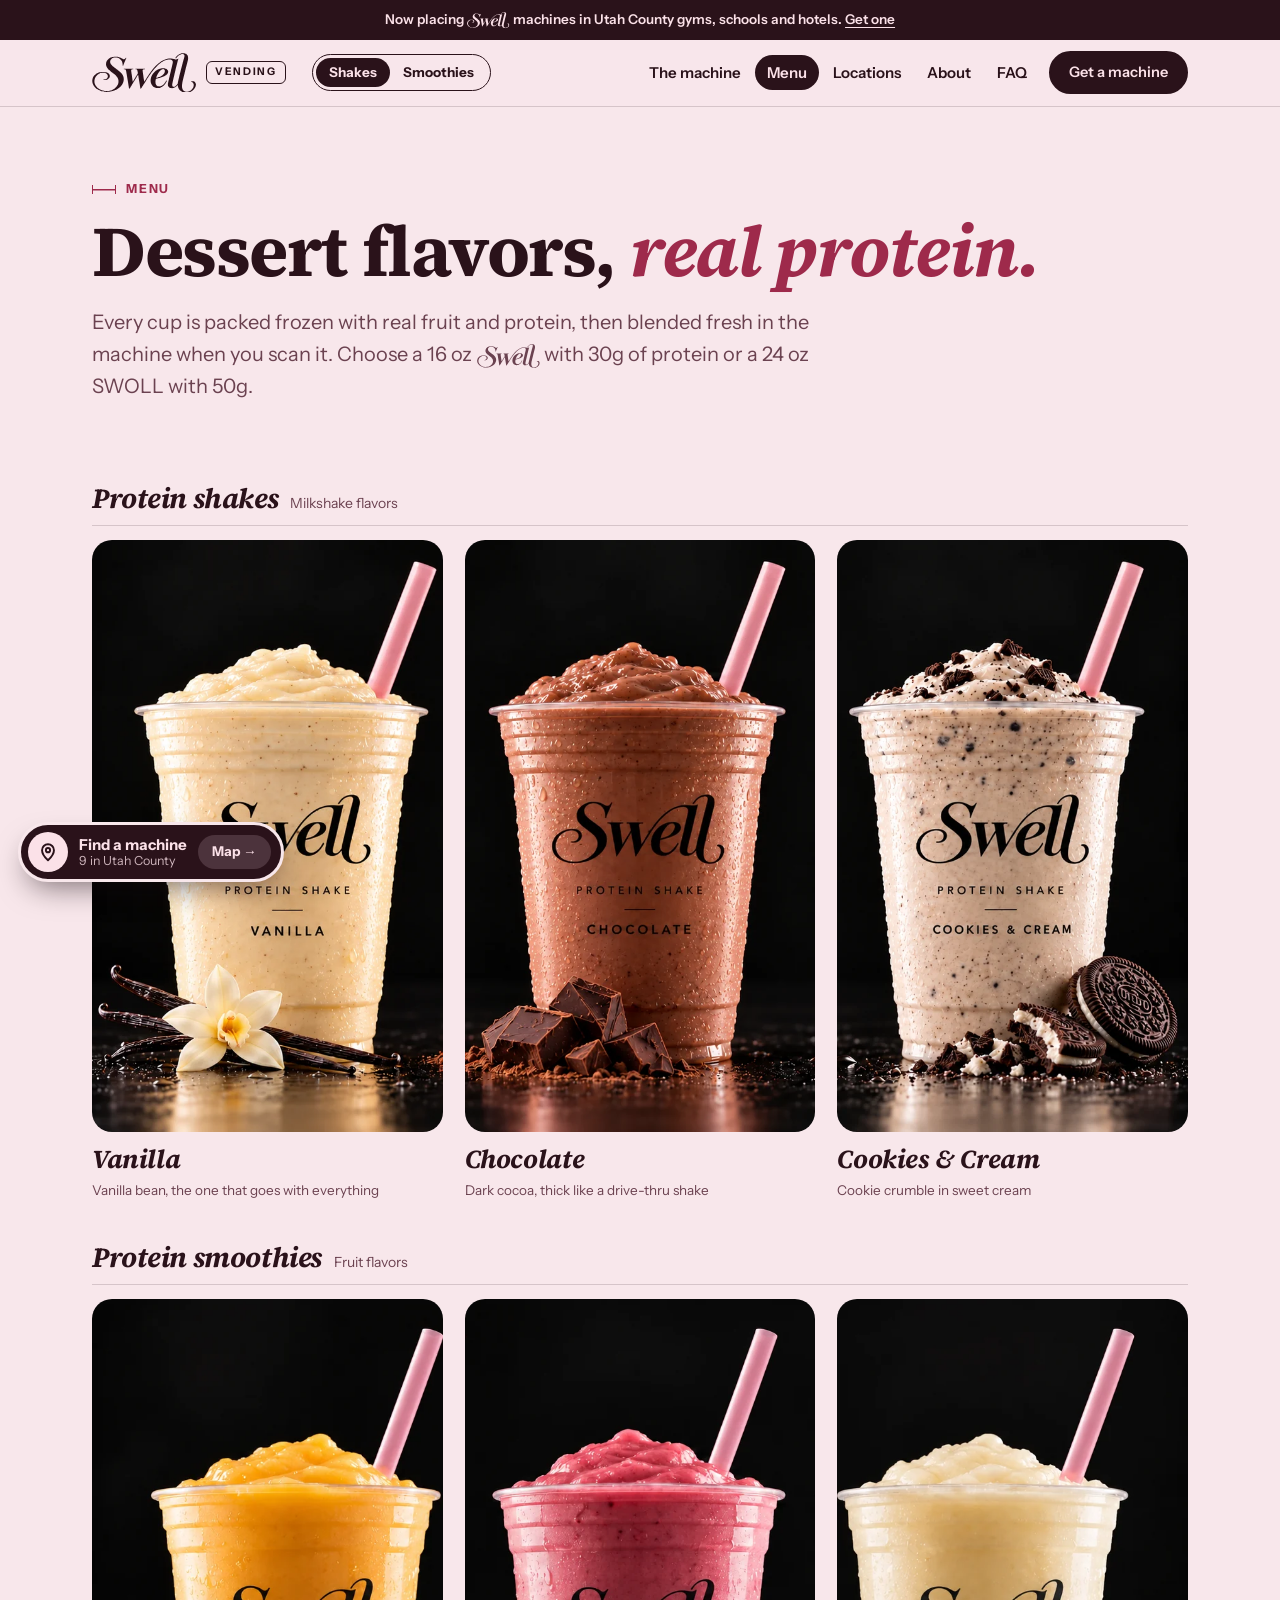
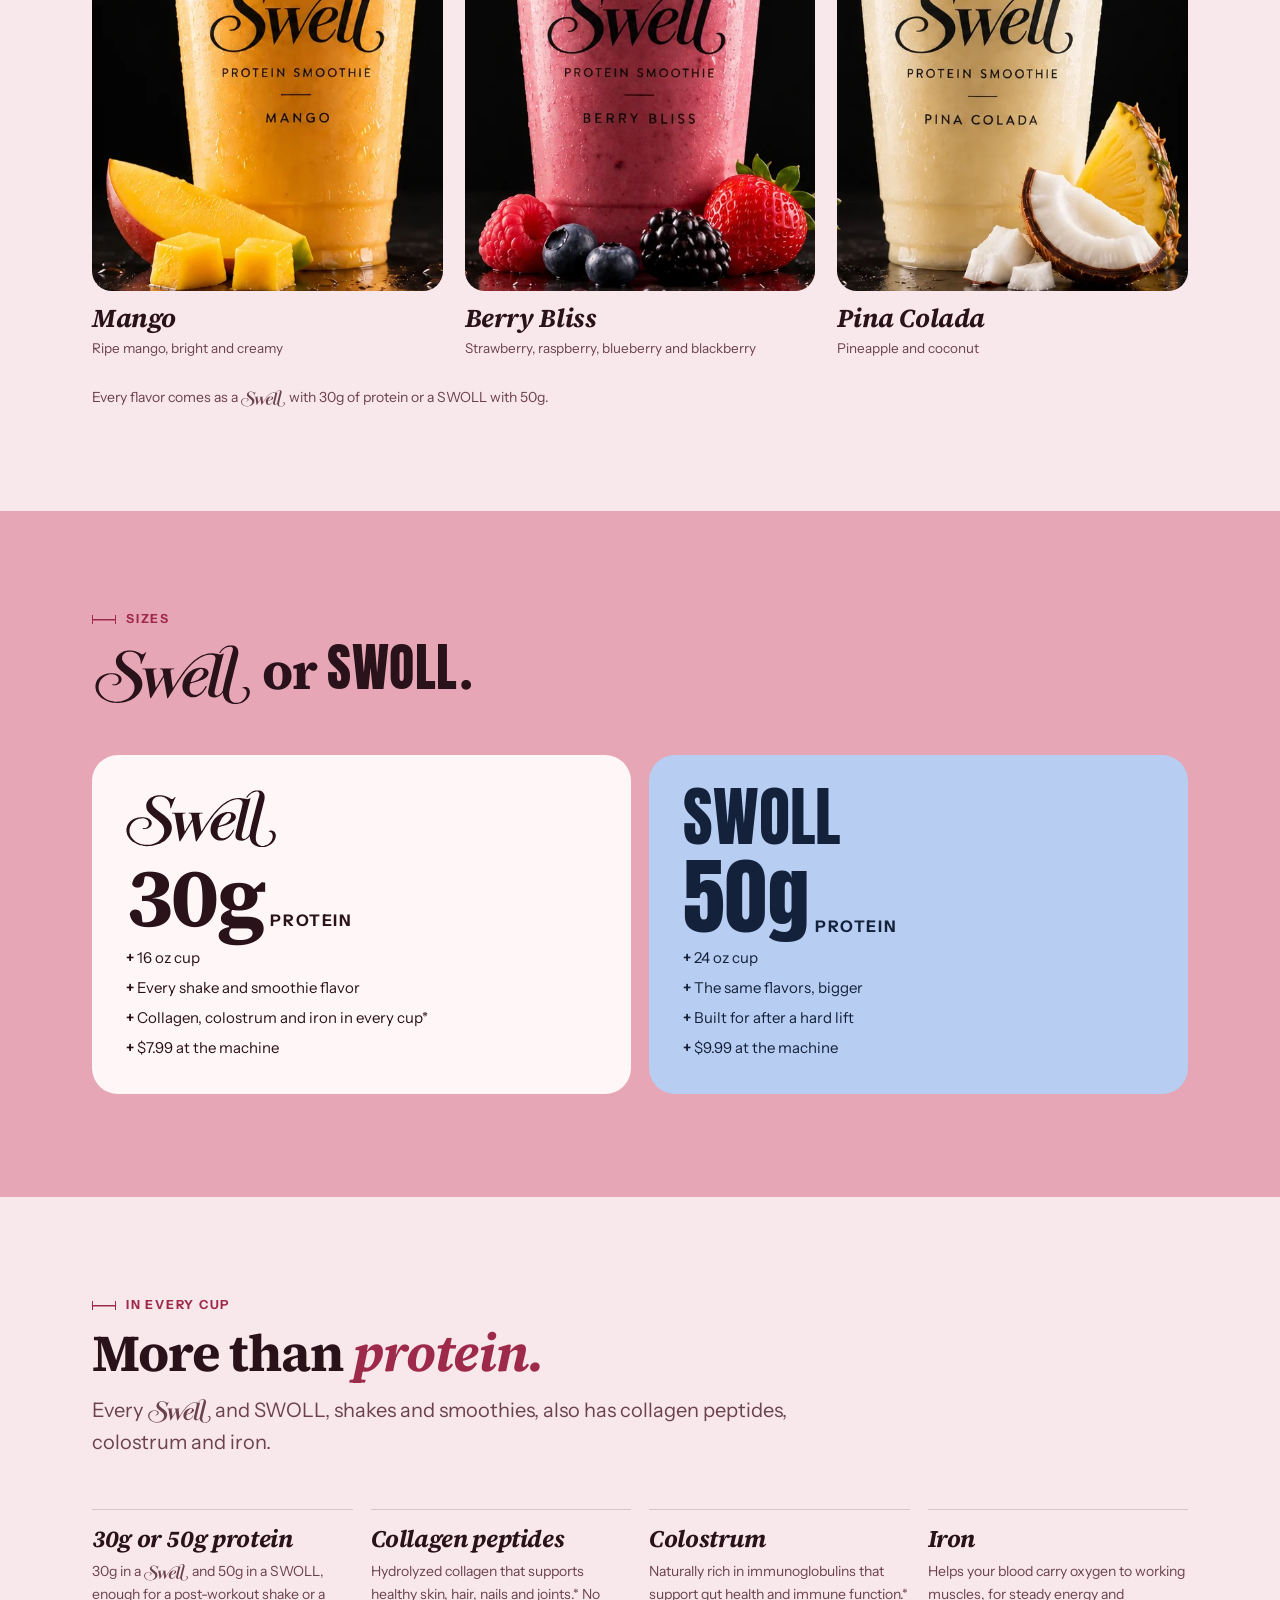
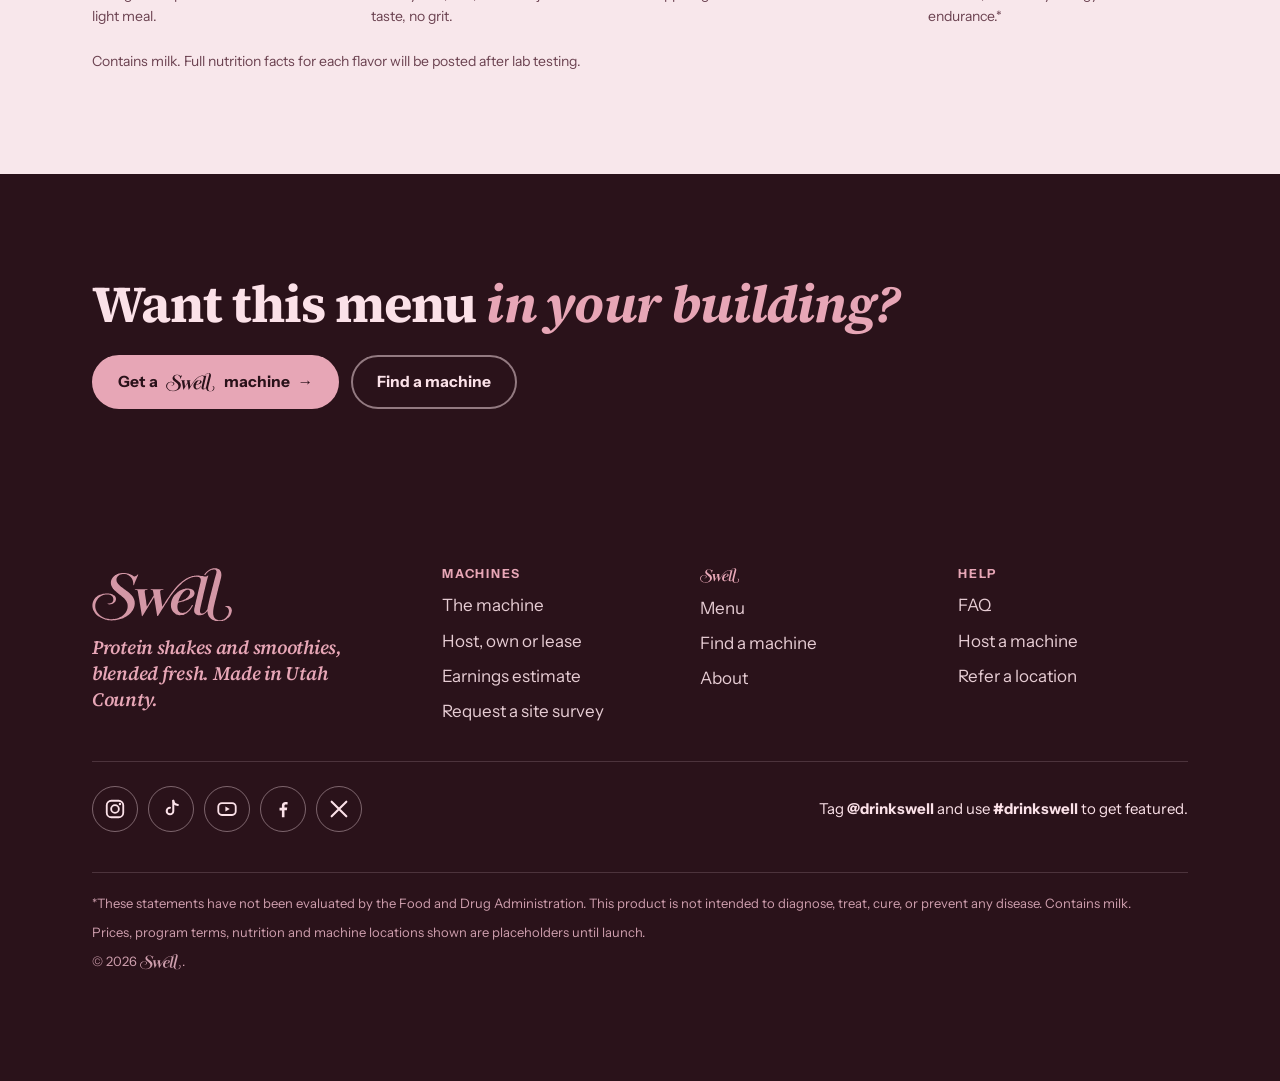
<file: menu.html>
<!doctype html>
<html lang="en" data-line="shakes">
<head>
<meta charset="utf-8">
<meta name="viewport" content="width=device-width, initial-scale=1, viewport-fit=cover">
<title>SWELL Menu</title>
<meta name="claude:viewport-fit-sides" content="cover">
<meta name="description" content="Protein shakes and smoothies blended fresh in SWELL vending machines, in a 30g SWELL or a 50g SWOLL cup.">
<link rel="canonical" href="https://pdrayday.github.io/drinkswell/menu.html">
<meta name="theme-color" content="#f8e7eb">
<meta name="color-scheme" content="light dark">
<meta property="og:type" content="website"><meta property="og:site_name" content="SWELL Vending"><meta property="og:title" content="SWELL Menu"><meta property="og:description" content="Protein shakes and smoothies blended fresh in SWELL vending machines, in a 30g SWELL or a 50g SWOLL cup."><meta property="og:image" content="https://pdrayday.github.io/drinkswell/img/menu/shakes.webp">
<link rel="icon" href="favicon.ico" sizes="any"><link rel="icon" type="image/png" sizes="32x32" href="img/icons/favicon-32.png"><link rel="apple-touch-icon" href="img/icons/apple-touch-icon.png">
<link rel="preload" href="fonts/source-serif-4.woff2" as="font" type="font/woff2" crossorigin>
<link rel="preload" href="fonts/instrument-sans-400.woff2" as="font" type="font/woff2" crossorigin>
<link rel="preload" href="fonts/source-serif-4-italic.woff2" as="font" type="font/woff2" crossorigin>
<link rel="stylesheet" href="css/site.css">
<script>try{var l=localStorage.getItem("swell-line");if(l==="smoothies"||l==="shakes")document.documentElement.setAttribute("data-line",l)}catch(e){}</script>
</head>
<body>
<svg width="0" height="0" style="position:absolute" aria-hidden="true"><symbol id="swell-logo" viewBox="0 0 2496 954"><path fill-rule="evenodd" d="M2245.5,951.9C2242.8,951.5 2233.5,950.2 2225.0,949.1C2202.7,946.1 2182.8,940.0 2160.0,929.1C2152.1,925.3 2133.8,914.0 2126.5,908.5C2114.6,899.4 2094.5,877.2 2086.2,864.0C2081.6,856.6 2072.1,836.1 2069.2,827.0C2064.2,811.8 2060.0,790.3 2060.0,779.9C2060.0,769.8 2055.9,768.1 2050.6,776.0C2047.2,781.1 2028.8,799.5 2022.0,804.5C2020.5,805.6 2016.6,808.5 2013.4,811.0C2006.9,816.0 2003.8,818.0 1993.5,823.8C1962.8,841.0 1920.8,848.5 1890.5,842.0C1880.0,839.8 1866.3,834.8 1861.0,831.2C1859.6,830.3 1857.5,829.0 1856.3,828.5C1849.8,825.5 1830.0,803.7 1830.0,799.5C1830.0,799.0 1828.7,795.9 1827.1,792.6C1824.8,787.8 1823.8,783.5 1822.4,772.2C1820.8,759.5 1820.8,756.2 1821.9,743.7C1823.4,725.7 1824.8,716.4 1826.6,712.2C1827.3,710.3 1828.7,704.7 1829.5,699.7C1830.4,694.6 1831.9,687.8 1833.0,684.5C1834.0,681.2 1835.4,675.4 1836.0,671.5C1836.6,667.6 1837.9,662.0 1838.9,659.0C1840.0,656.0 1841.3,649.9 1842.0,645.5C1842.7,641.1 1844.0,635.5 1845.0,633.0C1846.0,630.5 1847.3,624.5 1847.9,619.6C1848.6,614.7 1849.8,609.1 1850.6,607.1C1851.4,605.2 1852.7,599.3 1853.6,594.1C1854.4,588.8 1855.9,582.2 1856.9,579.5C1857.9,576.8 1859.3,571.1 1860.0,567.0C1860.7,562.9 1862.0,557.5 1863.0,555.0C1864.0,552.5 1865.3,546.9 1866.0,542.5C1866.7,538.1 1868.0,532.3 1869.0,529.5C1870.0,526.8 1871.4,521.4 1872.1,517.5C1872.7,513.6 1874.1,508.2 1875.0,505.5C1876.0,502.7 1877.3,497.1 1878.0,493.0C1878.7,488.9 1880.0,483.5 1881.0,481.0C1882.0,478.5 1883.3,473.2 1883.9,469.2C1884.5,465.1 1885.9,459.3 1887.0,456.2C1888.1,453.2 1889.5,446.8 1890.1,442.1C1890.7,437.4 1892.0,431.5 1893.0,429.0C1894.0,426.5 1895.3,420.6 1895.9,415.8C1896.5,411.0 1897.9,404.3 1899.0,401.0C1900.1,397.6 1901.6,391.1 1902.4,386.5C1903.2,381.9 1904.4,377.1 1905.0,376.0C1905.6,374.9 1906.9,369.6 1908.0,364.2C1909.0,358.9 1910.4,353.1 1911.0,351.5C1911.6,349.9 1913.0,344.3 1914.1,339.2C1915.1,334.1 1916.5,329.0 1917.1,327.9C1917.6,326.8 1919.0,321.5 1920.0,316.2C1921.1,310.9 1922.5,304.7 1923.3,302.5C1924.1,300.3 1925.3,295.1 1926.0,291.0C1926.7,286.9 1928.1,281.2 1929.0,278.4C1930.0,275.5 1931.4,269.7 1932.0,265.6C1932.6,261.4 1934.0,255.0 1935.1,251.3C1936.1,247.6 1937.7,238.3 1938.6,230.6C1940.8,211.5 1939.6,199.9 1934.2,189.2C1928.0,176.8 1915.6,166.2 1902.5,162.0C1899.8,161.1 1896.5,159.8 1895.3,159.2C1891.5,157.1 1873.2,155.0 1859.0,155.0C1844.8,155.0 1821.2,157.2 1816.5,159.0C1815.0,159.6 1809.7,160.7 1804.6,161.6C1796.8,162.9 1784.4,166.4 1773.5,170.2C1771.8,170.8 1767.8,172.1 1764.5,173.2C1761.2,174.3 1756.4,176.2 1753.9,177.6C1751.3,178.9 1748.6,180.0 1747.9,180.0C1747.1,180.0 1744.3,181.1 1741.5,182.4C1738.8,183.7 1733.6,186.1 1730.0,187.8C1726.4,189.5 1721.5,191.8 1719.0,193.0C1716.5,194.2 1712.4,196.3 1709.9,197.8C1707.3,199.3 1703.2,201.6 1700.9,202.9C1698.5,204.2 1695.1,206.3 1693.4,207.6C1691.7,208.9 1689.9,210.0 1689.3,210.0C1688.8,210.0 1686.6,211.3 1684.4,213.0C1682.3,214.6 1680.0,216.0 1679.4,216.0C1678.8,216.0 1676.7,217.2 1674.7,218.8C1672.8,220.3 1669.9,222.3 1668.3,223.2C1666.8,224.2 1663.5,226.3 1661.0,228.0C1658.5,229.7 1655.2,231.8 1653.7,232.8C1652.2,233.7 1647.9,236.8 1644.3,239.5C1640.8,242.2 1636.8,245.2 1635.6,246.0C1630.0,249.9 1614.9,261.9 1609.6,266.7C1608.5,267.7 1606.6,269.2 1605.4,270.0C1601.3,272.9 1578.6,293.8 1556.7,315.0C1528.3,342.4 1467.1,412.7 1451.5,435.8C1450.1,437.8 1447.6,441.3 1445.9,443.5C1444.3,445.7 1441.3,449.9 1439.2,452.9C1434.8,459.4 1432.1,463.0 1427.7,468.7C1422.2,475.9 1409.1,493.4 1406.9,496.5C1405.8,498.1 1403.1,502.0 1401.0,505.0C1398.8,508.0 1396.1,511.9 1395.0,513.5C1393.9,515.1 1391.8,518.1 1390.5,520.0C1389.2,521.9 1387.1,525.1 1386.0,527.0C1384.8,528.9 1382.1,533.0 1380.0,536.0C1369.4,550.7 1360.1,564.6 1356.9,570.5C1355.7,572.7 1353.7,575.8 1352.4,577.3C1351.1,578.9 1350.0,580.6 1350.0,581.1C1350.0,581.6 1347.4,586.0 1344.2,590.8C1336.8,601.8 1322.9,622.7 1321.4,624.9C1319.1,628.3 1308.5,644.6 1307.0,647.0C1306.2,648.4 1304.6,651.0 1303.5,652.8C1302.4,654.7 1300.3,657.8 1298.8,659.7C1297.2,661.7 1296.0,663.8 1296.0,664.5C1296.0,665.2 1294.8,667.3 1293.2,669.3C1291.7,671.3 1288.3,676.6 1285.7,681.2C1283.0,685.8 1279.6,691.4 1278.2,693.7C1276.7,696.0 1273.3,701.4 1270.6,705.7C1267.9,710.0 1264.5,715.3 1263.0,717.5C1261.6,719.7 1260.1,722.2 1259.8,723.0C1259.5,723.8 1256.7,728.3 1253.6,732.8C1250.5,737.4 1248.0,741.4 1248.0,741.6C1248.0,741.8 1245.4,746.0 1242.1,750.8C1235.0,761.4 1225.5,776.2 1221.5,783.0C1219.8,785.8 1216.7,790.9 1214.5,794.4C1212.3,797.9 1209.4,802.6 1208.0,804.9C1206.6,807.3 1204.6,810.4 1203.5,811.8C1202.3,813.3 1199.4,817.9 1197.0,822.0C1194.6,826.1 1191.9,830.4 1191.0,831.5C1190.1,832.6 1187.1,837.3 1184.4,842.0C1176.1,856.2 1171.0,860.2 1165.0,857.0C1161.9,855.3 1161.1,852.9 1159.5,840.3C1158.6,833.8 1156.9,823.1 1155.5,816.5C1154.2,809.9 1152.4,799.1 1151.5,792.5C1150.6,785.9 1149.4,778.9 1148.9,776.9C1148.4,775.0 1147.1,766.8 1146.1,758.7C1145.0,750.7 1143.7,742.4 1143.1,740.3C1142.6,738.2 1141.2,729.8 1140.0,721.5C1138.9,713.2 1137.5,704.9 1137.0,703.0C1136.5,701.1 1135.4,693.6 1134.5,686.5C1133.6,679.4 1132.0,669.9 1131.0,665.5C1130.0,661.1 1128.6,653.2 1128.0,648.0C1127.4,642.8 1126.1,634.5 1125.0,629.5C1124.0,624.5 1122.6,615.8 1121.9,610.1C1121.3,604.4 1120.1,597.4 1119.4,594.6C1118.6,591.8 1117.3,583.6 1116.4,576.5C1115.6,569.4 1114.0,559.5 1112.9,554.5C1111.8,549.5 1110.6,541.6 1110.3,536.7C1110.0,531.9 1109.1,527.2 1108.4,526.2C1107.2,524.6 1107.0,524.6 1104.3,526.2C1102.8,527.1 1100.4,530.0 1099.0,532.7C1096.1,538.1 1093.1,543.1 1090.1,547.5C1084.4,555.6 1068.8,581.1 1067.0,585.1C1066.4,586.4 1064.4,590.0 1062.5,593.0C1060.6,596.0 1058.1,600.3 1056.9,602.5C1055.7,604.7 1053.7,607.8 1052.4,609.3C1051.1,610.9 1050.0,612.8 1050.0,613.5C1050.0,614.2 1048.9,616.1 1047.6,617.7C1046.3,619.2 1044.3,622.3 1043.1,624.5C1041.9,626.7 1039.9,630.1 1038.7,632.0C1037.5,634.0 1035.6,637.1 1034.5,638.9C1033.4,640.7 1031.5,643.6 1030.3,645.4C1029.1,647.1 1027.3,649.9 1026.4,651.5C1025.5,653.1 1023.7,655.8 1022.4,657.3C1021.1,658.9 1020.0,660.7 1020.0,661.3C1020.0,662.0 1018.6,664.3 1017.0,666.4C1015.3,668.6 1014.0,670.8 1014.0,671.3C1014.0,672.2 1012.0,675.7 1005.5,686.0C1004.3,687.9 1001.1,693.2 998.4,697.8C995.7,702.3 992.1,708.2 990.5,710.8C988.9,713.5 986.6,717.1 985.5,718.9C984.4,720.7 982.3,723.8 980.8,725.7C979.2,727.7 978.0,729.8 978.0,730.5C978.0,731.2 976.7,733.4 975.0,735.5C973.4,737.6 972.0,739.8 972.0,740.5C972.0,741.2 970.7,743.4 969.0,745.5C967.4,747.6 966.0,749.8 966.0,750.5C966.0,751.2 964.7,753.4 963.0,755.5C961.4,757.6 960.0,759.7 960.0,760.3C960.0,760.9 958.9,762.7 957.6,764.4C956.3,766.1 954.2,769.5 952.9,771.9C948.1,780.5 938.8,795.8 933.1,804.5C931.6,806.7 929.9,809.6 929.2,811.0C928.5,812.4 927.0,814.9 925.7,816.7C924.5,818.4 922.1,822.2 920.5,825.0C918.9,827.9 916.5,831.4 915.4,832.8C914.2,834.3 912.3,837.4 911.2,839.7C910.0,842.0 908.6,844.2 908.0,844.5C907.4,844.9 906.4,846.6 905.6,848.4C903.5,853.5 898.2,859.0 895.4,859.0C890.7,859.0 888.3,855.1 887.5,846.4C887.1,842.1 886.2,835.4 885.4,831.5C884.7,827.6 883.2,819.1 882.1,812.5C881.0,805.9 879.0,794.0 877.7,786.0C876.3,778.0 873.8,762.0 872.1,750.5C870.3,739.0 868.2,725.2 867.4,720.0C866.5,714.8 865.0,705.1 864.0,698.5C862.1,686.1 858.6,665.9 854.5,643.5C853.2,636.4 851.8,628.0 851.5,625.0C851.1,622.0 849.8,613.9 848.5,607.0C847.2,600.1 845.9,591.1 845.5,587.0C845.1,582.9 844.2,576.7 843.4,573.2C842.6,569.7 841.1,561.2 840.0,554.2C838.9,547.2 837.2,537.2 836.1,532.0C835.1,526.8 833.9,519.8 833.5,516.5C833.1,513.2 831.9,506.2 830.9,500.9C828.9,491.3 827.0,479.1 822.5,449.0C816.6,410.1 812.7,400.1 800.9,393.9C797.1,391.9 794.6,391.5 781.3,391.0C771.3,390.7 765.7,390.1 764.9,389.3C762.9,387.3 763.5,382.2 766.0,379.5L768.3,377.0L878.1,377.0C976.5,377.0 988.0,377.2 989.4,378.6C991.4,380.6 991.4,385.9 989.4,388.8C988.0,390.9 987.2,391.0 973.2,391.0C959.9,391.0 958.0,391.2 953.5,393.4C943.1,398.2 939.2,406.5 940.3,421.4C941.7,439.8 943.2,453.1 945.0,463.5C946.1,469.6 947.4,479.2 948.1,485.0C948.7,490.8 950.0,499.3 951.0,504.0C952.0,508.7 953.4,517.0 954.0,522.5C954.6,528.0 956.0,537.0 957.0,542.5C958.1,548.0 959.4,557.5 960.0,563.5C960.6,569.5 962.0,579.2 963.0,585.0C964.1,590.8 965.4,601.1 966.0,608.0C966.6,614.9 967.9,625.2 969.0,631.0C970.0,636.8 971.4,646.5 972.0,652.5C972.6,658.5 973.8,666.0 974.6,669.1C975.3,672.2 976.0,676.8 976.0,679.3C976.0,684.0 977.7,686.4 980.6,685.8C981.5,685.6 982.6,684.8 983.0,684.0C983.4,683.2 985.5,679.1 987.5,675.0C989.5,670.9 992.0,666.6 993.0,665.5C994.0,664.4 995.5,662.0 996.5,660.1C997.4,658.2 999.1,655.8 1000.1,654.7C1001.1,653.5 1002.0,652.2 1002.0,651.7C1002.0,650.7 1005.0,645.6 1010.8,637.0C1012.5,634.3 1014.0,631.6 1014.0,631.2C1014.0,630.7 1014.9,629.1 1016.0,627.7C1018.1,625.0 1022.7,617.0 1025.9,610.4C1026.9,608.1 1028.3,605.9 1028.9,605.5C1029.5,605.2 1030.7,603.2 1031.6,601.2C1033.0,597.6 1035.1,594.2 1041.2,585.3C1042.7,583.0 1044.0,580.9 1044.0,580.6C1044.0,580.0 1046.9,575.5 1053.0,566.5C1059.7,556.7 1062.0,552.9 1062.0,552.1C1062.0,551.6 1063.1,549.9 1064.4,548.3C1065.7,546.8 1067.7,543.7 1068.9,541.5C1070.1,539.3 1072.5,535.1 1074.3,532.2C1076.1,529.3 1081.1,521.0 1085.4,513.7C1089.8,506.5 1094.4,499.1 1095.6,497.5C1100.2,491.1 1100.5,488.4 1098.7,470.8C1097.8,461.8 1096.3,451.8 1095.5,448.5C1094.6,445.2 1093.0,437.6 1092.0,431.5C1087.6,406.7 1083.9,398.2 1075.5,393.7C1072.2,391.9 1069.4,391.5 1059.0,391.2C1045.3,390.8 1043.0,389.9 1043.0,385.0C1043.0,383.5 1043.9,381.1 1045.1,379.6L1047.1,377.0L1158.5,377.0C1238.7,377.0 1270.6,377.3 1272.4,378.1C1273.7,378.7 1275.1,380.1 1275.3,381.2C1276.0,383.9 1274.2,388.8 1272.0,390.0C1271.0,390.6 1262.6,391.0 1253.4,391.0C1237.6,391.0 1236.5,391.1 1230.9,393.6C1224.0,396.7 1218.8,402.7 1216.3,410.7C1214.8,415.4 1214.8,417.3 1215.9,428.2C1217.2,441.6 1218.9,454.6 1222.5,480.0C1223.8,489.1 1225.2,499.0 1225.5,502.0C1225.8,505.0 1226.5,509.8 1227.1,512.5C1227.6,515.2 1229.1,526.0 1230.5,536.5C1231.9,547.0 1233.4,558.4 1233.9,562.0C1240.0,602.8 1244.3,631.4 1246.0,642.0C1246.6,646.1 1248.0,655.1 1249.1,662.0C1250.1,668.9 1251.0,676.4 1251.0,678.6C1251.0,684.1 1253.7,687.7 1256.7,686.2C1257.9,685.5 1259.2,683.8 1259.8,682.2C1260.7,679.7 1272.2,661.5 1281.2,648.3C1282.7,646.0 1284.0,643.8 1284.0,643.2C1284.0,642.7 1284.9,641.5 1285.9,640.6C1287.0,639.6 1288.6,637.2 1289.5,635.3C1290.4,633.4 1292.1,630.3 1293.3,628.5C1294.5,626.6 1296.6,623.2 1298.0,620.9C1299.4,618.6 1302.3,613.9 1304.5,610.4C1306.7,606.9 1309.8,601.8 1311.5,599.0C1316.2,590.9 1320.7,583.8 1323.0,580.5C1324.2,578.9 1326.6,575.0 1328.5,572.0C1330.3,569.0 1333.0,564.9 1334.5,563.0C1337.2,559.4 1346.0,546.3 1349.5,540.6C1350.6,538.8 1352.5,536.0 1353.8,534.4C1359.9,526.6 1362.0,523.6 1362.0,522.5C1362.0,521.8 1363.2,519.7 1364.8,517.7C1366.3,515.8 1368.3,512.9 1369.2,511.3C1371.1,508.3 1374.0,503.9 1381.1,493.3C1388.4,482.4 1388.8,481.7 1392.5,477.0C1394.4,474.5 1396.9,470.9 1398.0,469.0C1399.1,467.1 1401.4,463.7 1403.1,461.5C1404.7,459.3 1407.3,455.7 1408.8,453.5C1412.0,448.7 1416.5,442.7 1420.0,438.4C1421.4,436.7 1423.6,433.9 1425.0,432.1C1426.4,430.4 1429.1,426.9 1431.0,424.5C1434.6,420.0 1440.3,412.8 1461.3,386.1C1463.6,383.2 1466.2,380.1 1467.1,379.1C1468.0,378.2 1474.7,370.5 1482.0,362.0C1510.6,328.7 1540.3,298.3 1572.4,269.5C1577.3,265.1 1582.7,260.2 1584.4,258.6C1586.1,257.0 1589.1,254.6 1591.0,253.1C1592.9,251.7 1597.0,248.5 1600.0,246.0C1606.5,240.6 1615.8,233.4 1624.0,227.5C1625.9,226.1 1629.5,223.4 1632.0,221.5C1634.5,219.6 1638.1,217.1 1640.0,216.0C1641.9,214.9 1645.5,212.4 1648.0,210.5C1650.5,208.5 1653.8,206.2 1655.3,205.2C1656.9,204.3 1659.8,202.3 1661.7,200.8C1663.7,199.2 1665.8,198.0 1666.5,198.0C1667.2,198.0 1669.0,197.0 1670.6,195.8C1672.1,194.5 1675.4,192.5 1678.0,191.3C1680.5,190.1 1683.2,188.6 1684.0,188.1C1684.8,187.5 1687.5,186.2 1690.0,185.0C1696.6,182.0 1702.3,179.1 1704.0,177.9C1704.8,177.4 1707.5,176.0 1710.0,174.9C1712.5,173.8 1715.2,172.5 1716.0,171.9C1716.8,171.4 1719.1,170.3 1721.0,169.4C1722.9,168.5 1726.8,166.7 1729.5,165.4C1732.2,164.1 1735.8,162.7 1737.5,162.4C1739.2,162.0 1742.2,160.8 1744.4,159.8C1749.2,157.4 1760.3,153.4 1769.5,150.9C1773.3,149.9 1778.3,148.3 1780.5,147.5C1782.7,146.7 1789.2,145.1 1795.0,144.0C1800.8,142.9 1808.0,141.4 1811.0,140.6C1820.3,138.1 1856.4,134.7 1878.0,134.3C1895.4,133.9 1902.2,134.2 1923.0,136.5C1936.5,137.9 1952.0,140.2 1957.5,141.5C1963.0,142.8 1969.8,144.2 1972.5,144.6C1975.2,145.0 1979.9,146.1 1982.9,147.1C1989.5,149.4 2010.4,153.0 2016.8,153.0C2028.6,152.9 2045.8,148.1 2056.0,142.0C2067.7,134.9 2068.2,134.7 2070.6,135.8C2073.6,137.2 2074.6,141.0 2072.7,144.6C2068.2,153.7 2053.6,204.4 2043.5,246.5C2039.6,262.7 2036.4,275.2 2033.0,287.0C2031.8,291.1 2029.9,298.3 2028.9,303.0C2027.8,307.7 2026.3,313.5 2025.5,316.0C2024.8,318.5 2023.4,324.4 2022.5,329.2C2021.7,334.1 2020.1,340.8 2019.1,344.2C2018.0,347.7 2016.9,352.7 2016.5,355.5C2016.1,358.2 2014.8,363.9 2013.5,368.0C2011.0,376.1 2008.3,386.8 2004.0,405.5C2002.5,412.1 2000.6,420.2 1999.7,423.5C1998.9,426.8 1996.8,435.8 1995.0,443.5C1993.3,451.2 1991.0,461.1 1989.8,465.5C1988.7,469.9 1986.9,477.5 1985.9,482.4C1984.9,487.3 1983.6,492.7 1983.0,494.4C1982.4,496.1 1981.2,501.3 1980.5,506.0C1979.7,510.7 1978.2,517.2 1977.2,520.5C1976.1,523.8 1975.0,529.4 1974.6,532.9C1974.2,536.4 1972.8,542.7 1971.5,546.9C1970.2,551.1 1968.9,556.8 1968.5,559.5C1968.2,562.2 1966.8,568.1 1965.5,572.5C1963.1,580.2 1961.4,587.4 1956.6,608.5C1955.3,614.0 1953.6,620.8 1952.7,623.5C1951.9,626.2 1950.4,632.7 1949.5,637.8C1948.6,642.9 1947.3,648.7 1946.6,650.8C1945.9,652.8 1945.0,656.8 1944.6,659.5C1944.2,662.2 1942.9,668.3 1941.6,673.0C1940.3,677.7 1938.7,684.9 1938.0,689.0C1937.3,693.1 1936.1,698.2 1935.4,700.3C1934.6,702.4 1933.3,708.3 1932.5,713.3C1931.6,718.4 1930.1,725.4 1929.1,729.0C1926.5,737.7 1925.0,751.0 1925.0,764.5C1925.0,784.4 1927.5,792.4 1936.4,801.8C1942.7,808.5 1945.3,810.0 1953.6,811.5C1960.2,812.8 1962.5,812.8 1970.6,811.6C1980.3,810.2 1990.4,806.2 1996.7,801.4C1998.4,800.1 2000.3,799.0 2000.9,799.0C2002.7,799.0 2025.1,778.8 2032.0,770.9C2043.6,757.8 2054.7,742.4 2057.0,736.6C2057.5,735.2 2058.6,728.1 2059.5,720.9C2060.3,713.7 2061.2,707.5 2061.5,707.1C2061.7,706.7 2062.8,701.4 2063.9,695.4C2065.0,689.4 2067.5,677.5 2069.5,669.0C2071.5,660.5 2073.9,649.2 2075.0,644.0C2076.1,638.8 2078.3,629.1 2079.9,622.5C2082.7,610.7 2084.6,602.6 2091.0,574.5C2095.2,556.0 2101.8,529.1 2108.0,505.0C2110.8,494.3 2115.1,477.6 2117.6,468.0C2120.1,458.4 2123.0,447.1 2124.0,443.0C2125.0,438.9 2128.8,423.8 2132.4,409.5C2136.1,395.2 2140.2,379.0 2141.5,373.5C2145.8,355.5 2147.2,349.6 2150.1,339.6C2151.7,334.2 2153.0,329.2 2153.0,328.6C2153.0,328.0 2154.4,322.3 2156.1,316.0C2157.8,309.7 2160.5,299.3 2162.2,293.0C2163.9,286.7 2166.5,277.0 2168.0,271.5C2169.6,266.0 2171.5,258.8 2172.3,255.5C2176.7,237.4 2178.5,230.7 2180.5,223.5C2181.8,219.1 2183.5,212.8 2184.3,209.5C2188.9,191.0 2191.3,182.1 2192.6,178.6C2193.5,176.4 2194.6,172.1 2195.1,169.1C2195.7,166.0 2197.2,160.1 2198.6,156.0C2204.0,139.1 2205.2,135.2 2206.7,129.5C2207.5,126.2 2209.2,120.3 2210.5,116.5C2211.8,112.7 2213.2,107.9 2213.5,106.0C2213.9,104.1 2215.3,98.5 2216.8,93.5C2219.1,85.5 2219.4,82.8 2219.4,69.0L2219.5,53.5L2215.5,47.2C2211.9,41.3 2209.7,39.0 2202.2,33.3C2197.7,29.9 2183.9,26.7 2173.5,26.7C2163.5,26.7 2138.2,30.8 2133.5,33.2C2131.8,34.1 2128.9,35.1 2127.0,35.5C2123.7,36.1 2111.3,41.5 2106.0,44.6C2104.6,45.4 2101.7,46.9 2099.5,47.9C2097.3,48.9 2094.9,50.5 2094.1,51.4C2093.4,52.3 2092.2,53.0 2091.5,53.0C2090.9,53.0 2088.3,54.5 2085.9,56.2C2080.1,60.5 2078.1,61.9 2073.2,65.2C2066.7,69.5 2042.6,93.5 2036.4,101.6C2033.4,105.6 2028.8,112.6 2026.2,117.2C2020.3,127.4 2018.1,128.8 2010.3,127.0C2000.9,124.9 1999.9,119.3 2007.3,110.1C2009.1,107.9 2013.0,102.9 2016.0,98.9C2035.3,73.3 2062.7,48.6 2085.1,36.6C2087.6,35.3 2090.2,33.5 2090.9,32.6C2091.6,31.8 2093.8,30.6 2095.7,29.9C2097.7,29.3 2100.8,27.7 2102.8,26.4C2104.7,25.1 2106.8,24.0 2107.4,24.0C2108.0,24.0 2110.5,22.9 2113.0,21.6C2115.5,20.3 2119.5,18.7 2122.0,18.0C2124.5,17.4 2127.9,16.0 2129.5,15.0C2131.2,13.9 2135.2,12.7 2138.5,12.1C2141.8,11.5 2147.9,10.1 2152.0,8.9C2158.9,6.8 2161.7,6.6 2189.0,6.6L2218.5,6.5L2230.6,9.7C2237.3,11.5 2245.3,14.3 2248.5,16.0C2251.6,17.6 2254.8,19.0 2255.5,19.0C2256.2,19.0 2257.3,19.7 2258.1,20.6C2258.8,21.4 2261.0,23.0 2263.0,24.0C2270.7,27.9 2289.4,49.2 2292.7,57.6C2293.1,58.6 2294.4,61.0 2295.7,62.9C2297.0,64.8 2298.0,67.1 2298.0,68.2C2298.0,69.2 2299.1,72.8 2300.5,76.1C2303.7,83.7 2307.0,107.8 2307.0,123.5C2307.0,136.1 2302.8,169.8 2300.7,175.0C2299.9,176.9 2298.7,181.9 2298.0,186.0C2297.3,190.1 2295.9,195.6 2294.9,198.2C2293.9,200.8 2292.6,205.9 2291.9,209.7C2291.3,213.4 2290.0,218.5 2289.0,221.0C2288.0,223.5 2286.7,228.9 2286.0,233.0C2285.3,237.1 2284.1,242.1 2283.3,244.0C2282.5,245.9 2281.2,250.9 2280.4,255.0C2279.6,259.1 2277.9,266.1 2276.6,270.5C2274.4,278.1 2272.8,283.9 2269.3,297.5C2265.7,311.7 2264.9,314.9 2263.0,322.5C2261.9,326.9 2260.1,333.2 2259.1,336.5C2258.0,339.8 2256.5,345.9 2255.6,350.0C2254.8,354.1 2253.4,359.4 2252.6,361.8C2251.8,364.1 2250.6,368.8 2250.0,372.3C2249.4,375.7 2247.8,381.9 2246.5,386.0C2245.3,390.1 2243.9,396.0 2243.5,399.0C2243.1,402.0 2242.0,406.5 2241.0,409.0C2240.1,411.5 2238.7,416.6 2238.0,420.5C2237.4,424.4 2235.8,430.9 2234.5,435.0C2233.3,439.1 2231.9,444.5 2231.5,447.0C2231.2,449.5 2230.0,454.2 2229.0,457.5C2227.9,460.8 2226.4,467.1 2225.6,471.5C2224.8,475.9 2223.5,481.3 2222.7,483.5C2221.9,485.7 2220.7,490.9 2220.0,495.0C2219.3,499.1 2217.9,504.8 2216.9,507.7C2215.9,510.6 2214.4,516.6 2213.6,521.2C2212.7,525.8 2211.2,531.8 2210.1,534.5C2209.1,537.3 2207.9,541.8 2207.5,544.5C2207.1,547.3 2205.8,552.9 2204.5,557.0C2203.1,561.1 2201.4,567.4 2200.7,571.0C2199.9,574.6 2198.3,581.3 2197.1,586.0C2192.9,602.3 2191.9,606.6 2189.9,616.5C2188.8,622.0 2187.3,628.5 2186.5,631.0C2185.7,633.5 2184.4,639.1 2183.6,643.5C2182.7,647.9 2181.4,653.7 2180.5,656.4C2179.7,659.1 2178.5,664.3 2177.9,667.9C2177.3,671.5 2176.1,676.9 2175.3,679.8C2174.0,684.6 2172.0,694.3 2167.6,718.0C2161.6,750.3 2159.8,769.9 2160.3,797.5C2160.6,819.9 2161.0,823.9 2163.4,835.5C2164.9,842.6 2167.7,853.0 2169.5,858.5C2173.1,868.9 2179.3,882.4 2181.0,883.5C2181.6,883.9 2182.9,885.9 2184.1,888.1C2188.8,897.4 2207.9,913.6 2222.0,920.3C2228.2,923.2 2243.9,928.3 2251.8,929.9C2258.5,931.3 2286.4,931.3 2295.0,930.0C2305.2,928.4 2326.1,923.0 2330.2,920.9C2332.3,919.9 2334.4,919.0 2335.1,919.0C2336.4,919.0 2352.4,911.1 2358.0,907.8C2371.8,899.5 2381.4,891.8 2394.4,878.6C2402.5,870.3 2415.1,854.2 2417.8,848.6C2418.7,846.9 2420.3,844.1 2421.6,842.5C2422.8,840.9 2424.1,838.4 2424.5,837.0C2424.9,835.6 2425.9,833.4 2426.8,832.0C2428.8,828.7 2433.7,815.1 2435.6,807.5C2441.2,784.3 2441.4,782.5 2441.5,768.5C2441.5,755.5 2441.3,753.7 2438.2,743.8C2434.7,732.4 2430.9,724.3 2425.8,717.6C2421.3,711.8 2413.1,704.3 2409.0,702.4C2407.1,701.5 2404.4,699.9 2403.0,699.0C2399.5,696.5 2389.5,694.7 2383.5,695.4C2376.9,696.1 2374.7,694.7 2375.2,690.0C2375.5,686.4 2375.7,686.2 2385.0,682.0C2398.1,675.9 2418.6,674.3 2435.5,678.0C2464.3,684.3 2486.6,709.2 2491.0,739.8C2491.5,743.7 2492.7,748.8 2493.5,751.2C2495.3,756.6 2495.4,759.3 2493.5,765.3C2492.7,768.0 2491.5,774.0 2490.9,778.8C2488.5,796.9 2481.2,817.8 2471.0,835.9C2458.6,857.9 2436.8,882.6 2416.1,898.2C2411.5,901.7 2406.1,905.7 2404.1,907.2C2402.1,908.7 2398.8,910.8 2396.8,912.0C2394.8,913.1 2391.6,915.0 2389.7,916.2C2381.1,921.9 2357.1,933.5 2348.0,936.5C2345.0,937.5 2341.3,938.9 2339.7,939.7C2333.1,943.0 2311.1,947.7 2293.5,949.5C2290.2,949.8 2284.0,950.8 2279.6,951.6C2271.2,953.1 2253.7,953.3 2245.5,951.9ZM338.5,934.0C329.7,933.5 316.7,932.5 309.5,931.6C302.4,930.7 294.8,930.0 292.8,930.0C288.1,930.0 255.8,923.6 246.5,920.9C226.0,914.8 216.0,911.7 211.5,910.0C208.8,908.9 203.8,907.2 200.5,906.1C181.5,900.0 139.0,878.2 124.0,866.9C122.1,865.5 119.7,864.0 118.6,863.6C111.3,861.0 66.8,820.2 59.6,809.4C58.5,807.6 55.5,803.6 53.0,800.3C47.4,793.1 38.0,778.9 35.2,773.3C34.0,771.0 32.6,768.9 32.1,768.6C31.6,768.2 30.6,766.3 29.9,764.2C29.3,762.2 27.9,759.4 27.0,758.0C26.0,756.6 24.7,753.5 24.0,751.0C23.3,748.5 21.9,744.8 20.8,742.7C17.8,736.7 12.5,717.1 9.4,700.0C8.4,694.2 7.5,683.4 7.2,672.5C6.9,656.6 7.1,652.6 9.4,638.5C10.8,629.7 13.1,619.1 14.5,615.0C15.8,610.9 17.8,604.8 18.8,601.5C21.8,592.4 25.3,583.8 27.6,580.0C28.8,578.1 30.1,575.4 30.5,574.0C30.9,572.6 32.3,570.1 33.6,568.4C34.9,566.7 36.0,565.0 36.0,564.5C36.0,563.8 42.6,553.7 47.3,547.5C50.4,543.3 60.8,531.2 65.0,527.0C70.0,522.0 82.8,511.1 87.9,507.5C90.2,505.9 93.9,503.1 96.0,501.5C103.7,495.4 113.1,490.2 138.7,477.8C147.0,473.8 177.0,463.9 186.5,462.0C189.8,461.3 195.7,460.0 199.5,459.0C208.1,456.7 234.8,454.1 257.5,453.3C278.6,452.6 312.2,455.6 327.0,459.5C332.2,460.9 339.0,462.6 342.0,463.4C348.4,465.1 362.6,470.1 365.5,471.8C366.6,472.4 369.5,473.9 372.0,475.0C382.0,479.6 387.0,483.0 397.9,492.2C407.1,499.9 417.6,513.1 419.5,519.0C419.9,520.4 421.3,523.3 422.6,525.5C425.0,529.6 428.0,544.7 428.0,552.6C428.0,559.7 424.9,575.3 422.4,580.9C421.1,583.8 420.0,586.7 420.0,587.2C420.0,587.8 417.9,591.7 415.3,595.9C403.4,615.0 373.5,637.9 353.2,643.4C350.1,644.3 345.0,645.7 342.0,646.6C333.2,649.1 305.8,649.7 293.5,647.6C281.4,645.5 277.6,643.6 277.2,639.3C277.0,636.9 277.5,635.7 279.7,634.0C282.0,632.2 283.2,631.9 287.0,632.5C311.7,636.0 331.3,632.0 350.6,619.4C363.6,611.0 374.4,594.6 378.2,577.8C385.3,545.8 375.1,514.9 351.3,496.2C346.0,492.0 334.9,485.0 333.6,485.0C333.2,485.0 331.6,484.2 330.2,483.2C325.8,480.2 311.6,476.1 298.1,473.9C287.2,472.1 282.7,471.9 264.5,472.3C241.1,472.9 228.3,474.5 216.1,478.4C211.6,479.8 207.1,481.0 206.2,481.0C205.3,481.0 203.2,481.7 201.5,482.6C199.8,483.5 195.8,485.2 192.5,486.5C182.9,490.2 175.5,493.4 172.9,495.1C171.6,496.0 168.5,497.7 166.0,498.9C159.7,501.9 157.4,503.4 141.0,514.7C131.0,521.7 110.1,541.7 103.8,550.5C102.2,552.7 100.0,555.6 99.0,557.0C94.5,562.9 91.9,566.8 89.3,571.4C87.8,574.0 85.3,578.3 83.8,580.9C82.3,583.4 80.4,587.1 79.5,589.0C78.6,590.9 76.7,594.8 75.4,597.5C74.0,600.2 72.3,604.5 71.6,607.0C70.8,609.5 69.3,613.8 68.2,616.5C67.1,619.2 65.5,624.4 64.6,628.0C63.8,631.6 62.5,636.8 61.6,639.7C56.4,658.0 57.4,707.2 63.4,723.7C64.2,726.0 65.3,730.4 65.9,733.4C66.5,736.5 68.1,741.4 69.5,744.3C70.9,747.3 72.0,750.3 72.0,751.1C72.0,752.4 76.4,762.1 79.6,768.0C80.4,769.4 81.9,772.5 83.1,775.0C84.3,777.5 86.2,780.7 87.4,782.1C88.6,783.6 90.4,786.3 91.5,788.1C100.9,804.1 115.8,820.8 135.5,837.7C141.6,842.9 147.4,847.9 148.5,848.9C151.0,851.2 164.5,860.5 171.3,864.7C187.2,874.4 200.5,880.9 223.0,890.0C231.5,893.4 255.3,901.0 257.4,901.0C258.4,901.0 262.3,901.9 265.9,902.9C269.5,904.0 277.0,905.6 282.5,906.5C288.0,907.4 295.7,908.7 299.5,909.5C311.4,911.9 338.1,913.3 358.5,912.6C385.3,911.7 392.6,910.9 422.5,905.9C432.6,904.2 459.0,896.4 472.0,891.2C482.4,887.1 505.7,876.0 515.1,870.7C518.2,868.9 522.3,866.7 524.1,865.6C526.0,864.6 528.9,862.5 530.7,861.1C532.5,859.7 535.7,857.1 538.0,855.5C560.0,839.5 591.4,807.4 600.8,791.4C604.0,786.0 606.5,781.9 609.8,776.7C611.5,773.9 613.0,771.1 613.0,770.5C613.0,769.9 614.1,767.9 615.5,766.0C616.9,764.1 618.0,761.9 618.0,760.9C618.0,760.0 619.3,756.9 620.9,753.9C622.4,750.9 624.1,746.9 624.5,745.0C624.9,743.1 626.2,739.0 627.5,736.0C628.7,733.0 630.1,728.2 630.4,725.5C630.8,722.8 632.1,716.9 633.3,712.5C635.2,705.4 635.5,701.9 635.5,681.0C635.5,660.3 635.2,656.5 633.3,649.0C632.2,644.3 630.6,638.0 630.0,635.0C629.3,632.0 627.9,627.9 627.0,626.0C626.0,624.1 624.9,620.9 624.5,619.0C623.8,615.9 620.1,607.5 616.4,601.0C615.7,599.6 614.1,596.6 613.0,594.3C611.9,592.1 609.2,587.6 607.0,584.3C604.7,581.1 602.2,577.4 601.3,576.0C600.3,574.6 598.2,571.9 596.5,570.0C594.9,568.0 592.4,564.9 591.0,563.0C583.1,552.2 565.2,534.1 546.9,518.3C540.5,512.8 534.4,507.5 533.3,506.4C526.5,499.9 515.3,490.6 508.6,486.0C504.2,483.0 498.5,478.6 497.5,477.6C496.4,476.4 492.1,473.1 483.1,466.3C473.4,459.0 468.8,455.6 466.4,453.5C465.1,452.4 461.8,449.7 459.0,447.5C456.2,445.3 447.5,438.2 439.7,431.7C431.9,425.3 423.7,418.5 421.6,416.7C408.7,406.2 391.0,388.4 381.0,376.0C379.1,373.6 376.4,370.2 375.0,368.6C372.3,365.3 372.0,364.9 364.1,353.2C358.7,345.3 349.7,328.1 345.7,318.3C340.2,304.7 336.0,282.7 336.0,267.5C336.1,236.9 343.7,208.2 357.7,186.2C368.3,169.6 388.2,147.8 402.9,136.8C405.4,135.0 409.0,132.3 410.9,130.8C412.9,129.3 415.6,127.5 417.0,126.8C418.4,126.1 420.8,124.7 422.4,123.5C425.8,121.2 431.6,118.1 438.0,115.0C440.5,113.8 444.8,111.8 447.5,110.4C450.3,109.1 453.1,108.0 453.8,108.0C454.5,108.0 457.2,106.9 459.8,105.6C462.4,104.3 466.9,102.7 469.8,102.1C472.7,101.5 476.6,100.4 478.4,99.6C480.3,98.8 485.6,97.4 490.2,96.5C494.8,95.6 501.9,94.0 506.0,93.0C526.5,87.9 586.3,87.6 609.5,92.5C613.4,93.3 621.7,94.9 628.1,95.9C634.5,96.9 641.0,98.5 642.6,99.3C644.2,100.1 648.2,101.3 651.5,102.0C654.8,102.7 659.1,104.0 661.0,105.0C662.9,106.0 666.5,107.3 669.0,108.0C671.5,108.6 674.9,110.0 676.5,111.0C678.1,112.0 681.5,113.4 684.0,114.0C686.5,114.7 689.6,116.0 691.0,116.9C692.4,117.9 695.6,119.4 698.2,120.4C700.8,121.4 703.2,122.6 703.5,123.1C703.9,123.6 706.3,125.0 709.1,126.1C711.8,127.3 714.0,128.6 714.0,129.0C714.0,129.4 715.4,130.3 717.0,131.0C718.7,131.7 721.3,133.2 722.7,134.4C724.2,135.5 727.1,137.4 729.1,138.5C731.2,139.6 737.1,142.7 742.2,145.4L751.5,150.3L761.5,150.4C769.3,150.4 772.3,150.0 775.0,148.6C776.9,147.6 780.6,145.7 783.1,144.4C787.6,142.2 799.9,130.8 809.3,120.2C814.6,114.2 817.6,113.5 821.5,117.5C825.5,121.4 826.0,119.8 810.9,151.6C804.3,165.6 796.8,182.3 791.5,195.0C790.3,198.0 787.4,205.0 785.0,210.5C766.6,254.3 752.1,292.0 750.5,299.7C749.8,303.1 745.9,307.0 743.1,307.0C742.2,307.0 740.4,306.4 739.0,305.7L736.5,304.4L736.3,287.6C735.7,250.1 726.2,214.0 710.2,188.5C698.9,170.6 680.8,150.3 668.5,141.7C666.3,140.2 662.9,137.8 661.0,136.5C659.1,135.1 655.6,133.1 653.3,132.0C651.0,130.9 648.8,129.5 648.5,129.1C648.2,128.6 645.8,127.4 643.2,126.4C640.6,125.4 637.4,123.9 636.0,122.9C634.6,122.0 631.5,120.6 629.0,119.9C626.5,119.2 623.6,118.0 622.5,117.3C619.1,115.2 594.2,110.0 581.5,108.9C565.5,107.4 539.7,108.4 530.4,110.9C526.6,111.9 520.4,113.3 516.5,114.0C512.7,114.7 507.5,116.4 505.1,117.7C502.7,118.9 499.9,120.0 499.0,120.0C498.0,120.0 496.1,120.9 494.7,122.0C493.3,123.1 490.2,124.9 487.9,126.0C485.5,127.1 481.5,129.6 479.0,131.5C476.5,133.4 473.4,135.8 472.0,136.7C468.5,139.1 456.0,152.1 453.2,156.1C446.0,166.8 444.1,170.3 441.1,178.0C436.6,189.5 435.2,202.5 436.7,220.4C437.5,230.2 438.4,235.3 440.3,240.1C441.7,243.6 443.3,248.2 444.0,250.2C444.6,252.3 445.6,254.3 446.2,254.6C446.7,255.0 447.9,256.9 448.7,258.9C449.5,260.9 452.3,265.6 454.9,269.3C457.4,273.1 460.2,277.2 461.0,278.4C463.3,281.8 467.2,286.1 481.5,300.5C492.8,311.9 502.2,320.3 517.5,332.5C519.6,334.1 523.0,336.9 525.0,338.5C527.1,340.1 530.7,343.0 533.1,344.8C535.5,346.6 540.4,350.4 544.0,353.1C547.6,355.8 552.2,359.2 554.2,360.5C556.3,361.9 558.0,363.4 558.0,363.9C558.0,364.4 559.4,365.3 561.0,366.0C562.7,366.7 564.4,367.8 564.8,368.4C565.2,369.1 567.7,371.2 570.4,373.1C573.1,375.0 576.9,377.7 578.9,379.2C582.3,381.8 584.6,383.5 592.6,389.2C594.4,390.5 598.9,393.8 602.6,396.7C606.4,399.5 611.2,403.1 613.3,404.7C615.4,406.2 619.1,409.1 621.5,411.0C623.9,412.9 629.4,417.2 633.6,420.5C647.1,431.1 676.2,456.3 687.4,467.0C699.9,479.2 712.8,493.9 721.0,505.6C752.7,550.7 765.2,593.1 762.0,643.7C760.6,665.9 755.3,689.9 747.4,710.3C743.9,719.2 732.0,744.4 728.4,750.5C708.5,783.9 682.6,812.6 645.3,842.6C636.5,849.7 612.3,865.1 602.4,869.9C600.2,871.0 597.3,872.8 595.9,873.8C594.6,874.9 592.4,876.1 591.0,876.5C589.6,876.9 587.4,878.0 586.0,879.0C584.6,879.9 580.1,882.3 576.0,884.2C571.9,886.2 565.8,889.0 562.5,890.6C559.2,892.2 554.5,894.2 552.0,895.1C549.5,896.0 543.2,898.4 538.0,900.4C495.0,916.9 452.3,927.2 414.0,930.5C404.4,931.3 393.1,932.4 389.0,932.9C377.2,934.4 356.0,934.8 338.5,934.0ZM1552.5,841.0C1543.4,840.0 1540.0,839.3 1528.0,835.7C1514.0,831.5 1495.8,823.2 1489.4,818.1C1487.9,816.9 1486.3,816.0 1485.8,816.0C1485.2,816.0 1483.4,814.9 1481.6,813.5C1468.3,802.6 1460.7,796.0 1455.6,790.7C1448.7,783.4 1436.4,767.1 1433.9,762.0C1432.9,760.0 1431.4,757.8 1430.6,757.1C1429.8,756.4 1428.6,754.2 1427.9,752.3C1427.3,750.3 1425.7,747.2 1424.4,745.2C1423.1,743.3 1422.0,740.7 1422.0,739.5C1422.0,738.3 1420.9,735.2 1419.5,732.5C1418.1,729.9 1416.5,725.4 1415.9,722.6C1415.3,719.8 1414.0,715.2 1413.0,712.5C1410.4,705.2 1406.7,674.6 1406.7,660.5C1406.7,646.0 1410.3,615.0 1413.1,605.9C1414.2,602.3 1415.5,596.5 1416.1,593.1C1416.6,589.6 1417.9,585.1 1418.9,583.1C1419.9,581.1 1421.3,577.1 1421.9,574.1C1422.5,571.1 1423.9,567.3 1424.9,565.6C1426.0,563.9 1427.3,560.5 1428.0,558.0C1428.6,555.5 1429.9,552.4 1430.9,551.0C1431.9,549.6 1433.3,546.7 1434.0,544.5C1434.7,542.3 1435.8,539.8 1436.6,539.0C1437.3,538.2 1438.8,535.5 1440.0,533.0C1441.9,528.9 1445.3,522.9 1450.5,514.2C1452.3,511.1 1454.6,507.6 1462.9,495.2C1470.8,483.4 1506.1,446.0 1519.0,435.7C1520.9,434.2 1524.1,431.7 1526.0,430.2C1527.9,428.7 1530.8,426.6 1532.5,425.5C1534.1,424.5 1535.9,423.3 1536.5,422.8C1539.1,420.7 1548.2,414.3 1551.2,412.5C1559.9,407.2 1563.9,404.9 1568.0,402.9C1570.5,401.7 1573.6,399.9 1575.0,399.0C1576.4,398.0 1579.4,396.7 1581.6,396.1C1583.9,395.5 1586.3,394.3 1587.0,393.5C1587.6,392.7 1590.7,391.4 1593.8,390.5C1597.0,389.6 1600.5,388.2 1601.7,387.4C1602.9,386.6 1606.4,385.4 1609.4,384.6C1612.3,383.8 1616.2,382.5 1617.8,381.6C1619.5,380.7 1623.8,379.3 1627.3,378.5C1630.8,377.7 1635.5,376.4 1637.9,375.5C1640.2,374.7 1649.6,372.6 1658.8,370.8C1673.8,367.9 1677.8,367.6 1698.2,367.2C1718.0,366.9 1722.2,367.1 1731.7,368.9C1737.6,370.0 1745.7,371.4 1749.5,372.0C1765.5,374.4 1789.0,384.6 1800.4,394.2C1807.0,399.6 1816.4,409.8 1818.2,413.5C1819.3,415.7 1820.8,418.2 1821.5,419.0C1823.4,421.3 1828.1,438.7 1828.7,445.5C1829.8,458.8 1822.3,483.0 1813.8,493.8C1812.2,495.7 1811.0,497.6 1811.0,497.9C1811.0,499.2 1796.0,514.3 1787.8,521.2C1776.9,530.3 1774.3,532.3 1770.4,534.3C1768.7,535.2 1766.7,536.6 1765.9,537.6C1765.1,538.5 1763.2,539.9 1761.5,540.7C1759.8,541.5 1756.0,543.6 1753.0,545.5C1743.7,551.2 1721.3,562.0 1712.5,565.0C1709.3,566.1 1706.2,567.4 1705.6,567.9C1705.0,568.4 1702.5,569.3 1700.0,569.9C1697.5,570.5 1693.0,572.1 1690.0,573.5C1687.0,574.8 1682.5,576.5 1680.0,577.3C1672.0,579.9 1662.7,583.1 1656.0,585.5C1652.4,586.8 1644.1,589.5 1637.5,591.5C1630.9,593.5 1622.1,596.2 1618.0,597.5C1613.9,598.8 1608.9,600.2 1607.0,600.5C1605.1,600.9 1600.1,602.2 1596.0,603.5C1591.9,604.8 1586.7,606.2 1584.5,606.6C1582.3,606.9 1577.1,608.2 1573.0,609.5C1568.9,610.7 1563.5,612.1 1561.0,612.4C1558.5,612.8 1554.0,614.0 1551.0,615.0C1548.0,616.1 1543.7,617.4 1541.5,617.9C1534.7,619.6 1532.0,623.4 1530.9,632.6C1530.4,637.0 1529.0,643.8 1527.9,647.9C1525.7,656.2 1523.0,681.2 1523.0,694.4C1523.0,724.1 1529.3,749.2 1541.4,767.4C1545.4,773.5 1555.0,783.3 1560.2,786.6C1562.2,787.9 1564.1,789.4 1564.5,790.0C1565.6,791.8 1577.9,797.0 1587.5,799.8C1595.5,802.1 1598.2,802.4 1611.5,802.4C1624.4,802.4 1628.0,802.0 1637.3,799.7C1643.3,798.2 1649.9,796.1 1652.0,795.0C1654.2,793.9 1656.4,793.0 1657.1,793.0C1660.2,793.0 1680.8,781.6 1692.5,773.5C1701.8,767.1 1702.2,766.7 1707.5,762.0C1720.3,750.4 1726.0,744.6 1737.0,731.5C1747.4,719.2 1764.0,696.2 1764.0,694.0C1764.0,693.6 1764.8,692.2 1765.9,690.9C1766.9,689.6 1770.3,683.5 1773.4,677.5C1780.6,663.7 1783.4,660.0 1786.5,660.0C1790.6,660.0 1796.6,662.9 1798.0,665.6C1799.2,667.8 1799.0,668.8 1796.1,674.8C1794.3,678.5 1792.3,682.4 1791.7,683.5C1791.1,684.6 1789.4,687.8 1788.0,690.5C1786.5,693.2 1783.8,698.1 1781.9,701.2C1780.0,704.4 1776.3,710.7 1773.6,715.2C1770.9,719.8 1767.7,724.6 1766.5,726.0C1765.3,727.4 1762.2,731.6 1759.6,735.5C1749.5,750.4 1740.9,760.9 1728.8,772.6C1714.5,786.5 1690.6,805.6 1682.5,809.4C1680.8,810.2 1677.8,812.2 1675.6,813.9C1673.5,815.6 1671.4,817.0 1670.9,817.0C1670.4,817.0 1665.7,819.4 1660.3,822.3C1654.9,825.3 1648.7,828.3 1646.5,829.0C1644.3,829.7 1641.6,830.8 1640.4,831.5C1638.4,832.8 1624.0,837.0 1612.5,839.6C1605.2,841.3 1564.0,842.3 1552.5,841.0ZM1549.8,596.6C1551.3,595.9 1554.3,595.0 1556.5,594.6C1558.7,594.2 1564.3,592.7 1569.0,591.3C1594.8,583.6 1601.2,581.6 1608.2,578.9C1612.4,577.3 1616.4,576.0 1617.0,576.0C1617.6,576.0 1620.3,574.9 1623.0,573.5C1625.7,572.1 1628.6,571.0 1629.3,571.0C1630.1,571.0 1633.3,569.7 1636.6,568.1C1639.8,566.5 1644.1,564.5 1646.0,563.6C1647.9,562.7 1652.2,560.4 1655.5,558.5C1658.8,556.6 1663.5,553.9 1666.0,552.5C1668.5,551.1 1672.1,548.8 1674.0,547.5C1685.0,539.8 1688.0,537.5 1688.0,537.0C1688.0,536.7 1689.2,535.7 1690.8,534.8C1697.0,530.9 1717.0,509.8 1723.8,499.9C1725.0,498.0 1727.5,494.5 1729.2,492.0C1731.0,489.5 1733.3,485.7 1734.5,483.5C1735.6,481.3 1737.1,478.6 1737.7,477.5C1743.9,467.0 1749.4,443.0 1748.7,430.0C1747.3,407.4 1738.3,394.3 1720.1,388.6C1710.3,385.5 1705.4,385.4 1696.9,387.9C1693.4,388.9 1689.4,390.0 1688.0,390.4C1682.7,391.5 1666.9,399.8 1656.9,406.5C1646.0,413.8 1625.5,433.5 1616.8,445.1C1614.8,447.8 1611.1,452.4 1608.7,455.3C1600.7,464.7 1584.1,490.1 1578.5,501.5C1577.1,504.2 1575.3,507.6 1574.5,509.0C1573.7,510.4 1572.3,513.1 1571.4,515.0C1570.5,516.9 1567.9,522.1 1565.7,526.5C1563.6,530.9 1560.7,537.4 1559.3,541.0C1558.0,544.6 1555.7,550.4 1554.3,554.0C1552.9,557.6 1550.9,563.2 1549.8,566.5C1548.7,569.8 1546.5,576.1 1544.9,580.5C1541.5,590.0 1540.5,594.4 1541.3,596.5C1542.1,598.4 1546.2,598.4 1549.8,596.6Z"/></symbol></svg>
<a class="sr" href="#main">Skip to content</a>
<div class="announce"><div class="wrap"><p>Now placing <svg class="wm" viewBox="0 0 2496 954" role="img" aria-label="Swell"><use href="#swell-logo"/></svg> machines in Utah County gyms, schools and hotels. <a href="machine.html#request">Get one</a></p></div></div>
<header class="top"><div class="wrap">
  <a class="brand" href="index.html" aria-label="SWELL Vending home"><svg class="logo" viewBox="0 0 2496 954" aria-hidden="true"><use href="#swell-logo"/></svg><span class="tag">Vending</span></a>
  <div class="linetog" role="group" aria-label="Show shakes or smoothies"><button type="button" data-line-btn="shakes" aria-pressed="true">Shakes</button><button type="button" data-line-btn="smoothies" aria-pressed="false">Smoothies</button></div>
  <button class="menu-btn" type="button" aria-expanded="false" aria-controls="nav" aria-label="Menu"><span></span><span></span></button>
  <nav class="nav" id="nav" aria-label="Main"><a href="machine.html">The machine</a><a href="menu.html" aria-current="page">Menu</a><a href="locations.html">Locations</a><a href="about.html">About</a><a href="faq.html">FAQ</a><a class="btn" href="machine.html#request">Get a machine</a></nav>
</div></header>
<main id="main">

<section class="page-hero"><div class="wrap">
  <p class="eyebrow">Menu</p>
  <h1>Dessert flavors, <em>real protein.</em></h1>
  <p class="lead">Every cup is packed frozen with real fruit and protein, then blended fresh in the machine when you scan it. Choose a 16 oz <svg class="wm" viewBox="0 0 2496 954" role="img" aria-label="Swell"><use href="#swell-logo"/></svg> with 30g of protein or a 24 oz SWOLL with 50g.</p>
</div></section>

<section style="padding-top:0"><div class="wrap">
  <div id="menu-cups" class="menu-lines">
  <div class="line" data-line-group="shakes"><div class="cups-label"><h3>Protein shakes</h3><span>Milkshake flavors</span></div><ul class="cups"><li><div class="photo"><img src="img/menu/vanilla.webp" alt="Swell Vanilla protein shake in a cup" width="557" height="941"></div><b>Vanilla</b><span>Vanilla bean, the one that goes with everything</span></li><li><div class="photo"><img src="img/menu/chocolate.webp" alt="Swell Chocolate protein shake in a cup" width="557" height="941"></div><b>Chocolate</b><span>Dark cocoa, thick like a drive-thru shake</span></li><li><div class="photo"><img src="img/menu/cookies-cream.webp" alt="Swell Cookies &amp; Cream protein shake in a cup" width="557" height="941"></div><b>Cookies &amp; Cream</b><span>Cookie crumble in sweet cream</span></li></ul></div>
  <div class="line" data-line-group="smoothies"><div class="cups-label"><h3>Protein smoothies</h3><span>Fruit flavors</span></div><ul class="cups"><li><div class="photo"><img src="img/menu/mango.webp" alt="Swell Mango protein smoothie in a cup" width="512" height="864"></div><b>Mango</b><span>Ripe mango, bright and creamy</span></li><li><div class="photo"><img src="img/menu/berry-bliss.webp" alt="Swell Berry Bliss protein smoothie in a cup" width="512" height="864"></div><b>Berry Bliss</b><span>Strawberry, raspberry, blueberry and blackberry</span></li><li><div class="photo"><img src="img/menu/pina-colada.webp" alt="Swell Pina Colada protein smoothie in a cup" width="512" height="864"></div><b>Pina Colada</b><span>Pineapple and coconut</span></li></ul></div>
  <p class="small sizes-note">Every flavor comes as a <svg class="wm" viewBox="0 0 2496 954" role="img" aria-label="Swell"><use href="#swell-logo"/></svg> with 30g of protein or a SWOLL with 50g.</p>
</div>
</div></section>

<section class="band-blush" id="sizes"><div class="wrap">
  <div class="sec-head"><p class="eyebrow">Sizes</p><h2><span class="sw"><svg class="wm" viewBox="0 0 2496 954" role="img" aria-label="Swell"><use href="#swell-logo"/></svg></span> or <span class="swoll-word">SWOLL</span>.</h2></div>
  <div class="sizes">
  <article class="size">
    <div class="txt">
      <svg class="logo mark-swell" viewBox="0 0 2496 954" role="img" aria-label="SWELL"><use href="#swell-logo"/></svg>
      <p class="big">30g<small>PROTEIN</small></p>
      <ul><li>16 oz cup</li><li>Every shake and smoothie flavor</li><li>Collagen, colostrum and iron in every cup*</li><li>$7.99 at the machine</li></ul>
    </div>
  </article>
  <article class="size is-swoll">
    <div class="txt">
      <p class="mark-swoll">SWOLL</p>
      <p class="big">50g<small>PROTEIN</small></p>
      <ul><li>24 oz cup</li><li>The same flavors, bigger</li><li>Built for after a hard lift</li><li>$9.99 at the machine</li></ul>
    </div>
  </article>
</div>
</div></section>

<section><div class="wrap">
  <div class="sec-head"><p class="eyebrow">In every cup</p><h2>More than <em>protein.</em></h2><p class="lead">Every <svg class="wm" viewBox="0 0 2496 954" role="img" aria-label="Swell"><use href="#swell-logo"/></svg> and SWOLL, shakes and smoothies, also has collagen peptides, colostrum and iron.</p></div>
  <div class="boosts">
    <div><b>30g or 50g protein</b><p class="small">30g in a <svg class="wm" viewBox="0 0 2496 954" role="img" aria-label="Swell"><use href="#swell-logo"/></svg> and 50g in a SWOLL, enough for a post-workout shake or a light meal.</p></div>
    <div><b>Collagen peptides</b><p class="small">Hydrolyzed collagen that supports healthy skin, hair, nails and joints.* No taste, no grit.</p></div>
    <div><b>Colostrum</b><p class="small">Naturally rich in immunoglobulins that support gut health and immune function.*</p></div>
    <div><b>Iron</b><p class="small">Helps your blood carry oxygen to working muscles, for steady energy and endurance.*</p></div>
  </div>
  <p class="small" style="margin-top:22px">Contains milk. Full nutrition facts for each flavor will be posted after lab testing.</p>
</div></section>

<section class="band-ink cta-band"><div class="wrap">
  <h2>Want this menu <em>in your building?</em></h2>
  <div class="btn-row"><a class="btn arrow" href="machine.html#request">Get a <svg class="wm" viewBox="0 0 2496 954" role="img" aria-label="Swell"><use href="#swell-logo"/></svg> machine</a><a class="btn ghost" href="locations.html">Find a machine</a></div>
</div></section>
</main>
<footer class="site-foot"><div class="wrap">
  <div class="cols">
    <div class="foot-brand">
      <a href="index.html" aria-label="Swell home"><svg class="logo" viewBox="0 0 2496 954" aria-hidden="true"><use href="#swell-logo"/></svg></a>
      <p class="small">Protein shakes and smoothies, blended fresh. Made in Utah County.</p>
    </div>
    <div><h4>Machines</h4><ul><li><a href="machine.html">The machine</a></li><li><a href="machine.html#programs">Host, own or lease</a></li><li><a href="machine.html#estimate">Earnings estimate</a></li><li><a href="machine.html#request">Request a site survey</a></li></ul></div>
    <div><h4><svg class="wm" viewBox="0 0 2496 954" role="img" aria-label="Swell"><use href="#swell-logo"/></svg></h4><ul><li><a href="menu.html">Menu</a></li><li><a href="locations.html">Find a machine</a></li><li><a href="about.html">About</a></li></ul></div>
    <div><h4>Help</h4><ul><li><a href="faq.html">FAQ</a></li><li><a href="machine.html#request">Host a machine</a></li><li><a href="refer.html">Refer a location</a></li></ul></div>
  </div>
  <div class="fsocial"><ul class="social" aria-label="Swell on social media"><li><a href="https://www.instagram.com/drinkswell" target="_blank" rel="noopener" aria-label="Swell on Instagram"><svg viewBox="0 0 24 24" width="22" height="22" aria-hidden="true"><rect x="3" y="3" width="18" height="18" rx="5" fill="none" stroke="currentColor" stroke-width="2"/><circle cx="12" cy="12" r="4.2" fill="none" stroke="currentColor" stroke-width="2"/><circle cx="17.4" cy="6.6" r="1.3" fill="currentColor"/></svg></a></li><li><a href="https://www.tiktok.com/@drinkswell" target="_blank" rel="noopener" aria-label="Swell on TikTok"><svg viewBox="0 0 24 24" width="22" height="22" aria-hidden="true"><path d="M14.5 3v11.2a3.6 3.6 0 1 1-3.6-3.6" fill="none" stroke="currentColor" stroke-width="2.2" stroke-linecap="round"/><path d="M14.5 3c.4 2.6 2.2 4.4 5 4.6" fill="none" stroke="currentColor" stroke-width="2.2" stroke-linecap="round"/></svg></a></li><li><a href="https://www.youtube.com/@drinkswell" target="_blank" rel="noopener" aria-label="Swell on YouTube"><svg viewBox="0 0 24 24" width="22" height="22" aria-hidden="true"><rect x="2.5" y="5.5" width="19" height="13" rx="4" fill="none" stroke="currentColor" stroke-width="2"/><path d="M10.2 9.2v5.6l4.8-2.8z" fill="currentColor"/></svg></a></li><li><a href="https://www.facebook.com/drinkswell" target="_blank" rel="noopener" aria-label="Swell on Facebook"><svg viewBox="0 0 24 24" width="22" height="22" aria-hidden="true"><path d="M13.6 21v-7.6h2.6l.4-3h-3V8.6c0-.9.3-1.5 1.5-1.5H17V4.4c-.3 0-1.2-.1-2.3-.1-2.3 0-3.9 1.4-3.9 4v2.2H8.2v3h2.6V21z" fill="currentColor"/></svg></a></li><li><a href="https://x.com/drinkswell" target="_blank" rel="noopener" aria-label="Swell on X"><svg viewBox="0 0 24 24" width="22" height="22" aria-hidden="true"><path d="M4 4l16 16M20 4L4 20" stroke="currentColor" stroke-width="2.3" stroke-linecap="round"/></svg></a></li></ul><p>Tag <b>@drinkswell</b> and use <b>#drinkswell</b> to get featured.</p></div>
  <div class="fine">
    <p>*These statements have not been evaluated by the Food and Drug Administration. This product is not intended to diagnose, treat, cure, or prevent any disease. Contains milk.</p>
    <p>Prices, program terms, nutrition and machine locations shown are placeholders until launch.</p>
    <p>© <span id="yr">2026</span> <svg class="wm" viewBox="0 0 2496 954" role="img" aria-label="Swell"><use href="#swell-logo"/></svg>.</p>
  </div>
</div></footer>
<nav class="mbar-nav" aria-label="Find a Swell machine"><a class="mbar pre" id="mbar" href="index.html#find"><i><svg viewBox="0 0 24 24" width="22" height="22" fill="none" stroke="currentColor" stroke-width="2.1" stroke-linecap="round" stroke-linejoin="round" aria-hidden="true"><path d="M12 21s-6.5-6-6.5-11a6.5 6.5 0 0 1 13 0c0 5-6.5 11-6.5 11z"/><circle cx="12" cy="10" r="2.3"/></svg></i><span class="p"><b>Find a machine</b><span id="mb-s">9 in Utah County</span></span><span class="go" aria-hidden="true">Map <span>→</span></span></a></nav>
<div class="toast" id="toast" role="status" aria-live="polite"></div>
<script src="js/site.js"></script>
</body>
</html>
</file>
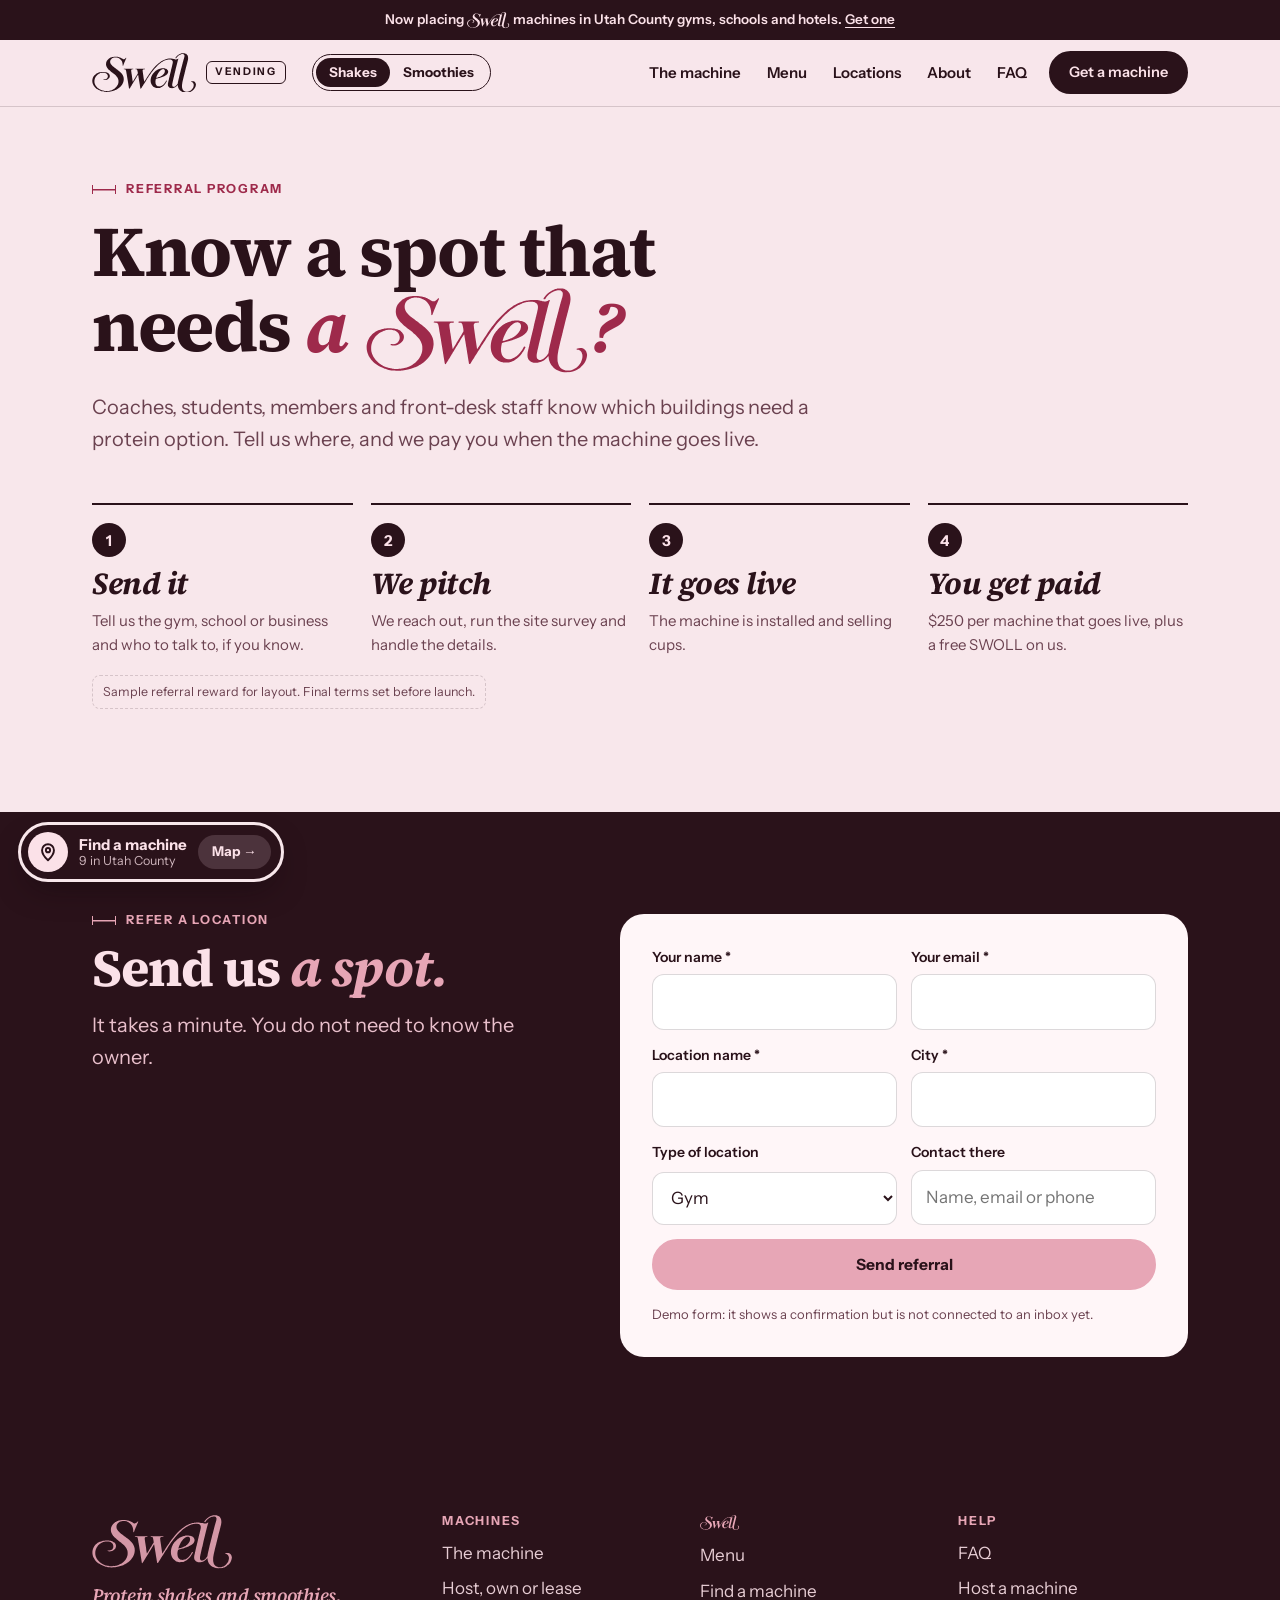
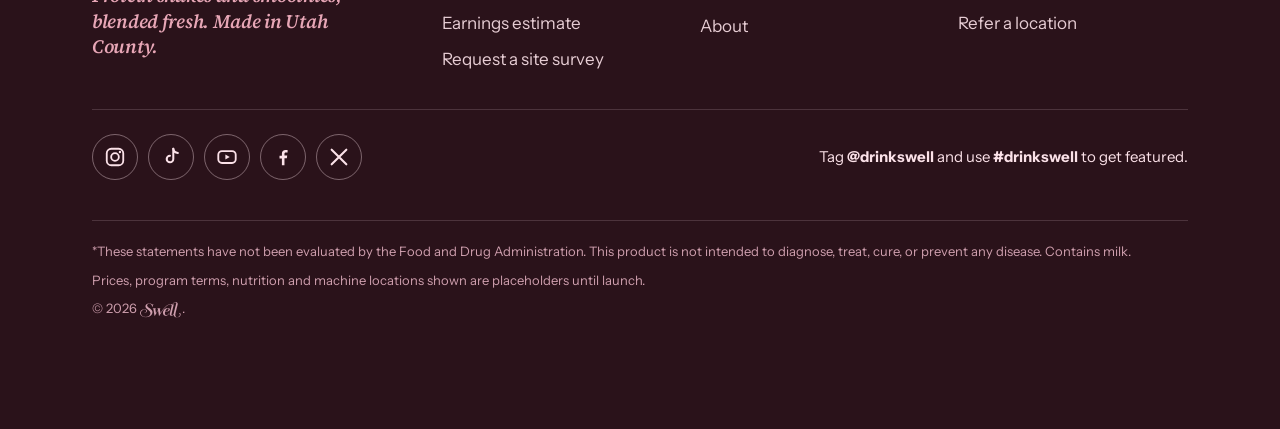
<file: refer.html>
<!doctype html>
<html lang="en" data-line="shakes">
<head>
<meta charset="utf-8">
<meta name="viewport" content="width=device-width, initial-scale=1, viewport-fit=cover">
<title>Refer a SWELL Location</title>
<meta name="claude:viewport-fit-sides" content="cover">
<meta name="description" content="Know a gym, school or hotel that should have a SWELL machine? Refer it and get paid when the machine goes live.">
<link rel="canonical" href="https://pdrayday.github.io/drinkswell/refer.html">
<meta name="theme-color" content="#f8e7eb">
<meta name="color-scheme" content="light dark">
<meta property="og:type" content="website"><meta property="og:site_name" content="SWELL Vending"><meta property="og:title" content="Refer a SWELL Location"><meta property="og:description" content="Know a gym, school or hotel that should have a SWELL machine? Refer it and get paid when the machine goes live."><meta property="og:image" content="https://pdrayday.github.io/drinkswell/img/menu/shakes.webp">
<link rel="icon" href="favicon.ico" sizes="any"><link rel="icon" type="image/png" sizes="32x32" href="img/icons/favicon-32.png"><link rel="apple-touch-icon" href="img/icons/apple-touch-icon.png">
<link rel="preload" href="fonts/source-serif-4.woff2" as="font" type="font/woff2" crossorigin>
<link rel="preload" href="fonts/instrument-sans-400.woff2" as="font" type="font/woff2" crossorigin>
<link rel="preload" href="fonts/source-serif-4-italic.woff2" as="font" type="font/woff2" crossorigin>
<link rel="stylesheet" href="css/site.css">
<script>try{var l=localStorage.getItem("swell-line");if(l==="smoothies"||l==="shakes")document.documentElement.setAttribute("data-line",l)}catch(e){}</script>
</head>
<body>
<svg width="0" height="0" style="position:absolute" aria-hidden="true"><symbol id="swell-logo" viewBox="0 0 2496 954"><path fill-rule="evenodd" d="M2245.5,951.9C2242.8,951.5 2233.5,950.2 2225.0,949.1C2202.7,946.1 2182.8,940.0 2160.0,929.1C2152.1,925.3 2133.8,914.0 2126.5,908.5C2114.6,899.4 2094.5,877.2 2086.2,864.0C2081.6,856.6 2072.1,836.1 2069.2,827.0C2064.2,811.8 2060.0,790.3 2060.0,779.9C2060.0,769.8 2055.9,768.1 2050.6,776.0C2047.2,781.1 2028.8,799.5 2022.0,804.5C2020.5,805.6 2016.6,808.5 2013.4,811.0C2006.9,816.0 2003.8,818.0 1993.5,823.8C1962.8,841.0 1920.8,848.5 1890.5,842.0C1880.0,839.8 1866.3,834.8 1861.0,831.2C1859.6,830.3 1857.5,829.0 1856.3,828.5C1849.8,825.5 1830.0,803.7 1830.0,799.5C1830.0,799.0 1828.7,795.9 1827.1,792.6C1824.8,787.8 1823.8,783.5 1822.4,772.2C1820.8,759.5 1820.8,756.2 1821.9,743.7C1823.4,725.7 1824.8,716.4 1826.6,712.2C1827.3,710.3 1828.7,704.7 1829.5,699.7C1830.4,694.6 1831.9,687.8 1833.0,684.5C1834.0,681.2 1835.4,675.4 1836.0,671.5C1836.6,667.6 1837.9,662.0 1838.9,659.0C1840.0,656.0 1841.3,649.9 1842.0,645.5C1842.7,641.1 1844.0,635.5 1845.0,633.0C1846.0,630.5 1847.3,624.5 1847.9,619.6C1848.6,614.7 1849.8,609.1 1850.6,607.1C1851.4,605.2 1852.7,599.3 1853.6,594.1C1854.4,588.8 1855.9,582.2 1856.9,579.5C1857.9,576.8 1859.3,571.1 1860.0,567.0C1860.7,562.9 1862.0,557.5 1863.0,555.0C1864.0,552.5 1865.3,546.9 1866.0,542.5C1866.7,538.1 1868.0,532.3 1869.0,529.5C1870.0,526.8 1871.4,521.4 1872.1,517.5C1872.7,513.6 1874.1,508.2 1875.0,505.5C1876.0,502.7 1877.3,497.1 1878.0,493.0C1878.7,488.9 1880.0,483.5 1881.0,481.0C1882.0,478.5 1883.3,473.2 1883.9,469.2C1884.5,465.1 1885.9,459.3 1887.0,456.2C1888.1,453.2 1889.5,446.8 1890.1,442.1C1890.7,437.4 1892.0,431.5 1893.0,429.0C1894.0,426.5 1895.3,420.6 1895.9,415.8C1896.5,411.0 1897.9,404.3 1899.0,401.0C1900.1,397.6 1901.6,391.1 1902.4,386.5C1903.2,381.9 1904.4,377.1 1905.0,376.0C1905.6,374.9 1906.9,369.6 1908.0,364.2C1909.0,358.9 1910.4,353.1 1911.0,351.5C1911.6,349.9 1913.0,344.3 1914.1,339.2C1915.1,334.1 1916.5,329.0 1917.1,327.9C1917.6,326.8 1919.0,321.5 1920.0,316.2C1921.1,310.9 1922.5,304.7 1923.3,302.5C1924.1,300.3 1925.3,295.1 1926.0,291.0C1926.7,286.9 1928.1,281.2 1929.0,278.4C1930.0,275.5 1931.4,269.7 1932.0,265.6C1932.6,261.4 1934.0,255.0 1935.1,251.3C1936.1,247.6 1937.7,238.3 1938.6,230.6C1940.8,211.5 1939.6,199.9 1934.2,189.2C1928.0,176.8 1915.6,166.2 1902.5,162.0C1899.8,161.1 1896.5,159.8 1895.3,159.2C1891.5,157.1 1873.2,155.0 1859.0,155.0C1844.8,155.0 1821.2,157.2 1816.5,159.0C1815.0,159.6 1809.7,160.7 1804.6,161.6C1796.8,162.9 1784.4,166.4 1773.5,170.2C1771.8,170.8 1767.8,172.1 1764.5,173.2C1761.2,174.3 1756.4,176.2 1753.9,177.6C1751.3,178.9 1748.6,180.0 1747.9,180.0C1747.1,180.0 1744.3,181.1 1741.5,182.4C1738.8,183.7 1733.6,186.1 1730.0,187.8C1726.4,189.5 1721.5,191.8 1719.0,193.0C1716.5,194.2 1712.4,196.3 1709.9,197.8C1707.3,199.3 1703.2,201.6 1700.9,202.9C1698.5,204.2 1695.1,206.3 1693.4,207.6C1691.7,208.9 1689.9,210.0 1689.3,210.0C1688.8,210.0 1686.6,211.3 1684.4,213.0C1682.3,214.6 1680.0,216.0 1679.4,216.0C1678.8,216.0 1676.7,217.2 1674.7,218.8C1672.8,220.3 1669.9,222.3 1668.3,223.2C1666.8,224.2 1663.5,226.3 1661.0,228.0C1658.5,229.7 1655.2,231.8 1653.7,232.8C1652.2,233.7 1647.9,236.8 1644.3,239.5C1640.8,242.2 1636.8,245.2 1635.6,246.0C1630.0,249.9 1614.9,261.9 1609.6,266.7C1608.5,267.7 1606.6,269.2 1605.4,270.0C1601.3,272.9 1578.6,293.8 1556.7,315.0C1528.3,342.4 1467.1,412.7 1451.5,435.8C1450.1,437.8 1447.6,441.3 1445.9,443.5C1444.3,445.7 1441.3,449.9 1439.2,452.9C1434.8,459.4 1432.1,463.0 1427.7,468.7C1422.2,475.9 1409.1,493.4 1406.9,496.5C1405.8,498.1 1403.1,502.0 1401.0,505.0C1398.8,508.0 1396.1,511.9 1395.0,513.5C1393.9,515.1 1391.8,518.1 1390.5,520.0C1389.2,521.9 1387.1,525.1 1386.0,527.0C1384.8,528.9 1382.1,533.0 1380.0,536.0C1369.4,550.7 1360.1,564.6 1356.9,570.5C1355.7,572.7 1353.7,575.8 1352.4,577.3C1351.1,578.9 1350.0,580.6 1350.0,581.1C1350.0,581.6 1347.4,586.0 1344.2,590.8C1336.8,601.8 1322.9,622.7 1321.4,624.9C1319.1,628.3 1308.5,644.6 1307.0,647.0C1306.2,648.4 1304.6,651.0 1303.5,652.8C1302.4,654.7 1300.3,657.8 1298.8,659.7C1297.2,661.7 1296.0,663.8 1296.0,664.5C1296.0,665.2 1294.8,667.3 1293.2,669.3C1291.7,671.3 1288.3,676.6 1285.7,681.2C1283.0,685.8 1279.6,691.4 1278.2,693.7C1276.7,696.0 1273.3,701.4 1270.6,705.7C1267.9,710.0 1264.5,715.3 1263.0,717.5C1261.6,719.7 1260.1,722.2 1259.8,723.0C1259.5,723.8 1256.7,728.3 1253.6,732.8C1250.5,737.4 1248.0,741.4 1248.0,741.6C1248.0,741.8 1245.4,746.0 1242.1,750.8C1235.0,761.4 1225.5,776.2 1221.5,783.0C1219.8,785.8 1216.7,790.9 1214.5,794.4C1212.3,797.9 1209.4,802.6 1208.0,804.9C1206.6,807.3 1204.6,810.4 1203.5,811.8C1202.3,813.3 1199.4,817.9 1197.0,822.0C1194.6,826.1 1191.9,830.4 1191.0,831.5C1190.1,832.6 1187.1,837.3 1184.4,842.0C1176.1,856.2 1171.0,860.2 1165.0,857.0C1161.9,855.3 1161.1,852.9 1159.5,840.3C1158.6,833.8 1156.9,823.1 1155.5,816.5C1154.2,809.9 1152.4,799.1 1151.5,792.5C1150.6,785.9 1149.4,778.9 1148.9,776.9C1148.4,775.0 1147.1,766.8 1146.1,758.7C1145.0,750.7 1143.7,742.4 1143.1,740.3C1142.6,738.2 1141.2,729.8 1140.0,721.5C1138.9,713.2 1137.5,704.9 1137.0,703.0C1136.5,701.1 1135.4,693.6 1134.5,686.5C1133.6,679.4 1132.0,669.9 1131.0,665.5C1130.0,661.1 1128.6,653.2 1128.0,648.0C1127.4,642.8 1126.1,634.5 1125.0,629.5C1124.0,624.5 1122.6,615.8 1121.9,610.1C1121.3,604.4 1120.1,597.4 1119.4,594.6C1118.6,591.8 1117.3,583.6 1116.4,576.5C1115.6,569.4 1114.0,559.5 1112.9,554.5C1111.8,549.5 1110.6,541.6 1110.3,536.7C1110.0,531.9 1109.1,527.2 1108.4,526.2C1107.2,524.6 1107.0,524.6 1104.3,526.2C1102.8,527.1 1100.4,530.0 1099.0,532.7C1096.1,538.1 1093.1,543.1 1090.1,547.5C1084.4,555.6 1068.8,581.1 1067.0,585.1C1066.4,586.4 1064.4,590.0 1062.5,593.0C1060.6,596.0 1058.1,600.3 1056.9,602.5C1055.7,604.7 1053.7,607.8 1052.4,609.3C1051.1,610.9 1050.0,612.8 1050.0,613.5C1050.0,614.2 1048.9,616.1 1047.6,617.7C1046.3,619.2 1044.3,622.3 1043.1,624.5C1041.9,626.7 1039.9,630.1 1038.7,632.0C1037.5,634.0 1035.6,637.1 1034.5,638.9C1033.4,640.7 1031.5,643.6 1030.3,645.4C1029.1,647.1 1027.3,649.9 1026.4,651.5C1025.5,653.1 1023.7,655.8 1022.4,657.3C1021.1,658.9 1020.0,660.7 1020.0,661.3C1020.0,662.0 1018.6,664.3 1017.0,666.4C1015.3,668.6 1014.0,670.8 1014.0,671.3C1014.0,672.2 1012.0,675.7 1005.5,686.0C1004.3,687.9 1001.1,693.2 998.4,697.8C995.7,702.3 992.1,708.2 990.5,710.8C988.9,713.5 986.6,717.1 985.5,718.9C984.4,720.7 982.3,723.8 980.8,725.7C979.2,727.7 978.0,729.8 978.0,730.5C978.0,731.2 976.7,733.4 975.0,735.5C973.4,737.6 972.0,739.8 972.0,740.5C972.0,741.2 970.7,743.4 969.0,745.5C967.4,747.6 966.0,749.8 966.0,750.5C966.0,751.2 964.7,753.4 963.0,755.5C961.4,757.6 960.0,759.7 960.0,760.3C960.0,760.9 958.9,762.7 957.6,764.4C956.3,766.1 954.2,769.5 952.9,771.9C948.1,780.5 938.8,795.8 933.1,804.5C931.6,806.7 929.9,809.6 929.2,811.0C928.5,812.4 927.0,814.9 925.7,816.7C924.5,818.4 922.1,822.2 920.5,825.0C918.9,827.9 916.5,831.4 915.4,832.8C914.2,834.3 912.3,837.4 911.2,839.7C910.0,842.0 908.6,844.2 908.0,844.5C907.4,844.9 906.4,846.6 905.6,848.4C903.5,853.5 898.2,859.0 895.4,859.0C890.7,859.0 888.3,855.1 887.5,846.4C887.1,842.1 886.2,835.4 885.4,831.5C884.7,827.6 883.2,819.1 882.1,812.5C881.0,805.9 879.0,794.0 877.7,786.0C876.3,778.0 873.8,762.0 872.1,750.5C870.3,739.0 868.2,725.2 867.4,720.0C866.5,714.8 865.0,705.1 864.0,698.5C862.1,686.1 858.6,665.9 854.5,643.5C853.2,636.4 851.8,628.0 851.5,625.0C851.1,622.0 849.8,613.9 848.5,607.0C847.2,600.1 845.9,591.1 845.5,587.0C845.1,582.9 844.2,576.7 843.4,573.2C842.6,569.7 841.1,561.2 840.0,554.2C838.9,547.2 837.2,537.2 836.1,532.0C835.1,526.8 833.9,519.8 833.5,516.5C833.1,513.2 831.9,506.2 830.9,500.9C828.9,491.3 827.0,479.1 822.5,449.0C816.6,410.1 812.7,400.1 800.9,393.9C797.1,391.9 794.6,391.5 781.3,391.0C771.3,390.7 765.7,390.1 764.9,389.3C762.9,387.3 763.5,382.2 766.0,379.5L768.3,377.0L878.1,377.0C976.5,377.0 988.0,377.2 989.4,378.6C991.4,380.6 991.4,385.9 989.4,388.8C988.0,390.9 987.2,391.0 973.2,391.0C959.9,391.0 958.0,391.2 953.5,393.4C943.1,398.2 939.2,406.5 940.3,421.4C941.7,439.8 943.2,453.1 945.0,463.5C946.1,469.6 947.4,479.2 948.1,485.0C948.7,490.8 950.0,499.3 951.0,504.0C952.0,508.7 953.4,517.0 954.0,522.5C954.6,528.0 956.0,537.0 957.0,542.5C958.1,548.0 959.4,557.5 960.0,563.5C960.6,569.5 962.0,579.2 963.0,585.0C964.1,590.8 965.4,601.1 966.0,608.0C966.6,614.9 967.9,625.2 969.0,631.0C970.0,636.8 971.4,646.5 972.0,652.5C972.6,658.5 973.8,666.0 974.6,669.1C975.3,672.2 976.0,676.8 976.0,679.3C976.0,684.0 977.7,686.4 980.6,685.8C981.5,685.6 982.6,684.8 983.0,684.0C983.4,683.2 985.5,679.1 987.5,675.0C989.5,670.9 992.0,666.6 993.0,665.5C994.0,664.4 995.5,662.0 996.5,660.1C997.4,658.2 999.1,655.8 1000.1,654.7C1001.1,653.5 1002.0,652.2 1002.0,651.7C1002.0,650.7 1005.0,645.6 1010.8,637.0C1012.5,634.3 1014.0,631.6 1014.0,631.2C1014.0,630.7 1014.9,629.1 1016.0,627.7C1018.1,625.0 1022.7,617.0 1025.9,610.4C1026.9,608.1 1028.3,605.9 1028.9,605.5C1029.5,605.2 1030.7,603.2 1031.6,601.2C1033.0,597.6 1035.1,594.2 1041.2,585.3C1042.7,583.0 1044.0,580.9 1044.0,580.6C1044.0,580.0 1046.9,575.5 1053.0,566.5C1059.7,556.7 1062.0,552.9 1062.0,552.1C1062.0,551.6 1063.1,549.9 1064.4,548.3C1065.7,546.8 1067.7,543.7 1068.9,541.5C1070.1,539.3 1072.5,535.1 1074.3,532.2C1076.1,529.3 1081.1,521.0 1085.4,513.7C1089.8,506.5 1094.4,499.1 1095.6,497.5C1100.2,491.1 1100.5,488.4 1098.7,470.8C1097.8,461.8 1096.3,451.8 1095.5,448.5C1094.6,445.2 1093.0,437.6 1092.0,431.5C1087.6,406.7 1083.9,398.2 1075.5,393.7C1072.2,391.9 1069.4,391.5 1059.0,391.2C1045.3,390.8 1043.0,389.9 1043.0,385.0C1043.0,383.5 1043.9,381.1 1045.1,379.6L1047.1,377.0L1158.5,377.0C1238.7,377.0 1270.6,377.3 1272.4,378.1C1273.7,378.7 1275.1,380.1 1275.3,381.2C1276.0,383.9 1274.2,388.8 1272.0,390.0C1271.0,390.6 1262.6,391.0 1253.4,391.0C1237.6,391.0 1236.5,391.1 1230.9,393.6C1224.0,396.7 1218.8,402.7 1216.3,410.7C1214.8,415.4 1214.8,417.3 1215.9,428.2C1217.2,441.6 1218.9,454.6 1222.5,480.0C1223.8,489.1 1225.2,499.0 1225.5,502.0C1225.8,505.0 1226.5,509.8 1227.1,512.5C1227.6,515.2 1229.1,526.0 1230.5,536.5C1231.9,547.0 1233.4,558.4 1233.9,562.0C1240.0,602.8 1244.3,631.4 1246.0,642.0C1246.6,646.1 1248.0,655.1 1249.1,662.0C1250.1,668.9 1251.0,676.4 1251.0,678.6C1251.0,684.1 1253.7,687.7 1256.7,686.2C1257.9,685.5 1259.2,683.8 1259.8,682.2C1260.7,679.7 1272.2,661.5 1281.2,648.3C1282.7,646.0 1284.0,643.8 1284.0,643.2C1284.0,642.7 1284.9,641.5 1285.9,640.6C1287.0,639.6 1288.6,637.2 1289.5,635.3C1290.4,633.4 1292.1,630.3 1293.3,628.5C1294.5,626.6 1296.6,623.2 1298.0,620.9C1299.4,618.6 1302.3,613.9 1304.5,610.4C1306.7,606.9 1309.8,601.8 1311.5,599.0C1316.2,590.9 1320.7,583.8 1323.0,580.5C1324.2,578.9 1326.6,575.0 1328.5,572.0C1330.3,569.0 1333.0,564.9 1334.5,563.0C1337.2,559.4 1346.0,546.3 1349.5,540.6C1350.6,538.8 1352.5,536.0 1353.8,534.4C1359.9,526.6 1362.0,523.6 1362.0,522.5C1362.0,521.8 1363.2,519.7 1364.8,517.7C1366.3,515.8 1368.3,512.9 1369.2,511.3C1371.1,508.3 1374.0,503.9 1381.1,493.3C1388.4,482.4 1388.8,481.7 1392.5,477.0C1394.4,474.5 1396.9,470.9 1398.0,469.0C1399.1,467.1 1401.4,463.7 1403.1,461.5C1404.7,459.3 1407.3,455.7 1408.8,453.5C1412.0,448.7 1416.5,442.7 1420.0,438.4C1421.4,436.7 1423.6,433.9 1425.0,432.1C1426.4,430.4 1429.1,426.9 1431.0,424.5C1434.6,420.0 1440.3,412.8 1461.3,386.1C1463.6,383.2 1466.2,380.1 1467.1,379.1C1468.0,378.2 1474.7,370.5 1482.0,362.0C1510.6,328.7 1540.3,298.3 1572.4,269.5C1577.3,265.1 1582.7,260.2 1584.4,258.6C1586.1,257.0 1589.1,254.6 1591.0,253.1C1592.9,251.7 1597.0,248.5 1600.0,246.0C1606.5,240.6 1615.8,233.4 1624.0,227.5C1625.9,226.1 1629.5,223.4 1632.0,221.5C1634.5,219.6 1638.1,217.1 1640.0,216.0C1641.9,214.9 1645.5,212.4 1648.0,210.5C1650.5,208.5 1653.8,206.2 1655.3,205.2C1656.9,204.3 1659.8,202.3 1661.7,200.8C1663.7,199.2 1665.8,198.0 1666.5,198.0C1667.2,198.0 1669.0,197.0 1670.6,195.8C1672.1,194.5 1675.4,192.5 1678.0,191.3C1680.5,190.1 1683.2,188.6 1684.0,188.1C1684.8,187.5 1687.5,186.2 1690.0,185.0C1696.6,182.0 1702.3,179.1 1704.0,177.9C1704.8,177.4 1707.5,176.0 1710.0,174.9C1712.5,173.8 1715.2,172.5 1716.0,171.9C1716.8,171.4 1719.1,170.3 1721.0,169.4C1722.9,168.5 1726.8,166.7 1729.5,165.4C1732.2,164.1 1735.8,162.7 1737.5,162.4C1739.2,162.0 1742.2,160.8 1744.4,159.8C1749.2,157.4 1760.3,153.4 1769.5,150.9C1773.3,149.9 1778.3,148.3 1780.5,147.5C1782.7,146.7 1789.2,145.1 1795.0,144.0C1800.8,142.9 1808.0,141.4 1811.0,140.6C1820.3,138.1 1856.4,134.7 1878.0,134.3C1895.4,133.9 1902.2,134.2 1923.0,136.5C1936.5,137.9 1952.0,140.2 1957.5,141.5C1963.0,142.8 1969.8,144.2 1972.5,144.6C1975.2,145.0 1979.9,146.1 1982.9,147.1C1989.5,149.4 2010.4,153.0 2016.8,153.0C2028.6,152.9 2045.8,148.1 2056.0,142.0C2067.7,134.9 2068.2,134.7 2070.6,135.8C2073.6,137.2 2074.6,141.0 2072.7,144.6C2068.2,153.7 2053.6,204.4 2043.5,246.5C2039.6,262.7 2036.4,275.2 2033.0,287.0C2031.8,291.1 2029.9,298.3 2028.9,303.0C2027.8,307.7 2026.3,313.5 2025.5,316.0C2024.8,318.5 2023.4,324.4 2022.5,329.2C2021.7,334.1 2020.1,340.8 2019.1,344.2C2018.0,347.7 2016.9,352.7 2016.5,355.5C2016.1,358.2 2014.8,363.9 2013.5,368.0C2011.0,376.1 2008.3,386.8 2004.0,405.5C2002.5,412.1 2000.6,420.2 1999.7,423.5C1998.9,426.8 1996.8,435.8 1995.0,443.5C1993.3,451.2 1991.0,461.1 1989.8,465.5C1988.7,469.9 1986.9,477.5 1985.9,482.4C1984.9,487.3 1983.6,492.7 1983.0,494.4C1982.4,496.1 1981.2,501.3 1980.5,506.0C1979.7,510.7 1978.2,517.2 1977.2,520.5C1976.1,523.8 1975.0,529.4 1974.6,532.9C1974.2,536.4 1972.8,542.7 1971.5,546.9C1970.2,551.1 1968.9,556.8 1968.5,559.5C1968.2,562.2 1966.8,568.1 1965.5,572.5C1963.1,580.2 1961.4,587.4 1956.6,608.5C1955.3,614.0 1953.6,620.8 1952.7,623.5C1951.9,626.2 1950.4,632.7 1949.5,637.8C1948.6,642.9 1947.3,648.7 1946.6,650.8C1945.9,652.8 1945.0,656.8 1944.6,659.5C1944.2,662.2 1942.9,668.3 1941.6,673.0C1940.3,677.7 1938.7,684.9 1938.0,689.0C1937.3,693.1 1936.1,698.2 1935.4,700.3C1934.6,702.4 1933.3,708.3 1932.5,713.3C1931.6,718.4 1930.1,725.4 1929.1,729.0C1926.5,737.7 1925.0,751.0 1925.0,764.5C1925.0,784.4 1927.5,792.4 1936.4,801.8C1942.7,808.5 1945.3,810.0 1953.6,811.5C1960.2,812.8 1962.5,812.8 1970.6,811.6C1980.3,810.2 1990.4,806.2 1996.7,801.4C1998.4,800.1 2000.3,799.0 2000.9,799.0C2002.7,799.0 2025.1,778.8 2032.0,770.9C2043.6,757.8 2054.7,742.4 2057.0,736.6C2057.5,735.2 2058.6,728.1 2059.5,720.9C2060.3,713.7 2061.2,707.5 2061.5,707.1C2061.7,706.7 2062.8,701.4 2063.9,695.4C2065.0,689.4 2067.5,677.5 2069.5,669.0C2071.5,660.5 2073.9,649.2 2075.0,644.0C2076.1,638.8 2078.3,629.1 2079.9,622.5C2082.7,610.7 2084.6,602.6 2091.0,574.5C2095.2,556.0 2101.8,529.1 2108.0,505.0C2110.8,494.3 2115.1,477.6 2117.6,468.0C2120.1,458.4 2123.0,447.1 2124.0,443.0C2125.0,438.9 2128.8,423.8 2132.4,409.5C2136.1,395.2 2140.2,379.0 2141.5,373.5C2145.8,355.5 2147.2,349.6 2150.1,339.6C2151.7,334.2 2153.0,329.2 2153.0,328.6C2153.0,328.0 2154.4,322.3 2156.1,316.0C2157.8,309.7 2160.5,299.3 2162.2,293.0C2163.9,286.7 2166.5,277.0 2168.0,271.5C2169.6,266.0 2171.5,258.8 2172.3,255.5C2176.7,237.4 2178.5,230.7 2180.5,223.5C2181.8,219.1 2183.5,212.8 2184.3,209.5C2188.9,191.0 2191.3,182.1 2192.6,178.6C2193.5,176.4 2194.6,172.1 2195.1,169.1C2195.7,166.0 2197.2,160.1 2198.6,156.0C2204.0,139.1 2205.2,135.2 2206.7,129.5C2207.5,126.2 2209.2,120.3 2210.5,116.5C2211.8,112.7 2213.2,107.9 2213.5,106.0C2213.9,104.1 2215.3,98.5 2216.8,93.5C2219.1,85.5 2219.4,82.8 2219.4,69.0L2219.5,53.5L2215.5,47.2C2211.9,41.3 2209.7,39.0 2202.2,33.3C2197.7,29.9 2183.9,26.7 2173.5,26.7C2163.5,26.7 2138.2,30.8 2133.5,33.2C2131.8,34.1 2128.9,35.1 2127.0,35.5C2123.7,36.1 2111.3,41.5 2106.0,44.6C2104.6,45.4 2101.7,46.9 2099.5,47.9C2097.3,48.9 2094.9,50.5 2094.1,51.4C2093.4,52.3 2092.2,53.0 2091.5,53.0C2090.9,53.0 2088.3,54.5 2085.9,56.2C2080.1,60.5 2078.1,61.9 2073.2,65.2C2066.7,69.5 2042.6,93.5 2036.4,101.6C2033.4,105.6 2028.8,112.6 2026.2,117.2C2020.3,127.4 2018.1,128.8 2010.3,127.0C2000.9,124.9 1999.9,119.3 2007.3,110.1C2009.1,107.9 2013.0,102.9 2016.0,98.9C2035.3,73.3 2062.7,48.6 2085.1,36.6C2087.6,35.3 2090.2,33.5 2090.9,32.6C2091.6,31.8 2093.8,30.6 2095.7,29.9C2097.7,29.3 2100.8,27.7 2102.8,26.4C2104.7,25.1 2106.8,24.0 2107.4,24.0C2108.0,24.0 2110.5,22.9 2113.0,21.6C2115.5,20.3 2119.5,18.7 2122.0,18.0C2124.5,17.4 2127.9,16.0 2129.5,15.0C2131.2,13.9 2135.2,12.7 2138.5,12.1C2141.8,11.5 2147.9,10.1 2152.0,8.9C2158.9,6.8 2161.7,6.6 2189.0,6.6L2218.5,6.5L2230.6,9.7C2237.3,11.5 2245.3,14.3 2248.5,16.0C2251.6,17.6 2254.8,19.0 2255.5,19.0C2256.2,19.0 2257.3,19.7 2258.1,20.6C2258.8,21.4 2261.0,23.0 2263.0,24.0C2270.7,27.9 2289.4,49.2 2292.7,57.6C2293.1,58.6 2294.4,61.0 2295.7,62.9C2297.0,64.8 2298.0,67.1 2298.0,68.2C2298.0,69.2 2299.1,72.8 2300.5,76.1C2303.7,83.7 2307.0,107.8 2307.0,123.5C2307.0,136.1 2302.8,169.8 2300.7,175.0C2299.9,176.9 2298.7,181.9 2298.0,186.0C2297.3,190.1 2295.9,195.6 2294.9,198.2C2293.9,200.8 2292.6,205.9 2291.9,209.7C2291.3,213.4 2290.0,218.5 2289.0,221.0C2288.0,223.5 2286.7,228.9 2286.0,233.0C2285.3,237.1 2284.1,242.1 2283.3,244.0C2282.5,245.9 2281.2,250.9 2280.4,255.0C2279.6,259.1 2277.9,266.1 2276.6,270.5C2274.4,278.1 2272.8,283.9 2269.3,297.5C2265.7,311.7 2264.9,314.9 2263.0,322.5C2261.9,326.9 2260.1,333.2 2259.1,336.5C2258.0,339.8 2256.5,345.9 2255.6,350.0C2254.8,354.1 2253.4,359.4 2252.6,361.8C2251.8,364.1 2250.6,368.8 2250.0,372.3C2249.4,375.7 2247.8,381.9 2246.5,386.0C2245.3,390.1 2243.9,396.0 2243.5,399.0C2243.1,402.0 2242.0,406.5 2241.0,409.0C2240.1,411.5 2238.7,416.6 2238.0,420.5C2237.4,424.4 2235.8,430.9 2234.5,435.0C2233.3,439.1 2231.9,444.5 2231.5,447.0C2231.2,449.5 2230.0,454.2 2229.0,457.5C2227.9,460.8 2226.4,467.1 2225.6,471.5C2224.8,475.9 2223.5,481.3 2222.7,483.5C2221.9,485.7 2220.7,490.9 2220.0,495.0C2219.3,499.1 2217.9,504.8 2216.9,507.7C2215.9,510.6 2214.4,516.6 2213.6,521.2C2212.7,525.8 2211.2,531.8 2210.1,534.5C2209.1,537.3 2207.9,541.8 2207.5,544.5C2207.1,547.3 2205.8,552.9 2204.5,557.0C2203.1,561.1 2201.4,567.4 2200.7,571.0C2199.9,574.6 2198.3,581.3 2197.1,586.0C2192.9,602.3 2191.9,606.6 2189.9,616.5C2188.8,622.0 2187.3,628.5 2186.5,631.0C2185.7,633.5 2184.4,639.1 2183.6,643.5C2182.7,647.9 2181.4,653.7 2180.5,656.4C2179.7,659.1 2178.5,664.3 2177.9,667.9C2177.3,671.5 2176.1,676.9 2175.3,679.8C2174.0,684.6 2172.0,694.3 2167.6,718.0C2161.6,750.3 2159.8,769.9 2160.3,797.5C2160.6,819.9 2161.0,823.9 2163.4,835.5C2164.9,842.6 2167.7,853.0 2169.5,858.5C2173.1,868.9 2179.3,882.4 2181.0,883.5C2181.6,883.9 2182.9,885.9 2184.1,888.1C2188.8,897.4 2207.9,913.6 2222.0,920.3C2228.2,923.2 2243.9,928.3 2251.8,929.9C2258.5,931.3 2286.4,931.3 2295.0,930.0C2305.2,928.4 2326.1,923.0 2330.2,920.9C2332.3,919.9 2334.4,919.0 2335.1,919.0C2336.4,919.0 2352.4,911.1 2358.0,907.8C2371.8,899.5 2381.4,891.8 2394.4,878.6C2402.5,870.3 2415.1,854.2 2417.8,848.6C2418.7,846.9 2420.3,844.1 2421.6,842.5C2422.8,840.9 2424.1,838.4 2424.5,837.0C2424.9,835.6 2425.9,833.4 2426.8,832.0C2428.8,828.7 2433.7,815.1 2435.6,807.5C2441.2,784.3 2441.4,782.5 2441.5,768.5C2441.5,755.5 2441.3,753.7 2438.2,743.8C2434.7,732.4 2430.9,724.3 2425.8,717.6C2421.3,711.8 2413.1,704.3 2409.0,702.4C2407.1,701.5 2404.4,699.9 2403.0,699.0C2399.5,696.5 2389.5,694.7 2383.5,695.4C2376.9,696.1 2374.7,694.7 2375.2,690.0C2375.5,686.4 2375.7,686.2 2385.0,682.0C2398.1,675.9 2418.6,674.3 2435.5,678.0C2464.3,684.3 2486.6,709.2 2491.0,739.8C2491.5,743.7 2492.7,748.8 2493.5,751.2C2495.3,756.6 2495.4,759.3 2493.5,765.3C2492.7,768.0 2491.5,774.0 2490.9,778.8C2488.5,796.9 2481.2,817.8 2471.0,835.9C2458.6,857.9 2436.8,882.6 2416.1,898.2C2411.5,901.7 2406.1,905.7 2404.1,907.2C2402.1,908.7 2398.8,910.8 2396.8,912.0C2394.8,913.1 2391.6,915.0 2389.7,916.2C2381.1,921.9 2357.1,933.5 2348.0,936.5C2345.0,937.5 2341.3,938.9 2339.7,939.7C2333.1,943.0 2311.1,947.7 2293.5,949.5C2290.2,949.8 2284.0,950.8 2279.6,951.6C2271.2,953.1 2253.7,953.3 2245.5,951.9ZM338.5,934.0C329.7,933.5 316.7,932.5 309.5,931.6C302.4,930.7 294.8,930.0 292.8,930.0C288.1,930.0 255.8,923.6 246.5,920.9C226.0,914.8 216.0,911.7 211.5,910.0C208.8,908.9 203.8,907.2 200.5,906.1C181.5,900.0 139.0,878.2 124.0,866.9C122.1,865.5 119.7,864.0 118.6,863.6C111.3,861.0 66.8,820.2 59.6,809.4C58.5,807.6 55.5,803.6 53.0,800.3C47.4,793.1 38.0,778.9 35.2,773.3C34.0,771.0 32.6,768.9 32.1,768.6C31.6,768.2 30.6,766.3 29.9,764.2C29.3,762.2 27.9,759.4 27.0,758.0C26.0,756.6 24.7,753.5 24.0,751.0C23.3,748.5 21.9,744.8 20.8,742.7C17.8,736.7 12.5,717.1 9.4,700.0C8.4,694.2 7.5,683.4 7.2,672.5C6.9,656.6 7.1,652.6 9.4,638.5C10.8,629.7 13.1,619.1 14.5,615.0C15.8,610.9 17.8,604.8 18.8,601.5C21.8,592.4 25.3,583.8 27.6,580.0C28.8,578.1 30.1,575.4 30.5,574.0C30.9,572.6 32.3,570.1 33.6,568.4C34.9,566.7 36.0,565.0 36.0,564.5C36.0,563.8 42.6,553.7 47.3,547.5C50.4,543.3 60.8,531.2 65.0,527.0C70.0,522.0 82.8,511.1 87.9,507.5C90.2,505.9 93.9,503.1 96.0,501.5C103.7,495.4 113.1,490.2 138.7,477.8C147.0,473.8 177.0,463.9 186.5,462.0C189.8,461.3 195.7,460.0 199.5,459.0C208.1,456.7 234.8,454.1 257.5,453.3C278.6,452.6 312.2,455.6 327.0,459.5C332.2,460.9 339.0,462.6 342.0,463.4C348.4,465.1 362.6,470.1 365.5,471.8C366.6,472.4 369.5,473.9 372.0,475.0C382.0,479.6 387.0,483.0 397.9,492.2C407.1,499.9 417.6,513.1 419.5,519.0C419.9,520.4 421.3,523.3 422.6,525.5C425.0,529.6 428.0,544.7 428.0,552.6C428.0,559.7 424.9,575.3 422.4,580.9C421.1,583.8 420.0,586.7 420.0,587.2C420.0,587.8 417.9,591.7 415.3,595.9C403.4,615.0 373.5,637.9 353.2,643.4C350.1,644.3 345.0,645.7 342.0,646.6C333.2,649.1 305.8,649.7 293.5,647.6C281.4,645.5 277.6,643.6 277.2,639.3C277.0,636.9 277.5,635.7 279.7,634.0C282.0,632.2 283.2,631.9 287.0,632.5C311.7,636.0 331.3,632.0 350.6,619.4C363.6,611.0 374.4,594.6 378.2,577.8C385.3,545.8 375.1,514.9 351.3,496.2C346.0,492.0 334.9,485.0 333.6,485.0C333.2,485.0 331.6,484.2 330.2,483.2C325.8,480.2 311.6,476.1 298.1,473.9C287.2,472.1 282.7,471.9 264.5,472.3C241.1,472.9 228.3,474.5 216.1,478.4C211.6,479.8 207.1,481.0 206.2,481.0C205.3,481.0 203.2,481.7 201.5,482.6C199.8,483.5 195.8,485.2 192.5,486.5C182.9,490.2 175.5,493.4 172.9,495.1C171.6,496.0 168.5,497.7 166.0,498.9C159.7,501.9 157.4,503.4 141.0,514.7C131.0,521.7 110.1,541.7 103.8,550.5C102.2,552.7 100.0,555.6 99.0,557.0C94.5,562.9 91.9,566.8 89.3,571.4C87.8,574.0 85.3,578.3 83.8,580.9C82.3,583.4 80.4,587.1 79.5,589.0C78.6,590.9 76.7,594.8 75.4,597.5C74.0,600.2 72.3,604.5 71.6,607.0C70.8,609.5 69.3,613.8 68.2,616.5C67.1,619.2 65.5,624.4 64.6,628.0C63.8,631.6 62.5,636.8 61.6,639.7C56.4,658.0 57.4,707.2 63.4,723.7C64.2,726.0 65.3,730.4 65.9,733.4C66.5,736.5 68.1,741.4 69.5,744.3C70.9,747.3 72.0,750.3 72.0,751.1C72.0,752.4 76.4,762.1 79.6,768.0C80.4,769.4 81.9,772.5 83.1,775.0C84.3,777.5 86.2,780.7 87.4,782.1C88.6,783.6 90.4,786.3 91.5,788.1C100.9,804.1 115.8,820.8 135.5,837.7C141.6,842.9 147.4,847.9 148.5,848.9C151.0,851.2 164.5,860.5 171.3,864.7C187.2,874.4 200.5,880.9 223.0,890.0C231.5,893.4 255.3,901.0 257.4,901.0C258.4,901.0 262.3,901.9 265.9,902.9C269.5,904.0 277.0,905.6 282.5,906.5C288.0,907.4 295.7,908.7 299.5,909.5C311.4,911.9 338.1,913.3 358.5,912.6C385.3,911.7 392.6,910.9 422.5,905.9C432.6,904.2 459.0,896.4 472.0,891.2C482.4,887.1 505.7,876.0 515.1,870.7C518.2,868.9 522.3,866.7 524.1,865.6C526.0,864.6 528.9,862.5 530.7,861.1C532.5,859.7 535.7,857.1 538.0,855.5C560.0,839.5 591.4,807.4 600.8,791.4C604.0,786.0 606.5,781.9 609.8,776.7C611.5,773.9 613.0,771.1 613.0,770.5C613.0,769.9 614.1,767.9 615.5,766.0C616.9,764.1 618.0,761.9 618.0,760.9C618.0,760.0 619.3,756.9 620.9,753.9C622.4,750.9 624.1,746.9 624.5,745.0C624.9,743.1 626.2,739.0 627.5,736.0C628.7,733.0 630.1,728.2 630.4,725.5C630.8,722.8 632.1,716.9 633.3,712.5C635.2,705.4 635.5,701.9 635.5,681.0C635.5,660.3 635.2,656.5 633.3,649.0C632.2,644.3 630.6,638.0 630.0,635.0C629.3,632.0 627.9,627.9 627.0,626.0C626.0,624.1 624.9,620.9 624.5,619.0C623.8,615.9 620.1,607.5 616.4,601.0C615.7,599.6 614.1,596.6 613.0,594.3C611.9,592.1 609.2,587.6 607.0,584.3C604.7,581.1 602.2,577.4 601.3,576.0C600.3,574.6 598.2,571.9 596.5,570.0C594.9,568.0 592.4,564.9 591.0,563.0C583.1,552.2 565.2,534.1 546.9,518.3C540.5,512.8 534.4,507.5 533.3,506.4C526.5,499.9 515.3,490.6 508.6,486.0C504.2,483.0 498.5,478.6 497.5,477.6C496.4,476.4 492.1,473.1 483.1,466.3C473.4,459.0 468.8,455.6 466.4,453.5C465.1,452.4 461.8,449.7 459.0,447.5C456.2,445.3 447.5,438.2 439.7,431.7C431.9,425.3 423.7,418.5 421.6,416.7C408.7,406.2 391.0,388.4 381.0,376.0C379.1,373.6 376.4,370.2 375.0,368.6C372.3,365.3 372.0,364.9 364.1,353.2C358.7,345.3 349.7,328.1 345.7,318.3C340.2,304.7 336.0,282.7 336.0,267.5C336.1,236.9 343.7,208.2 357.7,186.2C368.3,169.6 388.2,147.8 402.9,136.8C405.4,135.0 409.0,132.3 410.9,130.8C412.9,129.3 415.6,127.5 417.0,126.8C418.4,126.1 420.8,124.7 422.4,123.5C425.8,121.2 431.6,118.1 438.0,115.0C440.5,113.8 444.8,111.8 447.5,110.4C450.3,109.1 453.1,108.0 453.8,108.0C454.5,108.0 457.2,106.9 459.8,105.6C462.4,104.3 466.9,102.7 469.8,102.1C472.7,101.5 476.6,100.4 478.4,99.6C480.3,98.8 485.6,97.4 490.2,96.5C494.8,95.6 501.9,94.0 506.0,93.0C526.5,87.9 586.3,87.6 609.5,92.5C613.4,93.3 621.7,94.9 628.1,95.9C634.5,96.9 641.0,98.5 642.6,99.3C644.2,100.1 648.2,101.3 651.5,102.0C654.8,102.7 659.1,104.0 661.0,105.0C662.9,106.0 666.5,107.3 669.0,108.0C671.5,108.6 674.9,110.0 676.5,111.0C678.1,112.0 681.5,113.4 684.0,114.0C686.5,114.7 689.6,116.0 691.0,116.9C692.4,117.9 695.6,119.4 698.2,120.4C700.8,121.4 703.2,122.6 703.5,123.1C703.9,123.6 706.3,125.0 709.1,126.1C711.8,127.3 714.0,128.6 714.0,129.0C714.0,129.4 715.4,130.3 717.0,131.0C718.7,131.7 721.3,133.2 722.7,134.4C724.2,135.5 727.1,137.4 729.1,138.5C731.2,139.6 737.1,142.7 742.2,145.4L751.5,150.3L761.5,150.4C769.3,150.4 772.3,150.0 775.0,148.6C776.9,147.6 780.6,145.7 783.1,144.4C787.6,142.2 799.9,130.8 809.3,120.2C814.6,114.2 817.6,113.5 821.5,117.5C825.5,121.4 826.0,119.8 810.9,151.6C804.3,165.6 796.8,182.3 791.5,195.0C790.3,198.0 787.4,205.0 785.0,210.5C766.6,254.3 752.1,292.0 750.5,299.7C749.8,303.1 745.9,307.0 743.1,307.0C742.2,307.0 740.4,306.4 739.0,305.7L736.5,304.4L736.3,287.6C735.7,250.1 726.2,214.0 710.2,188.5C698.9,170.6 680.8,150.3 668.5,141.7C666.3,140.2 662.9,137.8 661.0,136.5C659.1,135.1 655.6,133.1 653.3,132.0C651.0,130.9 648.8,129.5 648.5,129.1C648.2,128.6 645.8,127.4 643.2,126.4C640.6,125.4 637.4,123.9 636.0,122.9C634.6,122.0 631.5,120.6 629.0,119.9C626.5,119.2 623.6,118.0 622.5,117.3C619.1,115.2 594.2,110.0 581.5,108.9C565.5,107.4 539.7,108.4 530.4,110.9C526.6,111.9 520.4,113.3 516.5,114.0C512.7,114.7 507.5,116.4 505.1,117.7C502.7,118.9 499.9,120.0 499.0,120.0C498.0,120.0 496.1,120.9 494.7,122.0C493.3,123.1 490.2,124.9 487.9,126.0C485.5,127.1 481.5,129.6 479.0,131.5C476.5,133.4 473.4,135.8 472.0,136.7C468.5,139.1 456.0,152.1 453.2,156.1C446.0,166.8 444.1,170.3 441.1,178.0C436.6,189.5 435.2,202.5 436.7,220.4C437.5,230.2 438.4,235.3 440.3,240.1C441.7,243.6 443.3,248.2 444.0,250.2C444.6,252.3 445.6,254.3 446.2,254.6C446.7,255.0 447.9,256.9 448.7,258.9C449.5,260.9 452.3,265.6 454.9,269.3C457.4,273.1 460.2,277.2 461.0,278.4C463.3,281.8 467.2,286.1 481.5,300.5C492.8,311.9 502.2,320.3 517.5,332.5C519.6,334.1 523.0,336.9 525.0,338.5C527.1,340.1 530.7,343.0 533.1,344.8C535.5,346.6 540.4,350.4 544.0,353.1C547.6,355.8 552.2,359.2 554.2,360.5C556.3,361.9 558.0,363.4 558.0,363.9C558.0,364.4 559.4,365.3 561.0,366.0C562.7,366.7 564.4,367.8 564.8,368.4C565.2,369.1 567.7,371.2 570.4,373.1C573.1,375.0 576.9,377.7 578.9,379.2C582.3,381.8 584.6,383.5 592.6,389.2C594.4,390.5 598.9,393.8 602.6,396.7C606.4,399.5 611.2,403.1 613.3,404.7C615.4,406.2 619.1,409.1 621.5,411.0C623.9,412.9 629.4,417.2 633.6,420.5C647.1,431.1 676.2,456.3 687.4,467.0C699.9,479.2 712.8,493.9 721.0,505.6C752.7,550.7 765.2,593.1 762.0,643.7C760.6,665.9 755.3,689.9 747.4,710.3C743.9,719.2 732.0,744.4 728.4,750.5C708.5,783.9 682.6,812.6 645.3,842.6C636.5,849.7 612.3,865.1 602.4,869.9C600.2,871.0 597.3,872.8 595.9,873.8C594.6,874.9 592.4,876.1 591.0,876.5C589.6,876.9 587.4,878.0 586.0,879.0C584.6,879.9 580.1,882.3 576.0,884.2C571.9,886.2 565.8,889.0 562.5,890.6C559.2,892.2 554.5,894.2 552.0,895.1C549.5,896.0 543.2,898.4 538.0,900.4C495.0,916.9 452.3,927.2 414.0,930.5C404.4,931.3 393.1,932.4 389.0,932.9C377.2,934.4 356.0,934.8 338.5,934.0ZM1552.5,841.0C1543.4,840.0 1540.0,839.3 1528.0,835.7C1514.0,831.5 1495.8,823.2 1489.4,818.1C1487.9,816.9 1486.3,816.0 1485.8,816.0C1485.2,816.0 1483.4,814.9 1481.6,813.5C1468.3,802.6 1460.7,796.0 1455.6,790.7C1448.7,783.4 1436.4,767.1 1433.9,762.0C1432.9,760.0 1431.4,757.8 1430.6,757.1C1429.8,756.4 1428.6,754.2 1427.9,752.3C1427.3,750.3 1425.7,747.2 1424.4,745.2C1423.1,743.3 1422.0,740.7 1422.0,739.5C1422.0,738.3 1420.9,735.2 1419.5,732.5C1418.1,729.9 1416.5,725.4 1415.9,722.6C1415.3,719.8 1414.0,715.2 1413.0,712.5C1410.4,705.2 1406.7,674.6 1406.7,660.5C1406.7,646.0 1410.3,615.0 1413.1,605.9C1414.2,602.3 1415.5,596.5 1416.1,593.1C1416.6,589.6 1417.9,585.1 1418.9,583.1C1419.9,581.1 1421.3,577.1 1421.9,574.1C1422.5,571.1 1423.9,567.3 1424.9,565.6C1426.0,563.9 1427.3,560.5 1428.0,558.0C1428.6,555.5 1429.9,552.4 1430.9,551.0C1431.9,549.6 1433.3,546.7 1434.0,544.5C1434.7,542.3 1435.8,539.8 1436.6,539.0C1437.3,538.2 1438.8,535.5 1440.0,533.0C1441.9,528.9 1445.3,522.9 1450.5,514.2C1452.3,511.1 1454.6,507.6 1462.9,495.2C1470.8,483.4 1506.1,446.0 1519.0,435.7C1520.9,434.2 1524.1,431.7 1526.0,430.2C1527.9,428.7 1530.8,426.6 1532.5,425.5C1534.1,424.5 1535.9,423.3 1536.5,422.8C1539.1,420.7 1548.2,414.3 1551.2,412.5C1559.9,407.2 1563.9,404.9 1568.0,402.9C1570.5,401.7 1573.6,399.9 1575.0,399.0C1576.4,398.0 1579.4,396.7 1581.6,396.1C1583.9,395.5 1586.3,394.3 1587.0,393.5C1587.6,392.7 1590.7,391.4 1593.8,390.5C1597.0,389.6 1600.5,388.2 1601.7,387.4C1602.9,386.6 1606.4,385.4 1609.4,384.6C1612.3,383.8 1616.2,382.5 1617.8,381.6C1619.5,380.7 1623.8,379.3 1627.3,378.5C1630.8,377.7 1635.5,376.4 1637.9,375.5C1640.2,374.7 1649.6,372.6 1658.8,370.8C1673.8,367.9 1677.8,367.6 1698.2,367.2C1718.0,366.9 1722.2,367.1 1731.7,368.9C1737.6,370.0 1745.7,371.4 1749.5,372.0C1765.5,374.4 1789.0,384.6 1800.4,394.2C1807.0,399.6 1816.4,409.8 1818.2,413.5C1819.3,415.7 1820.8,418.2 1821.5,419.0C1823.4,421.3 1828.1,438.7 1828.7,445.5C1829.8,458.8 1822.3,483.0 1813.8,493.8C1812.2,495.7 1811.0,497.6 1811.0,497.9C1811.0,499.2 1796.0,514.3 1787.8,521.2C1776.9,530.3 1774.3,532.3 1770.4,534.3C1768.7,535.2 1766.7,536.6 1765.9,537.6C1765.1,538.5 1763.2,539.9 1761.5,540.7C1759.8,541.5 1756.0,543.6 1753.0,545.5C1743.7,551.2 1721.3,562.0 1712.5,565.0C1709.3,566.1 1706.2,567.4 1705.6,567.9C1705.0,568.4 1702.5,569.3 1700.0,569.9C1697.5,570.5 1693.0,572.1 1690.0,573.5C1687.0,574.8 1682.5,576.5 1680.0,577.3C1672.0,579.9 1662.7,583.1 1656.0,585.5C1652.4,586.8 1644.1,589.5 1637.5,591.5C1630.9,593.5 1622.1,596.2 1618.0,597.5C1613.9,598.8 1608.9,600.2 1607.0,600.5C1605.1,600.9 1600.1,602.2 1596.0,603.5C1591.9,604.8 1586.7,606.2 1584.5,606.6C1582.3,606.9 1577.1,608.2 1573.0,609.5C1568.9,610.7 1563.5,612.1 1561.0,612.4C1558.5,612.8 1554.0,614.0 1551.0,615.0C1548.0,616.1 1543.7,617.4 1541.5,617.9C1534.7,619.6 1532.0,623.4 1530.9,632.6C1530.4,637.0 1529.0,643.8 1527.9,647.9C1525.7,656.2 1523.0,681.2 1523.0,694.4C1523.0,724.1 1529.3,749.2 1541.4,767.4C1545.4,773.5 1555.0,783.3 1560.2,786.6C1562.2,787.9 1564.1,789.4 1564.5,790.0C1565.6,791.8 1577.9,797.0 1587.5,799.8C1595.5,802.1 1598.2,802.4 1611.5,802.4C1624.4,802.4 1628.0,802.0 1637.3,799.7C1643.3,798.2 1649.9,796.1 1652.0,795.0C1654.2,793.9 1656.4,793.0 1657.1,793.0C1660.2,793.0 1680.8,781.6 1692.5,773.5C1701.8,767.1 1702.2,766.7 1707.5,762.0C1720.3,750.4 1726.0,744.6 1737.0,731.5C1747.4,719.2 1764.0,696.2 1764.0,694.0C1764.0,693.6 1764.8,692.2 1765.9,690.9C1766.9,689.6 1770.3,683.5 1773.4,677.5C1780.6,663.7 1783.4,660.0 1786.5,660.0C1790.6,660.0 1796.6,662.9 1798.0,665.6C1799.2,667.8 1799.0,668.8 1796.1,674.8C1794.3,678.5 1792.3,682.4 1791.7,683.5C1791.1,684.6 1789.4,687.8 1788.0,690.5C1786.5,693.2 1783.8,698.1 1781.9,701.2C1780.0,704.4 1776.3,710.7 1773.6,715.2C1770.9,719.8 1767.7,724.6 1766.5,726.0C1765.3,727.4 1762.2,731.6 1759.6,735.5C1749.5,750.4 1740.9,760.9 1728.8,772.6C1714.5,786.5 1690.6,805.6 1682.5,809.4C1680.8,810.2 1677.8,812.2 1675.6,813.9C1673.5,815.6 1671.4,817.0 1670.9,817.0C1670.4,817.0 1665.7,819.4 1660.3,822.3C1654.9,825.3 1648.7,828.3 1646.5,829.0C1644.3,829.7 1641.6,830.8 1640.4,831.5C1638.4,832.8 1624.0,837.0 1612.5,839.6C1605.2,841.3 1564.0,842.3 1552.5,841.0ZM1549.8,596.6C1551.3,595.9 1554.3,595.0 1556.5,594.6C1558.7,594.2 1564.3,592.7 1569.0,591.3C1594.8,583.6 1601.2,581.6 1608.2,578.9C1612.4,577.3 1616.4,576.0 1617.0,576.0C1617.6,576.0 1620.3,574.9 1623.0,573.5C1625.7,572.1 1628.6,571.0 1629.3,571.0C1630.1,571.0 1633.3,569.7 1636.6,568.1C1639.8,566.5 1644.1,564.5 1646.0,563.6C1647.9,562.7 1652.2,560.4 1655.5,558.5C1658.8,556.6 1663.5,553.9 1666.0,552.5C1668.5,551.1 1672.1,548.8 1674.0,547.5C1685.0,539.8 1688.0,537.5 1688.0,537.0C1688.0,536.7 1689.2,535.7 1690.8,534.8C1697.0,530.9 1717.0,509.8 1723.8,499.9C1725.0,498.0 1727.5,494.5 1729.2,492.0C1731.0,489.5 1733.3,485.7 1734.5,483.5C1735.6,481.3 1737.1,478.6 1737.7,477.5C1743.9,467.0 1749.4,443.0 1748.7,430.0C1747.3,407.4 1738.3,394.3 1720.1,388.6C1710.3,385.5 1705.4,385.4 1696.9,387.9C1693.4,388.9 1689.4,390.0 1688.0,390.4C1682.7,391.5 1666.9,399.8 1656.9,406.5C1646.0,413.8 1625.5,433.5 1616.8,445.1C1614.8,447.8 1611.1,452.4 1608.7,455.3C1600.7,464.7 1584.1,490.1 1578.5,501.5C1577.1,504.2 1575.3,507.6 1574.5,509.0C1573.7,510.4 1572.3,513.1 1571.4,515.0C1570.5,516.9 1567.9,522.1 1565.7,526.5C1563.6,530.9 1560.7,537.4 1559.3,541.0C1558.0,544.6 1555.7,550.4 1554.3,554.0C1552.9,557.6 1550.9,563.2 1549.8,566.5C1548.7,569.8 1546.5,576.1 1544.9,580.5C1541.5,590.0 1540.5,594.4 1541.3,596.5C1542.1,598.4 1546.2,598.4 1549.8,596.6Z"/></symbol></svg>
<a class="sr" href="#main">Skip to content</a>
<div class="announce"><div class="wrap"><p>Now placing <svg class="wm" viewBox="0 0 2496 954" role="img" aria-label="Swell"><use href="#swell-logo"/></svg> machines in Utah County gyms, schools and hotels. <a href="machine.html#request">Get one</a></p></div></div>
<header class="top"><div class="wrap">
  <a class="brand" href="index.html" aria-label="SWELL Vending home"><svg class="logo" viewBox="0 0 2496 954" aria-hidden="true"><use href="#swell-logo"/></svg><span class="tag">Vending</span></a>
  <div class="linetog" role="group" aria-label="Show shakes or smoothies"><button type="button" data-line-btn="shakes" aria-pressed="true">Shakes</button><button type="button" data-line-btn="smoothies" aria-pressed="false">Smoothies</button></div>
  <button class="menu-btn" type="button" aria-expanded="false" aria-controls="nav" aria-label="Menu"><span></span><span></span></button>
  <nav class="nav" id="nav" aria-label="Main"><a href="machine.html">The machine</a><a href="menu.html">Menu</a><a href="locations.html">Locations</a><a href="about.html">About</a><a href="faq.html">FAQ</a><a class="btn" href="machine.html#request">Get a machine</a></nav>
</div></header>
<main id="main">

<section class="page-hero"><div class="wrap">
  <p class="eyebrow">Referral program</p>
  <h1>Know a spot that needs <em>a <svg class="wm" viewBox="0 0 2496 954" role="img" aria-label="Swell"><use href="#swell-logo"/></svg>?</em></h1>
  <p class="lead">Coaches, students, members and front-desk staff know which buildings need a protein option. Tell us where, and we pay you when the machine goes live.</p>
</div></section>
<section style="padding-top:0"><div class="wrap">
  <ol class="steps">
    <li><h3>Send it</h3><p class="small">Tell us the gym, school or business and who to talk to, if you know.</p></li>
    <li><h3>We pitch</h3><p class="small">We reach out, run the site survey and handle the details.</p></li>
    <li><h3>It goes live</h3><p class="small">The machine is installed and selling cups.</p></li>
    <li><h3>You get paid</h3><p class="small">$250 per machine that goes live, plus a free SWOLL on us.</p></li>
  </ol>
  <p class="note-chip" style="margin-top:18px">Sample referral reward for layout. Final terms set before launch.</p>
</div></section>
<section class="band-ink" id="refer"><div class="wrap req">
  <div class="sec-head"><p class="eyebrow">Refer a location</p><h2>Send us <em>a spot.</em></h2><p class="lead">It takes a minute. You do not need to know the owner.</p></div>
  <div>
    <form class="form" data-lead="ref-thanks" novalidate>
      <div class="field"><label for="r-name">Your name *</label><input id="r-name" name="name" autocomplete="name" required></div>
      <div class="field"><label for="r-email">Your email *</label><input id="r-email" name="email" type="email" autocomplete="email" required></div>
      <div class="field"><label for="r-place">Location name *</label><input id="r-place" name="place" required></div>
      <div class="field"><label for="r-city">City *</label><input id="r-city" name="city" required></div>
      <div class="field"><label for="r-type">Type of location</label><select id="r-type" name="type"><option>Gym</option><option>High school</option><option>College</option><option>Hotel</option><option>Office</option><option>Hospital</option><option>Rec center</option><option>CrossFit box</option><option>Pilates or yoga studio</option><option>Resort</option><option>Apartment community</option><option>Other</option></select></div>
      <div class="field"><label for="r-contact">Contact there</label><input id="r-contact" name="contact" placeholder="Name, email or phone"></div>
      <p class="err" role="alert" hidden></p>
      <button class="btn" type="submit">Send referral</button>
      <p class="note">Demo form: it shows a confirmation but is not connected to an inbox yet.</p>
    </form>
    <div class="thanks" id="ref-thanks" tabindex="-1" hidden><p class="eyebrow">Referral received</p><h3>Thanks, <span data-name>there</span>.</h3><p class="small">We will email you when we reach out and again when the machine goes live.</p></div>
  </div>
</div></section>
</main>
<footer class="site-foot"><div class="wrap">
  <div class="cols">
    <div class="foot-brand">
      <a href="index.html" aria-label="Swell home"><svg class="logo" viewBox="0 0 2496 954" aria-hidden="true"><use href="#swell-logo"/></svg></a>
      <p class="small">Protein shakes and smoothies, blended fresh. Made in Utah County.</p>
    </div>
    <div><h4>Machines</h4><ul><li><a href="machine.html">The machine</a></li><li><a href="machine.html#programs">Host, own or lease</a></li><li><a href="machine.html#estimate">Earnings estimate</a></li><li><a href="machine.html#request">Request a site survey</a></li></ul></div>
    <div><h4><svg class="wm" viewBox="0 0 2496 954" role="img" aria-label="Swell"><use href="#swell-logo"/></svg></h4><ul><li><a href="menu.html">Menu</a></li><li><a href="locations.html">Find a machine</a></li><li><a href="about.html">About</a></li></ul></div>
    <div><h4>Help</h4><ul><li><a href="faq.html">FAQ</a></li><li><a href="machine.html#request">Host a machine</a></li><li><a href="refer.html">Refer a location</a></li></ul></div>
  </div>
  <div class="fsocial"><ul class="social" aria-label="Swell on social media"><li><a href="https://www.instagram.com/drinkswell" target="_blank" rel="noopener" aria-label="Swell on Instagram"><svg viewBox="0 0 24 24" width="22" height="22" aria-hidden="true"><rect x="3" y="3" width="18" height="18" rx="5" fill="none" stroke="currentColor" stroke-width="2"/><circle cx="12" cy="12" r="4.2" fill="none" stroke="currentColor" stroke-width="2"/><circle cx="17.4" cy="6.6" r="1.3" fill="currentColor"/></svg></a></li><li><a href="https://www.tiktok.com/@drinkswell" target="_blank" rel="noopener" aria-label="Swell on TikTok"><svg viewBox="0 0 24 24" width="22" height="22" aria-hidden="true"><path d="M14.5 3v11.2a3.6 3.6 0 1 1-3.6-3.6" fill="none" stroke="currentColor" stroke-width="2.2" stroke-linecap="round"/><path d="M14.5 3c.4 2.6 2.2 4.4 5 4.6" fill="none" stroke="currentColor" stroke-width="2.2" stroke-linecap="round"/></svg></a></li><li><a href="https://www.youtube.com/@drinkswell" target="_blank" rel="noopener" aria-label="Swell on YouTube"><svg viewBox="0 0 24 24" width="22" height="22" aria-hidden="true"><rect x="2.5" y="5.5" width="19" height="13" rx="4" fill="none" stroke="currentColor" stroke-width="2"/><path d="M10.2 9.2v5.6l4.8-2.8z" fill="currentColor"/></svg></a></li><li><a href="https://www.facebook.com/drinkswell" target="_blank" rel="noopener" aria-label="Swell on Facebook"><svg viewBox="0 0 24 24" width="22" height="22" aria-hidden="true"><path d="M13.6 21v-7.6h2.6l.4-3h-3V8.6c0-.9.3-1.5 1.5-1.5H17V4.4c-.3 0-1.2-.1-2.3-.1-2.3 0-3.9 1.4-3.9 4v2.2H8.2v3h2.6V21z" fill="currentColor"/></svg></a></li><li><a href="https://x.com/drinkswell" target="_blank" rel="noopener" aria-label="Swell on X"><svg viewBox="0 0 24 24" width="22" height="22" aria-hidden="true"><path d="M4 4l16 16M20 4L4 20" stroke="currentColor" stroke-width="2.3" stroke-linecap="round"/></svg></a></li></ul><p>Tag <b>@drinkswell</b> and use <b>#drinkswell</b> to get featured.</p></div>
  <div class="fine">
    <p>*These statements have not been evaluated by the Food and Drug Administration. This product is not intended to diagnose, treat, cure, or prevent any disease. Contains milk.</p>
    <p>Prices, program terms, nutrition and machine locations shown are placeholders until launch.</p>
    <p>© <span id="yr">2026</span> <svg class="wm" viewBox="0 0 2496 954" role="img" aria-label="Swell"><use href="#swell-logo"/></svg>.</p>
  </div>
</div></footer>
<nav class="mbar-nav" aria-label="Find a Swell machine"><a class="mbar pre" id="mbar" href="index.html#find"><i><svg viewBox="0 0 24 24" width="22" height="22" fill="none" stroke="currentColor" stroke-width="2.1" stroke-linecap="round" stroke-linejoin="round" aria-hidden="true"><path d="M12 21s-6.5-6-6.5-11a6.5 6.5 0 0 1 13 0c0 5-6.5 11-6.5 11z"/><circle cx="12" cy="10" r="2.3"/></svg></i><span class="p"><b>Find a machine</b><span id="mb-s">9 in Utah County</span></span><span class="go" aria-hidden="true">Map <span>→</span></span></a></nav>
<div class="toast" id="toast" role="status" aria-live="polite"></div>
<script src="js/site.js"></script>
</body>
</html>
</file>
<file: css/site.css>
/* SWELL Vending — layout concept: a dessert counter drawn like a spec sheet.
   Blush paper, deep plum ink, dimension-line details; SWOLL gets its own blue. */
@font-face { font-family: "Source Serif 4"; src: url(../fonts/source-serif-4.woff2) format("woff2"); font-weight: 200 900; font-style: normal; font-display: swap; }
@font-face { font-family: "Source Serif 4"; src: url(../fonts/source-serif-4-italic.woff2) format("woff2"); font-weight: 200 900; font-style: italic; font-display: swap; }
@font-face { font-family: "Instrument Sans"; src: url(../fonts/instrument-sans-400.woff2) format("woff2"); font-weight: 400; font-display: swap; }
@font-face { font-family: "Instrument Sans"; src: url(../fonts/instrument-sans-500.woff2) format("woff2"); font-weight: 500; font-display: swap; }
@font-face { font-family: "Instrument Sans"; src: url(../fonts/instrument-sans-600.woff2) format("woff2"); font-weight: 600; font-display: swap; }
@font-face { font-family: "Instrument Sans"; src: url(../fonts/instrument-sans-700.woff2) format("woff2"); font-weight: 700; font-display: swap; }
@font-face { font-family: "Anton"; src: url(../fonts/anton.woff2) format("woff2"); font-weight: 400; font-display: swap; }

:root {
  --paper: #f8e7eb;      /* page */
  --blush: #e7a6b6;      /* brand band */
  --blush-2: #f2c9d3;
  --card: #fff6f8;
  --ink: #2a121a;        /* text + dark bands */
  --ink-2: #4a2230;
  --muted: #6b4250;
  --rose: #9e2a4b;       /* emphasis */
  --on-ink: #fbe1e8;
  --line: rgba(42, 18, 26, .16);
  --butter: #f2d98a;     /* smoothie line */
  --swoll: #b7cdf2;      /* SWOLL blue */
  --swoll-ink: #14213a;
  --display: "Source Serif 4", Georgia, "Times New Roman", serif;
  --body: "Instrument Sans", "Helvetica Neue", Arial, sans-serif;
  --heavy: "Anton", Impact, "Arial Narrow", sans-serif;
  --max: 1160px;
  --r: 18px;
  color-scheme: light dark; /* declared so browser auto-dark leaves the brand colors alone */
}

* { box-sizing: border-box; }
html { background: var(--paper); scroll-behavior: smooth; -webkit-text-size-adjust: 100%; }
body { margin: 0; background: var(--paper); color: var(--ink); font: 400 17px/1.6 var(--body); -webkit-font-smoothing: antialiased; }
img { max-width: 100%; height: auto; display: block; }
a { color: inherit; }
button, input, select, textarea { font: inherit; color: inherit; }
[hidden] { display: none !important; }
:focus-visible { outline: 2.5px solid var(--ink); outline-offset: 3px; border-radius: 6px; }
.sr { position: absolute; width: 1px; height: 1px; overflow: hidden; clip: rect(0 0 0 0); white-space: nowrap; }
@media (prefers-reduced-motion: reduce) { html { scroll-behavior: auto; } *, *::before, *::after { animation: none !important; transition: none !important; } }

.wrap { max-width: var(--max); margin: 0 auto; padding-left: max(16px, env(safe-area-inset-left, 0px)); padding-right: max(16px, env(safe-area-inset-right, 0px)); }
@media (min-width: 700px) { .wrap { padding-left: max(32px, env(safe-area-inset-left, 0px)); padding-right: max(32px, env(safe-area-inset-right, 0px)); } }
section { padding-block: clamp(56px, 8vw, 104px); }
.band-ink { background: var(--ink); color: var(--on-ink); }
.band-blush { background: var(--blush); }
.band-card { background: var(--card); }

h1, h2, h3 { font-family: var(--display); font-weight: 700; line-height: 1.04; letter-spacing: -.02em; margin: 0; text-wrap: balance; }
h1 { font-size: clamp(42px, 6.4vw, 82px); }
h2 { font-size: clamp(32px, 4.2vw, 52px); }
h3 { font-size: clamp(21px, 2vw, 25px); letter-spacing: -.01em; }
h1 em, h2 em { font-style: italic; font-weight: 700; color: var(--rose); }
.band-ink h2 em { color: var(--blush); }
p { margin: 0; }
.lead { font-size: clamp(17px, 1.6vw, 20px); color: var(--muted); max-width: 36em; }
.band-ink .lead { color: #e8bfcb; }
.small { font-size: 14px; color: var(--muted); }
.band-ink .small { color: #d7a9b6; }
.eyebrow { display: inline-flex; align-items: center; gap: 10px; font: 700 12.5px/1 var(--body); letter-spacing: .14em; text-transform: uppercase; color: var(--rose); }
.eyebrow::before { content: ""; width: 22px; height: 9px; border: 1.5px solid currentColor; border-top: 0; border-bottom: 0; background: linear-gradient(currentColor, currentColor) center/100% 1.5px no-repeat; }
.band-ink .eyebrow { color: var(--blush); }
.sec-head { display: grid; gap: 14px; max-width: 760px; margin-bottom: clamp(32px, 4vw, 52px); }
.swoll-word { font-family: var(--heavy); font-weight: 400; letter-spacing: .01em; text-transform: uppercase; }

/* logo (inline sprite) */
.logo { display: block; width: 104px; aspect-ratio: 2496 / 954; fill: currentColor; }

/* buttons */
.btn { display: inline-flex; align-items: center; justify-content: center; gap: 8px; font: 700 15.5px/1 var(--body); padding: 16px 24px; border-radius: 999px; border: 2px solid var(--ink); background: var(--ink); color: var(--on-ink); text-decoration: none; cursor: pointer; transition: transform .15s ease, background .15s ease; }
.btn:hover { transform: translateY(-1px); background: var(--ink-2); }
.btn:active { transform: translateY(1px) scale(.98); }
.btn.ghost { background: transparent; color: var(--ink); }
.btn.ghost:hover { background: rgba(42, 18, 26, .06); }
.band-ink .btn { background: var(--blush); color: var(--ink); border-color: var(--blush); }
.band-ink .btn.ghost { background: transparent; color: var(--on-ink); border-color: rgba(251, 225, 232, .5); }
.btn-row { display: flex; flex-wrap: wrap; gap: 12px; }
.arrow::after { content: "→"; font-weight: 600; }

/* header */
body::before { content: ""; position: fixed; inset: 0 0 auto; height: env(safe-area-inset-top, 0px); z-index: 60; background: var(--paper); }
.top { position: sticky; top: env(safe-area-inset-top, 0px); z-index: 50; background: rgba(248, 231, 235, .92); backdrop-filter: saturate(1.4) blur(10px); -webkit-backdrop-filter: saturate(1.4) blur(10px); border-bottom: 1px solid var(--line); }
.top .wrap { display: flex; align-items: center; gap: 20px; min-height: 66px; }
.brand { display: inline-flex; align-items: center; gap: 10px; text-decoration: none; color: var(--ink); }
.brand .tag { font: 700 10.5px/1 var(--body); letter-spacing: .16em; text-transform: uppercase; padding: 5px 8px; border: 1.5px solid currentColor; border-radius: 6px; }
.nav { display: flex; gap: 2px; margin-left: auto; align-items: center; }
.nav a { font: 600 15px/1 var(--body); text-decoration: none; padding: 10px 12px; border-radius: 999px; }
.nav a:hover { background: rgba(42, 18, 26, .07); }
.nav a[aria-current="page"] { background: var(--ink); color: var(--on-ink); }
.nav .btn { padding: 12px 18px; margin-left: 8px; font-size: 14.5px; }
.menu-btn { display: none; margin-left: auto; width: 46px; height: 46px; border-radius: 999px; border: 1.5px solid var(--ink); background: transparent; cursor: pointer; }
.menu-btn span { display: block; width: 18px; height: 2px; background: var(--ink); margin: 4px auto; transition: transform .2s; }
@media (max-width: 920px) {
  .menu-btn { display: block; }
  .nav { display: none; position: absolute; top: 100%; left: 0; right: 0; flex-direction: column; align-items: stretch; gap: 4px; padding: 12px max(16px, env(safe-area-inset-right, 0px)) 20px max(16px, env(safe-area-inset-left, 0px)); background: var(--paper); border-bottom: 1px solid var(--line); }
  .nav.open { display: flex; }
  .nav a { padding: 14px 14px; font-size: 17px; }
  .nav .btn { margin: 8px 0 0; padding: 16px; }
  .menu-btn[aria-expanded="true"] span:first-child { transform: translateY(3px) rotate(45deg); }
  .menu-btn[aria-expanded="true"] span:last-child { transform: translateY(-3px) rotate(-45deg); }
}

/* hero */
.hero { padding-block: clamp(36px, 6vw, 72px) clamp(48px, 6vw, 80px); overflow: hidden; }
.hero .wrap { display: grid; grid-template-columns: minmax(0, 1.05fr) minmax(0, .95fr); gap: clamp(24px, 4vw, 56px); align-items: center; }
.hero-copy { display: grid; gap: 22px; min-width: 0; }
.hero-copy .lead { max-width: 30em; }
.hero-stage { position: relative; min-width: 0; display: grid; place-items: end center; }
.hero-stage .machine-art { width: min(100%, 380px); height: auto; }
.hero-cups { position: absolute; left: 0; bottom: 2%; display: flex; align-items: flex-end; pointer-events: none; }
.hero-cups img { width: clamp(96px, 13vw, 150px); filter: drop-shadow(0 18px 18px rgba(42, 18, 26, .25)); }
.hero-cups img + img { width: clamp(118px, 16vw, 186px); margin-left: -32px; }
.dimline { position: absolute; right: 0; top: 4%; bottom: 4%; width: 54px; display: grid; place-items: center; color: var(--muted); }
.dimline::before { content: ""; position: absolute; top: 0; bottom: 0; left: 50%; border-left: 1px solid currentColor; }
.dimline::after { content: ""; position: absolute; inset: 0 14px; border-top: 1px solid currentColor; border-bottom: 1px solid currentColor; }
.dimline span { position: relative; z-index: 1; background: var(--paper); padding: 6px 0; font: 700 12px/1.2 var(--body); letter-spacing: .06em; text-align: center; }
.facts { display: flex; flex-wrap: wrap; gap: 10px 26px; padding-top: 8px; border-top: 1px solid var(--line); }
.facts div { display: grid; gap: 2px; }
.facts b { font: 700 24px/1.1 var(--display); }
.facts span { font-size: 13.5px; color: var(--muted); }
@media (max-width: 820px) {
  .hero .wrap { grid-template-columns: minmax(0, 1fr); }
  .hero-stage { max-width: 440px; width: 100%; margin: 0 auto; }
  .dimline { width: 44px; }
}

/* steps (a real sequence, so numbered) */
.steps { display: grid; grid-template-columns: repeat(4, minmax(0, 1fr)); gap: 18px; counter-reset: step; list-style: none; padding: 0; margin: 0; }
.steps li { counter-increment: step; display: grid; gap: 10px; align-content: start; padding-top: 18px; border-top: 2px solid var(--ink); min-width: 0; }
.steps li::before { content: counter(step); font: 700 15px/1 var(--body); width: 34px; height: 34px; display: grid; place-items: center; border-radius: 50%; background: var(--ink); color: var(--on-ink); }
.steps .small { font-size: 15px; }
@media (max-width: 860px) { .steps { grid-template-columns: repeat(2, minmax(0, 1fr)); gap: 28px 18px; } }
@media (max-width: 460px) { .steps { grid-template-columns: minmax(0, 1fr); } }

/* menu */
.menu-bar { display: flex; flex-wrap: wrap; align-items: center; justify-content: space-between; gap: 14px; margin-bottom: 26px; }
.seg { display: inline-flex; padding: 4px; border-radius: 999px; background: var(--card); border: 1px solid var(--line); }
.seg button { border: 0; background: transparent; padding: 11px 18px; border-radius: 999px; font: 700 14.5px/1 var(--body); cursor: pointer; color: var(--muted); }
.seg button[aria-pressed="true"] { background: var(--ink); color: var(--on-ink); }
.seg button.sz-swoll[aria-pressed="true"] { background: var(--swoll); color: var(--swoll-ink); }
.seg .swoll-word { font-size: 16px; }
.cups { display: grid; grid-template-columns: repeat(6, minmax(0, 1fr)); gap: 14px; list-style: none; padding: 0; margin: 0; }
.cups li { display: grid; gap: 4px; justify-items: center; text-align: center; min-width: 0; }
.cups .cup-img { width: 100%; aspect-ratio: 300 / 570; display: grid; place-items: end center; border-radius: var(--r); background: radial-gradient(70% 45% at 50% 82%, var(--tint, #fff) 0%, transparent 72%); }
.cups img { width: 92%; transition: transform .35s cubic-bezier(.34, 1.56, .64, 1); }
.cups li:hover img { transform: translateY(-6px) rotate(-2deg); }
.cups b { font: 700 18px/1.15 var(--display); margin-top: 4px; }
.cups span { font-size: 13.5px; color: var(--muted); }
.cups-label { display: flex; align-items: baseline; gap: 12px; margin: 34px 0 14px; padding-bottom: 10px; border-bottom: 1px solid var(--line); }
.cups-label h3 { font-size: 24px; }
.cups-label span { font-size: 14px; color: var(--muted); }
@media (max-width: 960px) { .cups { grid-template-columns: repeat(3, minmax(0, 1fr)); gap: 18px 12px; } }
@media (max-width: 440px) { .cups { grid-template-columns: repeat(2, minmax(0, 1fr)); } }

/* sizes */
.sizes { display: grid; grid-template-columns: repeat(2, minmax(0, 1fr)); gap: 18px; }
.size { position: relative; display: grid; grid-template-columns: minmax(0, 1fr) auto; gap: 18px; align-items: end; padding: clamp(22px, 3vw, 34px); border-radius: 26px; background: var(--card); overflow: hidden; min-width: 0; }
.size.is-swoll { background: var(--swoll); color: var(--swoll-ink); }
.size .txt { display: grid; gap: 12px; align-content: start; min-width: 0; }
.size .mark-swell { width: 150px; color: var(--ink); }
.size .mark-swoll { font: 400 64px/0.9 var(--heavy); }
.size .big { font: 700 clamp(56px, 7vw, 84px)/0.9 var(--display); letter-spacing: -.03em; }
.size.is-swoll .big { font-family: var(--heavy); font-weight: 400; letter-spacing: 0; }
.size .big small { font: 700 16px/1 var(--body); letter-spacing: .1em; margin-left: 6px; }
.size ul { margin: 0; padding: 0; list-style: none; display: grid; gap: 6px; font-size: 15px; }
.size ul li::before { content: "+ "; font-weight: 700; }
.size img { width: clamp(110px, 14vw, 170px); }
.size.is-swoll img { width: clamp(130px, 17vw, 210px); }
@media (max-width: 760px) { .sizes { grid-template-columns: minmax(0, 1fr); } }
@media (max-width: 420px) { .size { grid-template-columns: minmax(0, 1fr) 96px; } .size img, .size.is-swoll img { width: 96px; } }

/* boosts */
.boosts { display: grid; grid-template-columns: repeat(4, minmax(0, 1fr)); gap: 18px; }
.boosts div { display: grid; gap: 8px; align-content: start; padding-top: 16px; border-top: 1px solid var(--line); min-width: 0; }
.boosts b { font: 700 22px/1.1 var(--display); }
@media (max-width: 860px) { .boosts { grid-template-columns: repeat(2, minmax(0, 1fr)); } }
@media (max-width: 460px) { .boosts { grid-template-columns: minmax(0, 1fr); } }

/* machine section */
.mach { display: grid; grid-template-columns: minmax(0, .9fr) minmax(0, 1.1fr); gap: clamp(28px, 5vw, 72px); align-items: center; }
.mach-fig { color: var(--on-ink); min-width: 0; }
.mach-fig .dims-art { width: 100%; height: auto; max-width: 520px; }
.band-card .mach-fig, .band-blush .mach-fig { color: var(--ink); }
.specs { display: grid; gap: 0; margin: 26px 0 0; }
.specs div { display: grid; grid-template-columns: minmax(0, 11em) minmax(0, 1fr); gap: 16px; padding: 13px 0; border-top: 1px solid rgba(251, 225, 232, .18); }
.band-card .specs div, .specs.light div { border-top-color: var(--line); }
.specs dt { font-size: 13px; font-weight: 700; letter-spacing: .1em; text-transform: uppercase; color: var(--blush); padding-top: 3px; }
.band-card .specs dt, .specs.light dt { color: var(--rose); }
.specs dd { margin: 0; font-variant-numeric: tabular-nums; }
@media (max-width: 860px) { .mach { grid-template-columns: minmax(0, 1fr); } .mach-fig { max-width: 520px; } }
@media (max-width: 460px) { .specs div { grid-template-columns: minmax(0, 1fr); gap: 2px; } }

/* programs */
.programs { display: grid; grid-template-columns: repeat(3, minmax(0, 1fr)); gap: 18px; }
.prog { display: grid; grid-template-rows: auto auto 1fr auto; gap: 14px; padding: clamp(22px, 2.6vw, 30px); border-radius: 22px; background: var(--card); border: 1px solid var(--line); min-width: 0; }
.prog.feature { background: var(--ink); color: var(--on-ink); border-color: var(--ink); }
.prog .who { font: 700 12.5px/1 var(--body); letter-spacing: .12em; text-transform: uppercase; color: var(--rose); }
.prog.feature .who { color: var(--blush); }
.prog h3 { font-size: 30px; }
.prog ul { margin: 0; padding: 0; list-style: none; display: grid; gap: 9px; font-size: 15.5px; align-content: start; }
.prog li { display: grid; grid-template-columns: 18px minmax(0, 1fr); gap: 8px; }
.prog li::before { content: ""; width: 12px; height: 7px; margin-top: 7px; border-left: 2px solid currentColor; border-bottom: 2px solid currentColor; transform: rotate(-45deg); }
.prog .pay { padding-top: 14px; border-top: 1px solid var(--line); font-size: 14.5px; }
.prog.feature .pay { border-top-color: rgba(251, 225, 232, .2); }
.prog .pay b { display: block; font: 700 19px/1.2 var(--display); }
@media (max-width: 900px) { .programs { grid-template-columns: minmax(0, 1fr); max-width: 560px; } }

/* places */
.places { display: flex; flex-wrap: wrap; gap: 10px; list-style: none; padding: 0; margin: 0; }
.places li { padding: 11px 16px; border-radius: 999px; border: 1.5px solid var(--ink); font-weight: 600; font-size: 15.5px; }
.places li.hl { background: var(--ink); color: var(--on-ink); }

/* estimator */
.est { display: grid; grid-template-columns: minmax(0, 1fr) minmax(0, 1fr); gap: clamp(24px, 4vw, 56px); align-items: start; }
.est form { display: grid; gap: 22px; min-width: 0; }
.range { display: grid; gap: 8px; }
.range label { display: flex; justify-content: space-between; gap: 10px; font-weight: 600; font-size: 15px; }
.range output { font-variant-numeric: tabular-nums; font-weight: 700; }
input[type="range"] { width: 100%; accent-color: var(--ink); height: 28px; }
.est-out { display: grid; gap: 4px; padding: clamp(22px, 3vw, 32px); border-radius: 22px; background: var(--ink); color: var(--on-ink); min-width: 0; }
.est-out .k { font: 700 12.5px/1 var(--body); letter-spacing: .12em; text-transform: uppercase; color: var(--blush); }
.est-out .v { font: 700 clamp(44px, 6vw, 68px)/1 var(--display); letter-spacing: -.02em; font-variant-numeric: tabular-nums; margin-bottom: 10px; }
.est-out .row { display: flex; justify-content: space-between; gap: 12px; padding: 10px 0; border-top: 1px solid rgba(251, 225, 232, .18); font-size: 15px; font-variant-numeric: tabular-nums; }
.est-out .row b { white-space: nowrap; }
@media (max-width: 820px) { .est { grid-template-columns: minmax(0, 1fr); } }

/* locations */
.loc-tools { display: flex; flex-wrap: wrap; gap: 12px; align-items: center; justify-content: space-between; margin-bottom: 18px; }
.chips { display: flex; flex-wrap: wrap; gap: 8px; }
.chips button { border: 1.5px solid var(--ink); background: transparent; border-radius: 999px; padding: 9px 15px; font: 600 14.5px/1 var(--body); cursor: pointer; }
.chips button[aria-pressed="true"] { background: var(--ink); color: var(--on-ink); }
.search { display: flex; align-items: center; gap: 8px; border: 1.5px solid var(--line); background: var(--card); border-radius: 999px; padding: 0 16px; min-width: 0; flex: 1 1 240px; max-width: 360px; }
.search input { border: 0; background: transparent; padding: 12px 0; width: 100%; outline: none; min-width: 0; }
.search:focus-within { border-color: var(--ink); }
.locs { display: grid; grid-template-columns: repeat(3, minmax(0, 1fr)); gap: 14px; list-style: none; padding: 0; margin: 0; }
.loc { display: grid; gap: 6px; padding: 20px; border-radius: 18px; background: var(--card); border: 1px solid var(--line); min-width: 0; }
.loc .type { font: 700 11.5px/1 var(--body); letter-spacing: .12em; text-transform: uppercase; color: var(--rose); }
.loc h3 { font-size: 22px; }
.loc address { font-style: normal; color: var(--muted); font-size: 15px; }
.loc a { font-weight: 700; font-size: 14.5px; margin-top: 6px; }
.loc.soon { background: transparent; border-style: dashed; }
.empty { padding: 28px; text-align: center; color: var(--muted); border: 1.5px dashed var(--line); border-radius: 18px; }
@media (max-width: 900px) { .locs { grid-template-columns: repeat(2, minmax(0, 1fr)); } }
@media (max-width: 560px) { .locs { grid-template-columns: minmax(0, 1fr); } }

/* faq */
.faq { display: grid; gap: 0; max-width: 820px; }
.faq details { border-top: 1px solid var(--line); }
.faq details:last-child { border-bottom: 1px solid var(--line); }
.faq summary { list-style: none; cursor: pointer; display: flex; justify-content: space-between; align-items: center; gap: 16px; padding: 20px 0; font: 700 clamp(18px, 1.8vw, 21px)/1.3 var(--display); }
.faq summary::-webkit-details-marker { display: none; }
.faq summary::after { content: "+"; font: 500 26px/1 var(--body); transition: transform .2s; flex: none; }
.faq details[open] summary::after { transform: rotate(45deg); }
.faq details p { padding: 0 0 22px; color: var(--muted); max-width: 62ch; }
.faq-group { margin-top: 40px; }
.faq-group h3 { margin-bottom: 8px; }

/* form */
.req { display: grid; grid-template-columns: minmax(0, .9fr) minmax(0, 1.1fr); gap: clamp(28px, 5vw, 64px); align-items: start; }
.req .sec-head { margin: 0; }
.form { display: grid; grid-template-columns: repeat(2, minmax(0, 1fr)); gap: 14px; padding: clamp(20px, 3vw, 32px); border-radius: 24px; background: var(--card); color: var(--ink); min-width: 0; }
.field { display: grid; gap: 6px; min-width: 0; }
.field.full { grid-column: 1 / -1; }
.field label { font-weight: 600; font-size: 14px; }
.field input, .field select, .field textarea { width: 100%; padding: 13px 14px; border-radius: 12px; border: 1.5px solid var(--line); background: #fff; color: var(--ink); min-width: 0; }
.field textarea { min-height: 96px; resize: vertical; }
.field input:focus, .field select:focus, .field textarea:focus { outline: none; border-color: var(--ink); }
.form .btn { grid-column: 1 / -1; width: 100%; }
.form .note { grid-column: 1 / -1; font-size: 13px; color: var(--muted); }
.form .err { grid-column: 1 / -1; color: var(--rose); font-weight: 600; font-size: 14.5px; }
.thanks { display: grid; gap: 10px; padding: clamp(24px, 3vw, 36px); border-radius: 24px; background: var(--card); color: var(--ink); }
.thanks h3 { font-size: 28px; }
@media (max-width: 860px) { .req { grid-template-columns: minmax(0, 1fr); } }
@media (max-width: 520px) { .form { grid-template-columns: minmax(0, 1fr); } }

/* page hero (inner pages) */
.page-hero { padding-block: clamp(40px, 6vw, 80px) clamp(28px, 4vw, 48px); }
.page-hero .wrap { display: grid; gap: 18px; }
.page-hero h1 { font-size: clamp(40px, 5.6vw, 72px); max-width: 15em; }

/* split / story */
.split { display: grid; grid-template-columns: minmax(0, 1fr) minmax(0, 1fr); gap: clamp(28px, 5vw, 72px); align-items: center; }
.split > * { min-width: 0; }
.prose { display: grid; gap: 16px; max-width: 62ch; }
.prose p { color: var(--muted); }
.band-ink .prose p { color: #e8bfcb; }
.timeline { display: grid; gap: 0; list-style: none; padding: 0; margin: 0; }
.timeline li { display: grid; grid-template-columns: 110px minmax(0, 1fr); gap: 16px; padding: 18px 0; border-top: 1px solid var(--line); }
.timeline b { font: 700 20px/1.2 var(--display); }
@media (max-width: 820px) { .split { grid-template-columns: minmax(0, 1fr); } }

/* cta band */
.cta-band .wrap { display: flex; flex-wrap: wrap; align-items: center; justify-content: space-between; gap: 24px; }
.cta-band h2 { max-width: 16em; }

/* compare table */
.tbl-wrap { overflow-x: auto; border-radius: 18px; border: 1px solid var(--line); background: var(--card); }
table { border-collapse: collapse; width: 100%; min-width: 620px; font-size: 15px; }
th, td { text-align: left; padding: 14px 16px; border-bottom: 1px solid var(--line); vertical-align: top; }
thead th { font: 700 12.5px/1.2 var(--body); letter-spacing: .1em; text-transform: uppercase; color: var(--rose); }
tbody th { font-weight: 700; }
tr:last-child td, tr:last-child th { border-bottom: 0; }

/* footer */
.site-foot { background: var(--ink); color: var(--on-ink); padding-block: 56px 32px; }
.site-foot .cols { display: grid; grid-template-columns: minmax(0, 1.4fr) repeat(3, minmax(0, 1fr)); gap: 28px; }
.site-foot .logo { width: 128px; color: var(--blush); }
.site-foot h4 { margin: 0 0 12px; font: 700 12.5px/1 var(--body); letter-spacing: .14em; text-transform: uppercase; color: var(--blush); }
.site-foot ul { list-style: none; margin: 0; padding: 0; display: grid; gap: 8px; }
.site-foot a { text-decoration: none; opacity: .9; }
.site-foot a:hover { opacity: 1; text-decoration: underline; }
.site-foot .fine { margin-top: 40px; padding-top: 20px; border-top: 1px solid rgba(251, 225, 232, .16); font-size: 13px; color: #cf9fae; display: grid; gap: 8px; }
.foot-brand { display: grid; gap: 14px; align-content: start; }
.foot-brand .pair { display: flex; align-items: center; gap: 14px; }
.foot-brand .swoll-word { font-size: 34px; line-height: 1; color: var(--swoll); }
@media (max-width: 820px) { .site-foot .cols { grid-template-columns: repeat(2, minmax(0, 1fr)); } .foot-brand { grid-column: 1 / -1; } }

/* misc */
.mt-0 { margin-top: 0; }
.center { text-align: center; }
.stack { display: grid; gap: 18px; }
.note-chip { display: inline-block; font-size: 12.5px; color: var(--muted); padding: 6px 10px; border: 1px dashed var(--line); border-radius: 8px; }
.band-ink .note-chip { color: #d7a9b6; border-color: rgba(251, 225, 232, .3); }
.site-foot .small { color: #d7a9b6; }

/* ---- Shakes / Smoothies switch: changes the drink photos and menu order only; colors stay pink ---- */
html { transition: background-color .3s ease; }

/* announcement bar */
.announce { background: var(--ink); color: var(--on-ink); font-size: 13.5px; font-weight: 600; text-align: center; }
.announce .wrap { padding-block: 9px; }
.announce a { color: inherit; text-decoration: underline; text-underline-offset: 3px; }

/* Shakes / Smoothies toggle */
.linetog { display: inline-flex; padding: 3px; border-radius: 999px; border: 1.5px solid var(--ink); background: transparent; margin-left: 6px; }
.linetog button { border: 0; background: transparent; padding: 8px 13px; border-radius: 999px; font: 700 13.5px/1 var(--body); color: var(--ink); cursor: pointer; }
.linetog button[aria-pressed="true"] { background: var(--ink); color: var(--on-ink); }
@media (max-width: 920px) { .linetog { margin-left: auto; } .menu-btn { margin-left: 8px; } }
@media (max-width: 400px) { .linetog button { padding: 8px 10px; font-size: 12.5px; } .brand .tag { display: none; } }

/* photo band */
.photo-band { background: #050505; padding-block: 0; }
.photo-band .wrap { padding-left: 0; padding-right: 0; max-width: 1400px; }
.photo-band img { width: 100%; height: auto; max-height: 640px; object-fit: cover; }
html[data-line="shakes"] [data-line-show="smoothies"], html[data-line="smoothies"] [data-line-show="shakes"] { display: none; }

/* menu with real cup photos */
.menu-lines { display: grid; gap: 8px; }
.menu-lines .cups { grid-template-columns: repeat(3, minmax(0, 1fr)); gap: clamp(12px, 2vw, 22px); }
.menu-lines .cups li { justify-items: start; text-align: left; gap: 6px; }
.menu-lines .photo { width: 100%; aspect-ratio: 557 / 941; border-radius: 20px; overflow: hidden; background: #050505; }
.menu-lines .photo img { width: 100%; height: 100%; object-fit: cover; transition: transform .5s cubic-bezier(.2, .8, .2, 1); }
.menu-lines li:hover .photo img { transform: scale(1.04); }
.menu-lines .cups b { font-size: 22px; margin-top: 6px; }
.menu-lines .sizes-note { margin-top: 18px; }
html[data-line="smoothies"] .menu-lines .line[data-line-group="smoothies"] { order: -1; }
@media (max-width: 560px) { .menu-lines .cups { grid-template-columns: repeat(3, minmax(0, 1fr)); gap: 8px; } .menu-lines .cups b { font-size: 15px; } .menu-lines .cups span { font-size: 12.5px; } .menu-lines .photo { border-radius: 12px; } }

/* sizes without photos */
.size { grid-template-columns: minmax(0, 1fr); }

/* social icons */
.social { list-style: none; margin: 0; padding: 0; display: flex; flex-wrap: wrap; gap: 10px; }
.social a { display: grid; place-items: center; width: 46px; height: 46px; border-radius: 50%; border: 1.5px solid currentColor; text-decoration: none; transition: transform .15s ease, background .15s ease; }
.social a:hover { transform: translateY(-2px); }
.drinkswell .social a:hover { background: var(--ink); color: var(--on-ink); border-color: var(--ink); }
.fsocial { display: flex; flex-wrap: wrap; align-items: center; justify-content: space-between; gap: 16px; margin-top: 36px; padding-top: 24px; border-top: 1px solid rgba(251, 225, 232, .16); }
.fsocial .social a { opacity: 1; color: var(--on-ink); border-color: rgba(251, 225, 232, .4); }
.fsocial .social a:hover { background: var(--blush); color: var(--ink); border-color: var(--blush); text-decoration: none; }
.fsocial p { font-size: 15px; }
.foot-brand .logo { width: 140px; }
.drinkswell .sec-head { margin-bottom: 24px; }

.site-foot { padding-bottom: 110px; }
.site-foot .social { display: flex; gap: 10px; }

/* ---- Machine finder + Find a machine bar, ported from the main Swell site ---- */
:root { --bg: var(--paper); --surface: #f2c9d3; --surface-2: #f7d6de; --fg: var(--ink); --em: var(--rose); --spring: cubic-bezier(.34, 1.56, .64, 1); }
.press { transition: transform .35s var(--spring); -webkit-tap-highlight-color: transparent; }
.press:active { transform: scale(.94); transition-duration: .08s; }
.btn.alt { background: transparent; color: var(--fg); border-color: transparent; box-shadow: inset 0 0 0 1.5px var(--line); }
.btn.alt:hover { box-shadow: inset 0 0 0 1.5px var(--fg); background: transparent; }
.btn.sm { padding: 11px 18px; font-size: 14.5px; }
.filters { display: flex; gap: 6px; flex-wrap: wrap; }
.filters button { border: 0; background: var(--surface); color: var(--muted); padding: 9px 14px; border-radius: 999px; font: 600 14px/1 var(--body); cursor: pointer; }
.filters button[aria-pressed="true"] { background: var(--ink); color: var(--on-ink); }
.mach-intro { padding-bottom: 0; }
.mach-intro .sec-head { margin-bottom: 18px; }
.finder2 { display: grid; grid-template-columns: 380px 1fr; height: 660px; border-radius: 28px; overflow: hidden; background: var(--surface); box-shadow: 0 30px 60px -30px rgba(40,10,20,.35); }
.fside { display: flex; flex-direction: column; min-height: 0; padding: 26px 18px 14px; background: linear-gradient(180deg, var(--surface-2), var(--surface)); }
.fhead h2 { font-size: 34px; }
.fhead p { color: var(--muted); font-size: 17px; margin-top: 2px; }
.ffilters { margin: 16px 0 10px; }
.ffilters button { background: #fffafb; }
.ffilters button[aria-pressed="true"] { background: var(--ink); }
.flocate { display: inline-flex; gap: 8px; align-items: center; align-self: flex-start; margin-bottom: 12px; }
.flist { overflow-y: auto; flex: 1; min-height: 0; display: grid; align-content: start; gap: 10px; padding: 2px 4px 8px 2px; margin-right: -6px; }
.mloc { display: grid; grid-template-columns: 112px 1fr 18px; gap: 14px; align-items: center; padding: 12px; border-radius: 20px; border: 2px solid transparent; background: #fffafb; text-align: left; cursor: pointer; color: var(--fg); box-shadow: 0 6px 18px -12px rgba(40,10,20,.35); transition: transform .35s var(--spring), border-color .2s; }
.mloc:hover { transform: translateY(-2px); }
.mloc:active { transform: scale(.97); }
.mloc.sel { border-color: var(--ink); }
.mloc img { width: 112px; height: 140px; object-fit: cover; border-radius: 16px; box-shadow: 0 6px 14px -8px rgba(40,10,20,.45); }
.mloc b { display: block; font: 700 22px/1.1 var(--display); }
.mloc .dist { display: block; color: var(--muted); font-size: 14.5px; margin: 3px 0 4px; }
.mloc .addr { display: block; font-size: 13.5px; color: var(--muted); line-height: 1.35; }
.mloc .chev { color: var(--muted); }
.mloc[hidden] { display: none; }
.fnote { margin-top: 8px; }
.fmapwrap { position: relative; min-width: 0; isolation: isolate; }
#fmap { position: absolute; inset: 0; background: #f2ece6; }
.fsearch { position: absolute; z-index: 500; top: 18px; left: 18px; width: min(420px, calc(100% - 36px)); display: flex; align-items: center; gap: 10px; padding: 0 10px 0 16px; height: 52px; border-radius: 999px; background: #fff; color: #2a121a; box-shadow: 0 10px 30px -10px rgba(40,10,20,.4); }
.fsearch input { flex: 1; border: 0; background: none; font: 500 17px var(--display); color: #2a121a; outline: none; min-width: 0; }
.fsearch button { border: 0; background: none; font-size: 26px; line-height: 1; color: var(--muted); cursor: pointer; padding: 4px 6px; }
.fctl { position: absolute; z-index: 500; right: 18px; bottom: 92px; display: grid; border-radius: 16px; background: #fff; box-shadow: 0 10px 30px -10px rgba(40,10,20,.4); overflow: hidden; }
.fctl button { width: 52px; height: 52px; border: 0; background: #fff; font-size: 28px; color: #2a121a; cursor: pointer; }
.fctl button + button { border-top: 1px solid #eadde1; }
.fctl.fme { bottom: 22px; width: 52px; height: 52px; display: grid; place-items: center; border: 0; color: #2a121a; cursor: pointer; }
.fnotiles { position: absolute; z-index: 400; inset: auto 18px 18px 18px; max-width: 360px; background: #fff; border-radius: 14px; padding: 12px 14px; font-size: 14px; color: #2a121a; }
.maplibregl-map { font-family: var(--body); }
.spin { position: relative; width: 46px; height: 58px; padding: 0; border: 0; background: none; cursor: pointer; }
.pinb { position: absolute; left: 0; top: 0; display: grid; place-items: center; width: 46px; height: 46px; border-radius: 50% 50% 50% 0; transform: rotate(-45deg); transform-origin: 50% 50%; background: radial-gradient(circle at 35% 30%, #fde4ea, #f1a9ba 70%); border: 2px solid #fff; box-shadow: 0 8px 14px -4px rgba(120,30,60,.55); transition: transform .35s var(--spring); }
.pinb img { width: 21px; height: auto; transform: rotate(45deg); }
.spin:hover .pinb { transform: rotate(-45deg) scale(1.1); }
.spin.sel { z-index: 5; }
.spin.sel .pinb { transform: rotate(-45deg) scale(1.25); box-shadow: 0 0 0 8px rgba(241,169,186,.35), 0 10px 18px -4px rgba(120,30,60,.6); }
.plbl { position: absolute; left: 48px; top: 12px; white-space: nowrap; font: 700 16px var(--body); color: #2a121a; text-shadow: 0 0 3px #fff, 0 0 3px #fff, 0 0 6px #fff, 0 0 8px #fff; pointer-events: none; }
#fmap.lowzoom .plbl { display: none; }
.plbl.left { left: auto; right: 48px; }
.youdot { width: 18px; height: 18px; border-radius: 50%; background: #2f7bf6; border: 3px solid #fff; box-shadow: 0 0 0 8px rgba(47,123,246,.22); }
.maplibregl-popup.spop { z-index: 6; }
.spop .maplibregl-popup-content { border-radius: 22px; padding: 0; box-shadow: 0 20px 40px -14px rgba(40,10,20,.45); border: 2px solid var(--surface); width: 330px; }
.spop.maplibregl-popup-anchor-bottom .maplibregl-popup-tip { border-top-color: #fff; }
.spop .maplibregl-popup-close-button { top: 8px; right: 10px; font-size: 22px; color: var(--muted); background: none; }
.pc { display: grid; grid-template-columns: 120px 1fr; gap: 14px; padding: 14px; align-items: center; color: var(--fg); }
.pc img { width: 120px; height: 150px; object-fit: cover; border-radius: 12px; background: #f6e6ea; }
.pc h3 { font: 700 19px/1.15 var(--display); margin: 0 0 6px; padding-right: 22px; }
.pc .pa { font-size: 13.5px; color: var(--muted); line-height: 1.35; margin: 0 0 4px; }
.pc .pv { font-size: 12.5px; color: var(--muted); margin: 0 0 10px; }
.pc .dir { display: inline-flex; align-items: center; gap: 6px; padding: 10px 18px; border-radius: 999px; background: var(--ink); color: var(--on-ink) !important; font-weight: 700; text-decoration: none; font-size: 15px; transition: transform .3s var(--spring); }
.sethome { display: block; margin: 0 0 8px; padding: 0; border: 0; background: none; font: 600 12.5px var(--body); color: var(--fg); text-decoration: underline; text-underline-offset: 3px; cursor: pointer; }
.pc .dir:active { transform: scale(.95); }
@media (max-width: 900px)  {
  .finder2 { grid-template-columns: 1fr; height: auto; }
  .fmapwrap { order: -1; height: 440px; }
  .fside { padding: 20px 14px 14px; }
  .flist { max-height: 520px; }
  .fctl { bottom: 84px; right: 12px; }
  .fctl.fme { bottom: 18px; }
  .spop .maplibregl-popup-content { width: 270px; }
  .pc { grid-template-columns: 96px 1fr; }
  .pc img { width: 96px; height: 120px; }
}

@media (max-width: 360px)  {
  .mbar .go { display: none; }
}


.mbar { position: fixed; left: 12px; right: 12px; bottom: calc(18px + env(safe-area-inset-bottom, 0px)); z-index: 40; min-height: 56px; padding: 7px 8px 7px 7px; border-radius: 999px; background: var(--ink); color: var(--on-ink); text-decoration: none;
  display: flex; align-items: center; gap: 11px; box-shadow: 0 14px 30px -10px rgba(20,8,12,.55); border: 3px solid var(--bg); transition: transform .3s cubic-bezier(.22,1,.36,1), opacity .22s, visibility 0s; }
.mbar.pre { transition: none; }
.mbar i { display: grid; place-items: center; flex: none; width: 40px; height: 40px; border-radius: 50%; background: var(--on-ink); color: var(--ink); }
.mbar .p { flex: 1; min-width: 0; line-height: 1.2; }
.mbar .p b { display: block; font: 700 15px/1.15 var(--body); }
.mbar .p span { display: block; font-size: 12.5px; opacity: .78; white-space: nowrap; overflow: hidden; text-overflow: ellipsis; }
.mbar .go { flex: none; font: 700 13.5px/1 var(--body); padding: 10px 14px; border-radius: 999px; background: color-mix(in srgb, var(--on-ink) 16%, transparent); }
.mbar:active { transform: scale(.97); }
.mbar.hide { transform: translateY(14px) scale(.96); opacity: 0; visibility: hidden; pointer-events: none; transition: transform .22s ease, opacity .18s ease, visibility 0s .22s; }
@media (min-width: 961px)  {
  .mbar { left: 18px; right: auto; bottom: 18px; padding-right: 10px; }
  .mbar .p span { max-width: 240px; }
}
.toast { position: fixed; left: 50%; top: 82px; transform: translate(-50%, -20px) scale(.9); opacity: 0; z-index: 70; background: var(--ink); color: var(--on-ink); font: 700 14.5px/1.3 var(--body);
  padding: 12px 18px; border-radius: 999px; box-shadow: 0 10px 30px rgba(20,8,12,.25); transition: opacity .25s, transform .45s var(--spring); pointer-events: none; max-width: calc(100vw - 32px); text-align: center; display: flex; gap: 10px; align-items: center; }
.toast.on { opacity: 1; transform: translate(-50%, 0) scale(1); }
.toast a { color: inherit; pointer-events: auto; }
#find, #machines { scroll-margin-top: 84px; }

/* real machine + how-it-works photos */
.hero-machine { width: min(100%, 360px); height: auto; border-radius: 28px; box-shadow: 0 30px 60px -30px rgba(40, 10, 20, .45); }
.hero-stage { place-items: center; }
.how-photos { display: grid; grid-template-columns: repeat(2, minmax(0, 1fr)); gap: 16px; max-width: 860px; margin-bottom: clamp(32px, 4vw, 48px); }
.how-photos figure { margin: 0; display: grid; gap: 10px; min-width: 0; }
.how-photos img { width: 100%; aspect-ratio: 3 / 4; object-fit: cover; border-radius: 22px; }
.how-photos figcaption { font-size: 14.5px; color: var(--muted); font-weight: 600; }
@media (max-width: 760px) {
  .how-photos { grid-template-columns: none; grid-auto-flow: column; grid-auto-columns: 72%; overflow-x: auto; scroll-snap-type: x mandatory; padding-bottom: 6px; }
  .how-photos figure { scroll-snap-align: start; }
}

/* ---- Swell accent lettering: Source Serif 4 Italic, as on the main Swell site ("works out.") ---- */
:root { --script: "Source Serif 4", Georgia, "Times New Roman", serif; }
h1 em, h2 em, .sw, .script,
.steps h3, .prog h3, .boosts b, .faq-group h3, .cups-label h3, .menu-lines .cups b, .thanks h3 span, .foot-brand p, .fhead h2 .sw, .mloc b, .pc h3, .photo-cta .sw, .timeline b {
  font-family: var(--script); font-style: italic; font-weight: 700; letter-spacing: -.015em;
}
h1 em, h2 em, .sw { font-size: 1em; line-height: inherit; }
.sw { color: inherit; }
h1 .sw, h2 .sw { color: var(--ink); }
.band-ink h2 .sw { color: var(--on-ink); }
.steps h3 { font-size: clamp(26px, 2.4vw, 32px); line-height: 1.05; }
.prog h3 { font-size: 34px; line-height: 1; }
.boosts b { font-size: 24px; line-height: 1.1; }
.faq-group h3 { font-size: 28px; }
.cups-label h3 { font-size: 28px; }
.menu-lines .cups b { font-size: 26px; line-height: 1.05; margin-top: 8px; }
.foot-brand p.small { font-size: 19px; line-height: 1.35; color: var(--blush); max-width: 16em; font-weight: 600; }
.mloc b { font-size: 24px; line-height: 1.05; }
.pc h3 { font-size: 20px; line-height: 1.1; }
.timeline b { font-size: 24px; line-height: 1.1; }
/* "See the menu" over the drink photos */
.photo-link { position: relative; display: block; color: #fff; text-decoration: none; }
.photo-cta { position: absolute; z-index: 2; right: clamp(16px, 3vw, 40px); bottom: clamp(14px, 3vw, 36px); font: 700 15px/1 var(--body); padding: 12px 18px; border-radius: 999px; background: rgba(255, 255, 255, .92); color: var(--ink); display: inline-flex; align-items: baseline; gap: 6px; transition: transform .2s ease; }
.photo-cta .sw { font-size: 18px; line-height: 1; color: var(--rose); }
.photo-link:hover .photo-cta { transform: translateY(-2px); }
@media (max-width: 560px) {
  .menu-lines .cups b { font-size: 18px; }
  .mloc b { font-size: 21px; }
}

/* ---- The real Swell logo wherever the word Swell appears ---- */
.wm { display: inline-block; height: 1.3em; width: auto; aspect-ratio: 2496 / 954; vertical-align: -.36em; fill: currentColor; margin: 0 .03em; overflow: visible; font-style: normal; }
h1 .wm, h2 .wm { height: 1.18em; vertical-align: -.3em; margin: 0 .05em; }
.eyebrow .wm { height: 2em; vertical-align: -.62em; }
.sw .wm { height: 1.14em; }
.foot-brand .wm, .site-foot .wm { color: inherit; }

/* keep sentences in one piece when the logo sits inside them */
.prog li { display: block; position: relative; padding-left: 26px; }
.prog li::before { position: absolute; left: 2px; top: 0; }
.faq summary .q { flex: 1; min-width: 0; }
.menu-lines .cups li, .cups li { align-content: start; }
.wm { height: 1.2em; vertical-align: -.32em; }
h1 .wm, h2 .wm { height: 1.18em; vertical-align: -.3em; }
.eyebrow .wm { height: 2em; vertical-align: -.62em; }
</file>
<file: vendor/maplibre-gl.css>
.maplibregl-map{font:12px/20px Helvetica Neue,Arial,Helvetica,sans-serif;overflow:hidden;position:relative;-webkit-tap-highlight-color:rgb(0 0 0/0)}.maplibregl-canvas{left:0;position:absolute;top:0}.maplibregl-map:fullscreen{height:100%;width:100%}.maplibregl-ctrl-group button.maplibregl-ctrl-compass{touch-action:none}.maplibregl-canvas-container.maplibregl-interactive,.maplibregl-ctrl-group button.maplibregl-ctrl-compass{cursor:grab;-webkit-user-select:none;-moz-user-select:none;user-select:none}.maplibregl-canvas-container.maplibregl-interactive.maplibregl-track-pointer{cursor:pointer}.maplibregl-canvas-container.maplibregl-interactive:active,.maplibregl-ctrl-group button.maplibregl-ctrl-compass:active{cursor:grabbing}.maplibregl-canvas-container.maplibregl-touch-zoom-rotate,.maplibregl-canvas-container.maplibregl-touch-zoom-rotate .maplibregl-canvas{touch-action:pan-x pan-y}.maplibregl-canvas-container.maplibregl-touch-drag-pan,.maplibregl-canvas-container.maplibregl-touch-drag-pan .maplibregl-canvas{touch-action:pinch-zoom}.maplibregl-canvas-container.maplibregl-touch-zoom-rotate.maplibregl-touch-drag-pan,.maplibregl-canvas-container.maplibregl-touch-zoom-rotate.maplibregl-touch-drag-pan .maplibregl-canvas{touch-action:none}.maplibregl-canvas-container.maplibregl-touch-drag-pan.maplibregl-cooperative-gestures,.maplibregl-canvas-container.maplibregl-touch-drag-pan.maplibregl-cooperative-gestures .maplibregl-canvas{touch-action:pan-x pan-y}.maplibregl-ctrl-bottom-left,.maplibregl-ctrl-bottom-right,.maplibregl-ctrl-top-left,.maplibregl-ctrl-top-right{pointer-events:none;position:absolute;z-index:2}.maplibregl-ctrl-top-left{left:0;top:0}.maplibregl-ctrl-top-right{right:0;top:0}.maplibregl-ctrl-bottom-left{bottom:0;left:0}.maplibregl-ctrl-bottom-right{bottom:0;right:0}.maplibregl-ctrl{clear:both;pointer-events:auto;transform:translate(0)}.maplibregl-ctrl-top-left .maplibregl-ctrl{float:left;margin:10px 0 0 10px}.maplibregl-ctrl-top-right .maplibregl-ctrl{float:right;margin:10px 10px 0 0}.maplibregl-ctrl-bottom-left .maplibregl-ctrl{float:left;margin:0 0 10px 10px}.maplibregl-ctrl-bottom-right .maplibregl-ctrl{float:right;margin:0 10px 10px 0}.maplibregl-ctrl-group{background:#fff;border-radius:4px}.maplibregl-ctrl-group:not(:empty){box-shadow:0 0 0 2px rgba(0,0,0,.1)}@media (forced-colors:active){.maplibregl-ctrl-group:not(:empty){box-shadow:0 0 0 2px ButtonText}}.maplibregl-ctrl-group button{background-color:transparent;border:0;box-sizing:border-box;cursor:pointer;display:block;height:29px;outline:none;padding:0;width:29px}.maplibregl-ctrl-group button+button{border-top:1px solid #ddd}.maplibregl-ctrl button .maplibregl-ctrl-icon{background-position:50%;background-repeat:no-repeat;display:block;height:100%;width:100%}@media (forced-colors:active){.maplibregl-ctrl-icon{background-color:transparent}.maplibregl-ctrl-group button+button{border-top:1px solid ButtonText}}.maplibregl-ctrl button::-moz-focus-inner{border:0;padding:0}.maplibregl-ctrl-attrib-button:focus,.maplibregl-ctrl-group button:focus{box-shadow:0 0 2px 2px #0096ff}.maplibregl-ctrl button:disabled{cursor:not-allowed}.maplibregl-ctrl button:disabled .maplibregl-ctrl-icon{opacity:.25}.maplibregl-ctrl button:not(:disabled):hover{background-color:rgb(0 0 0/5%)}.maplibregl-ctrl-group button:focus:focus-visible{box-shadow:0 0 2px 2px #0096ff}.maplibregl-ctrl-group button:focus:not(:focus-visible){box-shadow:none}.maplibregl-ctrl-group button:focus:first-child{border-radius:4px 4px 0 0}.maplibregl-ctrl-group button:focus:last-child{border-radius:0 0 4px 4px}.maplibregl-ctrl-group button:focus:only-child{border-radius:inherit}.maplibregl-ctrl button.maplibregl-ctrl-zoom-out .maplibregl-ctrl-icon{background-image:url("data:image/svg+xml;charset=utf-8,%3Csvg xmlns='http://www.w3.org/2000/svg' width='29' height='29' fill='%23333' viewBox='0 0 29 29'%3E%3Cpath d='M10 13c-.75 0-1.5.75-1.5 1.5S9.25 16 10 16h9c.75 0 1.5-.75 1.5-1.5S19.75 13 19 13z'/%3E%3C/svg%3E")}.maplibregl-ctrl button.maplibregl-ctrl-zoom-in .maplibregl-ctrl-icon{background-image:url("data:image/svg+xml;charset=utf-8,%3Csvg xmlns='http://www.w3.org/2000/svg' width='29' height='29' fill='%23333' viewBox='0 0 29 29'%3E%3Cpath d='M14.5 8.5c-.75 0-1.5.75-1.5 1.5v3h-3c-.75 0-1.5.75-1.5 1.5S9.25 16 10 16h3v3c0 .75.75 1.5 1.5 1.5S16 19.75 16 19v-3h3c.75 0 1.5-.75 1.5-1.5S19.75 13 19 13h-3v-3c0-.75-.75-1.5-1.5-1.5'/%3E%3C/svg%3E")}@media (forced-colors:active){.maplibregl-ctrl button.maplibregl-ctrl-zoom-out .maplibregl-ctrl-icon{background-image:url("data:image/svg+xml;charset=utf-8,%3Csvg xmlns='http://www.w3.org/2000/svg' width='29' height='29' fill='%23fff' viewBox='0 0 29 29'%3E%3Cpath d='M10 13c-.75 0-1.5.75-1.5 1.5S9.25 16 10 16h9c.75 0 1.5-.75 1.5-1.5S19.75 13 19 13z'/%3E%3C/svg%3E")}.maplibregl-ctrl button.maplibregl-ctrl-zoom-in .maplibregl-ctrl-icon{background-image:url("data:image/svg+xml;charset=utf-8,%3Csvg xmlns='http://www.w3.org/2000/svg' width='29' height='29' fill='%23fff' viewBox='0 0 29 29'%3E%3Cpath d='M14.5 8.5c-.75 0-1.5.75-1.5 1.5v3h-3c-.75 0-1.5.75-1.5 1.5S9.25 16 10 16h3v3c0 .75.75 1.5 1.5 1.5S16 19.75 16 19v-3h3c.75 0 1.5-.75 1.5-1.5S19.75 13 19 13h-3v-3c0-.75-.75-1.5-1.5-1.5'/%3E%3C/svg%3E")}}@media (forced-colors:active) and (prefers-color-scheme:light){.maplibregl-ctrl button.maplibregl-ctrl-zoom-out .maplibregl-ctrl-icon{background-image:url("data:image/svg+xml;charset=utf-8,%3Csvg xmlns='http://www.w3.org/2000/svg' width='29' height='29' viewBox='0 0 29 29'%3E%3Cpath d='M10 13c-.75 0-1.5.75-1.5 1.5S9.25 16 10 16h9c.75 0 1.5-.75 1.5-1.5S19.75 13 19 13z'/%3E%3C/svg%3E")}.maplibregl-ctrl button.maplibregl-ctrl-zoom-in .maplibregl-ctrl-icon{background-image:url("data:image/svg+xml;charset=utf-8,%3Csvg xmlns='http://www.w3.org/2000/svg' width='29' height='29' viewBox='0 0 29 29'%3E%3Cpath d='M14.5 8.5c-.75 0-1.5.75-1.5 1.5v3h-3c-.75 0-1.5.75-1.5 1.5S9.25 16 10 16h3v3c0 .75.75 1.5 1.5 1.5S16 19.75 16 19v-3h3c.75 0 1.5-.75 1.5-1.5S19.75 13 19 13h-3v-3c0-.75-.75-1.5-1.5-1.5'/%3E%3C/svg%3E")}}.maplibregl-ctrl button.maplibregl-ctrl-fullscreen .maplibregl-ctrl-icon{background-image:url("data:image/svg+xml;charset=utf-8,%3Csvg xmlns='http://www.w3.org/2000/svg' width='29' height='29' fill='%23333' viewBox='0 0 29 29'%3E%3Cpath d='M24 16v5.5c0 1.75-.75 2.5-2.5 2.5H16v-1l3-1.5-4-5.5 1-1 5.5 4 1.5-3zM6 16l1.5 3 5.5-4 1 1-4 5.5 3 1.5v1H7.5C5.75 24 5 23.25 5 21.5V16zm7-11v1l-3 1.5 4 5.5-1 1-5.5-4L6 13H5V7.5C5 5.75 5.75 5 7.5 5zm11 2.5c0-1.75-.75-2.5-2.5-2.5H16v1l3 1.5-4 5.5 1 1 5.5-4 1.5 3h1z'/%3E%3C/svg%3E")}.maplibregl-ctrl button.maplibregl-ctrl-shrink .maplibregl-ctrl-icon{background-image:url("data:image/svg+xml;charset=utf-8,%3Csvg xmlns='http://www.w3.org/2000/svg' width='29' height='29' viewBox='0 0 29 29'%3E%3Cpath d='M18.5 16c-1.75 0-2.5.75-2.5 2.5V24h1l1.5-3 5.5 4 1-1-4-5.5 3-1.5v-1zM13 18.5c0-1.75-.75-2.5-2.5-2.5H5v1l3 1.5L4 24l1 1 5.5-4 1.5 3h1zm3-8c0 1.75.75 2.5 2.5 2.5H24v-1l-3-1.5L25 5l-1-1-5.5 4L17 5h-1zM10.5 13c1.75 0 2.5-.75 2.5-2.5V5h-1l-1.5 3L5 4 4 5l4 5.5L5 12v1z'/%3E%3C/svg%3E")}@media (forced-colors:active){.maplibregl-ctrl button.maplibregl-ctrl-fullscreen .maplibregl-ctrl-icon{background-image:url("data:image/svg+xml;charset=utf-8,%3Csvg xmlns='http://www.w3.org/2000/svg' width='29' height='29' fill='%23fff' viewBox='0 0 29 29'%3E%3Cpath d='M24 16v5.5c0 1.75-.75 2.5-2.5 2.5H16v-1l3-1.5-4-5.5 1-1 5.5 4 1.5-3zM6 16l1.5 3 5.5-4 1 1-4 5.5 3 1.5v1H7.5C5.75 24 5 23.25 5 21.5V16zm7-11v1l-3 1.5 4 5.5-1 1-5.5-4L6 13H5V7.5C5 5.75 5.75 5 7.5 5zm11 2.5c0-1.75-.75-2.5-2.5-2.5H16v1l3 1.5-4 5.5 1 1 5.5-4 1.5 3h1z'/%3E%3C/svg%3E")}.maplibregl-ctrl button.maplibregl-ctrl-shrink .maplibregl-ctrl-icon{background-image:url("data:image/svg+xml;charset=utf-8,%3Csvg xmlns='http://www.w3.org/2000/svg' width='29' height='29' fill='%23fff' viewBox='0 0 29 29'%3E%3Cpath d='M18.5 16c-1.75 0-2.5.75-2.5 2.5V24h1l1.5-3 5.5 4 1-1-4-5.5 3-1.5v-1zM13 18.5c0-1.75-.75-2.5-2.5-2.5H5v1l3 1.5L4 24l1 1 5.5-4 1.5 3h1zm3-8c0 1.75.75 2.5 2.5 2.5H24v-1l-3-1.5L25 5l-1-1-5.5 4L17 5h-1zM10.5 13c1.75 0 2.5-.75 2.5-2.5V5h-1l-1.5 3L5 4 4 5l4 5.5L5 12v1z'/%3E%3C/svg%3E")}}@media (forced-colors:active) and (prefers-color-scheme:light){.maplibregl-ctrl button.maplibregl-ctrl-fullscreen .maplibregl-ctrl-icon{background-image:url("data:image/svg+xml;charset=utf-8,%3Csvg xmlns='http://www.w3.org/2000/svg' width='29' height='29' viewBox='0 0 29 29'%3E%3Cpath d='M24 16v5.5c0 1.75-.75 2.5-2.5 2.5H16v-1l3-1.5-4-5.5 1-1 5.5 4 1.5-3zM6 16l1.5 3 5.5-4 1 1-4 5.5 3 1.5v1H7.5C5.75 24 5 23.25 5 21.5V16zm7-11v1l-3 1.5 4 5.5-1 1-5.5-4L6 13H5V7.5C5 5.75 5.75 5 7.5 5zm11 2.5c0-1.75-.75-2.5-2.5-2.5H16v1l3 1.5-4 5.5 1 1 5.5-4 1.5 3h1z'/%3E%3C/svg%3E")}.maplibregl-ctrl button.maplibregl-ctrl-shrink .maplibregl-ctrl-icon{background-image:url("data:image/svg+xml;charset=utf-8,%3Csvg xmlns='http://www.w3.org/2000/svg' width='29' height='29' viewBox='0 0 29 29'%3E%3Cpath d='M18.5 16c-1.75 0-2.5.75-2.5 2.5V24h1l1.5-3 5.5 4 1-1-4-5.5 3-1.5v-1zM13 18.5c0-1.75-.75-2.5-2.5-2.5H5v1l3 1.5L4 24l1 1 5.5-4 1.5 3h1zm3-8c0 1.75.75 2.5 2.5 2.5H24v-1l-3-1.5L25 5l-1-1-5.5 4L17 5h-1zM10.5 13c1.75 0 2.5-.75 2.5-2.5V5h-1l-1.5 3L5 4 4 5l4 5.5L5 12v1z'/%3E%3C/svg%3E")}}.maplibregl-ctrl button.maplibregl-ctrl-compass .maplibregl-ctrl-icon{background-image:url("data:image/svg+xml;charset=utf-8,%3Csvg xmlns='http://www.w3.org/2000/svg' width='29' height='29' fill='%23333' viewBox='0 0 29 29'%3E%3Cpath d='m10.5 14 4-8 4 8z'/%3E%3Cpath fill='%23ccc' d='m10.5 16 4 8 4-8z'/%3E%3C/svg%3E")}@media (forced-colors:active){.maplibregl-ctrl button.maplibregl-ctrl-compass .maplibregl-ctrl-icon{background-image:url("data:image/svg+xml;charset=utf-8,%3Csvg xmlns='http://www.w3.org/2000/svg' width='29' height='29' fill='%23fff' viewBox='0 0 29 29'%3E%3Cpath d='m10.5 14 4-8 4 8z'/%3E%3Cpath fill='%23ccc' d='m10.5 16 4 8 4-8z'/%3E%3C/svg%3E")}}@media (forced-colors:active) and (prefers-color-scheme:light){.maplibregl-ctrl button.maplibregl-ctrl-compass .maplibregl-ctrl-icon{background-image:url("data:image/svg+xml;charset=utf-8,%3Csvg xmlns='http://www.w3.org/2000/svg' width='29' height='29' viewBox='0 0 29 29'%3E%3Cpath d='m10.5 14 4-8 4 8z'/%3E%3Cpath fill='%23ccc' d='m10.5 16 4 8 4-8z'/%3E%3C/svg%3E")}}.maplibregl-ctrl button.maplibregl-ctrl-terrain .maplibregl-ctrl-icon{background-image:url("data:image/svg+xml;charset=utf-8,%3Csvg xmlns='http://www.w3.org/2000/svg' width='22' height='22' fill='%23333' viewBox='0 0 22 22'%3E%3Cpath d='m1.754 13.406 4.453-4.851 3.09 3.09 3.281 3.277.969-.969-3.309-3.312 3.844-4.121 6.148 6.886h1.082v-.855l-7.207-8.07-4.84 5.187L6.169 6.57l-5.48 5.965v.871ZM.688 16.844h20.625v1.375H.688Zm0 0'/%3E%3C/svg%3E")}.maplibregl-ctrl button.maplibregl-ctrl-terrain-enabled .maplibregl-ctrl-icon{background-image:url("data:image/svg+xml;charset=utf-8,%3Csvg xmlns='http://www.w3.org/2000/svg' width='22' height='22' fill='%2333b5e5' viewBox='0 0 22 22'%3E%3Cpath d='m1.754 13.406 4.453-4.851 3.09 3.09 3.281 3.277.969-.969-3.309-3.312 3.844-4.121 6.148 6.886h1.082v-.855l-7.207-8.07-4.84 5.187L6.169 6.57l-5.48 5.965v.871ZM.688 16.844h20.625v1.375H.688Zm0 0'/%3E%3C/svg%3E")}.maplibregl-ctrl button.maplibregl-ctrl-geolocate .maplibregl-ctrl-icon{background-image:url("data:image/svg+xml;charset=utf-8,%3Csvg xmlns='http://www.w3.org/2000/svg' width='29' height='29' fill='%23333' viewBox='0 0 20 20'%3E%3Cpath d='M10 4C9 4 9 5 9 5v.1A5 5 0 0 0 5.1 9H5s-1 0-1 1 1 1 1 1h.1A5 5 0 0 0 9 14.9v.1s0 1 1 1 1-1 1-1v-.1a5 5 0 0 0 3.9-3.9h.1s1 0 1-1-1-1-1-1h-.1A5 5 0 0 0 11 5.1V5s0-1-1-1m0 2.5a3.5 3.5 0 1 1 0 7 3.5 3.5 0 1 1 0-7'/%3E%3Ccircle cx='10' cy='10' r='2'/%3E%3C/svg%3E")}.maplibregl-ctrl button.maplibregl-ctrl-geolocate:disabled .maplibregl-ctrl-icon{background-image:url("data:image/svg+xml;charset=utf-8,%3Csvg xmlns='http://www.w3.org/2000/svg' width='29' height='29' fill='%23aaa' viewBox='0 0 20 20'%3E%3Cpath d='M10 4C9 4 9 5 9 5v.1A5 5 0 0 0 5.1 9H5s-1 0-1 1 1 1 1 1h.1A5 5 0 0 0 9 14.9v.1s0 1 1 1 1-1 1-1v-.1a5 5 0 0 0 3.9-3.9h.1s1 0 1-1-1-1-1-1h-.1A5 5 0 0 0 11 5.1V5s0-1-1-1m0 2.5a3.5 3.5 0 1 1 0 7 3.5 3.5 0 1 1 0-7'/%3E%3Ccircle cx='10' cy='10' r='2'/%3E%3Cpath fill='red' d='m14 5 1 1-9 9-1-1z'/%3E%3C/svg%3E")}.maplibregl-ctrl button.maplibregl-ctrl-geolocate.maplibregl-ctrl-geolocate-active .maplibregl-ctrl-icon{background-image:url("data:image/svg+xml;charset=utf-8,%3Csvg xmlns='http://www.w3.org/2000/svg' width='29' height='29' fill='%2333b5e5' viewBox='0 0 20 20'%3E%3Cpath d='M10 4C9 4 9 5 9 5v.1A5 5 0 0 0 5.1 9H5s-1 0-1 1 1 1 1 1h.1A5 5 0 0 0 9 14.9v.1s0 1 1 1 1-1 1-1v-.1a5 5 0 0 0 3.9-3.9h.1s1 0 1-1-1-1-1-1h-.1A5 5 0 0 0 11 5.1V5s0-1-1-1m0 2.5a3.5 3.5 0 1 1 0 7 3.5 3.5 0 1 1 0-7'/%3E%3Ccircle cx='10' cy='10' r='2'/%3E%3C/svg%3E")}.maplibregl-ctrl button.maplibregl-ctrl-geolocate.maplibregl-ctrl-geolocate-active-error .maplibregl-ctrl-icon{background-image:url("data:image/svg+xml;charset=utf-8,%3Csvg xmlns='http://www.w3.org/2000/svg' width='29' height='29' fill='%23e58978' viewBox='0 0 20 20'%3E%3Cpath d='M10 4C9 4 9 5 9 5v.1A5 5 0 0 0 5.1 9H5s-1 0-1 1 1 1 1 1h.1A5 5 0 0 0 9 14.9v.1s0 1 1 1 1-1 1-1v-.1a5 5 0 0 0 3.9-3.9h.1s1 0 1-1-1-1-1-1h-.1A5 5 0 0 0 11 5.1V5s0-1-1-1m0 2.5a3.5 3.5 0 1 1 0 7 3.5 3.5 0 1 1 0-7'/%3E%3Ccircle cx='10' cy='10' r='2'/%3E%3C/svg%3E")}.maplibregl-ctrl button.maplibregl-ctrl-geolocate.maplibregl-ctrl-geolocate-background .maplibregl-ctrl-icon{background-image:url("data:image/svg+xml;charset=utf-8,%3Csvg xmlns='http://www.w3.org/2000/svg' width='29' height='29' fill='%2333b5e5' viewBox='0 0 20 20'%3E%3Cpath d='M10 4C9 4 9 5 9 5v.1A5 5 0 0 0 5.1 9H5s-1 0-1 1 1 1 1 1h.1A5 5 0 0 0 9 14.9v.1s0 1 1 1 1-1 1-1v-.1a5 5 0 0 0 3.9-3.9h.1s1 0 1-1-1-1-1-1h-.1A5 5 0 0 0 11 5.1V5s0-1-1-1m0 2.5a3.5 3.5 0 1 1 0 7 3.5 3.5 0 1 1 0-7'/%3E%3C/svg%3E")}.maplibregl-ctrl button.maplibregl-ctrl-geolocate.maplibregl-ctrl-geolocate-background-error .maplibregl-ctrl-icon{background-image:url("data:image/svg+xml;charset=utf-8,%3Csvg xmlns='http://www.w3.org/2000/svg' width='29' height='29' fill='%23e54e33' viewBox='0 0 20 20'%3E%3Cpath d='M10 4C9 4 9 5 9 5v.1A5 5 0 0 0 5.1 9H5s-1 0-1 1 1 1 1 1h.1A5 5 0 0 0 9 14.9v.1s0 1 1 1 1-1 1-1v-.1a5 5 0 0 0 3.9-3.9h.1s1 0 1-1-1-1-1-1h-.1A5 5 0 0 0 11 5.1V5s0-1-1-1m0 2.5a3.5 3.5 0 1 1 0 7 3.5 3.5 0 1 1 0-7'/%3E%3C/svg%3E")}.maplibregl-ctrl button.maplibregl-ctrl-geolocate.maplibregl-ctrl-geolocate-waiting .maplibregl-ctrl-icon{animation:maplibregl-spin 2s linear infinite}@media (forced-colors:active){.maplibregl-ctrl button.maplibregl-ctrl-geolocate .maplibregl-ctrl-icon{background-image:url("data:image/svg+xml;charset=utf-8,%3Csvg xmlns='http://www.w3.org/2000/svg' width='29' height='29' fill='%23fff' viewBox='0 0 20 20'%3E%3Cpath d='M10 4C9 4 9 5 9 5v.1A5 5 0 0 0 5.1 9H5s-1 0-1 1 1 1 1 1h.1A5 5 0 0 0 9 14.9v.1s0 1 1 1 1-1 1-1v-.1a5 5 0 0 0 3.9-3.9h.1s1 0 1-1-1-1-1-1h-.1A5 5 0 0 0 11 5.1V5s0-1-1-1m0 2.5a3.5 3.5 0 1 1 0 7 3.5 3.5 0 1 1 0-7'/%3E%3Ccircle cx='10' cy='10' r='2'/%3E%3C/svg%3E")}.maplibregl-ctrl button.maplibregl-ctrl-geolocate:disabled .maplibregl-ctrl-icon{background-image:url("data:image/svg+xml;charset=utf-8,%3Csvg xmlns='http://www.w3.org/2000/svg' width='29' height='29' fill='%23999' viewBox='0 0 20 20'%3E%3Cpath d='M10 4C9 4 9 5 9 5v.1A5 5 0 0 0 5.1 9H5s-1 0-1 1 1 1 1 1h.1A5 5 0 0 0 9 14.9v.1s0 1 1 1 1-1 1-1v-.1a5 5 0 0 0 3.9-3.9h.1s1 0 1-1-1-1-1-1h-.1A5 5 0 0 0 11 5.1V5s0-1-1-1m0 2.5a3.5 3.5 0 1 1 0 7 3.5 3.5 0 1 1 0-7'/%3E%3Ccircle cx='10' cy='10' r='2'/%3E%3Cpath fill='red' d='m14 5 1 1-9 9-1-1z'/%3E%3C/svg%3E")}.maplibregl-ctrl button.maplibregl-ctrl-geolocate.maplibregl-ctrl-geolocate-active .maplibregl-ctrl-icon{background-image:url("data:image/svg+xml;charset=utf-8,%3Csvg xmlns='http://www.w3.org/2000/svg' width='29' height='29' fill='%2333b5e5' viewBox='0 0 20 20'%3E%3Cpath d='M10 4C9 4 9 5 9 5v.1A5 5 0 0 0 5.1 9H5s-1 0-1 1 1 1 1 1h.1A5 5 0 0 0 9 14.9v.1s0 1 1 1 1-1 1-1v-.1a5 5 0 0 0 3.9-3.9h.1s1 0 1-1-1-1-1-1h-.1A5 5 0 0 0 11 5.1V5s0-1-1-1m0 2.5a3.5 3.5 0 1 1 0 7 3.5 3.5 0 1 1 0-7'/%3E%3Ccircle cx='10' cy='10' r='2'/%3E%3C/svg%3E")}.maplibregl-ctrl button.maplibregl-ctrl-geolocate.maplibregl-ctrl-geolocate-active-error .maplibregl-ctrl-icon{background-image:url("data:image/svg+xml;charset=utf-8,%3Csvg xmlns='http://www.w3.org/2000/svg' width='29' height='29' fill='%23e58978' viewBox='0 0 20 20'%3E%3Cpath d='M10 4C9 4 9 5 9 5v.1A5 5 0 0 0 5.1 9H5s-1 0-1 1 1 1 1 1h.1A5 5 0 0 0 9 14.9v.1s0 1 1 1 1-1 1-1v-.1a5 5 0 0 0 3.9-3.9h.1s1 0 1-1-1-1-1-1h-.1A5 5 0 0 0 11 5.1V5s0-1-1-1m0 2.5a3.5 3.5 0 1 1 0 7 3.5 3.5 0 1 1 0-7'/%3E%3Ccircle cx='10' cy='10' r='2'/%3E%3C/svg%3E")}.maplibregl-ctrl button.maplibregl-ctrl-geolocate.maplibregl-ctrl-geolocate-background .maplibregl-ctrl-icon{background-image:url("data:image/svg+xml;charset=utf-8,%3Csvg xmlns='http://www.w3.org/2000/svg' width='29' height='29' fill='%2333b5e5' viewBox='0 0 20 20'%3E%3Cpath d='M10 4C9 4 9 5 9 5v.1A5 5 0 0 0 5.1 9H5s-1 0-1 1 1 1 1 1h.1A5 5 0 0 0 9 14.9v.1s0 1 1 1 1-1 1-1v-.1a5 5 0 0 0 3.9-3.9h.1s1 0 1-1-1-1-1-1h-.1A5 5 0 0 0 11 5.1V5s0-1-1-1m0 2.5a3.5 3.5 0 1 1 0 7 3.5 3.5 0 1 1 0-7'/%3E%3C/svg%3E")}.maplibregl-ctrl button.maplibregl-ctrl-geolocate.maplibregl-ctrl-geolocate-background-error .maplibregl-ctrl-icon{background-image:url("data:image/svg+xml;charset=utf-8,%3Csvg xmlns='http://www.w3.org/2000/svg' width='29' height='29' fill='%23e54e33' viewBox='0 0 20 20'%3E%3Cpath d='M10 4C9 4 9 5 9 5v.1A5 5 0 0 0 5.1 9H5s-1 0-1 1 1 1 1 1h.1A5 5 0 0 0 9 14.9v.1s0 1 1 1 1-1 1-1v-.1a5 5 0 0 0 3.9-3.9h.1s1 0 1-1-1-1-1-1h-.1A5 5 0 0 0 11 5.1V5s0-1-1-1m0 2.5a3.5 3.5 0 1 1 0 7 3.5 3.5 0 1 1 0-7'/%3E%3C/svg%3E")}}@media (forced-colors:active) and (prefers-color-scheme:light){.maplibregl-ctrl button.maplibregl-ctrl-geolocate .maplibregl-ctrl-icon{background-image:url("data:image/svg+xml;charset=utf-8,%3Csvg xmlns='http://www.w3.org/2000/svg' width='29' height='29' viewBox='0 0 20 20'%3E%3Cpath d='M10 4C9 4 9 5 9 5v.1A5 5 0 0 0 5.1 9H5s-1 0-1 1 1 1 1 1h.1A5 5 0 0 0 9 14.9v.1s0 1 1 1 1-1 1-1v-.1a5 5 0 0 0 3.9-3.9h.1s1 0 1-1-1-1-1-1h-.1A5 5 0 0 0 11 5.1V5s0-1-1-1m0 2.5a3.5 3.5 0 1 1 0 7 3.5 3.5 0 1 1 0-7'/%3E%3Ccircle cx='10' cy='10' r='2'/%3E%3C/svg%3E")}.maplibregl-ctrl button.maplibregl-ctrl-geolocate:disabled .maplibregl-ctrl-icon{background-image:url("data:image/svg+xml;charset=utf-8,%3Csvg xmlns='http://www.w3.org/2000/svg' width='29' height='29' fill='%23666' viewBox='0 0 20 20'%3E%3Cpath d='M10 4C9 4 9 5 9 5v.1A5 5 0 0 0 5.1 9H5s-1 0-1 1 1 1 1 1h.1A5 5 0 0 0 9 14.9v.1s0 1 1 1 1-1 1-1v-.1a5 5 0 0 0 3.9-3.9h.1s1 0 1-1-1-1-1-1h-.1A5 5 0 0 0 11 5.1V5s0-1-1-1m0 2.5a3.5 3.5 0 1 1 0 7 3.5 3.5 0 1 1 0-7'/%3E%3Ccircle cx='10' cy='10' r='2'/%3E%3Cpath fill='red' d='m14 5 1 1-9 9-1-1z'/%3E%3C/svg%3E")}}@keyframes maplibregl-spin{0%{transform:rotate(0deg)}to{transform:rotate(1turn)}}a.maplibregl-ctrl-logo{background-image:url("data:image/svg+xml;charset=utf-8,%3Csvg xmlns='http://www.w3.org/2000/svg' width='88' height='23' fill='none'%3E%3Cpath fill='%23000' fill-opacity='.4' fill-rule='evenodd' d='M17.408 16.796h-1.827l2.501-12.095h.198l3.324 6.533.988 2.19.988-2.19 3.258-6.533h.181l2.6 12.095h-1.81l-1.218-5.644-.362-1.71-.658 1.71-2.929 5.644h-.098l-2.914-5.644-.757-1.71-.345 1.71zm1.958-3.42-.726 3.663a1.255 1.255 0 0 1-1.232 1.011h-1.827a1.255 1.255 0 0 1-1.229-1.509l2.501-12.095a1.255 1.255 0 0 1 1.23-1.001h.197a1.25 1.25 0 0 1 1.12.685l3.19 6.273 3.125-6.263a1.25 1.25 0 0 1 1.123-.695h.181a1.255 1.255 0 0 1 1.227.991l1.443 6.71a5 5 0 0 1 .314-.787l.009-.016a4.6 4.6 0 0 1 1.777-1.887c.782-.46 1.668-.667 2.611-.667a4.6 4.6 0 0 1 1.7.32l.306.134c.21-.16.474-.256.759-.256h1.694a1.255 1.255 0 0 1 1.212.925 1.255 1.255 0 0 1 1.212-.925h1.711c.284 0 .545.094.755.252.613-.3 1.312-.45 2.075-.45 1.356 0 2.557.445 3.482 1.4q.47.48.763 1.064V4.701a1.255 1.255 0 0 1 1.255-1.255h1.86A1.255 1.255 0 0 1 54.44 4.7v9.194h2.217c.19 0 .37.043.532.118v-4.77c0-.356.147-.678.385-.906a2.42 2.42 0 0 1-.682-1.71c0-.665.267-1.253.735-1.7a2.45 2.45 0 0 1 1.722-.674 2.43 2.43 0 0 1 1.705.675q.318.302.504.683V4.7a1.255 1.255 0 0 1 1.255-1.255h1.744A1.255 1.255 0 0 1 65.812 4.7v3.335a4.8 4.8 0 0 1 1.526-.246c.938 0 1.817.214 2.59.69a4.47 4.47 0 0 1 1.67 1.743v-.98a1.255 1.255 0 0 1 1.256-1.256h1.777c.233 0 .451.064.639.174a3.4 3.4 0 0 1 1.567-.372c.346 0 .861.02 1.285.232a1.25 1.25 0 0 1 .689 1.004 4.7 4.7 0 0 1 .853-.588c.795-.44 1.675-.647 2.61-.647 1.385 0 2.65.39 3.525 1.396.836.938 1.168 2.173 1.168 3.528q-.001.515-.056 1.051a1.255 1.255 0 0 1-.947 1.09l.408.952a1.255 1.255 0 0 1-.477 1.552c-.418.268-.92.463-1.458.612-.613.171-1.304.244-2.049.244-1.06 0-2.043-.207-2.886-.698l-.015-.008c-.798-.48-1.419-1.135-1.818-1.963l-.004-.008a5.8 5.8 0 0 1-.548-2.512q0-.429.053-.843a1.3 1.3 0 0 1-.333-.086l-.166-.004c-.223 0-.426.062-.643.228-.03.024-.142.139-.142.59v3.883a1.255 1.255 0 0 1-1.256 1.256h-1.777a1.255 1.255 0 0 1-1.256-1.256V15.69l-.032.057a4.8 4.8 0 0 1-1.86 1.833 5.04 5.04 0 0 1-2.484.634 4.5 4.5 0 0 1-1.935-.424 1.25 1.25 0 0 1-.764.258h-1.71a1.255 1.255 0 0 1-1.256-1.255V7.687a2.4 2.4 0 0 1-.428.625c.253.23.412.561.412.93v7.553a1.255 1.255 0 0 1-1.256 1.255h-1.843a1.25 1.25 0 0 1-.894-.373c-.228.23-.544.373-.894.373H51.32a1.255 1.255 0 0 1-1.256-1.255v-1.251l-.061.117a4.7 4.7 0 0 1-1.782 1.884 4.77 4.77 0 0 1-2.485.67 5.6 5.6 0 0 1-1.485-.188l.009 2.764a1.255 1.255 0 0 1-1.255 1.259h-1.729a1.255 1.255 0 0 1-1.255-1.255v-3.537a1.255 1.255 0 0 1-1.167.793h-1.679a1.25 1.25 0 0 1-.77-.263 4.5 4.5 0 0 1-1.945.429c-.885 0-1.724-.21-2.495-.632l-.017-.01a5 5 0 0 1-1.081-.836 1.255 1.255 0 0 1-1.254 1.312h-1.81a1.255 1.255 0 0 1-1.228-.99l-.782-3.625-2.044 3.939a1.25 1.25 0 0 1-1.115.676h-.098a1.25 1.25 0 0 1-1.116-.68l-2.061-3.994zM35.92 16.63l.207-.114.223-.15q.493-.356.735-.785l.061-.118.033 1.332h1.678V9.242h-1.694l-.033 1.267q-.133-.329-.526-.658l-.032-.028a3.2 3.2 0 0 0-.668-.428l-.27-.12a3.3 3.3 0 0 0-1.235-.23q-1.136-.001-1.974.493a3.36 3.36 0 0 0-1.3 1.382q-.445.89-.444 2.074 0 1.2.51 2.107a3.8 3.8 0 0 0 1.382 1.381 3.9 3.9 0 0 0 1.893.477q.795 0 1.455-.33zm-2.789-5.38q-.576.675-.575 1.762 0 1.102.559 1.794.576.675 1.645.675a2.25 2.25 0 0 0 .934-.19 2.2 2.2 0 0 0 .468-.29l.178-.161a2.2 2.2 0 0 0 .397-.561q.244-.5.244-1.15v-.115q0-.708-.296-1.267l-.043-.077a2.2 2.2 0 0 0-.633-.709l-.13-.086-.047-.028a2.1 2.1 0 0 0-1.073-.285q-1.052 0-1.629.692zm2.316 2.706c.163-.17.28-.407.28-.83v-.114c0-.292-.06-.508-.15-.68a.96.96 0 0 0-.353-.389.85.85 0 0 0-.464-.127c-.4 0-.56.114-.664.239l-.01.012c-.148.174-.275.45-.275.945 0 .506.122.801.27.99.097.11.266.224.68.224.303 0 .504-.09.687-.269zm7.545 1.705a2.6 2.6 0 0 0 .331.423q.319.33.755.548l.173.074q.65.255 1.49.255 1.02 0 1.844-.493a3.45 3.45 0 0 0 1.316-1.4q.493-.904.493-2.089 0-1.909-.988-2.913-.988-1.02-2.584-1.02-.898 0-1.575.347a3 3 0 0 0-.415.262l-.199.166a3.4 3.4 0 0 0-.64.82V9.242h-1.712v11.553h1.729l-.017-5.134zm.53-1.138q.206.29.48.5l.155.11.053.034q.51.296 1.119.297 1.07 0 1.645-.675.577-.69.576-1.762 0-1.119-.576-1.777-.558-.675-1.645-.675-.435 0-.835.16a2 2 0 0 0-.284.136 2 2 0 0 0-.363.254 2.2 2.2 0 0 0-.46.569l-.082.162a2.6 2.6 0 0 0-.213 1.072v.115q0 .707.296 1.267l.135.211zm.964-.818a1.1 1.1 0 0 0 .367.385.94.94 0 0 0 .476.118c.423 0 .59-.117.687-.23.159-.194.28-.478.28-.95 0-.53-.133-.8-.266-.952l-.021-.025c-.078-.094-.231-.221-.68-.221a1 1 0 0 0-.503.135l-.012.007a.86.86 0 0 0-.335.343c-.073.133-.132.324-.132.614v.115a1.4 1.4 0 0 0 .14.66zm15.7-6.222q.347-.346.346-.856a1.05 1.05 0 0 0-.345-.79 1.18 1.18 0 0 0-.84-.329q-.51 0-.855.33a1.05 1.05 0 0 0-.346.79q0 .51.346.855.345.346.856.346.51 0 .839-.346zm4.337 9.314.033-1.332q.191.403.59.747l.098.081a4 4 0 0 0 .316.224l.223.122a3.2 3.2 0 0 0 1.44.322 3.8 3.8 0 0 0 1.875-.477 3.5 3.5 0 0 0 1.382-1.366q.527-.89.526-2.09 0-1.184-.444-2.073a3.24 3.24 0 0 0-1.283-1.399q-.823-.51-1.942-.51a3.5 3.5 0 0 0-1.527.344l-.086.043-.165.09a3 3 0 0 0-.33.214q-.432.315-.656.707a2 2 0 0 0-.099.198l.082-1.283V4.701h-1.744v12.095zm.473-2.509a2.5 2.5 0 0 0 .566.7q.117.098.245.18l.144.08a2.1 2.1 0 0 0 .975.232q1.07 0 1.645-.675.576-.69.576-1.778 0-1.102-.576-1.777-.56-.691-1.645-.692a2.2 2.2 0 0 0-1.015.235q-.22.113-.415.282l-.15.142a2.1 2.1 0 0 0-.42.594q-.223.479-.223 1.1v.115q0 .705.293 1.26zm2.616-.293c.157-.191.28-.479.28-.967 0-.51-.13-.79-.276-.961l-.021-.026c-.082-.1-.232-.225-.67-.225a.87.87 0 0 0-.681.279l-.012.011c-.154.155-.274.38-.274.807v.115c0 .285.057.499.144.669a1.1 1.1 0 0 0 .367.405c.137.082.28.123.455.123.423 0 .59-.118.686-.23zm8.266-3.013q.345-.13.724-.14l.069-.002q.493 0 .642.099l.247-1.794q-.196-.099-.717-.099a2.3 2.3 0 0 0-.545.063 2 2 0 0 0-.411.148 2.2 2.2 0 0 0-.4.249 2.5 2.5 0 0 0-.485.499 2.7 2.7 0 0 0-.32.581l-.05.137v-1.48h-1.778v7.553h1.777v-3.884q0-.546.159-.943a1.5 1.5 0 0 1 .466-.636 2.5 2.5 0 0 1 .399-.253 2 2 0 0 1 .224-.099zm9.784 2.656.05-.922q0-1.743-.856-2.698-.838-.97-2.584-.97-1.119-.001-2.007.493a3.46 3.46 0 0 0-1.4 1.382q-.493.906-.493 2.106 0 1.07.428 1.975.428.89 1.332 1.432.906.526 2.255.526.973 0 1.668-.185l.044-.012.135-.04q.613-.184.984-.421l-.542-1.267q-.3.162-.642.274l-.297.087q-.51.131-1.3.131-.954 0-1.497-.444a1.6 1.6 0 0 1-.192-.193q-.366-.44-.512-1.234l-.004-.021zm-5.427-1.256-.003.022h3.752v-.138q-.011-.727-.288-1.118a1 1 0 0 0-.156-.176q-.46-.428-1.316-.428-.986 0-1.494.604-.379.45-.494 1.234zm-27.053 2.77V4.7h-1.86v12.095h5.333V15.15zm7.103-5.908v7.553h-1.843V9.242h1.843z'/%3E%3Cpath fill='%23fff' d='m19.63 11.151-.757-1.71-.345 1.71-1.12 5.644h-1.827L18.083 4.7h.197l3.325 6.533.988 2.19.988-2.19L26.839 4.7h.181l2.6 12.095h-1.81l-1.218-5.644-.362-1.71-.658 1.71-2.93 5.644h-.098l-2.913-5.644zm14.836 5.81q-1.02 0-1.893-.478a3.8 3.8 0 0 1-1.381-1.382q-.51-.906-.51-2.106 0-1.185.444-2.074a3.36 3.36 0 0 1 1.3-1.382q.839-.494 1.974-.494a3.3 3.3 0 0 1 1.234.231 3.3 3.3 0 0 1 .97.575q.396.33.527.659l.033-1.267h1.694v7.553H37.18l-.033-1.332q-.279.593-1.02 1.053a3.17 3.17 0 0 1-1.662.444zm.296-1.482q.938 0 1.58-.642.642-.66.642-1.711v-.115q0-.708-.296-1.267a2.2 2.2 0 0 0-.807-.872 2.1 2.1 0 0 0-1.119-.313q-1.053 0-1.629.692-.575.675-.575 1.76 0 1.103.559 1.795.577.675 1.645.675zm6.521-6.237h1.711v1.4q.906-1.597 2.83-1.597 1.596 0 2.584 1.02.988 1.005.988 2.914 0 1.185-.493 2.09a3.46 3.46 0 0 1-1.316 1.399 3.5 3.5 0 0 1-1.844.493q-.954 0-1.662-.329a2.67 2.67 0 0 1-1.086-.97l.017 5.134h-1.728zm4.048 6.22q1.07 0 1.645-.674.577-.69.576-1.762 0-1.119-.576-1.777-.558-.675-1.645-.675-.592 0-1.12.296-.51.28-.822.823-.296.527-.296 1.234v.115q0 .708.296 1.267.313.543.823.855.51.296 1.119.297z'/%3E%3Cpath fill='%23e1e3e9' d='M51.325 4.7h1.86v10.45h3.473v1.646h-5.333zm7.12 4.542h1.843v7.553h-1.843zm.905-1.415a1.16 1.16 0 0 1-.856-.346 1.17 1.17 0 0 1-.346-.856 1.05 1.05 0 0 1 .346-.79q.346-.329.856-.329.494 0 .839.33a1.05 1.05 0 0 1 .345.79 1.16 1.16 0 0 1-.345.855q-.33.346-.84.346zm7.875 9.133a3.17 3.17 0 0 1-1.662-.444q-.723-.46-1.004-1.053l-.033 1.332h-1.71V4.701h1.743v4.657l-.082 1.283q.279-.658 1.086-1.119a3.5 3.5 0 0 1 1.778-.477q1.119 0 1.942.51a3.24 3.24 0 0 1 1.283 1.4q.445.888.444 2.072 0 1.201-.526 2.09a3.5 3.5 0 0 1-1.382 1.366 3.8 3.8 0 0 1-1.876.477zm-.296-1.481q1.069 0 1.645-.675.577-.69.577-1.778 0-1.102-.577-1.776-.56-.691-1.645-.692a2.12 2.12 0 0 0-1.58.659q-.642.641-.642 1.694v.115q0 .71.296 1.267a2.4 2.4 0 0 0 .807.872 2.1 2.1 0 0 0 1.119.313zm5.927-6.237h1.777v1.481q.263-.757.856-1.217a2.14 2.14 0 0 1 1.349-.46q.527 0 .724.098l-.247 1.794q-.149-.099-.642-.099-.774 0-1.416.494-.626.493-.626 1.58v3.883h-1.777V9.242zm9.534 7.718q-1.35 0-2.255-.526-.904-.543-1.332-1.432a4.6 4.6 0 0 1-.428-1.975q0-1.2.493-2.106a3.46 3.46 0 0 1 1.4-1.382q.889-.495 2.007-.494 1.744 0 2.584.97.855.956.856 2.7 0 .444-.05.92h-5.43q.18 1.005.708 1.45.542.443 1.497.443.79 0 1.3-.131a4 4 0 0 0 .938-.362l.542 1.267q-.411.263-1.119.46-.708.198-1.711.197zm1.596-4.558q.016-1.02-.444-1.432-.46-.428-1.316-.428-1.728 0-1.991 1.86z'/%3E%3Cpath d='M5.074 15.948a.484.657 0 0 0-.486.659v1.84a.484.657 0 0 0 .486.659h4.101a.484.657 0 0 0 .486-.659v-1.84a.484.657 0 0 0-.486-.659zm3.56 1.16H5.617v.838h3.017z' style='fill:%23fff;fill-rule:evenodd;stroke-width:1.03600001'/%3E%3Cg style='stroke-width:1.12603545'%3E%3Cpath d='M-9.408-1.416c-3.833-.025-7.056 2.912-7.08 6.615-.02 3.08 1.653 4.832 3.107 6.268.903.892 1.721 1.74 2.32 2.902l-.525-.004c-.543-.003-.992.304-1.24.639a1.87 1.87 0 0 0-.362 1.121l-.011 1.877c-.003.402.104.787.347 1.125.244.338.688.653 1.23.656l4.142.028c.542.003.99-.306 1.238-.641a1.87 1.87 0 0 0 .363-1.121l.012-1.875a1.87 1.87 0 0 0-.348-1.127c-.243-.338-.688-.653-1.23-.656l-.518-.004c.597-1.145 1.425-1.983 2.348-2.87 1.473-1.414 3.18-3.149 3.2-6.226-.016-3.59-2.923-6.684-6.993-6.707m-.006 1.1v.002c3.274.02 5.92 2.532 5.9 5.6-.017 2.706-1.39 4.026-2.863 5.44-1.034.994-2.118 2.033-2.814 3.633-.018.041-.052.055-.075.065q-.013.004-.02.01a.34.34 0 0 1-.226.084.34.34 0 0 1-.224-.086l-.092-.077c-.699-1.615-1.768-2.669-2.781-3.67-1.454-1.435-2.797-2.762-2.78-5.478.02-3.067 2.7-5.545 5.975-5.523m-.02 2.826c-1.62-.01-2.944 1.315-2.955 2.96-.01 1.646 1.295 2.988 2.916 2.999h.002c1.621.01 2.943-1.316 2.953-2.961.011-1.646-1.294-2.988-2.916-2.998m-.005 1.1c1.017.006 1.829.83 1.822 1.89s-.83 1.874-1.848 1.867c-1.018-.006-1.829-.83-1.822-1.89s.83-1.874 1.848-1.868m-2.155 11.857 4.14.025c.271.002.49.305.487.676l-.013 1.875c-.003.37-.224.67-.495.668l-4.14-.025c-.27-.002-.487-.306-.485-.676l.012-1.875c.003-.37.224-.67.494-.668' style='color:%23000;font-style:normal;font-variant:normal;font-weight:400;font-stretch:normal;font-size:medium;line-height:normal;font-family:sans-serif;font-variant-ligatures:normal;font-variant-position:normal;font-variant-caps:normal;font-variant-numeric:normal;font-variant-alternates:normal;font-feature-settings:normal;text-indent:0;text-align:start;text-decoration:none;text-decoration-line:none;text-decoration-style:solid;text-decoration-color:%23000;letter-spacing:normal;word-spacing:normal;text-transform:none;writing-mode:lr-tb;direction:ltr;text-orientation:mixed;dominant-baseline:auto;baseline-shift:baseline;text-anchor:start;white-space:normal;shape-padding:0;clip-rule:evenodd;display:inline;overflow:visible;visibility:visible;opacity:1;isolation:auto;mix-blend-mode:normal;color-interpolation:sRGB;color-interpolation-filters:linearRGB;solid-color:%23000;solid-opacity:1;vector-effect:none;fill:%23000;fill-opacity:.4;fill-rule:evenodd;stroke:none;stroke-width:2.47727823;stroke-linecap:butt;stroke-linejoin:miter;stroke-miterlimit:4;stroke-dasharray:none;stroke-dashoffset:0;stroke-opacity:1;color-rendering:auto;image-rendering:auto;shape-rendering:auto;text-rendering:auto' transform='translate(15.553 2.85)scale(.88807)'/%3E%3Cpath d='M-9.415-.316C-12.69-.338-15.37 2.14-15.39 5.207c-.017 2.716 1.326 4.041 2.78 5.477 1.013 1 2.081 2.055 2.78 3.67l.092.076a.34.34 0 0 0 .225.086.34.34 0 0 0 .227-.083l.019-.01c.022-.009.057-.024.074-.064.697-1.6 1.78-2.64 2.814-3.634 1.473-1.414 2.847-2.733 2.864-5.44.02-3.067-2.627-5.58-5.901-5.601m-.057 8.784c1.621.011 2.944-1.315 2.955-2.96.01-1.646-1.295-2.988-2.916-2.999-1.622-.01-2.945 1.315-2.955 2.96s1.295 2.989 2.916 3' style='clip-rule:evenodd;fill:%23e1e3e9;fill-opacity:1;fill-rule:evenodd;stroke:none;stroke-width:2.47727823;stroke-miterlimit:4;stroke-dasharray:none;stroke-opacity:.4' transform='translate(15.553 2.85)scale(.88807)'/%3E%3Cpath d='M-11.594 15.465c-.27-.002-.492.297-.494.668l-.012 1.876c-.003.371.214.673.485.675l4.14.027c.271.002.492-.298.495-.668l.012-1.877c.003-.37-.215-.672-.485-.674z' style='clip-rule:evenodd;fill:%23fff;fill-opacity:1;fill-rule:evenodd;stroke:none;stroke-width:2.47727823;stroke-miterlimit:4;stroke-dasharray:none;stroke-opacity:.4' transform='translate(15.553 2.85)scale(.88807)'/%3E%3C/g%3E%3C/svg%3E");background-repeat:no-repeat;cursor:pointer;display:block;height:23px;margin:0 0 -4px -4px;overflow:hidden;width:88px}a.maplibregl-ctrl-logo.maplibregl-compact{width:14px}@media (forced-colors:active){a.maplibregl-ctrl-logo{background-color:transparent;background-image:url("data:image/svg+xml;charset=utf-8,%3Csvg xmlns='http://www.w3.org/2000/svg' width='88' height='23' fill='none'%3E%3Cpath fill='%23000' fill-opacity='.4' fill-rule='evenodd' d='M17.408 16.796h-1.827l2.501-12.095h.198l3.324 6.533.988 2.19.988-2.19 3.258-6.533h.181l2.6 12.095h-1.81l-1.218-5.644-.362-1.71-.658 1.71-2.929 5.644h-.098l-2.914-5.644-.757-1.71-.345 1.71zm1.958-3.42-.726 3.663a1.255 1.255 0 0 1-1.232 1.011h-1.827a1.255 1.255 0 0 1-1.229-1.509l2.501-12.095a1.255 1.255 0 0 1 1.23-1.001h.197a1.25 1.25 0 0 1 1.12.685l3.19 6.273 3.125-6.263a1.25 1.25 0 0 1 1.123-.695h.181a1.255 1.255 0 0 1 1.227.991l1.443 6.71a5 5 0 0 1 .314-.787l.009-.016a4.6 4.6 0 0 1 1.777-1.887c.782-.46 1.668-.667 2.611-.667a4.6 4.6 0 0 1 1.7.32l.306.134c.21-.16.474-.256.759-.256h1.694a1.255 1.255 0 0 1 1.212.925 1.255 1.255 0 0 1 1.212-.925h1.711c.284 0 .545.094.755.252.613-.3 1.312-.45 2.075-.45 1.356 0 2.557.445 3.482 1.4q.47.48.763 1.064V4.701a1.255 1.255 0 0 1 1.255-1.255h1.86A1.255 1.255 0 0 1 54.44 4.7v9.194h2.217c.19 0 .37.043.532.118v-4.77c0-.356.147-.678.385-.906a2.42 2.42 0 0 1-.682-1.71c0-.665.267-1.253.735-1.7a2.45 2.45 0 0 1 1.722-.674 2.43 2.43 0 0 1 1.705.675q.318.302.504.683V4.7a1.255 1.255 0 0 1 1.255-1.255h1.744A1.255 1.255 0 0 1 65.812 4.7v3.335a4.8 4.8 0 0 1 1.526-.246c.938 0 1.817.214 2.59.69a4.47 4.47 0 0 1 1.67 1.743v-.98a1.255 1.255 0 0 1 1.256-1.256h1.777c.233 0 .451.064.639.174a3.4 3.4 0 0 1 1.567-.372c.346 0 .861.02 1.285.232a1.25 1.25 0 0 1 .689 1.004 4.7 4.7 0 0 1 .853-.588c.795-.44 1.675-.647 2.61-.647 1.385 0 2.65.39 3.525 1.396.836.938 1.168 2.173 1.168 3.528q-.001.515-.056 1.051a1.255 1.255 0 0 1-.947 1.09l.408.952a1.255 1.255 0 0 1-.477 1.552c-.418.268-.92.463-1.458.612-.613.171-1.304.244-2.049.244-1.06 0-2.043-.207-2.886-.698l-.015-.008c-.798-.48-1.419-1.135-1.818-1.963l-.004-.008a5.8 5.8 0 0 1-.548-2.512q0-.429.053-.843a1.3 1.3 0 0 1-.333-.086l-.166-.004c-.223 0-.426.062-.643.228-.03.024-.142.139-.142.59v3.883a1.255 1.255 0 0 1-1.256 1.256h-1.777a1.255 1.255 0 0 1-1.256-1.256V15.69l-.032.057a4.8 4.8 0 0 1-1.86 1.833 5.04 5.04 0 0 1-2.484.634 4.5 4.5 0 0 1-1.935-.424 1.25 1.25 0 0 1-.764.258h-1.71a1.255 1.255 0 0 1-1.256-1.255V7.687a2.4 2.4 0 0 1-.428.625c.253.23.412.561.412.93v7.553a1.255 1.255 0 0 1-1.256 1.255h-1.843a1.25 1.25 0 0 1-.894-.373c-.228.23-.544.373-.894.373H51.32a1.255 1.255 0 0 1-1.256-1.255v-1.251l-.061.117a4.7 4.7 0 0 1-1.782 1.884 4.77 4.77 0 0 1-2.485.67 5.6 5.6 0 0 1-1.485-.188l.009 2.764a1.255 1.255 0 0 1-1.255 1.259h-1.729a1.255 1.255 0 0 1-1.255-1.255v-3.537a1.255 1.255 0 0 1-1.167.793h-1.679a1.25 1.25 0 0 1-.77-.263 4.5 4.5 0 0 1-1.945.429c-.885 0-1.724-.21-2.495-.632l-.017-.01a5 5 0 0 1-1.081-.836 1.255 1.255 0 0 1-1.254 1.312h-1.81a1.255 1.255 0 0 1-1.228-.99l-.782-3.625-2.044 3.939a1.25 1.25 0 0 1-1.115.676h-.098a1.25 1.25 0 0 1-1.116-.68l-2.061-3.994zM35.92 16.63l.207-.114.223-.15q.493-.356.735-.785l.061-.118.033 1.332h1.678V9.242h-1.694l-.033 1.267q-.133-.329-.526-.658l-.032-.028a3.2 3.2 0 0 0-.668-.428l-.27-.12a3.3 3.3 0 0 0-1.235-.23q-1.136-.001-1.974.493a3.36 3.36 0 0 0-1.3 1.382q-.445.89-.444 2.074 0 1.2.51 2.107a3.8 3.8 0 0 0 1.382 1.381 3.9 3.9 0 0 0 1.893.477q.795 0 1.455-.33zm-2.789-5.38q-.576.675-.575 1.762 0 1.102.559 1.794.576.675 1.645.675a2.25 2.25 0 0 0 .934-.19 2.2 2.2 0 0 0 .468-.29l.178-.161a2.2 2.2 0 0 0 .397-.561q.244-.5.244-1.15v-.115q0-.708-.296-1.267l-.043-.077a2.2 2.2 0 0 0-.633-.709l-.13-.086-.047-.028a2.1 2.1 0 0 0-1.073-.285q-1.052 0-1.629.692zm2.316 2.706c.163-.17.28-.407.28-.83v-.114c0-.292-.06-.508-.15-.68a.96.96 0 0 0-.353-.389.85.85 0 0 0-.464-.127c-.4 0-.56.114-.664.239l-.01.012c-.148.174-.275.45-.275.945 0 .506.122.801.27.99.097.11.266.224.68.224.303 0 .504-.09.687-.269zm7.545 1.705a2.6 2.6 0 0 0 .331.423q.319.33.755.548l.173.074q.65.255 1.49.255 1.02 0 1.844-.493a3.45 3.45 0 0 0 1.316-1.4q.493-.904.493-2.089 0-1.909-.988-2.913-.988-1.02-2.584-1.02-.898 0-1.575.347a3 3 0 0 0-.415.262l-.199.166a3.4 3.4 0 0 0-.64.82V9.242h-1.712v11.553h1.729l-.017-5.134zm.53-1.138q.206.29.48.5l.155.11.053.034q.51.296 1.119.297 1.07 0 1.645-.675.577-.69.576-1.762 0-1.119-.576-1.777-.558-.675-1.645-.675-.435 0-.835.16a2 2 0 0 0-.284.136 2 2 0 0 0-.363.254 2.2 2.2 0 0 0-.46.569l-.082.162a2.6 2.6 0 0 0-.213 1.072v.115q0 .707.296 1.267l.135.211zm.964-.818a1.1 1.1 0 0 0 .367.385.94.94 0 0 0 .476.118c.423 0 .59-.117.687-.23.159-.194.28-.478.28-.95 0-.53-.133-.8-.266-.952l-.021-.025c-.078-.094-.231-.221-.68-.221a1 1 0 0 0-.503.135l-.012.007a.86.86 0 0 0-.335.343c-.073.133-.132.324-.132.614v.115a1.4 1.4 0 0 0 .14.66zm15.7-6.222q.347-.346.346-.856a1.05 1.05 0 0 0-.345-.79 1.18 1.18 0 0 0-.84-.329q-.51 0-.855.33a1.05 1.05 0 0 0-.346.79q0 .51.346.855.345.346.856.346.51 0 .839-.346zm4.337 9.314.033-1.332q.191.403.59.747l.098.081a4 4 0 0 0 .316.224l.223.122a3.2 3.2 0 0 0 1.44.322 3.8 3.8 0 0 0 1.875-.477 3.5 3.5 0 0 0 1.382-1.366q.527-.89.526-2.09 0-1.184-.444-2.073a3.24 3.24 0 0 0-1.283-1.399q-.823-.51-1.942-.51a3.5 3.5 0 0 0-1.527.344l-.086.043-.165.09a3 3 0 0 0-.33.214q-.432.315-.656.707a2 2 0 0 0-.099.198l.082-1.283V4.701h-1.744v12.095zm.473-2.509a2.5 2.5 0 0 0 .566.7q.117.098.245.18l.144.08a2.1 2.1 0 0 0 .975.232q1.07 0 1.645-.675.576-.69.576-1.778 0-1.102-.576-1.777-.56-.691-1.645-.692a2.2 2.2 0 0 0-1.015.235q-.22.113-.415.282l-.15.142a2.1 2.1 0 0 0-.42.594q-.223.479-.223 1.1v.115q0 .705.293 1.26zm2.616-.293c.157-.191.28-.479.28-.967 0-.51-.13-.79-.276-.961l-.021-.026c-.082-.1-.232-.225-.67-.225a.87.87 0 0 0-.681.279l-.012.011c-.154.155-.274.38-.274.807v.115c0 .285.057.499.144.669a1.1 1.1 0 0 0 .367.405c.137.082.28.123.455.123.423 0 .59-.118.686-.23zm8.266-3.013q.345-.13.724-.14l.069-.002q.493 0 .642.099l.247-1.794q-.196-.099-.717-.099a2.3 2.3 0 0 0-.545.063 2 2 0 0 0-.411.148 2.2 2.2 0 0 0-.4.249 2.5 2.5 0 0 0-.485.499 2.7 2.7 0 0 0-.32.581l-.05.137v-1.48h-1.778v7.553h1.777v-3.884q0-.546.159-.943a1.5 1.5 0 0 1 .466-.636 2.5 2.5 0 0 1 .399-.253 2 2 0 0 1 .224-.099zm9.784 2.656.05-.922q0-1.743-.856-2.698-.838-.97-2.584-.97-1.119-.001-2.007.493a3.46 3.46 0 0 0-1.4 1.382q-.493.906-.493 2.106 0 1.07.428 1.975.428.89 1.332 1.432.906.526 2.255.526.973 0 1.668-.185l.044-.012.135-.04q.613-.184.984-.421l-.542-1.267q-.3.162-.642.274l-.297.087q-.51.131-1.3.131-.954 0-1.497-.444a1.6 1.6 0 0 1-.192-.193q-.366-.44-.512-1.234l-.004-.021zm-5.427-1.256-.003.022h3.752v-.138q-.011-.727-.288-1.118a1 1 0 0 0-.156-.176q-.46-.428-1.316-.428-.986 0-1.494.604-.379.45-.494 1.234zm-27.053 2.77V4.7h-1.86v12.095h5.333V15.15zm7.103-5.908v7.553h-1.843V9.242h1.843z'/%3E%3Cpath fill='%23fff' d='m19.63 11.151-.757-1.71-.345 1.71-1.12 5.644h-1.827L18.083 4.7h.197l3.325 6.533.988 2.19.988-2.19L26.839 4.7h.181l2.6 12.095h-1.81l-1.218-5.644-.362-1.71-.658 1.71-2.93 5.644h-.098l-2.913-5.644zm14.836 5.81q-1.02 0-1.893-.478a3.8 3.8 0 0 1-1.381-1.382q-.51-.906-.51-2.106 0-1.185.444-2.074a3.36 3.36 0 0 1 1.3-1.382q.839-.494 1.974-.494a3.3 3.3 0 0 1 1.234.231 3.3 3.3 0 0 1 .97.575q.396.33.527.659l.033-1.267h1.694v7.553H37.18l-.033-1.332q-.279.593-1.02 1.053a3.17 3.17 0 0 1-1.662.444zm.296-1.482q.938 0 1.58-.642.642-.66.642-1.711v-.115q0-.708-.296-1.267a2.2 2.2 0 0 0-.807-.872 2.1 2.1 0 0 0-1.119-.313q-1.053 0-1.629.692-.575.675-.575 1.76 0 1.103.559 1.795.577.675 1.645.675zm6.521-6.237h1.711v1.4q.906-1.597 2.83-1.597 1.596 0 2.584 1.02.988 1.005.988 2.914 0 1.185-.493 2.09a3.46 3.46 0 0 1-1.316 1.399 3.5 3.5 0 0 1-1.844.493q-.954 0-1.662-.329a2.67 2.67 0 0 1-1.086-.97l.017 5.134h-1.728zm4.048 6.22q1.07 0 1.645-.674.577-.69.576-1.762 0-1.119-.576-1.777-.558-.675-1.645-.675-.592 0-1.12.296-.51.28-.822.823-.296.527-.296 1.234v.115q0 .708.296 1.267.313.543.823.855.51.296 1.119.297z'/%3E%3Cpath fill='%23e1e3e9' d='M51.325 4.7h1.86v10.45h3.473v1.646h-5.333zm7.12 4.542h1.843v7.553h-1.843zm.905-1.415a1.16 1.16 0 0 1-.856-.346 1.17 1.17 0 0 1-.346-.856 1.05 1.05 0 0 1 .346-.79q.346-.329.856-.329.494 0 .839.33a1.05 1.05 0 0 1 .345.79 1.16 1.16 0 0 1-.345.855q-.33.346-.84.346zm7.875 9.133a3.17 3.17 0 0 1-1.662-.444q-.723-.46-1.004-1.053l-.033 1.332h-1.71V4.701h1.743v4.657l-.082 1.283q.279-.658 1.086-1.119a3.5 3.5 0 0 1 1.778-.477q1.119 0 1.942.51a3.24 3.24 0 0 1 1.283 1.4q.445.888.444 2.072 0 1.201-.526 2.09a3.5 3.5 0 0 1-1.382 1.366 3.8 3.8 0 0 1-1.876.477zm-.296-1.481q1.069 0 1.645-.675.577-.69.577-1.778 0-1.102-.577-1.776-.56-.691-1.645-.692a2.12 2.12 0 0 0-1.58.659q-.642.641-.642 1.694v.115q0 .71.296 1.267a2.4 2.4 0 0 0 .807.872 2.1 2.1 0 0 0 1.119.313zm5.927-6.237h1.777v1.481q.263-.757.856-1.217a2.14 2.14 0 0 1 1.349-.46q.527 0 .724.098l-.247 1.794q-.149-.099-.642-.099-.774 0-1.416.494-.626.493-.626 1.58v3.883h-1.777V9.242zm9.534 7.718q-1.35 0-2.255-.526-.904-.543-1.332-1.432a4.6 4.6 0 0 1-.428-1.975q0-1.2.493-2.106a3.46 3.46 0 0 1 1.4-1.382q.889-.495 2.007-.494 1.744 0 2.584.97.855.956.856 2.7 0 .444-.05.92h-5.43q.18 1.005.708 1.45.542.443 1.497.443.79 0 1.3-.131a4 4 0 0 0 .938-.362l.542 1.267q-.411.263-1.119.46-.708.198-1.711.197zm1.596-4.558q.016-1.02-.444-1.432-.46-.428-1.316-.428-1.728 0-1.991 1.86z'/%3E%3Cpath d='M5.074 15.948a.484.657 0 0 0-.486.659v1.84a.484.657 0 0 0 .486.659h4.101a.484.657 0 0 0 .486-.659v-1.84a.484.657 0 0 0-.486-.659zm3.56 1.16H5.617v.838h3.017z' style='fill:%23fff;fill-rule:evenodd;stroke-width:1.03600001'/%3E%3Cg style='stroke-width:1.12603545'%3E%3Cpath d='M-9.408-1.416c-3.833-.025-7.056 2.912-7.08 6.615-.02 3.08 1.653 4.832 3.107 6.268.903.892 1.721 1.74 2.32 2.902l-.525-.004c-.543-.003-.992.304-1.24.639a1.87 1.87 0 0 0-.362 1.121l-.011 1.877c-.003.402.104.787.347 1.125.244.338.688.653 1.23.656l4.142.028c.542.003.99-.306 1.238-.641a1.87 1.87 0 0 0 .363-1.121l.012-1.875a1.87 1.87 0 0 0-.348-1.127c-.243-.338-.688-.653-1.23-.656l-.518-.004c.597-1.145 1.425-1.983 2.348-2.87 1.473-1.414 3.18-3.149 3.2-6.226-.016-3.59-2.923-6.684-6.993-6.707m-.006 1.1v.002c3.274.02 5.92 2.532 5.9 5.6-.017 2.706-1.39 4.026-2.863 5.44-1.034.994-2.118 2.033-2.814 3.633-.018.041-.052.055-.075.065q-.013.004-.02.01a.34.34 0 0 1-.226.084.34.34 0 0 1-.224-.086l-.092-.077c-.699-1.615-1.768-2.669-2.781-3.67-1.454-1.435-2.797-2.762-2.78-5.478.02-3.067 2.7-5.545 5.975-5.523m-.02 2.826c-1.62-.01-2.944 1.315-2.955 2.96-.01 1.646 1.295 2.988 2.916 2.999h.002c1.621.01 2.943-1.316 2.953-2.961.011-1.646-1.294-2.988-2.916-2.998m-.005 1.1c1.017.006 1.829.83 1.822 1.89s-.83 1.874-1.848 1.867c-1.018-.006-1.829-.83-1.822-1.89s.83-1.874 1.848-1.868m-2.155 11.857 4.14.025c.271.002.49.305.487.676l-.013 1.875c-.003.37-.224.67-.495.668l-4.14-.025c-.27-.002-.487-.306-.485-.676l.012-1.875c.003-.37.224-.67.494-.668' style='color:%23000;font-style:normal;font-variant:normal;font-weight:400;font-stretch:normal;font-size:medium;line-height:normal;font-family:sans-serif;font-variant-ligatures:normal;font-variant-position:normal;font-variant-caps:normal;font-variant-numeric:normal;font-variant-alternates:normal;font-feature-settings:normal;text-indent:0;text-align:start;text-decoration:none;text-decoration-line:none;text-decoration-style:solid;text-decoration-color:%23000;letter-spacing:normal;word-spacing:normal;text-transform:none;writing-mode:lr-tb;direction:ltr;text-orientation:mixed;dominant-baseline:auto;baseline-shift:baseline;text-anchor:start;white-space:normal;shape-padding:0;clip-rule:evenodd;display:inline;overflow:visible;visibility:visible;opacity:1;isolation:auto;mix-blend-mode:normal;color-interpolation:sRGB;color-interpolation-filters:linearRGB;solid-color:%23000;solid-opacity:1;vector-effect:none;fill:%23000;fill-opacity:.4;fill-rule:evenodd;stroke:none;stroke-width:2.47727823;stroke-linecap:butt;stroke-linejoin:miter;stroke-miterlimit:4;stroke-dasharray:none;stroke-dashoffset:0;stroke-opacity:1;color-rendering:auto;image-rendering:auto;shape-rendering:auto;text-rendering:auto' transform='translate(15.553 2.85)scale(.88807)'/%3E%3Cpath d='M-9.415-.316C-12.69-.338-15.37 2.14-15.39 5.207c-.017 2.716 1.326 4.041 2.78 5.477 1.013 1 2.081 2.055 2.78 3.67l.092.076a.34.34 0 0 0 .225.086.34.34 0 0 0 .227-.083l.019-.01c.022-.009.057-.024.074-.064.697-1.6 1.78-2.64 2.814-3.634 1.473-1.414 2.847-2.733 2.864-5.44.02-3.067-2.627-5.58-5.901-5.601m-.057 8.784c1.621.011 2.944-1.315 2.955-2.96.01-1.646-1.295-2.988-2.916-2.999-1.622-.01-2.945 1.315-2.955 2.96s1.295 2.989 2.916 3' style='clip-rule:evenodd;fill:%23e1e3e9;fill-opacity:1;fill-rule:evenodd;stroke:none;stroke-width:2.47727823;stroke-miterlimit:4;stroke-dasharray:none;stroke-opacity:.4' transform='translate(15.553 2.85)scale(.88807)'/%3E%3Cpath d='M-11.594 15.465c-.27-.002-.492.297-.494.668l-.012 1.876c-.003.371.214.673.485.675l4.14.027c.271.002.492-.298.495-.668l.012-1.877c.003-.37-.215-.672-.485-.674z' style='clip-rule:evenodd;fill:%23fff;fill-opacity:1;fill-rule:evenodd;stroke:none;stroke-width:2.47727823;stroke-miterlimit:4;stroke-dasharray:none;stroke-opacity:.4' transform='translate(15.553 2.85)scale(.88807)'/%3E%3C/g%3E%3C/svg%3E")}}@media (forced-colors:active) and (prefers-color-scheme:light){a.maplibregl-ctrl-logo{background-image:url("data:image/svg+xml;charset=utf-8,%3Csvg xmlns='http://www.w3.org/2000/svg' width='88' height='23' fill='none'%3E%3Cpath fill='%23000' fill-opacity='.4' fill-rule='evenodd' d='M17.408 16.796h-1.827l2.501-12.095h.198l3.324 6.533.988 2.19.988-2.19 3.258-6.533h.181l2.6 12.095h-1.81l-1.218-5.644-.362-1.71-.658 1.71-2.929 5.644h-.098l-2.914-5.644-.757-1.71-.345 1.71zm1.958-3.42-.726 3.663a1.255 1.255 0 0 1-1.232 1.011h-1.827a1.255 1.255 0 0 1-1.229-1.509l2.501-12.095a1.255 1.255 0 0 1 1.23-1.001h.197a1.25 1.25 0 0 1 1.12.685l3.19 6.273 3.125-6.263a1.25 1.25 0 0 1 1.123-.695h.181a1.255 1.255 0 0 1 1.227.991l1.443 6.71a5 5 0 0 1 .314-.787l.009-.016a4.6 4.6 0 0 1 1.777-1.887c.782-.46 1.668-.667 2.611-.667a4.6 4.6 0 0 1 1.7.32l.306.134c.21-.16.474-.256.759-.256h1.694a1.255 1.255 0 0 1 1.212.925 1.255 1.255 0 0 1 1.212-.925h1.711c.284 0 .545.094.755.252.613-.3 1.312-.45 2.075-.45 1.356 0 2.557.445 3.482 1.4q.47.48.763 1.064V4.701a1.255 1.255 0 0 1 1.255-1.255h1.86A1.255 1.255 0 0 1 54.44 4.7v9.194h2.217c.19 0 .37.043.532.118v-4.77c0-.356.147-.678.385-.906a2.42 2.42 0 0 1-.682-1.71c0-.665.267-1.253.735-1.7a2.45 2.45 0 0 1 1.722-.674 2.43 2.43 0 0 1 1.705.675q.318.302.504.683V4.7a1.255 1.255 0 0 1 1.255-1.255h1.744A1.255 1.255 0 0 1 65.812 4.7v3.335a4.8 4.8 0 0 1 1.526-.246c.938 0 1.817.214 2.59.69a4.47 4.47 0 0 1 1.67 1.743v-.98a1.255 1.255 0 0 1 1.256-1.256h1.777c.233 0 .451.064.639.174a3.4 3.4 0 0 1 1.567-.372c.346 0 .861.02 1.285.232a1.25 1.25 0 0 1 .689 1.004 4.7 4.7 0 0 1 .853-.588c.795-.44 1.675-.647 2.61-.647 1.385 0 2.65.39 3.525 1.396.836.938 1.168 2.173 1.168 3.528q-.001.515-.056 1.051a1.255 1.255 0 0 1-.947 1.09l.408.952a1.255 1.255 0 0 1-.477 1.552c-.418.268-.92.463-1.458.612-.613.171-1.304.244-2.049.244-1.06 0-2.043-.207-2.886-.698l-.015-.008c-.798-.48-1.419-1.135-1.818-1.963l-.004-.008a5.8 5.8 0 0 1-.548-2.512q0-.429.053-.843a1.3 1.3 0 0 1-.333-.086l-.166-.004c-.223 0-.426.062-.643.228-.03.024-.142.139-.142.59v3.883a1.255 1.255 0 0 1-1.256 1.256h-1.777a1.255 1.255 0 0 1-1.256-1.256V15.69l-.032.057a4.8 4.8 0 0 1-1.86 1.833 5.04 5.04 0 0 1-2.484.634 4.5 4.5 0 0 1-1.935-.424 1.25 1.25 0 0 1-.764.258h-1.71a1.255 1.255 0 0 1-1.256-1.255V7.687a2.4 2.4 0 0 1-.428.625c.253.23.412.561.412.93v7.553a1.255 1.255 0 0 1-1.256 1.255h-1.843a1.25 1.25 0 0 1-.894-.373c-.228.23-.544.373-.894.373H51.32a1.255 1.255 0 0 1-1.256-1.255v-1.251l-.061.117a4.7 4.7 0 0 1-1.782 1.884 4.77 4.77 0 0 1-2.485.67 5.6 5.6 0 0 1-1.485-.188l.009 2.764a1.255 1.255 0 0 1-1.255 1.259h-1.729a1.255 1.255 0 0 1-1.255-1.255v-3.537a1.255 1.255 0 0 1-1.167.793h-1.679a1.25 1.25 0 0 1-.77-.263 4.5 4.5 0 0 1-1.945.429c-.885 0-1.724-.21-2.495-.632l-.017-.01a5 5 0 0 1-1.081-.836 1.255 1.255 0 0 1-1.254 1.312h-1.81a1.255 1.255 0 0 1-1.228-.99l-.782-3.625-2.044 3.939a1.25 1.25 0 0 1-1.115.676h-.098a1.25 1.25 0 0 1-1.116-.68l-2.061-3.994zM35.92 16.63l.207-.114.223-.15q.493-.356.735-.785l.061-.118.033 1.332h1.678V9.242h-1.694l-.033 1.267q-.133-.329-.526-.658l-.032-.028a3.2 3.2 0 0 0-.668-.428l-.27-.12a3.3 3.3 0 0 0-1.235-.23q-1.136-.001-1.974.493a3.36 3.36 0 0 0-1.3 1.382q-.445.89-.444 2.074 0 1.2.51 2.107a3.8 3.8 0 0 0 1.382 1.381 3.9 3.9 0 0 0 1.893.477q.795 0 1.455-.33zm-2.789-5.38q-.576.675-.575 1.762 0 1.102.559 1.794.576.675 1.645.675a2.25 2.25 0 0 0 .934-.19 2.2 2.2 0 0 0 .468-.29l.178-.161a2.2 2.2 0 0 0 .397-.561q.244-.5.244-1.15v-.115q0-.708-.296-1.267l-.043-.077a2.2 2.2 0 0 0-.633-.709l-.13-.086-.047-.028a2.1 2.1 0 0 0-1.073-.285q-1.052 0-1.629.692zm2.316 2.706c.163-.17.28-.407.28-.83v-.114c0-.292-.06-.508-.15-.68a.96.96 0 0 0-.353-.389.85.85 0 0 0-.464-.127c-.4 0-.56.114-.664.239l-.01.012c-.148.174-.275.45-.275.945 0 .506.122.801.27.99.097.11.266.224.68.224.303 0 .504-.09.687-.269zm7.545 1.705a2.6 2.6 0 0 0 .331.423q.319.33.755.548l.173.074q.65.255 1.49.255 1.02 0 1.844-.493a3.45 3.45 0 0 0 1.316-1.4q.493-.904.493-2.089 0-1.909-.988-2.913-.988-1.02-2.584-1.02-.898 0-1.575.347a3 3 0 0 0-.415.262l-.199.166a3.4 3.4 0 0 0-.64.82V9.242h-1.712v11.553h1.729l-.017-5.134zm.53-1.138q.206.29.48.5l.155.11.053.034q.51.296 1.119.297 1.07 0 1.645-.675.577-.69.576-1.762 0-1.119-.576-1.777-.558-.675-1.645-.675-.435 0-.835.16a2 2 0 0 0-.284.136 2 2 0 0 0-.363.254 2.2 2.2 0 0 0-.46.569l-.082.162a2.6 2.6 0 0 0-.213 1.072v.115q0 .707.296 1.267l.135.211zm.964-.818a1.1 1.1 0 0 0 .367.385.94.94 0 0 0 .476.118c.423 0 .59-.117.687-.23.159-.194.28-.478.28-.95 0-.53-.133-.8-.266-.952l-.021-.025c-.078-.094-.231-.221-.68-.221a1 1 0 0 0-.503.135l-.012.007a.86.86 0 0 0-.335.343c-.073.133-.132.324-.132.614v.115a1.4 1.4 0 0 0 .14.66zm15.7-6.222q.347-.346.346-.856a1.05 1.05 0 0 0-.345-.79 1.18 1.18 0 0 0-.84-.329q-.51 0-.855.33a1.05 1.05 0 0 0-.346.79q0 .51.346.855.345.346.856.346.51 0 .839-.346zm4.337 9.314.033-1.332q.191.403.59.747l.098.081a4 4 0 0 0 .316.224l.223.122a3.2 3.2 0 0 0 1.44.322 3.8 3.8 0 0 0 1.875-.477 3.5 3.5 0 0 0 1.382-1.366q.527-.89.526-2.09 0-1.184-.444-2.073a3.24 3.24 0 0 0-1.283-1.399q-.823-.51-1.942-.51a3.5 3.5 0 0 0-1.527.344l-.086.043-.165.09a3 3 0 0 0-.33.214q-.432.315-.656.707a2 2 0 0 0-.099.198l.082-1.283V4.701h-1.744v12.095zm.473-2.509a2.5 2.5 0 0 0 .566.7q.117.098.245.18l.144.08a2.1 2.1 0 0 0 .975.232q1.07 0 1.645-.675.576-.69.576-1.778 0-1.102-.576-1.777-.56-.691-1.645-.692a2.2 2.2 0 0 0-1.015.235q-.22.113-.415.282l-.15.142a2.1 2.1 0 0 0-.42.594q-.223.479-.223 1.1v.115q0 .705.293 1.26zm2.616-.293c.157-.191.28-.479.28-.967 0-.51-.13-.79-.276-.961l-.021-.026c-.082-.1-.232-.225-.67-.225a.87.87 0 0 0-.681.279l-.012.011c-.154.155-.274.38-.274.807v.115c0 .285.057.499.144.669a1.1 1.1 0 0 0 .367.405c.137.082.28.123.455.123.423 0 .59-.118.686-.23zm8.266-3.013q.345-.13.724-.14l.069-.002q.493 0 .642.099l.247-1.794q-.196-.099-.717-.099a2.3 2.3 0 0 0-.545.063 2 2 0 0 0-.411.148 2.2 2.2 0 0 0-.4.249 2.5 2.5 0 0 0-.485.499 2.7 2.7 0 0 0-.32.581l-.05.137v-1.48h-1.778v7.553h1.777v-3.884q0-.546.159-.943a1.5 1.5 0 0 1 .466-.636 2.5 2.5 0 0 1 .399-.253 2 2 0 0 1 .224-.099zm9.784 2.656.05-.922q0-1.743-.856-2.698-.838-.97-2.584-.97-1.119-.001-2.007.493a3.46 3.46 0 0 0-1.4 1.382q-.493.906-.493 2.106 0 1.07.428 1.975.428.89 1.332 1.432.906.526 2.255.526.973 0 1.668-.185l.044-.012.135-.04q.613-.184.984-.421l-.542-1.267q-.3.162-.642.274l-.297.087q-.51.131-1.3.131-.954 0-1.497-.444a1.6 1.6 0 0 1-.192-.193q-.366-.44-.512-1.234l-.004-.021zm-5.427-1.256-.003.022h3.752v-.138q-.011-.727-.288-1.118a1 1 0 0 0-.156-.176q-.46-.428-1.316-.428-.986 0-1.494.604-.379.45-.494 1.234zm-27.053 2.77V4.7h-1.86v12.095h5.333V15.15zm7.103-5.908v7.553h-1.843V9.242h1.843z'/%3E%3Cpath fill='%23fff' d='m19.63 11.151-.757-1.71-.345 1.71-1.12 5.644h-1.827L18.083 4.7h.197l3.325 6.533.988 2.19.988-2.19L26.839 4.7h.181l2.6 12.095h-1.81l-1.218-5.644-.362-1.71-.658 1.71-2.93 5.644h-.098l-2.913-5.644zm14.836 5.81q-1.02 0-1.893-.478a3.8 3.8 0 0 1-1.381-1.382q-.51-.906-.51-2.106 0-1.185.444-2.074a3.36 3.36 0 0 1 1.3-1.382q.839-.494 1.974-.494a3.3 3.3 0 0 1 1.234.231 3.3 3.3 0 0 1 .97.575q.396.33.527.659l.033-1.267h1.694v7.553H37.18l-.033-1.332q-.279.593-1.02 1.053a3.17 3.17 0 0 1-1.662.444zm.296-1.482q.938 0 1.58-.642.642-.66.642-1.711v-.115q0-.708-.296-1.267a2.2 2.2 0 0 0-.807-.872 2.1 2.1 0 0 0-1.119-.313q-1.053 0-1.629.692-.575.675-.575 1.76 0 1.103.559 1.795.577.675 1.645.675zm6.521-6.237h1.711v1.4q.906-1.597 2.83-1.597 1.596 0 2.584 1.02.988 1.005.988 2.914 0 1.185-.493 2.09a3.46 3.46 0 0 1-1.316 1.399 3.5 3.5 0 0 1-1.844.493q-.954 0-1.662-.329a2.67 2.67 0 0 1-1.086-.97l.017 5.134h-1.728zm4.048 6.22q1.07 0 1.645-.674.577-.69.576-1.762 0-1.119-.576-1.777-.558-.675-1.645-.675-.592 0-1.12.296-.51.28-.822.823-.296.527-.296 1.234v.115q0 .708.296 1.267.313.543.823.855.51.296 1.119.297z'/%3E%3Cpath fill='%23e1e3e9' d='M51.325 4.7h1.86v10.45h3.473v1.646h-5.333zm7.12 4.542h1.843v7.553h-1.843zm.905-1.415a1.16 1.16 0 0 1-.856-.346 1.17 1.17 0 0 1-.346-.856 1.05 1.05 0 0 1 .346-.79q.346-.329.856-.329.494 0 .839.33a1.05 1.05 0 0 1 .345.79 1.16 1.16 0 0 1-.345.855q-.33.346-.84.346zm7.875 9.133a3.17 3.17 0 0 1-1.662-.444q-.723-.46-1.004-1.053l-.033 1.332h-1.71V4.701h1.743v4.657l-.082 1.283q.279-.658 1.086-1.119a3.5 3.5 0 0 1 1.778-.477q1.119 0 1.942.51a3.24 3.24 0 0 1 1.283 1.4q.445.888.444 2.072 0 1.201-.526 2.09a3.5 3.5 0 0 1-1.382 1.366 3.8 3.8 0 0 1-1.876.477zm-.296-1.481q1.069 0 1.645-.675.577-.69.577-1.778 0-1.102-.577-1.776-.56-.691-1.645-.692a2.12 2.12 0 0 0-1.58.659q-.642.641-.642 1.694v.115q0 .71.296 1.267a2.4 2.4 0 0 0 .807.872 2.1 2.1 0 0 0 1.119.313zm5.927-6.237h1.777v1.481q.263-.757.856-1.217a2.14 2.14 0 0 1 1.349-.46q.527 0 .724.098l-.247 1.794q-.149-.099-.642-.099-.774 0-1.416.494-.626.493-.626 1.58v3.883h-1.777V9.242zm9.534 7.718q-1.35 0-2.255-.526-.904-.543-1.332-1.432a4.6 4.6 0 0 1-.428-1.975q0-1.2.493-2.106a3.46 3.46 0 0 1 1.4-1.382q.889-.495 2.007-.494 1.744 0 2.584.97.855.956.856 2.7 0 .444-.05.92h-5.43q.18 1.005.708 1.45.542.443 1.497.443.79 0 1.3-.131a4 4 0 0 0 .938-.362l.542 1.267q-.411.263-1.119.46-.708.198-1.711.197zm1.596-4.558q.016-1.02-.444-1.432-.46-.428-1.316-.428-1.728 0-1.991 1.86z'/%3E%3Cpath d='M5.074 15.948a.484.657 0 0 0-.486.659v1.84a.484.657 0 0 0 .486.659h4.101a.484.657 0 0 0 .486-.659v-1.84a.484.657 0 0 0-.486-.659zm3.56 1.16H5.617v.838h3.017z' style='fill:%23fff;fill-rule:evenodd;stroke-width:1.03600001'/%3E%3Cg style='stroke-width:1.12603545'%3E%3Cpath d='M-9.408-1.416c-3.833-.025-7.056 2.912-7.08 6.615-.02 3.08 1.653 4.832 3.107 6.268.903.892 1.721 1.74 2.32 2.902l-.525-.004c-.543-.003-.992.304-1.24.639a1.87 1.87 0 0 0-.362 1.121l-.011 1.877c-.003.402.104.787.347 1.125.244.338.688.653 1.23.656l4.142.028c.542.003.99-.306 1.238-.641a1.87 1.87 0 0 0 .363-1.121l.012-1.875a1.87 1.87 0 0 0-.348-1.127c-.243-.338-.688-.653-1.23-.656l-.518-.004c.597-1.145 1.425-1.983 2.348-2.87 1.473-1.414 3.18-3.149 3.2-6.226-.016-3.59-2.923-6.684-6.993-6.707m-.006 1.1v.002c3.274.02 5.92 2.532 5.9 5.6-.017 2.706-1.39 4.026-2.863 5.44-1.034.994-2.118 2.033-2.814 3.633-.018.041-.052.055-.075.065q-.013.004-.02.01a.34.34 0 0 1-.226.084.34.34 0 0 1-.224-.086l-.092-.077c-.699-1.615-1.768-2.669-2.781-3.67-1.454-1.435-2.797-2.762-2.78-5.478.02-3.067 2.7-5.545 5.975-5.523m-.02 2.826c-1.62-.01-2.944 1.315-2.955 2.96-.01 1.646 1.295 2.988 2.916 2.999h.002c1.621.01 2.943-1.316 2.953-2.961.011-1.646-1.294-2.988-2.916-2.998m-.005 1.1c1.017.006 1.829.83 1.822 1.89s-.83 1.874-1.848 1.867c-1.018-.006-1.829-.83-1.822-1.89s.83-1.874 1.848-1.868m-2.155 11.857 4.14.025c.271.002.49.305.487.676l-.013 1.875c-.003.37-.224.67-.495.668l-4.14-.025c-.27-.002-.487-.306-.485-.676l.012-1.875c.003-.37.224-.67.494-.668' style='color:%23000;font-style:normal;font-variant:normal;font-weight:400;font-stretch:normal;font-size:medium;line-height:normal;font-family:sans-serif;font-variant-ligatures:normal;font-variant-position:normal;font-variant-caps:normal;font-variant-numeric:normal;font-variant-alternates:normal;font-feature-settings:normal;text-indent:0;text-align:start;text-decoration:none;text-decoration-line:none;text-decoration-style:solid;text-decoration-color:%23000;letter-spacing:normal;word-spacing:normal;text-transform:none;writing-mode:lr-tb;direction:ltr;text-orientation:mixed;dominant-baseline:auto;baseline-shift:baseline;text-anchor:start;white-space:normal;shape-padding:0;clip-rule:evenodd;display:inline;overflow:visible;visibility:visible;opacity:1;isolation:auto;mix-blend-mode:normal;color-interpolation:sRGB;color-interpolation-filters:linearRGB;solid-color:%23000;solid-opacity:1;vector-effect:none;fill:%23000;fill-opacity:.4;fill-rule:evenodd;stroke:none;stroke-width:2.47727823;stroke-linecap:butt;stroke-linejoin:miter;stroke-miterlimit:4;stroke-dasharray:none;stroke-dashoffset:0;stroke-opacity:1;color-rendering:auto;image-rendering:auto;shape-rendering:auto;text-rendering:auto' transform='translate(15.553 2.85)scale(.88807)'/%3E%3Cpath d='M-9.415-.316C-12.69-.338-15.37 2.14-15.39 5.207c-.017 2.716 1.326 4.041 2.78 5.477 1.013 1 2.081 2.055 2.78 3.67l.092.076a.34.34 0 0 0 .225.086.34.34 0 0 0 .227-.083l.019-.01c.022-.009.057-.024.074-.064.697-1.6 1.78-2.64 2.814-3.634 1.473-1.414 2.847-2.733 2.864-5.44.02-3.067-2.627-5.58-5.901-5.601m-.057 8.784c1.621.011 2.944-1.315 2.955-2.96.01-1.646-1.295-2.988-2.916-2.999-1.622-.01-2.945 1.315-2.955 2.96s1.295 2.989 2.916 3' style='clip-rule:evenodd;fill:%23e1e3e9;fill-opacity:1;fill-rule:evenodd;stroke:none;stroke-width:2.47727823;stroke-miterlimit:4;stroke-dasharray:none;stroke-opacity:.4' transform='translate(15.553 2.85)scale(.88807)'/%3E%3Cpath d='M-11.594 15.465c-.27-.002-.492.297-.494.668l-.012 1.876c-.003.371.214.673.485.675l4.14.027c.271.002.492-.298.495-.668l.012-1.877c.003-.37-.215-.672-.485-.674z' style='clip-rule:evenodd;fill:%23fff;fill-opacity:1;fill-rule:evenodd;stroke:none;stroke-width:2.47727823;stroke-miterlimit:4;stroke-dasharray:none;stroke-opacity:.4' transform='translate(15.553 2.85)scale(.88807)'/%3E%3C/g%3E%3C/svg%3E")}}.maplibregl-ctrl.maplibregl-ctrl-attrib{background-color:hsla(0,0%,100%,.5);margin:0;padding:0 5px}@media screen{.maplibregl-ctrl-attrib.maplibregl-compact{background-color:#fff;border-radius:12px;box-sizing:content-box;color:#000;margin:10px;min-height:20px;padding:2px 24px 2px 0;position:relative}.maplibregl-ctrl-attrib.maplibregl-compact-show{padding:2px 28px 2px 8px;visibility:visible}.maplibregl-ctrl-bottom-left>.maplibregl-ctrl-attrib.maplibregl-compact-show,.maplibregl-ctrl-top-left>.maplibregl-ctrl-attrib.maplibregl-compact-show{border-radius:12px;padding:2px 8px 2px 28px}.maplibregl-ctrl-attrib.maplibregl-compact .maplibregl-ctrl-attrib-inner{display:none}.maplibregl-ctrl-attrib-button{background-color:hsla(0,0%,100%,.5);background-image:url("data:image/svg+xml;charset=utf-8,%3Csvg xmlns='http://www.w3.org/2000/svg' width='24' height='24' fill-rule='evenodd' viewBox='0 0 20 20'%3E%3Cpath d='M4 10a6 6 0 1 0 12 0 6 6 0 1 0-12 0m5-3a1 1 0 1 0 2 0 1 1 0 1 0-2 0m0 3a1 1 0 1 1 2 0v3a1 1 0 1 1-2 0'/%3E%3C/svg%3E");border:0;border-radius:12px;box-sizing:border-box;cursor:pointer;display:none;height:24px;outline:none;position:absolute;right:0;top:0;width:24px}.maplibregl-ctrl-attrib summary.maplibregl-ctrl-attrib-button{-webkit-appearance:none;-moz-appearance:none;appearance:none;list-style:none}.maplibregl-ctrl-attrib summary.maplibregl-ctrl-attrib-button::-webkit-details-marker{display:none}.maplibregl-ctrl-bottom-left .maplibregl-ctrl-attrib-button,.maplibregl-ctrl-top-left .maplibregl-ctrl-attrib-button{left:0}.maplibregl-ctrl-attrib.maplibregl-compact .maplibregl-ctrl-attrib-button,.maplibregl-ctrl-attrib.maplibregl-compact-show .maplibregl-ctrl-attrib-inner{display:block}.maplibregl-ctrl-attrib.maplibregl-compact-show .maplibregl-ctrl-attrib-button{background-color:rgb(0 0 0/5%)}.maplibregl-ctrl-bottom-right>.maplibregl-ctrl-attrib.maplibregl-compact:after{bottom:0;right:0}.maplibregl-ctrl-top-right>.maplibregl-ctrl-attrib.maplibregl-compact:after{right:0;top:0}.maplibregl-ctrl-top-left>.maplibregl-ctrl-attrib.maplibregl-compact:after{left:0;top:0}.maplibregl-ctrl-bottom-left>.maplibregl-ctrl-attrib.maplibregl-compact:after{bottom:0;left:0}}@media screen and (forced-colors:active){.maplibregl-ctrl-attrib.maplibregl-compact:after{background-image:url("data:image/svg+xml;charset=utf-8,%3Csvg xmlns='http://www.w3.org/2000/svg' width='24' height='24' fill='%23fff' fill-rule='evenodd' viewBox='0 0 20 20'%3E%3Cpath d='M4 10a6 6 0 1 0 12 0 6 6 0 1 0-12 0m5-3a1 1 0 1 0 2 0 1 1 0 1 0-2 0m0 3a1 1 0 1 1 2 0v3a1 1 0 1 1-2 0'/%3E%3C/svg%3E")}}@media screen and (forced-colors:active) and (prefers-color-scheme:light){.maplibregl-ctrl-attrib.maplibregl-compact:after{background-image:url("data:image/svg+xml;charset=utf-8,%3Csvg xmlns='http://www.w3.org/2000/svg' width='24' height='24' fill-rule='evenodd' viewBox='0 0 20 20'%3E%3Cpath d='M4 10a6 6 0 1 0 12 0 6 6 0 1 0-12 0m5-3a1 1 0 1 0 2 0 1 1 0 1 0-2 0m0 3a1 1 0 1 1 2 0v3a1 1 0 1 1-2 0'/%3E%3C/svg%3E")}}.maplibregl-ctrl-attrib a{color:rgba(0,0,0,.75);text-decoration:none}.maplibregl-ctrl-attrib a:hover{color:inherit;text-decoration:underline}.maplibregl-attrib-empty{display:none}.maplibregl-ctrl-scale{background-color:hsla(0,0%,100%,.75);border:2px solid #333;border-top:#333;box-sizing:border-box;color:#333;font-size:10px;padding:0 5px}.maplibregl-popup{display:flex;left:0;pointer-events:none;position:absolute;top:0;will-change:transform}.maplibregl-popup-anchor-top,.maplibregl-popup-anchor-top-left,.maplibregl-popup-anchor-top-right{flex-direction:column}.maplibregl-popup-anchor-bottom,.maplibregl-popup-anchor-bottom-left,.maplibregl-popup-anchor-bottom-right{flex-direction:column-reverse}.maplibregl-popup-anchor-left{flex-direction:row}.maplibregl-popup-anchor-right{flex-direction:row-reverse}.maplibregl-popup-tip{border:10px solid transparent;height:0;width:0;z-index:1}.maplibregl-popup-anchor-top .maplibregl-popup-tip{align-self:center;border-bottom-color:#fff;border-top:none}.maplibregl-popup-anchor-top-left .maplibregl-popup-tip{align-self:flex-start;border-bottom-color:#fff;border-left:none;border-top:none}.maplibregl-popup-anchor-top-right .maplibregl-popup-tip{align-self:flex-end;border-bottom-color:#fff;border-right:none;border-top:none}.maplibregl-popup-anchor-bottom .maplibregl-popup-tip{align-self:center;border-bottom:none;border-top-color:#fff}.maplibregl-popup-anchor-bottom-left .maplibregl-popup-tip{align-self:flex-start;border-bottom:none;border-left:none;border-top-color:#fff}.maplibregl-popup-anchor-bottom-right .maplibregl-popup-tip{align-self:flex-end;border-bottom:none;border-right:none;border-top-color:#fff}.maplibregl-popup-anchor-left .maplibregl-popup-tip{align-self:center;border-left:none;border-right-color:#fff}.maplibregl-popup-anchor-right .maplibregl-popup-tip{align-self:center;border-left-color:#fff;border-right:none}.maplibregl-popup-close-button{background-color:transparent;border:0;border-radius:0 3px 0 0;cursor:pointer;position:absolute;right:0;top:0}.maplibregl-popup-close-button:hover{background-color:rgb(0 0 0/5%)}.maplibregl-popup-content{background:#fff;border-radius:3px;box-shadow:0 1px 2px rgba(0,0,0,.1);padding:15px 10px;pointer-events:auto;position:relative}.maplibregl-popup-anchor-top-left .maplibregl-popup-content{border-top-left-radius:0}.maplibregl-popup-anchor-top-right .maplibregl-popup-content{border-top-right-radius:0}.maplibregl-popup-anchor-bottom-left .maplibregl-popup-content{border-bottom-left-radius:0}.maplibregl-popup-anchor-bottom-right .maplibregl-popup-content{border-bottom-right-radius:0}.maplibregl-popup-track-pointer{display:none}.maplibregl-popup-track-pointer *{pointer-events:none;-webkit-user-select:none;-moz-user-select:none;user-select:none}.maplibregl-map:hover .maplibregl-popup-track-pointer{display:flex}.maplibregl-map:active .maplibregl-popup-track-pointer{display:none}.maplibregl-marker{left:0;position:absolute;top:0;transition:opacity .2s;will-change:transform}.maplibregl-user-location-dot,.maplibregl-user-location-dot:before{background-color:#1da1f2;border-radius:50%;height:15px;width:15px}.maplibregl-user-location-dot:before{animation:maplibregl-user-location-dot-pulse 2s infinite;content:"";position:absolute}.maplibregl-user-location-dot:after{border:2px solid #fff;border-radius:50%;box-shadow:0 0 3px rgba(0,0,0,.35);box-sizing:border-box;content:"";height:19px;left:-2px;position:absolute;top:-2px;width:19px}@keyframes maplibregl-user-location-dot-pulse{0%{opacity:1;transform:scale(1)}70%{opacity:0;transform:scale(3)}to{opacity:0;transform:scale(1)}}.maplibregl-user-location-dot-stale{background-color:#aaa}.maplibregl-user-location-dot-stale:after{display:none}.maplibregl-user-location-accuracy-circle{background-color:#1da1f233;border-radius:100%;height:1px;width:1px}.maplibregl-crosshair,.maplibregl-crosshair .maplibregl-interactive,.maplibregl-crosshair .maplibregl-interactive:active{cursor:crosshair}.maplibregl-boxzoom{background:#fff;border:2px dotted #202020;height:0;left:0;opacity:.5;position:absolute;top:0;width:0}.maplibregl-cooperative-gesture-screen{align-items:center;background:rgba(0,0,0,.4);color:#fff;display:flex;font-size:1.4em;inset:0;justify-content:center;line-height:1.2;opacity:0;padding:1rem;pointer-events:none;position:absolute;transition:opacity 1s ease 1s;z-index:99999}.maplibregl-cooperative-gesture-screen.maplibregl-show{opacity:1;transition:opacity .05s}.maplibregl-cooperative-gesture-screen .maplibregl-mobile-message{display:none}@media (hover:none),(width <= 480px){.maplibregl-cooperative-gesture-screen .maplibregl-desktop-message{display:none}.maplibregl-cooperative-gesture-screen .maplibregl-mobile-message{display:block}}.maplibregl-pseudo-fullscreen{height:100%!important;left:0!important;position:fixed!important;top:0!important;width:100%!important;z-index:99999}
</file>
